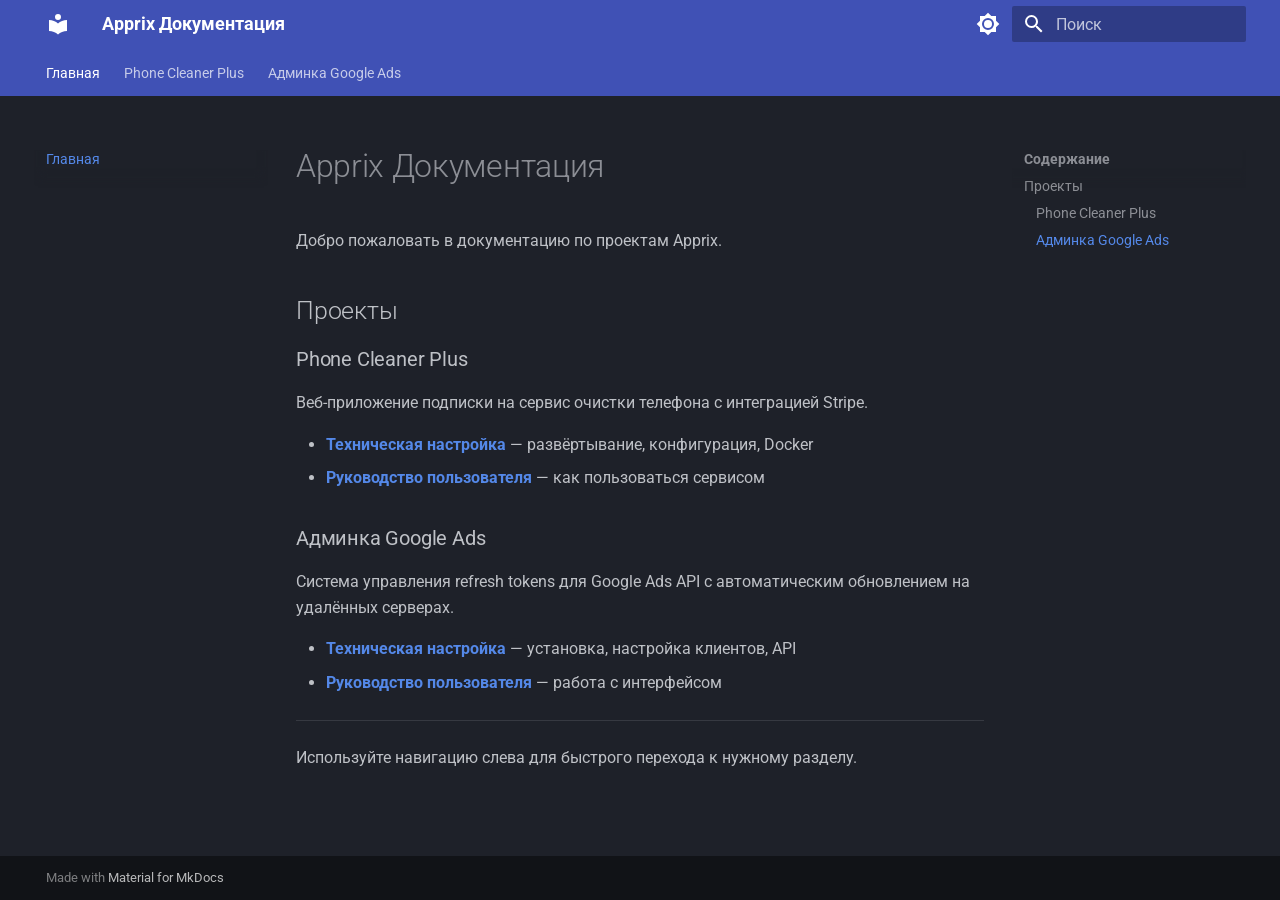
<file: site/index.html>
<!doctype html>
<html lang="ru" class="no-js">
  <head>
    
      <meta charset="utf-8">
      <meta name="viewport" content="width=device-width,initial-scale=1">
      
        <meta name="description" content="Документация по проектам Apprix">
      
      
      
        <link rel="canonical" href="https://mydomain.org/mysite/">
      
      
      
        <link rel="next" href="phone-cleaner-plus/">
      
      
        
      
      
      <link rel="icon" href="assets/images/favicon.png">
      <meta name="generator" content="mkdocs-1.6.1, mkdocs-material-9.7.2">
    
    
      
        <title>Apprix Документация</title>
      
    
    
      <link rel="stylesheet" href="assets/stylesheets/main.484c7ddc.min.css">
      
        
        <link rel="stylesheet" href="assets/stylesheets/palette.ab4e12ef.min.css">
      
      


    
    
      
    
    
      
        
        
        <link rel="preconnect" href="https://fonts.gstatic.com" crossorigin>
        <link rel="stylesheet" href="https://fonts.googleapis.com/css?family=Roboto:300,300i,400,400i,700,700i%7CRoboto+Mono:400,400i,700,700i&display=fallback">
        <style>:root{--md-text-font:"Roboto";--md-code-font:"Roboto Mono"}</style>
      
    
    
    <script>__md_scope=new URL(".",location),__md_hash=e=>[...e].reduce(((e,_)=>(e<<5)-e+_.charCodeAt(0)),0),__md_get=(e,_=localStorage,t=__md_scope)=>JSON.parse(_.getItem(t.pathname+"."+e)),__md_set=(e,_,t=localStorage,a=__md_scope)=>{try{t.setItem(a.pathname+"."+e,JSON.stringify(_))}catch(e){}}</script>
    
      

    
    
  </head>
  
  
    
    
      
    
    
    
    
    <body dir="ltr" data-md-color-scheme="slate" data-md-color-primary="indigo" data-md-color-accent="amber">
  
    
    <input class="md-toggle" data-md-toggle="drawer" type="checkbox" id="__drawer" autocomplete="off">
    <input class="md-toggle" data-md-toggle="search" type="checkbox" id="__search" autocomplete="off">
    <label class="md-overlay" for="__drawer"></label>
    <div data-md-component="skip">
      
        
        <a href="#apprix" class="md-skip">
          Перейти к содержанию
        </a>
      
    </div>
    <div data-md-component="announce">
      
    </div>
    
    
      

<header class="md-header" data-md-component="header">
  <nav class="md-header__inner md-grid" aria-label="Верхний колонтитул">
    <a href="." title="Apprix Документация" class="md-header__button md-logo" aria-label="Apprix Документация" data-md-component="logo">
      
  
  <svg xmlns="http://www.w3.org/2000/svg" viewBox="0 0 24 24"><path d="M12 8a3 3 0 0 0 3-3 3 3 0 0 0-3-3 3 3 0 0 0-3 3 3 3 0 0 0 3 3m0 3.54C9.64 9.35 6.5 8 3 8v11c3.5 0 6.64 1.35 9 3.54 2.36-2.19 5.5-3.54 9-3.54V8c-3.5 0-6.64 1.35-9 3.54"/></svg>

    </a>
    <label class="md-header__button md-icon" for="__drawer">
      
      <svg xmlns="http://www.w3.org/2000/svg" viewBox="0 0 24 24"><path d="M3 6h18v2H3zm0 5h18v2H3zm0 5h18v2H3z"/></svg>
    </label>
    <div class="md-header__title" data-md-component="header-title">
      <div class="md-header__ellipsis">
        <div class="md-header__topic">
          <span class="md-ellipsis">
            Apprix Документация
          </span>
        </div>
        <div class="md-header__topic" data-md-component="header-topic">
          <span class="md-ellipsis">
            
              Главная
            
          </span>
        </div>
      </div>
    </div>
    
      
        <form class="md-header__option" data-md-component="palette">
  
    
    
    
    <input class="md-option" data-md-color-media="" data-md-color-scheme="slate" data-md-color-primary="indigo" data-md-color-accent="amber"  aria-label="Переключить тему"  type="radio" name="__palette" id="__palette_0">
    
      <label class="md-header__button md-icon" title="Переключить тему" for="__palette_1" hidden>
        <svg xmlns="http://www.w3.org/2000/svg" viewBox="0 0 24 24"><path d="M12 8a4 4 0 0 0-4 4 4 4 0 0 0 4 4 4 4 0 0 0 4-4 4 4 0 0 0-4-4m0 10a6 6 0 0 1-6-6 6 6 0 0 1 6-6 6 6 0 0 1 6 6 6 6 0 0 1-6 6m8-9.31V4h-4.69L12 .69 8.69 4H4v4.69L.69 12 4 15.31V20h4.69L12 23.31 15.31 20H20v-4.69L23.31 12z"/></svg>
      </label>
    
  
    
    
    
    <input class="md-option" data-md-color-media="" data-md-color-scheme="default" data-md-color-primary="indigo" data-md-color-accent="amber"  aria-label="Переключить тему"  type="radio" name="__palette" id="__palette_1">
    
      <label class="md-header__button md-icon" title="Переключить тему" for="__palette_0" hidden>
        <svg xmlns="http://www.w3.org/2000/svg" viewBox="0 0 24 24"><path d="M12 18c-.89 0-1.74-.2-2.5-.55C11.56 16.5 13 14.42 13 12s-1.44-4.5-3.5-5.45C10.26 6.2 11.11 6 12 6a6 6 0 0 1 6 6 6 6 0 0 1-6 6m8-9.31V4h-4.69L12 .69 8.69 4H4v4.69L.69 12 4 15.31V20h4.69L12 23.31 15.31 20H20v-4.69L23.31 12z"/></svg>
      </label>
    
  
</form>
      
    
    
      <script>var palette=__md_get("__palette");if(palette&&palette.color){if("(prefers-color-scheme)"===palette.color.media){var media=matchMedia("(prefers-color-scheme: light)"),input=document.querySelector(media.matches?"[data-md-color-media='(prefers-color-scheme: light)']":"[data-md-color-media='(prefers-color-scheme: dark)']");palette.color.media=input.getAttribute("data-md-color-media"),palette.color.scheme=input.getAttribute("data-md-color-scheme"),palette.color.primary=input.getAttribute("data-md-color-primary"),palette.color.accent=input.getAttribute("data-md-color-accent")}for(var[key,value]of Object.entries(palette.color))document.body.setAttribute("data-md-color-"+key,value)}</script>
    
    
    
      
      
        <label class="md-header__button md-icon" for="__search">
          
          <svg xmlns="http://www.w3.org/2000/svg" viewBox="0 0 24 24"><path d="M9.5 3A6.5 6.5 0 0 1 16 9.5c0 1.61-.59 3.09-1.56 4.23l.27.27h.79l5 5-1.5 1.5-5-5v-.79l-.27-.27A6.52 6.52 0 0 1 9.5 16 6.5 6.5 0 0 1 3 9.5 6.5 6.5 0 0 1 9.5 3m0 2C7 5 5 7 5 9.5S7 14 9.5 14 14 12 14 9.5 12 5 9.5 5"/></svg>
        </label>
        <div class="md-search" data-md-component="search" role="dialog">
  <label class="md-search__overlay" for="__search"></label>
  <div class="md-search__inner" role="search">
    <form class="md-search__form" name="search">
      <input type="text" class="md-search__input" name="query" aria-label="Поиск" placeholder="Поиск" autocapitalize="off" autocorrect="off" autocomplete="off" spellcheck="false" data-md-component="search-query" required>
      <label class="md-search__icon md-icon" for="__search">
        
        <svg xmlns="http://www.w3.org/2000/svg" viewBox="0 0 24 24"><path d="M9.5 3A6.5 6.5 0 0 1 16 9.5c0 1.61-.59 3.09-1.56 4.23l.27.27h.79l5 5-1.5 1.5-5-5v-.79l-.27-.27A6.52 6.52 0 0 1 9.5 16 6.5 6.5 0 0 1 3 9.5 6.5 6.5 0 0 1 9.5 3m0 2C7 5 5 7 5 9.5S7 14 9.5 14 14 12 14 9.5 12 5 9.5 5"/></svg>
        
        <svg xmlns="http://www.w3.org/2000/svg" viewBox="0 0 24 24"><path d="M20 11v2H8l5.5 5.5-1.42 1.42L4.16 12l7.92-7.92L13.5 5.5 8 11z"/></svg>
      </label>
      <nav class="md-search__options" aria-label="Поиск">
        
        <button type="reset" class="md-search__icon md-icon" title="Очистить" aria-label="Очистить" tabindex="-1">
          
          <svg xmlns="http://www.w3.org/2000/svg" viewBox="0 0 24 24"><path d="M19 6.41 17.59 5 12 10.59 6.41 5 5 6.41 10.59 12 5 17.59 6.41 19 12 13.41 17.59 19 19 17.59 13.41 12z"/></svg>
        </button>
      </nav>
      
        <div class="md-search__suggest" data-md-component="search-suggest"></div>
      
    </form>
    <div class="md-search__output">
      <div class="md-search__scrollwrap" tabindex="0" data-md-scrollfix>
        <div class="md-search-result" data-md-component="search-result">
          <div class="md-search-result__meta">
            Инициализация поиска
          </div>
          <ol class="md-search-result__list" role="presentation"></ol>
        </div>
      </div>
    </div>
  </div>
</div>
      
    
    
  </nav>
  
</header>
    
    <div class="md-container" data-md-component="container">
      
      
        
          
            
<nav class="md-tabs" aria-label="Вкладки" data-md-component="tabs">
  <div class="md-grid">
    <ul class="md-tabs__list">
      
        
  
  
  
    
  
  
    <li class="md-tabs__item md-tabs__item--active">
      <a href="." class="md-tabs__link">
        
  
  
    
  
  Главная

      </a>
    </li>
  

      
        
  
  
  
  
    
    
      <li class="md-tabs__item">
        <a href="phone-cleaner-plus/" class="md-tabs__link">
          
  
  
  Phone Cleaner Plus

        </a>
      </li>
    
  

      
        
  
  
  
  
    
    
      <li class="md-tabs__item">
        <a href="admin-google-ads/" class="md-tabs__link">
          
  
  
  Админка Google Ads

        </a>
      </li>
    
  

      
    </ul>
  </div>
</nav>
          
        
      
      <main class="md-main" data-md-component="main">
        <div class="md-main__inner md-grid">
          
            
              
              <div class="md-sidebar md-sidebar--primary" data-md-component="sidebar" data-md-type="navigation" >
                <div class="md-sidebar__scrollwrap">
                  <div class="md-sidebar__inner">
                    


  


<nav class="md-nav md-nav--primary md-nav--lifted" aria-label="Навигация" data-md-level="0">
  <label class="md-nav__title" for="__drawer">
    <a href="." title="Apprix Документация" class="md-nav__button md-logo" aria-label="Apprix Документация" data-md-component="logo">
      
  
  <svg xmlns="http://www.w3.org/2000/svg" viewBox="0 0 24 24"><path d="M12 8a3 3 0 0 0 3-3 3 3 0 0 0-3-3 3 3 0 0 0-3 3 3 3 0 0 0 3 3m0 3.54C9.64 9.35 6.5 8 3 8v11c3.5 0 6.64 1.35 9 3.54 2.36-2.19 5.5-3.54 9-3.54V8c-3.5 0-6.64 1.35-9 3.54"/></svg>

    </a>
    Apprix Документация
  </label>
  
  <ul class="md-nav__list" data-md-scrollfix>
    
      
      
  
  
    
  
  
  
    <li class="md-nav__item md-nav__item--active">
      
      <input class="md-nav__toggle md-toggle" type="checkbox" id="__toc">
      
      
        
      
      
        <label class="md-nav__link md-nav__link--active" for="__toc">
          
  
  
  <span class="md-ellipsis">
    
  
    Главная
  

    
  </span>
  
  

          <span class="md-nav__icon md-icon"></span>
        </label>
      
      <a href="." class="md-nav__link md-nav__link--active">
        
  
  
  <span class="md-ellipsis">
    
  
    Главная
  

    
  </span>
  
  

      </a>
      
        

<nav class="md-nav md-nav--secondary" aria-label="Содержание">
  
  
  
    
  
  
    <label class="md-nav__title" for="__toc">
      <span class="md-nav__icon md-icon"></span>
      Содержание
    </label>
    <ul class="md-nav__list" data-md-component="toc" data-md-scrollfix>
      
        <li class="md-nav__item">
  <a href="#_1" class="md-nav__link">
    <span class="md-ellipsis">
      
        Проекты
      
    </span>
  </a>
  
    <nav class="md-nav" aria-label="Проекты">
      <ul class="md-nav__list">
        
          <li class="md-nav__item">
  <a href="#phone-cleaner-plus" class="md-nav__link">
    <span class="md-ellipsis">
      
        Phone Cleaner Plus
      
    </span>
  </a>
  
</li>
        
          <li class="md-nav__item">
  <a href="#google-ads" class="md-nav__link">
    <span class="md-ellipsis">
      
        Админка Google Ads
      
    </span>
  </a>
  
</li>
        
      </ul>
    </nav>
  
</li>
      
    </ul>
  
</nav>
      
    </li>
  

    
      
      
  
  
  
  
    
    
    
    
      
      
        
      
    
    
    <li class="md-nav__item md-nav__item--nested">
      
        
        
          
        
        <input class="md-nav__toggle md-toggle md-toggle--indeterminate" type="checkbox" id="__nav_2" >
        
          
          <label class="md-nav__link" for="__nav_2" id="__nav_2_label" tabindex="0">
            
  
  
  <span class="md-ellipsis">
    
  
    Phone Cleaner Plus
  

    
  </span>
  
  

            <span class="md-nav__icon md-icon"></span>
          </label>
        
        <nav class="md-nav" data-md-level="1" aria-labelledby="__nav_2_label" aria-expanded="false">
          <label class="md-nav__title" for="__nav_2">
            <span class="md-nav__icon md-icon"></span>
            
  
    Phone Cleaner Plus
  

          </label>
          <ul class="md-nav__list" data-md-scrollfix>
            
              
                
  
  
  
  
    <li class="md-nav__item">
      <a href="phone-cleaner-plus/" class="md-nav__link">
        
  
  
  <span class="md-ellipsis">
    
  
    Обзор
  

    
  </span>
  
  

      </a>
    </li>
  

              
            
              
                
  
  
  
  
    <li class="md-nav__item">
      <a href="phone-cleaner-plus/setup/" class="md-nav__link">
        
  
  
  <span class="md-ellipsis">
    
  
    Техническая настройка
  

    
  </span>
  
  

      </a>
    </li>
  

              
            
              
                
  
  
  
  
    <li class="md-nav__item">
      <a href="phone-cleaner-plus/user-guide/" class="md-nav__link">
        
  
  
  <span class="md-ellipsis">
    
  
    Руководство пользователя
  

    
  </span>
  
  

      </a>
    </li>
  

              
            
          </ul>
        </nav>
      
    </li>
  

    
      
      
  
  
  
  
    
    
    
    
      
      
        
      
    
    
    <li class="md-nav__item md-nav__item--nested">
      
        
        
          
        
        <input class="md-nav__toggle md-toggle md-toggle--indeterminate" type="checkbox" id="__nav_3" >
        
          
          <label class="md-nav__link" for="__nav_3" id="__nav_3_label" tabindex="0">
            
  
  
  <span class="md-ellipsis">
    
  
    Админка Google Ads
  

    
  </span>
  
  

            <span class="md-nav__icon md-icon"></span>
          </label>
        
        <nav class="md-nav" data-md-level="1" aria-labelledby="__nav_3_label" aria-expanded="false">
          <label class="md-nav__title" for="__nav_3">
            <span class="md-nav__icon md-icon"></span>
            
  
    Админка Google Ads
  

          </label>
          <ul class="md-nav__list" data-md-scrollfix>
            
              
                
  
  
  
  
    <li class="md-nav__item">
      <a href="admin-google-ads/" class="md-nav__link">
        
  
  
  <span class="md-ellipsis">
    
  
    Обзор
  

    
  </span>
  
  

      </a>
    </li>
  

              
            
              
                
  
  
  
  
    <li class="md-nav__item">
      <a href="admin-google-ads/setup/" class="md-nav__link">
        
  
  
  <span class="md-ellipsis">
    
  
    Техническая настройка
  

    
  </span>
  
  

      </a>
    </li>
  

              
            
              
                
  
  
  
  
    <li class="md-nav__item">
      <a href="admin-google-ads/user-guide/" class="md-nav__link">
        
  
  
  <span class="md-ellipsis">
    
  
    Руководство пользователя
  

    
  </span>
  
  

      </a>
    </li>
  

              
            
          </ul>
        </nav>
      
    </li>
  

    
  </ul>
</nav>
                  </div>
                </div>
              </div>
            
            
              
              <div class="md-sidebar md-sidebar--secondary" data-md-component="sidebar" data-md-type="toc" >
                <div class="md-sidebar__scrollwrap">
                  <div class="md-sidebar__inner">
                    

<nav class="md-nav md-nav--secondary" aria-label="Содержание">
  
  
  
    
  
  
    <label class="md-nav__title" for="__toc">
      <span class="md-nav__icon md-icon"></span>
      Содержание
    </label>
    <ul class="md-nav__list" data-md-component="toc" data-md-scrollfix>
      
        <li class="md-nav__item">
  <a href="#_1" class="md-nav__link">
    <span class="md-ellipsis">
      
        Проекты
      
    </span>
  </a>
  
    <nav class="md-nav" aria-label="Проекты">
      <ul class="md-nav__list">
        
          <li class="md-nav__item">
  <a href="#phone-cleaner-plus" class="md-nav__link">
    <span class="md-ellipsis">
      
        Phone Cleaner Plus
      
    </span>
  </a>
  
</li>
        
          <li class="md-nav__item">
  <a href="#google-ads" class="md-nav__link">
    <span class="md-ellipsis">
      
        Админка Google Ads
      
    </span>
  </a>
  
</li>
        
      </ul>
    </nav>
  
</li>
      
    </ul>
  
</nav>
                  </div>
                </div>
              </div>
            
          
          
            <div class="md-content" data-md-component="content">
              
              <article class="md-content__inner md-typeset">
                
                  



<h1 id="apprix">Apprix Документация</h1>
<p>Добро пожаловать в документацию по проектам Apprix.</p>
<h2 id="_1">Проекты</h2>
<h3 id="phone-cleaner-plus">Phone Cleaner Plus</h3>
<p>Веб-приложение подписки на сервис очистки телефона с интеграцией Stripe.</p>
<ul>
<li><a href="phone-cleaner-plus/setup/"><strong>Техническая настройка</strong></a> — развёртывание, конфигурация, Docker</li>
<li><a href="phone-cleaner-plus/user-guide/"><strong>Руководство пользователя</strong></a> — как пользоваться сервисом</li>
</ul>
<h3 id="google-ads">Админка Google Ads</h3>
<p>Система управления refresh tokens для Google Ads API с автоматическим обновлением на удалённых серверах.</p>
<ul>
<li><a href="admin-google-ads/setup/"><strong>Техническая настройка</strong></a> — установка, настройка клиентов, API</li>
<li><a href="admin-google-ads/user-guide/"><strong>Руководство пользователя</strong></a> — работа с интерфейсом</li>
</ul>
<hr />
<p>Используйте навигацию слева для быстрого перехода к нужному разделу.</p>












                
              </article>
            </div>
          
          
<script>var target=document.getElementById(location.hash.slice(1));target&&target.name&&(target.checked=target.name.startsWith("__tabbed_"))</script>
        </div>
        
          <button type="button" class="md-top md-icon" data-md-component="top" hidden>
  
  <svg xmlns="http://www.w3.org/2000/svg" viewBox="0 0 24 24"><path d="M13 20h-2V8l-5.5 5.5-1.42-1.42L12 4.16l7.92 7.92-1.42 1.42L13 8z"/></svg>
  К началу
</button>
        
      </main>
      
        <footer class="md-footer">
  
  <div class="md-footer-meta md-typeset">
    <div class="md-footer-meta__inner md-grid">
      <div class="md-copyright">
  
  
    Made with
    <a href="https://squidfunk.github.io/mkdocs-material/" target="_blank" rel="noopener">
      Material for MkDocs
    </a>
  
</div>
      
    </div>
  </div>
</footer>
      
    </div>
    <div class="md-dialog" data-md-component="dialog">
      <div class="md-dialog__inner md-typeset"></div>
    </div>
    
    
    
      
      
      <script id="__config" type="application/json">{"annotate": null, "base": ".", "features": ["navigation.tabs", "navigation.sections", "navigation.expand", "navigation.top", "search.suggest", "search.highlight"], "search": "assets/javascripts/workers/search.2c215733.min.js", "tags": null, "translations": {"clipboard.copied": "\u0421\u043a\u043e\u043f\u0438\u0440\u043e\u0432\u0430\u043d\u043e \u0432 \u0431\u0443\u0444\u0435\u0440", "clipboard.copy": "\u041a\u043e\u043f\u0438\u0440\u043e\u0432\u0430\u0442\u044c \u0432 \u0431\u0443\u0444\u0435\u0440", "search.result.more.one": "\u0415\u0449\u0451 1 \u043d\u0430 \u044d\u0442\u043e\u0439 \u0441\u0442\u0440\u0430\u043d\u0438\u0446\u0435", "search.result.more.other": "\u0415\u0449\u0451 # \u043d\u0430 \u044d\u0442\u043e\u0439 \u0441\u0442\u0440\u0430\u043d\u0438\u0446\u0435", "search.result.none": "\u0421\u043e\u0432\u043f\u0430\u0434\u0435\u043d\u0438\u0439 \u043d\u0435 \u043d\u0430\u0439\u0434\u0435\u043d\u043e", "search.result.one": "\u041d\u0430\u0439\u0434\u0435\u043d\u043e 1 \u0441\u043e\u0432\u043f\u0430\u0434\u0435\u043d\u0438\u0435", "search.result.other": "\u041d\u0430\u0439\u0434\u0435\u043d\u043e \u0441\u043e\u0432\u043f\u0430\u0434\u0435\u043d\u0438\u0439: #", "search.result.placeholder": "\u041d\u0430\u0447\u043d\u0438\u0442\u0435 \u043f\u0435\u0447\u0430\u0442\u0430\u0442\u044c \u0434\u043b\u044f \u043f\u043e\u0438\u0441\u043a\u0430", "search.result.term.missing": "\u041e\u0442\u0441\u0443\u0442\u0441\u0442\u0432\u0443\u0435\u0442", "select.version": "\u0412\u044b\u0431\u0435\u0440\u0438\u0442\u0435 \u0432\u0435\u0440\u0441\u0438\u044e"}, "version": null}</script>
    
    
      <script src="assets/javascripts/bundle.79ae519e.min.js"></script>
      
    
  </body>
</html>
</file>
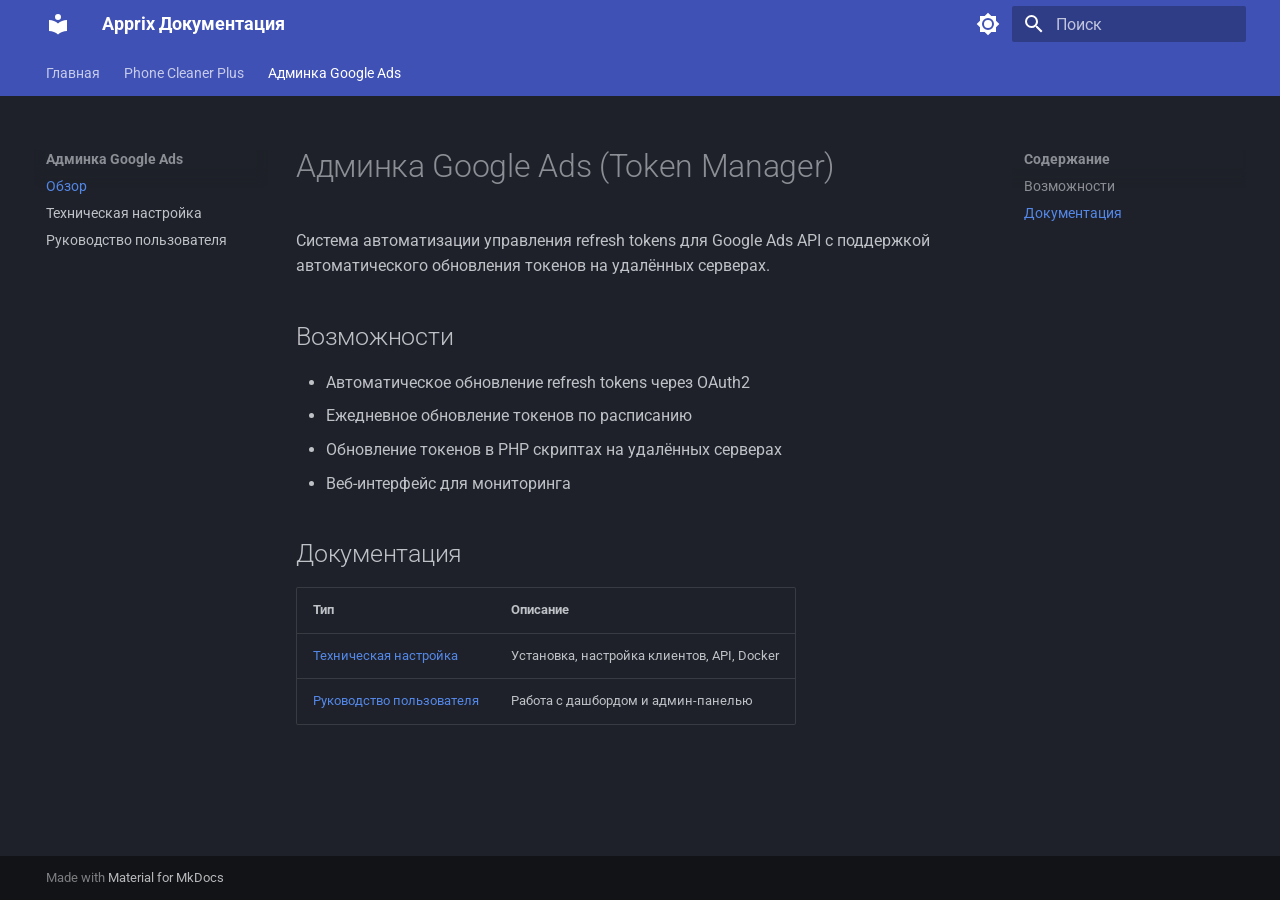
<file: site/admin-google-ads/index.html>
<!doctype html>
<html lang="ru" class="no-js">
  <head>
    
      <meta charset="utf-8">
      <meta name="viewport" content="width=device-width,initial-scale=1">
      
        <meta name="description" content="Документация по проектам Apprix">
      
      
      
        <link rel="canonical" href="https://mydomain.org/mysite/admin-google-ads/">
      
      
        <link rel="prev" href="../phone-cleaner-plus/user-guide/">
      
      
        <link rel="next" href="setup/">
      
      
        
      
      
      <link rel="icon" href="../assets/images/favicon.png">
      <meta name="generator" content="mkdocs-1.6.1, mkdocs-material-9.7.2">
    
    
      
        <title>Обзор - Apprix Документация</title>
      
    
    
      <link rel="stylesheet" href="../assets/stylesheets/main.484c7ddc.min.css">
      
        
        <link rel="stylesheet" href="../assets/stylesheets/palette.ab4e12ef.min.css">
      
      


    
    
      
    
    
      
        
        
        <link rel="preconnect" href="https://fonts.gstatic.com" crossorigin>
        <link rel="stylesheet" href="https://fonts.googleapis.com/css?family=Roboto:300,300i,400,400i,700,700i%7CRoboto+Mono:400,400i,700,700i&display=fallback">
        <style>:root{--md-text-font:"Roboto";--md-code-font:"Roboto Mono"}</style>
      
    
    
    <script>__md_scope=new URL("..",location),__md_hash=e=>[...e].reduce(((e,_)=>(e<<5)-e+_.charCodeAt(0)),0),__md_get=(e,_=localStorage,t=__md_scope)=>JSON.parse(_.getItem(t.pathname+"."+e)),__md_set=(e,_,t=localStorage,a=__md_scope)=>{try{t.setItem(a.pathname+"."+e,JSON.stringify(_))}catch(e){}}</script>
    
      

    
    
  </head>
  
  
    
    
      
    
    
    
    
    <body dir="ltr" data-md-color-scheme="slate" data-md-color-primary="indigo" data-md-color-accent="amber">
  
    
    <input class="md-toggle" data-md-toggle="drawer" type="checkbox" id="__drawer" autocomplete="off">
    <input class="md-toggle" data-md-toggle="search" type="checkbox" id="__search" autocomplete="off">
    <label class="md-overlay" for="__drawer"></label>
    <div data-md-component="skip">
      
        
        <a href="#google-ads-token-manager" class="md-skip">
          Перейти к содержанию
        </a>
      
    </div>
    <div data-md-component="announce">
      
    </div>
    
    
      

<header class="md-header" data-md-component="header">
  <nav class="md-header__inner md-grid" aria-label="Верхний колонтитул">
    <a href=".." title="Apprix Документация" class="md-header__button md-logo" aria-label="Apprix Документация" data-md-component="logo">
      
  
  <svg xmlns="http://www.w3.org/2000/svg" viewBox="0 0 24 24"><path d="M12 8a3 3 0 0 0 3-3 3 3 0 0 0-3-3 3 3 0 0 0-3 3 3 3 0 0 0 3 3m0 3.54C9.64 9.35 6.5 8 3 8v11c3.5 0 6.64 1.35 9 3.54 2.36-2.19 5.5-3.54 9-3.54V8c-3.5 0-6.64 1.35-9 3.54"/></svg>

    </a>
    <label class="md-header__button md-icon" for="__drawer">
      
      <svg xmlns="http://www.w3.org/2000/svg" viewBox="0 0 24 24"><path d="M3 6h18v2H3zm0 5h18v2H3zm0 5h18v2H3z"/></svg>
    </label>
    <div class="md-header__title" data-md-component="header-title">
      <div class="md-header__ellipsis">
        <div class="md-header__topic">
          <span class="md-ellipsis">
            Apprix Документация
          </span>
        </div>
        <div class="md-header__topic" data-md-component="header-topic">
          <span class="md-ellipsis">
            
              Обзор
            
          </span>
        </div>
      </div>
    </div>
    
      
        <form class="md-header__option" data-md-component="palette">
  
    
    
    
    <input class="md-option" data-md-color-media="" data-md-color-scheme="slate" data-md-color-primary="indigo" data-md-color-accent="amber"  aria-label="Переключить тему"  type="radio" name="__palette" id="__palette_0">
    
      <label class="md-header__button md-icon" title="Переключить тему" for="__palette_1" hidden>
        <svg xmlns="http://www.w3.org/2000/svg" viewBox="0 0 24 24"><path d="M12 8a4 4 0 0 0-4 4 4 4 0 0 0 4 4 4 4 0 0 0 4-4 4 4 0 0 0-4-4m0 10a6 6 0 0 1-6-6 6 6 0 0 1 6-6 6 6 0 0 1 6 6 6 6 0 0 1-6 6m8-9.31V4h-4.69L12 .69 8.69 4H4v4.69L.69 12 4 15.31V20h4.69L12 23.31 15.31 20H20v-4.69L23.31 12z"/></svg>
      </label>
    
  
    
    
    
    <input class="md-option" data-md-color-media="" data-md-color-scheme="default" data-md-color-primary="indigo" data-md-color-accent="amber"  aria-label="Переключить тему"  type="radio" name="__palette" id="__palette_1">
    
      <label class="md-header__button md-icon" title="Переключить тему" for="__palette_0" hidden>
        <svg xmlns="http://www.w3.org/2000/svg" viewBox="0 0 24 24"><path d="M12 18c-.89 0-1.74-.2-2.5-.55C11.56 16.5 13 14.42 13 12s-1.44-4.5-3.5-5.45C10.26 6.2 11.11 6 12 6a6 6 0 0 1 6 6 6 6 0 0 1-6 6m8-9.31V4h-4.69L12 .69 8.69 4H4v4.69L.69 12 4 15.31V20h4.69L12 23.31 15.31 20H20v-4.69L23.31 12z"/></svg>
      </label>
    
  
</form>
      
    
    
      <script>var palette=__md_get("__palette");if(palette&&palette.color){if("(prefers-color-scheme)"===palette.color.media){var media=matchMedia("(prefers-color-scheme: light)"),input=document.querySelector(media.matches?"[data-md-color-media='(prefers-color-scheme: light)']":"[data-md-color-media='(prefers-color-scheme: dark)']");palette.color.media=input.getAttribute("data-md-color-media"),palette.color.scheme=input.getAttribute("data-md-color-scheme"),palette.color.primary=input.getAttribute("data-md-color-primary"),palette.color.accent=input.getAttribute("data-md-color-accent")}for(var[key,value]of Object.entries(palette.color))document.body.setAttribute("data-md-color-"+key,value)}</script>
    
    
    
      
      
        <label class="md-header__button md-icon" for="__search">
          
          <svg xmlns="http://www.w3.org/2000/svg" viewBox="0 0 24 24"><path d="M9.5 3A6.5 6.5 0 0 1 16 9.5c0 1.61-.59 3.09-1.56 4.23l.27.27h.79l5 5-1.5 1.5-5-5v-.79l-.27-.27A6.52 6.52 0 0 1 9.5 16 6.5 6.5 0 0 1 3 9.5 6.5 6.5 0 0 1 9.5 3m0 2C7 5 5 7 5 9.5S7 14 9.5 14 14 12 14 9.5 12 5 9.5 5"/></svg>
        </label>
        <div class="md-search" data-md-component="search" role="dialog">
  <label class="md-search__overlay" for="__search"></label>
  <div class="md-search__inner" role="search">
    <form class="md-search__form" name="search">
      <input type="text" class="md-search__input" name="query" aria-label="Поиск" placeholder="Поиск" autocapitalize="off" autocorrect="off" autocomplete="off" spellcheck="false" data-md-component="search-query" required>
      <label class="md-search__icon md-icon" for="__search">
        
        <svg xmlns="http://www.w3.org/2000/svg" viewBox="0 0 24 24"><path d="M9.5 3A6.5 6.5 0 0 1 16 9.5c0 1.61-.59 3.09-1.56 4.23l.27.27h.79l5 5-1.5 1.5-5-5v-.79l-.27-.27A6.52 6.52 0 0 1 9.5 16 6.5 6.5 0 0 1 3 9.5 6.5 6.5 0 0 1 9.5 3m0 2C7 5 5 7 5 9.5S7 14 9.5 14 14 12 14 9.5 12 5 9.5 5"/></svg>
        
        <svg xmlns="http://www.w3.org/2000/svg" viewBox="0 0 24 24"><path d="M20 11v2H8l5.5 5.5-1.42 1.42L4.16 12l7.92-7.92L13.5 5.5 8 11z"/></svg>
      </label>
      <nav class="md-search__options" aria-label="Поиск">
        
        <button type="reset" class="md-search__icon md-icon" title="Очистить" aria-label="Очистить" tabindex="-1">
          
          <svg xmlns="http://www.w3.org/2000/svg" viewBox="0 0 24 24"><path d="M19 6.41 17.59 5 12 10.59 6.41 5 5 6.41 10.59 12 5 17.59 6.41 19 12 13.41 17.59 19 19 17.59 13.41 12z"/></svg>
        </button>
      </nav>
      
        <div class="md-search__suggest" data-md-component="search-suggest"></div>
      
    </form>
    <div class="md-search__output">
      <div class="md-search__scrollwrap" tabindex="0" data-md-scrollfix>
        <div class="md-search-result" data-md-component="search-result">
          <div class="md-search-result__meta">
            Инициализация поиска
          </div>
          <ol class="md-search-result__list" role="presentation"></ol>
        </div>
      </div>
    </div>
  </div>
</div>
      
    
    
  </nav>
  
</header>
    
    <div class="md-container" data-md-component="container">
      
      
        
          
            
<nav class="md-tabs" aria-label="Вкладки" data-md-component="tabs">
  <div class="md-grid">
    <ul class="md-tabs__list">
      
        
  
  
  
  
    <li class="md-tabs__item">
      <a href=".." class="md-tabs__link">
        
  
  
    
  
  Главная

      </a>
    </li>
  

      
        
  
  
  
  
    
    
      <li class="md-tabs__item">
        <a href="../phone-cleaner-plus/" class="md-tabs__link">
          
  
  
  Phone Cleaner Plus

        </a>
      </li>
    
  

      
        
  
  
  
    
  
  
    
    
      <li class="md-tabs__item md-tabs__item--active">
        <a href="./" class="md-tabs__link">
          
  
  
  Админка Google Ads

        </a>
      </li>
    
  

      
    </ul>
  </div>
</nav>
          
        
      
      <main class="md-main" data-md-component="main">
        <div class="md-main__inner md-grid">
          
            
              
              <div class="md-sidebar md-sidebar--primary" data-md-component="sidebar" data-md-type="navigation" >
                <div class="md-sidebar__scrollwrap">
                  <div class="md-sidebar__inner">
                    


  


<nav class="md-nav md-nav--primary md-nav--lifted" aria-label="Навигация" data-md-level="0">
  <label class="md-nav__title" for="__drawer">
    <a href=".." title="Apprix Документация" class="md-nav__button md-logo" aria-label="Apprix Документация" data-md-component="logo">
      
  
  <svg xmlns="http://www.w3.org/2000/svg" viewBox="0 0 24 24"><path d="M12 8a3 3 0 0 0 3-3 3 3 0 0 0-3-3 3 3 0 0 0-3 3 3 3 0 0 0 3 3m0 3.54C9.64 9.35 6.5 8 3 8v11c3.5 0 6.64 1.35 9 3.54 2.36-2.19 5.5-3.54 9-3.54V8c-3.5 0-6.64 1.35-9 3.54"/></svg>

    </a>
    Apprix Документация
  </label>
  
  <ul class="md-nav__list" data-md-scrollfix>
    
      
      
  
  
  
  
    <li class="md-nav__item">
      <a href=".." class="md-nav__link">
        
  
  
  <span class="md-ellipsis">
    
  
    Главная
  

    
  </span>
  
  

      </a>
    </li>
  

    
      
      
  
  
  
  
    
    
    
    
      
      
        
      
    
    
    <li class="md-nav__item md-nav__item--nested">
      
        
        
          
        
        <input class="md-nav__toggle md-toggle md-toggle--indeterminate" type="checkbox" id="__nav_2" >
        
          
          <label class="md-nav__link" for="__nav_2" id="__nav_2_label" tabindex="0">
            
  
  
  <span class="md-ellipsis">
    
  
    Phone Cleaner Plus
  

    
  </span>
  
  

            <span class="md-nav__icon md-icon"></span>
          </label>
        
        <nav class="md-nav" data-md-level="1" aria-labelledby="__nav_2_label" aria-expanded="false">
          <label class="md-nav__title" for="__nav_2">
            <span class="md-nav__icon md-icon"></span>
            
  
    Phone Cleaner Plus
  

          </label>
          <ul class="md-nav__list" data-md-scrollfix>
            
              
                
  
  
  
  
    <li class="md-nav__item">
      <a href="../phone-cleaner-plus/" class="md-nav__link">
        
  
  
  <span class="md-ellipsis">
    
  
    Обзор
  

    
  </span>
  
  

      </a>
    </li>
  

              
            
              
                
  
  
  
  
    <li class="md-nav__item">
      <a href="../phone-cleaner-plus/setup/" class="md-nav__link">
        
  
  
  <span class="md-ellipsis">
    
  
    Техническая настройка
  

    
  </span>
  
  

      </a>
    </li>
  

              
            
              
                
  
  
  
  
    <li class="md-nav__item">
      <a href="../phone-cleaner-plus/user-guide/" class="md-nav__link">
        
  
  
  <span class="md-ellipsis">
    
  
    Руководство пользователя
  

    
  </span>
  
  

      </a>
    </li>
  

              
            
          </ul>
        </nav>
      
    </li>
  

    
      
      
  
  
    
  
  
  
    
    
    
    
      
        
        
      
      
        
      
    
    
    <li class="md-nav__item md-nav__item--active md-nav__item--section md-nav__item--nested">
      
        
        
        <input class="md-nav__toggle md-toggle " type="checkbox" id="__nav_3" checked>
        
          
          <label class="md-nav__link" for="__nav_3" id="__nav_3_label" tabindex="">
            
  
  
  <span class="md-ellipsis">
    
  
    Админка Google Ads
  

    
  </span>
  
  

            <span class="md-nav__icon md-icon"></span>
          </label>
        
        <nav class="md-nav" data-md-level="1" aria-labelledby="__nav_3_label" aria-expanded="true">
          <label class="md-nav__title" for="__nav_3">
            <span class="md-nav__icon md-icon"></span>
            
  
    Админка Google Ads
  

          </label>
          <ul class="md-nav__list" data-md-scrollfix>
            
              
                
  
  
    
  
  
  
    <li class="md-nav__item md-nav__item--active">
      
      <input class="md-nav__toggle md-toggle" type="checkbox" id="__toc">
      
      
        
      
      
        <label class="md-nav__link md-nav__link--active" for="__toc">
          
  
  
  <span class="md-ellipsis">
    
  
    Обзор
  

    
  </span>
  
  

          <span class="md-nav__icon md-icon"></span>
        </label>
      
      <a href="./" class="md-nav__link md-nav__link--active">
        
  
  
  <span class="md-ellipsis">
    
  
    Обзор
  

    
  </span>
  
  

      </a>
      
        

<nav class="md-nav md-nav--secondary" aria-label="Содержание">
  
  
  
    
  
  
    <label class="md-nav__title" for="__toc">
      <span class="md-nav__icon md-icon"></span>
      Содержание
    </label>
    <ul class="md-nav__list" data-md-component="toc" data-md-scrollfix>
      
        <li class="md-nav__item">
  <a href="#_1" class="md-nav__link">
    <span class="md-ellipsis">
      
        Возможности
      
    </span>
  </a>
  
</li>
      
        <li class="md-nav__item">
  <a href="#_2" class="md-nav__link">
    <span class="md-ellipsis">
      
        Документация
      
    </span>
  </a>
  
</li>
      
    </ul>
  
</nav>
      
    </li>
  

              
            
              
                
  
  
  
  
    <li class="md-nav__item">
      <a href="setup/" class="md-nav__link">
        
  
  
  <span class="md-ellipsis">
    
  
    Техническая настройка
  

    
  </span>
  
  

      </a>
    </li>
  

              
            
              
                
  
  
  
  
    <li class="md-nav__item">
      <a href="user-guide/" class="md-nav__link">
        
  
  
  <span class="md-ellipsis">
    
  
    Руководство пользователя
  

    
  </span>
  
  

      </a>
    </li>
  

              
            
          </ul>
        </nav>
      
    </li>
  

    
  </ul>
</nav>
                  </div>
                </div>
              </div>
            
            
              
              <div class="md-sidebar md-sidebar--secondary" data-md-component="sidebar" data-md-type="toc" >
                <div class="md-sidebar__scrollwrap">
                  <div class="md-sidebar__inner">
                    

<nav class="md-nav md-nav--secondary" aria-label="Содержание">
  
  
  
    
  
  
    <label class="md-nav__title" for="__toc">
      <span class="md-nav__icon md-icon"></span>
      Содержание
    </label>
    <ul class="md-nav__list" data-md-component="toc" data-md-scrollfix>
      
        <li class="md-nav__item">
  <a href="#_1" class="md-nav__link">
    <span class="md-ellipsis">
      
        Возможности
      
    </span>
  </a>
  
</li>
      
        <li class="md-nav__item">
  <a href="#_2" class="md-nav__link">
    <span class="md-ellipsis">
      
        Документация
      
    </span>
  </a>
  
</li>
      
    </ul>
  
</nav>
                  </div>
                </div>
              </div>
            
          
          
            <div class="md-content" data-md-component="content">
              
              <article class="md-content__inner md-typeset">
                
                  



<h1 id="google-ads-token-manager">Админка Google Ads (Token Manager)</h1>
<p>Система автоматизации управления refresh tokens для Google Ads API с поддержкой автоматического обновления токенов на удалённых серверах.</p>
<h2 id="_1">Возможности</h2>
<ul>
<li>Автоматическое обновление refresh tokens через OAuth2</li>
<li>Ежедневное обновление токенов по расписанию</li>
<li>Обновление токенов в PHP скриптах на удалённых серверах</li>
<li>Веб-интерфейс для мониторинга</li>
</ul>
<h2 id="_2">Документация</h2>
<table>
<thead>
<tr>
<th>Тип</th>
<th>Описание</th>
</tr>
</thead>
<tbody>
<tr>
<td><a href="setup/">Техническая настройка</a></td>
<td>Установка, настройка клиентов, API, Docker</td>
</tr>
<tr>
<td><a href="user-guide/">Руководство пользователя</a></td>
<td>Работа с дашбордом и админ-панелью</td>
</tr>
</tbody>
</table>












                
              </article>
            </div>
          
          
<script>var target=document.getElementById(location.hash.slice(1));target&&target.name&&(target.checked=target.name.startsWith("__tabbed_"))</script>
        </div>
        
          <button type="button" class="md-top md-icon" data-md-component="top" hidden>
  
  <svg xmlns="http://www.w3.org/2000/svg" viewBox="0 0 24 24"><path d="M13 20h-2V8l-5.5 5.5-1.42-1.42L12 4.16l7.92 7.92-1.42 1.42L13 8z"/></svg>
  К началу
</button>
        
      </main>
      
        <footer class="md-footer">
  
  <div class="md-footer-meta md-typeset">
    <div class="md-footer-meta__inner md-grid">
      <div class="md-copyright">
  
  
    Made with
    <a href="https://squidfunk.github.io/mkdocs-material/" target="_blank" rel="noopener">
      Material for MkDocs
    </a>
  
</div>
      
    </div>
  </div>
</footer>
      
    </div>
    <div class="md-dialog" data-md-component="dialog">
      <div class="md-dialog__inner md-typeset"></div>
    </div>
    
    
    
      
      
      <script id="__config" type="application/json">{"annotate": null, "base": "..", "features": ["navigation.tabs", "navigation.sections", "navigation.expand", "navigation.top", "search.suggest", "search.highlight"], "search": "../assets/javascripts/workers/search.2c215733.min.js", "tags": null, "translations": {"clipboard.copied": "\u0421\u043a\u043e\u043f\u0438\u0440\u043e\u0432\u0430\u043d\u043e \u0432 \u0431\u0443\u0444\u0435\u0440", "clipboard.copy": "\u041a\u043e\u043f\u0438\u0440\u043e\u0432\u0430\u0442\u044c \u0432 \u0431\u0443\u0444\u0435\u0440", "search.result.more.one": "\u0415\u0449\u0451 1 \u043d\u0430 \u044d\u0442\u043e\u0439 \u0441\u0442\u0440\u0430\u043d\u0438\u0446\u0435", "search.result.more.other": "\u0415\u0449\u0451 # \u043d\u0430 \u044d\u0442\u043e\u0439 \u0441\u0442\u0440\u0430\u043d\u0438\u0446\u0435", "search.result.none": "\u0421\u043e\u0432\u043f\u0430\u0434\u0435\u043d\u0438\u0439 \u043d\u0435 \u043d\u0430\u0439\u0434\u0435\u043d\u043e", "search.result.one": "\u041d\u0430\u0439\u0434\u0435\u043d\u043e 1 \u0441\u043e\u0432\u043f\u0430\u0434\u0435\u043d\u0438\u0435", "search.result.other": "\u041d\u0430\u0439\u0434\u0435\u043d\u043e \u0441\u043e\u0432\u043f\u0430\u0434\u0435\u043d\u0438\u0439: #", "search.result.placeholder": "\u041d\u0430\u0447\u043d\u0438\u0442\u0435 \u043f\u0435\u0447\u0430\u0442\u0430\u0442\u044c \u0434\u043b\u044f \u043f\u043e\u0438\u0441\u043a\u0430", "search.result.term.missing": "\u041e\u0442\u0441\u0443\u0442\u0441\u0442\u0432\u0443\u0435\u0442", "select.version": "\u0412\u044b\u0431\u0435\u0440\u0438\u0442\u0435 \u0432\u0435\u0440\u0441\u0438\u044e"}, "version": null}</script>
    
    
      <script src="../assets/javascripts/bundle.79ae519e.min.js"></script>
      
    
  </body>
</html>
</file>
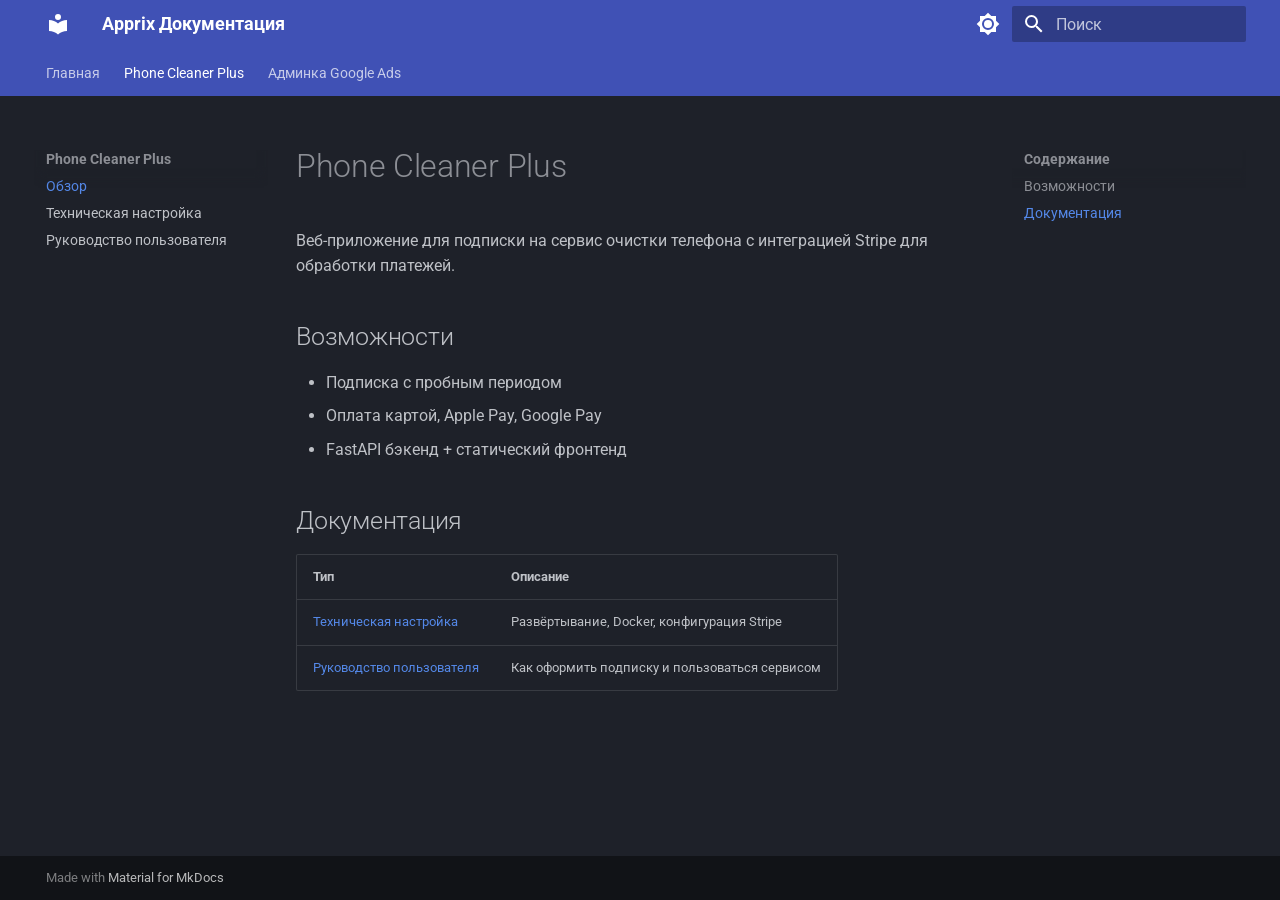
<file: site/phone-cleaner-plus/index.html>
<!doctype html>
<html lang="ru" class="no-js">
  <head>
    
      <meta charset="utf-8">
      <meta name="viewport" content="width=device-width,initial-scale=1">
      
        <meta name="description" content="Документация по проектам Apprix">
      
      
      
        <link rel="canonical" href="https://mydomain.org/mysite/phone-cleaner-plus/">
      
      
        <link rel="prev" href="..">
      
      
        <link rel="next" href="setup/">
      
      
        
      
      
      <link rel="icon" href="../assets/images/favicon.png">
      <meta name="generator" content="mkdocs-1.6.1, mkdocs-material-9.7.2">
    
    
      
        <title>Обзор - Apprix Документация</title>
      
    
    
      <link rel="stylesheet" href="../assets/stylesheets/main.484c7ddc.min.css">
      
        
        <link rel="stylesheet" href="../assets/stylesheets/palette.ab4e12ef.min.css">
      
      


    
    
      
    
    
      
        
        
        <link rel="preconnect" href="https://fonts.gstatic.com" crossorigin>
        <link rel="stylesheet" href="https://fonts.googleapis.com/css?family=Roboto:300,300i,400,400i,700,700i%7CRoboto+Mono:400,400i,700,700i&display=fallback">
        <style>:root{--md-text-font:"Roboto";--md-code-font:"Roboto Mono"}</style>
      
    
    
    <script>__md_scope=new URL("..",location),__md_hash=e=>[...e].reduce(((e,_)=>(e<<5)-e+_.charCodeAt(0)),0),__md_get=(e,_=localStorage,t=__md_scope)=>JSON.parse(_.getItem(t.pathname+"."+e)),__md_set=(e,_,t=localStorage,a=__md_scope)=>{try{t.setItem(a.pathname+"."+e,JSON.stringify(_))}catch(e){}}</script>
    
      

    
    
  </head>
  
  
    
    
      
    
    
    
    
    <body dir="ltr" data-md-color-scheme="slate" data-md-color-primary="indigo" data-md-color-accent="amber">
  
    
    <input class="md-toggle" data-md-toggle="drawer" type="checkbox" id="__drawer" autocomplete="off">
    <input class="md-toggle" data-md-toggle="search" type="checkbox" id="__search" autocomplete="off">
    <label class="md-overlay" for="__drawer"></label>
    <div data-md-component="skip">
      
        
        <a href="#phone-cleaner-plus" class="md-skip">
          Перейти к содержанию
        </a>
      
    </div>
    <div data-md-component="announce">
      
    </div>
    
    
      

<header class="md-header" data-md-component="header">
  <nav class="md-header__inner md-grid" aria-label="Верхний колонтитул">
    <a href=".." title="Apprix Документация" class="md-header__button md-logo" aria-label="Apprix Документация" data-md-component="logo">
      
  
  <svg xmlns="http://www.w3.org/2000/svg" viewBox="0 0 24 24"><path d="M12 8a3 3 0 0 0 3-3 3 3 0 0 0-3-3 3 3 0 0 0-3 3 3 3 0 0 0 3 3m0 3.54C9.64 9.35 6.5 8 3 8v11c3.5 0 6.64 1.35 9 3.54 2.36-2.19 5.5-3.54 9-3.54V8c-3.5 0-6.64 1.35-9 3.54"/></svg>

    </a>
    <label class="md-header__button md-icon" for="__drawer">
      
      <svg xmlns="http://www.w3.org/2000/svg" viewBox="0 0 24 24"><path d="M3 6h18v2H3zm0 5h18v2H3zm0 5h18v2H3z"/></svg>
    </label>
    <div class="md-header__title" data-md-component="header-title">
      <div class="md-header__ellipsis">
        <div class="md-header__topic">
          <span class="md-ellipsis">
            Apprix Документация
          </span>
        </div>
        <div class="md-header__topic" data-md-component="header-topic">
          <span class="md-ellipsis">
            
              Обзор
            
          </span>
        </div>
      </div>
    </div>
    
      
        <form class="md-header__option" data-md-component="palette">
  
    
    
    
    <input class="md-option" data-md-color-media="" data-md-color-scheme="slate" data-md-color-primary="indigo" data-md-color-accent="amber"  aria-label="Переключить тему"  type="radio" name="__palette" id="__palette_0">
    
      <label class="md-header__button md-icon" title="Переключить тему" for="__palette_1" hidden>
        <svg xmlns="http://www.w3.org/2000/svg" viewBox="0 0 24 24"><path d="M12 8a4 4 0 0 0-4 4 4 4 0 0 0 4 4 4 4 0 0 0 4-4 4 4 0 0 0-4-4m0 10a6 6 0 0 1-6-6 6 6 0 0 1 6-6 6 6 0 0 1 6 6 6 6 0 0 1-6 6m8-9.31V4h-4.69L12 .69 8.69 4H4v4.69L.69 12 4 15.31V20h4.69L12 23.31 15.31 20H20v-4.69L23.31 12z"/></svg>
      </label>
    
  
    
    
    
    <input class="md-option" data-md-color-media="" data-md-color-scheme="default" data-md-color-primary="indigo" data-md-color-accent="amber"  aria-label="Переключить тему"  type="radio" name="__palette" id="__palette_1">
    
      <label class="md-header__button md-icon" title="Переключить тему" for="__palette_0" hidden>
        <svg xmlns="http://www.w3.org/2000/svg" viewBox="0 0 24 24"><path d="M12 18c-.89 0-1.74-.2-2.5-.55C11.56 16.5 13 14.42 13 12s-1.44-4.5-3.5-5.45C10.26 6.2 11.11 6 12 6a6 6 0 0 1 6 6 6 6 0 0 1-6 6m8-9.31V4h-4.69L12 .69 8.69 4H4v4.69L.69 12 4 15.31V20h4.69L12 23.31 15.31 20H20v-4.69L23.31 12z"/></svg>
      </label>
    
  
</form>
      
    
    
      <script>var palette=__md_get("__palette");if(palette&&palette.color){if("(prefers-color-scheme)"===palette.color.media){var media=matchMedia("(prefers-color-scheme: light)"),input=document.querySelector(media.matches?"[data-md-color-media='(prefers-color-scheme: light)']":"[data-md-color-media='(prefers-color-scheme: dark)']");palette.color.media=input.getAttribute("data-md-color-media"),palette.color.scheme=input.getAttribute("data-md-color-scheme"),palette.color.primary=input.getAttribute("data-md-color-primary"),palette.color.accent=input.getAttribute("data-md-color-accent")}for(var[key,value]of Object.entries(palette.color))document.body.setAttribute("data-md-color-"+key,value)}</script>
    
    
    
      
      
        <label class="md-header__button md-icon" for="__search">
          
          <svg xmlns="http://www.w3.org/2000/svg" viewBox="0 0 24 24"><path d="M9.5 3A6.5 6.5 0 0 1 16 9.5c0 1.61-.59 3.09-1.56 4.23l.27.27h.79l5 5-1.5 1.5-5-5v-.79l-.27-.27A6.52 6.52 0 0 1 9.5 16 6.5 6.5 0 0 1 3 9.5 6.5 6.5 0 0 1 9.5 3m0 2C7 5 5 7 5 9.5S7 14 9.5 14 14 12 14 9.5 12 5 9.5 5"/></svg>
        </label>
        <div class="md-search" data-md-component="search" role="dialog">
  <label class="md-search__overlay" for="__search"></label>
  <div class="md-search__inner" role="search">
    <form class="md-search__form" name="search">
      <input type="text" class="md-search__input" name="query" aria-label="Поиск" placeholder="Поиск" autocapitalize="off" autocorrect="off" autocomplete="off" spellcheck="false" data-md-component="search-query" required>
      <label class="md-search__icon md-icon" for="__search">
        
        <svg xmlns="http://www.w3.org/2000/svg" viewBox="0 0 24 24"><path d="M9.5 3A6.5 6.5 0 0 1 16 9.5c0 1.61-.59 3.09-1.56 4.23l.27.27h.79l5 5-1.5 1.5-5-5v-.79l-.27-.27A6.52 6.52 0 0 1 9.5 16 6.5 6.5 0 0 1 3 9.5 6.5 6.5 0 0 1 9.5 3m0 2C7 5 5 7 5 9.5S7 14 9.5 14 14 12 14 9.5 12 5 9.5 5"/></svg>
        
        <svg xmlns="http://www.w3.org/2000/svg" viewBox="0 0 24 24"><path d="M20 11v2H8l5.5 5.5-1.42 1.42L4.16 12l7.92-7.92L13.5 5.5 8 11z"/></svg>
      </label>
      <nav class="md-search__options" aria-label="Поиск">
        
        <button type="reset" class="md-search__icon md-icon" title="Очистить" aria-label="Очистить" tabindex="-1">
          
          <svg xmlns="http://www.w3.org/2000/svg" viewBox="0 0 24 24"><path d="M19 6.41 17.59 5 12 10.59 6.41 5 5 6.41 10.59 12 5 17.59 6.41 19 12 13.41 17.59 19 19 17.59 13.41 12z"/></svg>
        </button>
      </nav>
      
        <div class="md-search__suggest" data-md-component="search-suggest"></div>
      
    </form>
    <div class="md-search__output">
      <div class="md-search__scrollwrap" tabindex="0" data-md-scrollfix>
        <div class="md-search-result" data-md-component="search-result">
          <div class="md-search-result__meta">
            Инициализация поиска
          </div>
          <ol class="md-search-result__list" role="presentation"></ol>
        </div>
      </div>
    </div>
  </div>
</div>
      
    
    
  </nav>
  
</header>
    
    <div class="md-container" data-md-component="container">
      
      
        
          
            
<nav class="md-tabs" aria-label="Вкладки" data-md-component="tabs">
  <div class="md-grid">
    <ul class="md-tabs__list">
      
        
  
  
  
  
    <li class="md-tabs__item">
      <a href=".." class="md-tabs__link">
        
  
  
    
  
  Главная

      </a>
    </li>
  

      
        
  
  
  
    
  
  
    
    
      <li class="md-tabs__item md-tabs__item--active">
        <a href="./" class="md-tabs__link">
          
  
  
  Phone Cleaner Plus

        </a>
      </li>
    
  

      
        
  
  
  
  
    
    
      <li class="md-tabs__item">
        <a href="../admin-google-ads/" class="md-tabs__link">
          
  
  
  Админка Google Ads

        </a>
      </li>
    
  

      
    </ul>
  </div>
</nav>
          
        
      
      <main class="md-main" data-md-component="main">
        <div class="md-main__inner md-grid">
          
            
              
              <div class="md-sidebar md-sidebar--primary" data-md-component="sidebar" data-md-type="navigation" >
                <div class="md-sidebar__scrollwrap">
                  <div class="md-sidebar__inner">
                    


  


<nav class="md-nav md-nav--primary md-nav--lifted" aria-label="Навигация" data-md-level="0">
  <label class="md-nav__title" for="__drawer">
    <a href=".." title="Apprix Документация" class="md-nav__button md-logo" aria-label="Apprix Документация" data-md-component="logo">
      
  
  <svg xmlns="http://www.w3.org/2000/svg" viewBox="0 0 24 24"><path d="M12 8a3 3 0 0 0 3-3 3 3 0 0 0-3-3 3 3 0 0 0-3 3 3 3 0 0 0 3 3m0 3.54C9.64 9.35 6.5 8 3 8v11c3.5 0 6.64 1.35 9 3.54 2.36-2.19 5.5-3.54 9-3.54V8c-3.5 0-6.64 1.35-9 3.54"/></svg>

    </a>
    Apprix Документация
  </label>
  
  <ul class="md-nav__list" data-md-scrollfix>
    
      
      
  
  
  
  
    <li class="md-nav__item">
      <a href=".." class="md-nav__link">
        
  
  
  <span class="md-ellipsis">
    
  
    Главная
  

    
  </span>
  
  

      </a>
    </li>
  

    
      
      
  
  
    
  
  
  
    
    
    
    
      
        
        
      
      
        
      
    
    
    <li class="md-nav__item md-nav__item--active md-nav__item--section md-nav__item--nested">
      
        
        
        <input class="md-nav__toggle md-toggle " type="checkbox" id="__nav_2" checked>
        
          
          <label class="md-nav__link" for="__nav_2" id="__nav_2_label" tabindex="">
            
  
  
  <span class="md-ellipsis">
    
  
    Phone Cleaner Plus
  

    
  </span>
  
  

            <span class="md-nav__icon md-icon"></span>
          </label>
        
        <nav class="md-nav" data-md-level="1" aria-labelledby="__nav_2_label" aria-expanded="true">
          <label class="md-nav__title" for="__nav_2">
            <span class="md-nav__icon md-icon"></span>
            
  
    Phone Cleaner Plus
  

          </label>
          <ul class="md-nav__list" data-md-scrollfix>
            
              
                
  
  
    
  
  
  
    <li class="md-nav__item md-nav__item--active">
      
      <input class="md-nav__toggle md-toggle" type="checkbox" id="__toc">
      
      
        
      
      
        <label class="md-nav__link md-nav__link--active" for="__toc">
          
  
  
  <span class="md-ellipsis">
    
  
    Обзор
  

    
  </span>
  
  

          <span class="md-nav__icon md-icon"></span>
        </label>
      
      <a href="./" class="md-nav__link md-nav__link--active">
        
  
  
  <span class="md-ellipsis">
    
  
    Обзор
  

    
  </span>
  
  

      </a>
      
        

<nav class="md-nav md-nav--secondary" aria-label="Содержание">
  
  
  
    
  
  
    <label class="md-nav__title" for="__toc">
      <span class="md-nav__icon md-icon"></span>
      Содержание
    </label>
    <ul class="md-nav__list" data-md-component="toc" data-md-scrollfix>
      
        <li class="md-nav__item">
  <a href="#_1" class="md-nav__link">
    <span class="md-ellipsis">
      
        Возможности
      
    </span>
  </a>
  
</li>
      
        <li class="md-nav__item">
  <a href="#_2" class="md-nav__link">
    <span class="md-ellipsis">
      
        Документация
      
    </span>
  </a>
  
</li>
      
    </ul>
  
</nav>
      
    </li>
  

              
            
              
                
  
  
  
  
    <li class="md-nav__item">
      <a href="setup/" class="md-nav__link">
        
  
  
  <span class="md-ellipsis">
    
  
    Техническая настройка
  

    
  </span>
  
  

      </a>
    </li>
  

              
            
              
                
  
  
  
  
    <li class="md-nav__item">
      <a href="user-guide/" class="md-nav__link">
        
  
  
  <span class="md-ellipsis">
    
  
    Руководство пользователя
  

    
  </span>
  
  

      </a>
    </li>
  

              
            
          </ul>
        </nav>
      
    </li>
  

    
      
      
  
  
  
  
    
    
    
    
      
      
        
      
    
    
    <li class="md-nav__item md-nav__item--nested">
      
        
        
          
        
        <input class="md-nav__toggle md-toggle md-toggle--indeterminate" type="checkbox" id="__nav_3" >
        
          
          <label class="md-nav__link" for="__nav_3" id="__nav_3_label" tabindex="0">
            
  
  
  <span class="md-ellipsis">
    
  
    Админка Google Ads
  

    
  </span>
  
  

            <span class="md-nav__icon md-icon"></span>
          </label>
        
        <nav class="md-nav" data-md-level="1" aria-labelledby="__nav_3_label" aria-expanded="false">
          <label class="md-nav__title" for="__nav_3">
            <span class="md-nav__icon md-icon"></span>
            
  
    Админка Google Ads
  

          </label>
          <ul class="md-nav__list" data-md-scrollfix>
            
              
                
  
  
  
  
    <li class="md-nav__item">
      <a href="../admin-google-ads/" class="md-nav__link">
        
  
  
  <span class="md-ellipsis">
    
  
    Обзор
  

    
  </span>
  
  

      </a>
    </li>
  

              
            
              
                
  
  
  
  
    <li class="md-nav__item">
      <a href="../admin-google-ads/setup/" class="md-nav__link">
        
  
  
  <span class="md-ellipsis">
    
  
    Техническая настройка
  

    
  </span>
  
  

      </a>
    </li>
  

              
            
              
                
  
  
  
  
    <li class="md-nav__item">
      <a href="../admin-google-ads/user-guide/" class="md-nav__link">
        
  
  
  <span class="md-ellipsis">
    
  
    Руководство пользователя
  

    
  </span>
  
  

      </a>
    </li>
  

              
            
          </ul>
        </nav>
      
    </li>
  

    
  </ul>
</nav>
                  </div>
                </div>
              </div>
            
            
              
              <div class="md-sidebar md-sidebar--secondary" data-md-component="sidebar" data-md-type="toc" >
                <div class="md-sidebar__scrollwrap">
                  <div class="md-sidebar__inner">
                    

<nav class="md-nav md-nav--secondary" aria-label="Содержание">
  
  
  
    
  
  
    <label class="md-nav__title" for="__toc">
      <span class="md-nav__icon md-icon"></span>
      Содержание
    </label>
    <ul class="md-nav__list" data-md-component="toc" data-md-scrollfix>
      
        <li class="md-nav__item">
  <a href="#_1" class="md-nav__link">
    <span class="md-ellipsis">
      
        Возможности
      
    </span>
  </a>
  
</li>
      
        <li class="md-nav__item">
  <a href="#_2" class="md-nav__link">
    <span class="md-ellipsis">
      
        Документация
      
    </span>
  </a>
  
</li>
      
    </ul>
  
</nav>
                  </div>
                </div>
              </div>
            
          
          
            <div class="md-content" data-md-component="content">
              
              <article class="md-content__inner md-typeset">
                
                  



<h1 id="phone-cleaner-plus">Phone Cleaner Plus</h1>
<p>Веб-приложение для подписки на сервис очистки телефона с интеграцией Stripe для обработки платежей.</p>
<h2 id="_1">Возможности</h2>
<ul>
<li>Подписка с пробным периодом</li>
<li>Оплата картой, Apple Pay, Google Pay</li>
<li>FastAPI бэкенд + статический фронтенд</li>
</ul>
<h2 id="_2">Документация</h2>
<table>
<thead>
<tr>
<th>Тип</th>
<th>Описание</th>
</tr>
</thead>
<tbody>
<tr>
<td><a href="setup/">Техническая настройка</a></td>
<td>Развёртывание, Docker, конфигурация Stripe</td>
</tr>
<tr>
<td><a href="user-guide/">Руководство пользователя</a></td>
<td>Как оформить подписку и пользоваться сервисом</td>
</tr>
</tbody>
</table>












                
              </article>
            </div>
          
          
<script>var target=document.getElementById(location.hash.slice(1));target&&target.name&&(target.checked=target.name.startsWith("__tabbed_"))</script>
        </div>
        
          <button type="button" class="md-top md-icon" data-md-component="top" hidden>
  
  <svg xmlns="http://www.w3.org/2000/svg" viewBox="0 0 24 24"><path d="M13 20h-2V8l-5.5 5.5-1.42-1.42L12 4.16l7.92 7.92-1.42 1.42L13 8z"/></svg>
  К началу
</button>
        
      </main>
      
        <footer class="md-footer">
  
  <div class="md-footer-meta md-typeset">
    <div class="md-footer-meta__inner md-grid">
      <div class="md-copyright">
  
  
    Made with
    <a href="https://squidfunk.github.io/mkdocs-material/" target="_blank" rel="noopener">
      Material for MkDocs
    </a>
  
</div>
      
    </div>
  </div>
</footer>
      
    </div>
    <div class="md-dialog" data-md-component="dialog">
      <div class="md-dialog__inner md-typeset"></div>
    </div>
    
    
    
      
      
      <script id="__config" type="application/json">{"annotate": null, "base": "..", "features": ["navigation.tabs", "navigation.sections", "navigation.expand", "navigation.top", "search.suggest", "search.highlight"], "search": "../assets/javascripts/workers/search.2c215733.min.js", "tags": null, "translations": {"clipboard.copied": "\u0421\u043a\u043e\u043f\u0438\u0440\u043e\u0432\u0430\u043d\u043e \u0432 \u0431\u0443\u0444\u0435\u0440", "clipboard.copy": "\u041a\u043e\u043f\u0438\u0440\u043e\u0432\u0430\u0442\u044c \u0432 \u0431\u0443\u0444\u0435\u0440", "search.result.more.one": "\u0415\u0449\u0451 1 \u043d\u0430 \u044d\u0442\u043e\u0439 \u0441\u0442\u0440\u0430\u043d\u0438\u0446\u0435", "search.result.more.other": "\u0415\u0449\u0451 # \u043d\u0430 \u044d\u0442\u043e\u0439 \u0441\u0442\u0440\u0430\u043d\u0438\u0446\u0435", "search.result.none": "\u0421\u043e\u0432\u043f\u0430\u0434\u0435\u043d\u0438\u0439 \u043d\u0435 \u043d\u0430\u0439\u0434\u0435\u043d\u043e", "search.result.one": "\u041d\u0430\u0439\u0434\u0435\u043d\u043e 1 \u0441\u043e\u0432\u043f\u0430\u0434\u0435\u043d\u0438\u0435", "search.result.other": "\u041d\u0430\u0439\u0434\u0435\u043d\u043e \u0441\u043e\u0432\u043f\u0430\u0434\u0435\u043d\u0438\u0439: #", "search.result.placeholder": "\u041d\u0430\u0447\u043d\u0438\u0442\u0435 \u043f\u0435\u0447\u0430\u0442\u0430\u0442\u044c \u0434\u043b\u044f \u043f\u043e\u0438\u0441\u043a\u0430", "search.result.term.missing": "\u041e\u0442\u0441\u0443\u0442\u0441\u0442\u0432\u0443\u0435\u0442", "select.version": "\u0412\u044b\u0431\u0435\u0440\u0438\u0442\u0435 \u0432\u0435\u0440\u0441\u0438\u044e"}, "version": null}</script>
    
    
      <script src="../assets/javascripts/bundle.79ae519e.min.js"></script>
      
    
  </body>
</html>
</file>
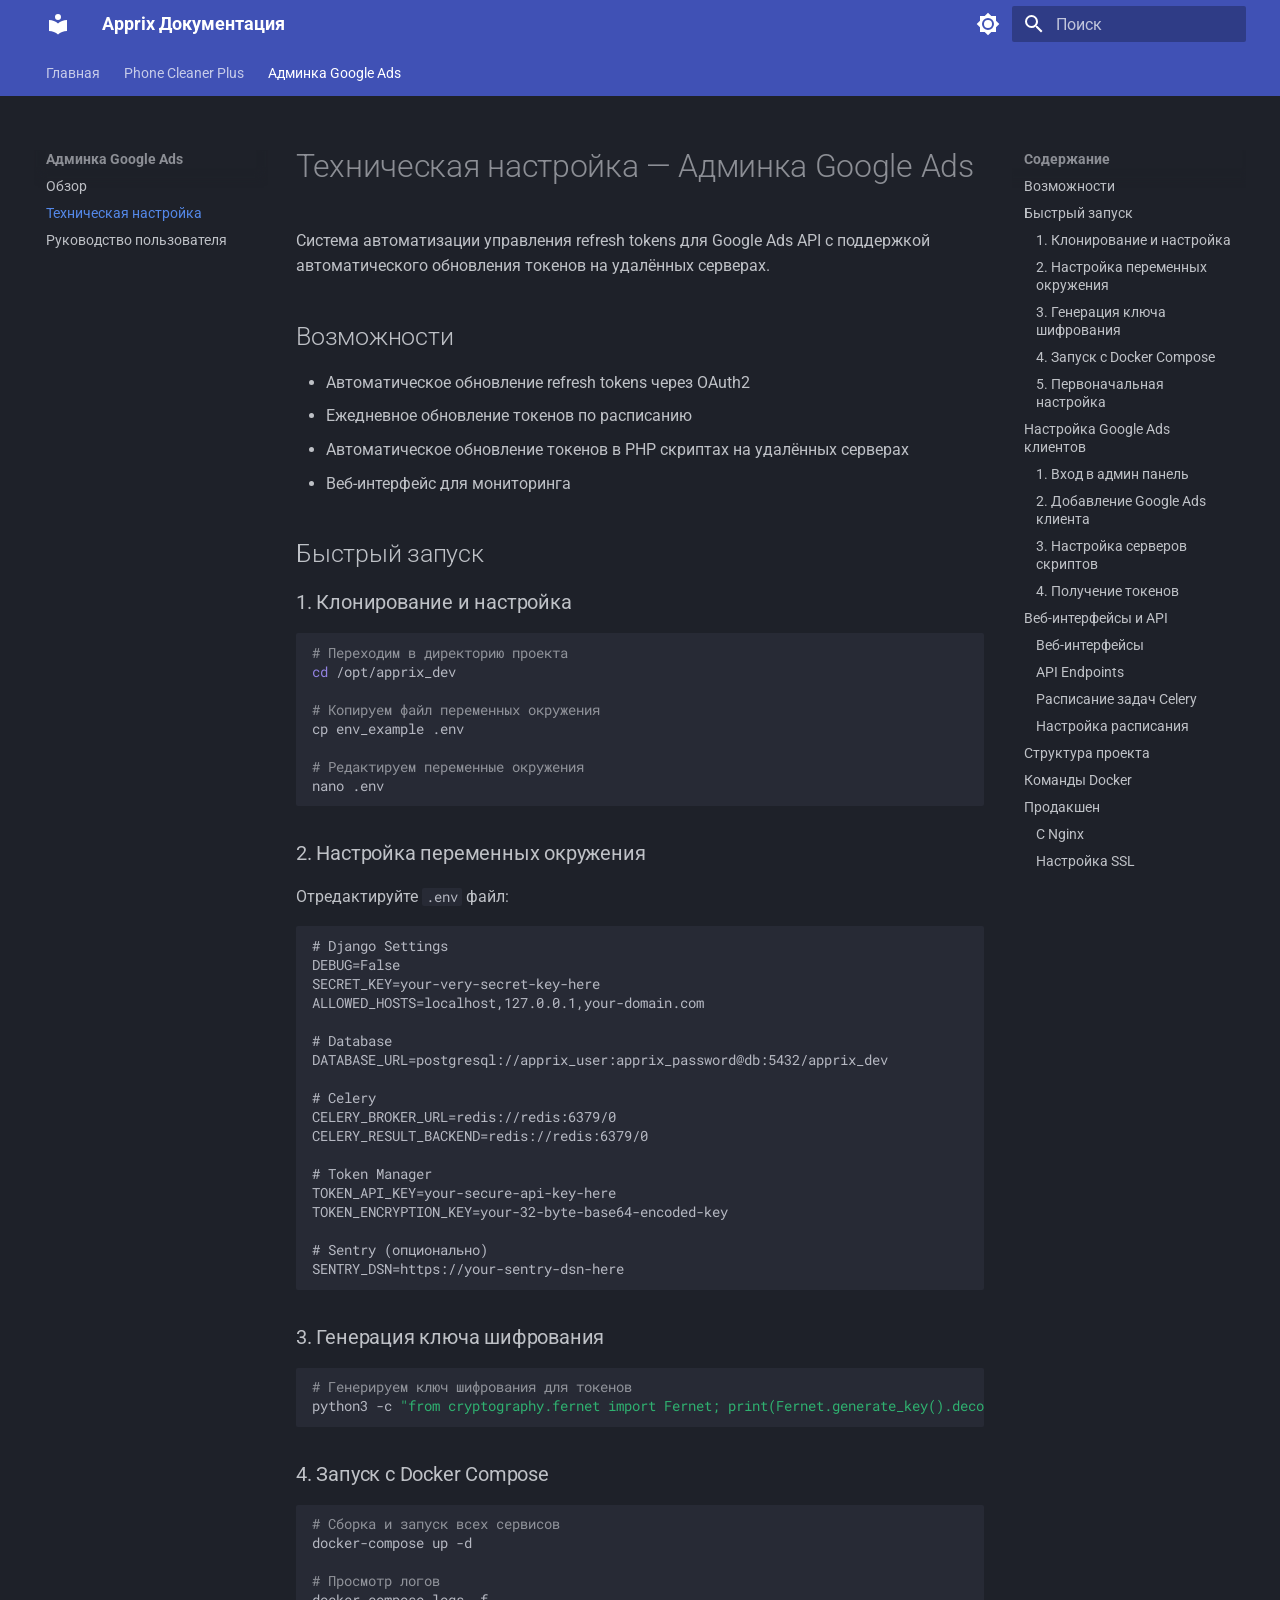
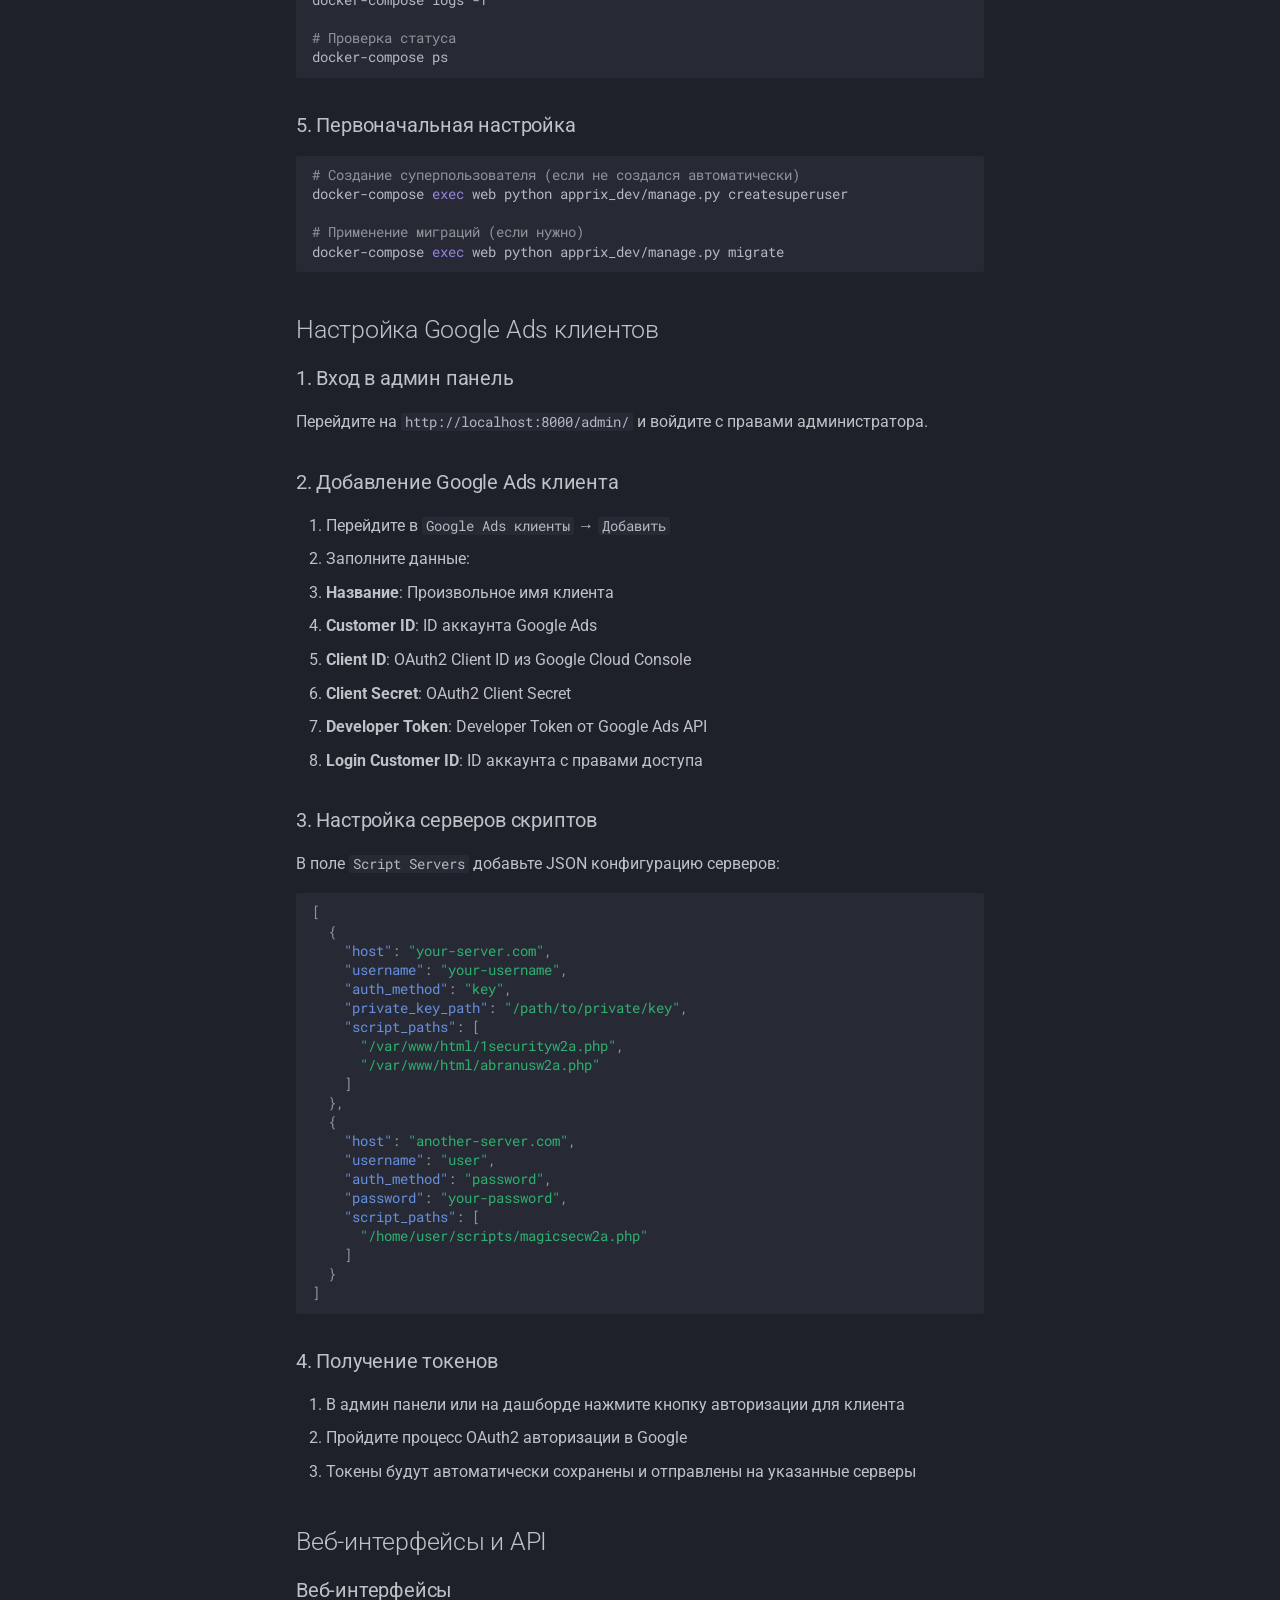
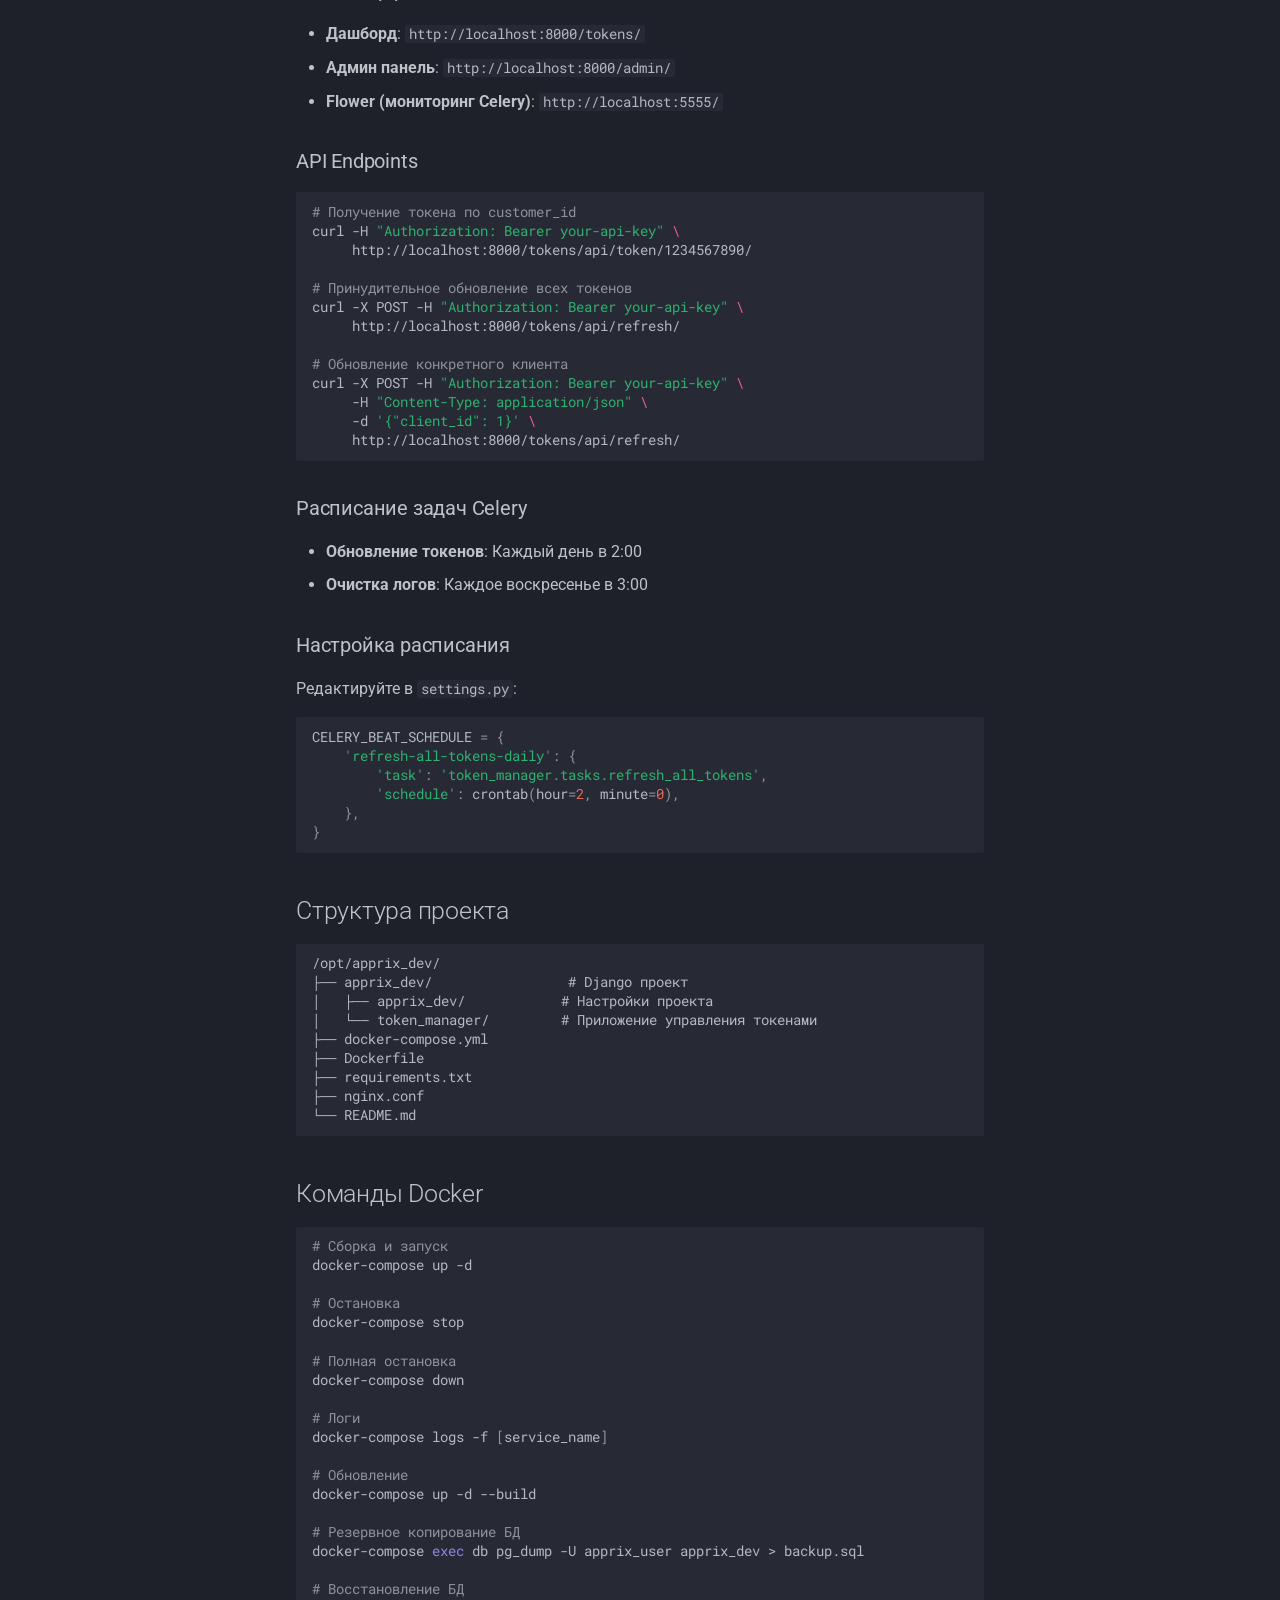
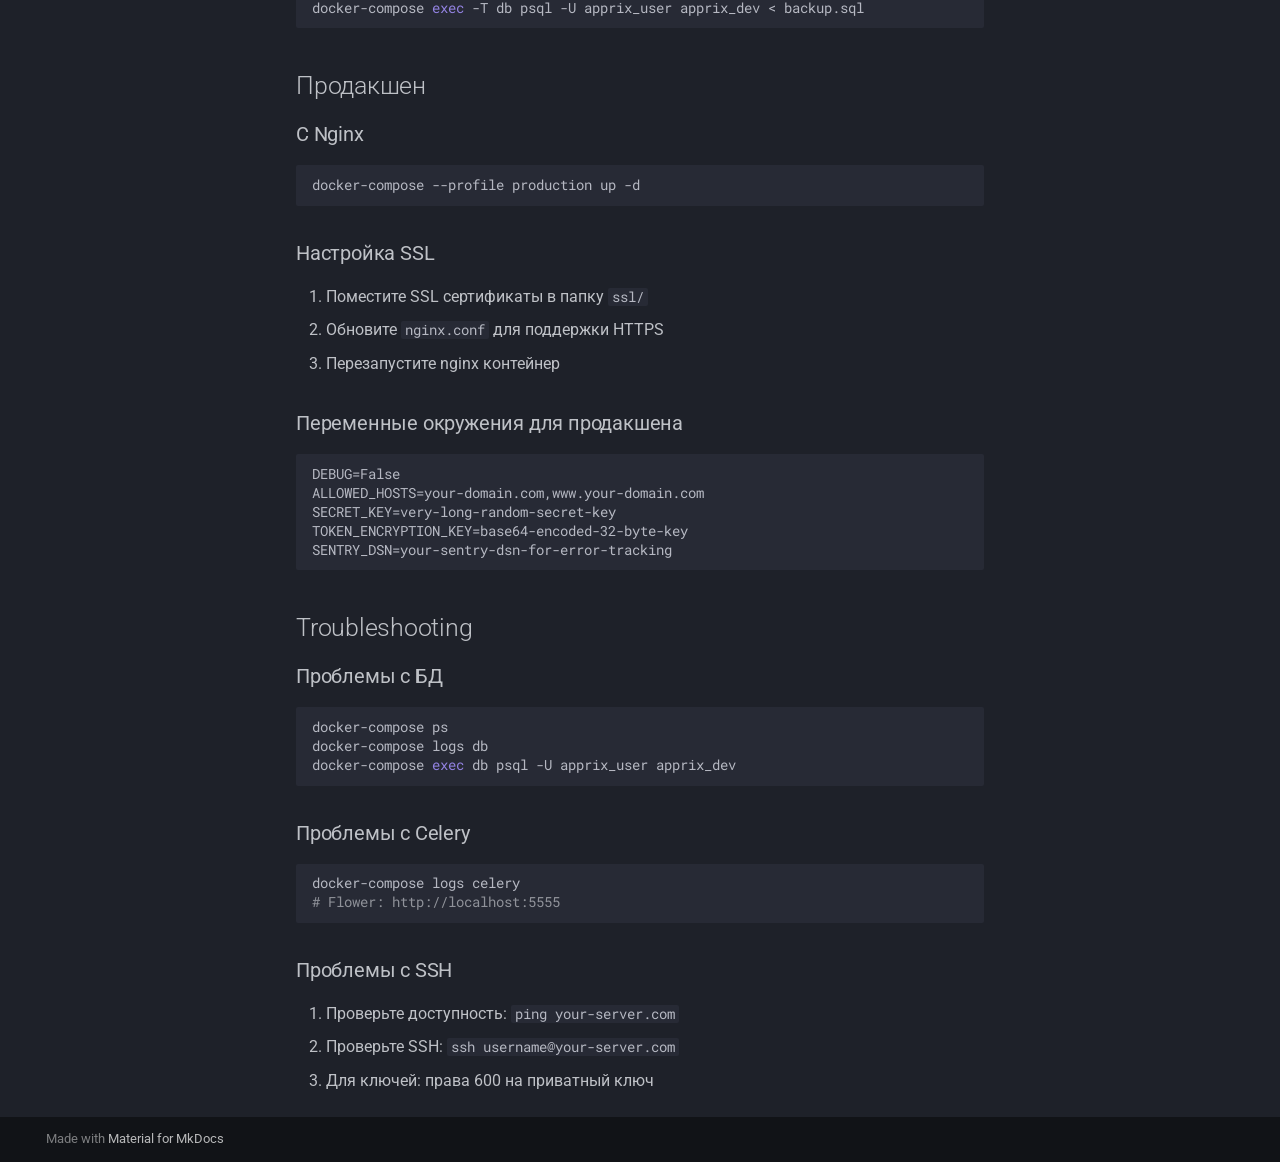
<file: site/admin-google-ads/setup/index.html>
<!doctype html>
<html lang="ru" class="no-js">
  <head>
    
      <meta charset="utf-8">
      <meta name="viewport" content="width=device-width,initial-scale=1">
      
        <meta name="description" content="Документация по проектам Apprix">
      
      
      
        <link rel="canonical" href="https://mydomain.org/mysite/admin-google-ads/setup/">
      
      
        <link rel="prev" href="../">
      
      
        <link rel="next" href="../user-guide/">
      
      
        
      
      
      <link rel="icon" href="../../assets/images/favicon.png">
      <meta name="generator" content="mkdocs-1.6.1, mkdocs-material-9.7.2">
    
    
      
        <title>Техническая настройка - Apprix Документация</title>
      
    
    
      <link rel="stylesheet" href="../../assets/stylesheets/main.484c7ddc.min.css">
      
        
        <link rel="stylesheet" href="../../assets/stylesheets/palette.ab4e12ef.min.css">
      
      


    
    
      
    
    
      
        
        
        <link rel="preconnect" href="https://fonts.gstatic.com" crossorigin>
        <link rel="stylesheet" href="https://fonts.googleapis.com/css?family=Roboto:300,300i,400,400i,700,700i%7CRoboto+Mono:400,400i,700,700i&display=fallback">
        <style>:root{--md-text-font:"Roboto";--md-code-font:"Roboto Mono"}</style>
      
    
    
    <script>__md_scope=new URL("../..",location),__md_hash=e=>[...e].reduce(((e,_)=>(e<<5)-e+_.charCodeAt(0)),0),__md_get=(e,_=localStorage,t=__md_scope)=>JSON.parse(_.getItem(t.pathname+"."+e)),__md_set=(e,_,t=localStorage,a=__md_scope)=>{try{t.setItem(a.pathname+"."+e,JSON.stringify(_))}catch(e){}}</script>
    
      

    
    
  </head>
  
  
    
    
      
    
    
    
    
    <body dir="ltr" data-md-color-scheme="slate" data-md-color-primary="indigo" data-md-color-accent="amber">
  
    
    <input class="md-toggle" data-md-toggle="drawer" type="checkbox" id="__drawer" autocomplete="off">
    <input class="md-toggle" data-md-toggle="search" type="checkbox" id="__search" autocomplete="off">
    <label class="md-overlay" for="__drawer"></label>
    <div data-md-component="skip">
      
        
        <a href="#google-ads" class="md-skip">
          Перейти к содержанию
        </a>
      
    </div>
    <div data-md-component="announce">
      
    </div>
    
    
      

<header class="md-header" data-md-component="header">
  <nav class="md-header__inner md-grid" aria-label="Верхний колонтитул">
    <a href="../.." title="Apprix Документация" class="md-header__button md-logo" aria-label="Apprix Документация" data-md-component="logo">
      
  
  <svg xmlns="http://www.w3.org/2000/svg" viewBox="0 0 24 24"><path d="M12 8a3 3 0 0 0 3-3 3 3 0 0 0-3-3 3 3 0 0 0-3 3 3 3 0 0 0 3 3m0 3.54C9.64 9.35 6.5 8 3 8v11c3.5 0 6.64 1.35 9 3.54 2.36-2.19 5.5-3.54 9-3.54V8c-3.5 0-6.64 1.35-9 3.54"/></svg>

    </a>
    <label class="md-header__button md-icon" for="__drawer">
      
      <svg xmlns="http://www.w3.org/2000/svg" viewBox="0 0 24 24"><path d="M3 6h18v2H3zm0 5h18v2H3zm0 5h18v2H3z"/></svg>
    </label>
    <div class="md-header__title" data-md-component="header-title">
      <div class="md-header__ellipsis">
        <div class="md-header__topic">
          <span class="md-ellipsis">
            Apprix Документация
          </span>
        </div>
        <div class="md-header__topic" data-md-component="header-topic">
          <span class="md-ellipsis">
            
              Техническая настройка
            
          </span>
        </div>
      </div>
    </div>
    
      
        <form class="md-header__option" data-md-component="palette">
  
    
    
    
    <input class="md-option" data-md-color-media="" data-md-color-scheme="slate" data-md-color-primary="indigo" data-md-color-accent="amber"  aria-label="Переключить тему"  type="radio" name="__palette" id="__palette_0">
    
      <label class="md-header__button md-icon" title="Переключить тему" for="__palette_1" hidden>
        <svg xmlns="http://www.w3.org/2000/svg" viewBox="0 0 24 24"><path d="M12 8a4 4 0 0 0-4 4 4 4 0 0 0 4 4 4 4 0 0 0 4-4 4 4 0 0 0-4-4m0 10a6 6 0 0 1-6-6 6 6 0 0 1 6-6 6 6 0 0 1 6 6 6 6 0 0 1-6 6m8-9.31V4h-4.69L12 .69 8.69 4H4v4.69L.69 12 4 15.31V20h4.69L12 23.31 15.31 20H20v-4.69L23.31 12z"/></svg>
      </label>
    
  
    
    
    
    <input class="md-option" data-md-color-media="" data-md-color-scheme="default" data-md-color-primary="indigo" data-md-color-accent="amber"  aria-label="Переключить тему"  type="radio" name="__palette" id="__palette_1">
    
      <label class="md-header__button md-icon" title="Переключить тему" for="__palette_0" hidden>
        <svg xmlns="http://www.w3.org/2000/svg" viewBox="0 0 24 24"><path d="M12 18c-.89 0-1.74-.2-2.5-.55C11.56 16.5 13 14.42 13 12s-1.44-4.5-3.5-5.45C10.26 6.2 11.11 6 12 6a6 6 0 0 1 6 6 6 6 0 0 1-6 6m8-9.31V4h-4.69L12 .69 8.69 4H4v4.69L.69 12 4 15.31V20h4.69L12 23.31 15.31 20H20v-4.69L23.31 12z"/></svg>
      </label>
    
  
</form>
      
    
    
      <script>var palette=__md_get("__palette");if(palette&&palette.color){if("(prefers-color-scheme)"===palette.color.media){var media=matchMedia("(prefers-color-scheme: light)"),input=document.querySelector(media.matches?"[data-md-color-media='(prefers-color-scheme: light)']":"[data-md-color-media='(prefers-color-scheme: dark)']");palette.color.media=input.getAttribute("data-md-color-media"),palette.color.scheme=input.getAttribute("data-md-color-scheme"),palette.color.primary=input.getAttribute("data-md-color-primary"),palette.color.accent=input.getAttribute("data-md-color-accent")}for(var[key,value]of Object.entries(palette.color))document.body.setAttribute("data-md-color-"+key,value)}</script>
    
    
    
      
      
        <label class="md-header__button md-icon" for="__search">
          
          <svg xmlns="http://www.w3.org/2000/svg" viewBox="0 0 24 24"><path d="M9.5 3A6.5 6.5 0 0 1 16 9.5c0 1.61-.59 3.09-1.56 4.23l.27.27h.79l5 5-1.5 1.5-5-5v-.79l-.27-.27A6.52 6.52 0 0 1 9.5 16 6.5 6.5 0 0 1 3 9.5 6.5 6.5 0 0 1 9.5 3m0 2C7 5 5 7 5 9.5S7 14 9.5 14 14 12 14 9.5 12 5 9.5 5"/></svg>
        </label>
        <div class="md-search" data-md-component="search" role="dialog">
  <label class="md-search__overlay" for="__search"></label>
  <div class="md-search__inner" role="search">
    <form class="md-search__form" name="search">
      <input type="text" class="md-search__input" name="query" aria-label="Поиск" placeholder="Поиск" autocapitalize="off" autocorrect="off" autocomplete="off" spellcheck="false" data-md-component="search-query" required>
      <label class="md-search__icon md-icon" for="__search">
        
        <svg xmlns="http://www.w3.org/2000/svg" viewBox="0 0 24 24"><path d="M9.5 3A6.5 6.5 0 0 1 16 9.5c0 1.61-.59 3.09-1.56 4.23l.27.27h.79l5 5-1.5 1.5-5-5v-.79l-.27-.27A6.52 6.52 0 0 1 9.5 16 6.5 6.5 0 0 1 3 9.5 6.5 6.5 0 0 1 9.5 3m0 2C7 5 5 7 5 9.5S7 14 9.5 14 14 12 14 9.5 12 5 9.5 5"/></svg>
        
        <svg xmlns="http://www.w3.org/2000/svg" viewBox="0 0 24 24"><path d="M20 11v2H8l5.5 5.5-1.42 1.42L4.16 12l7.92-7.92L13.5 5.5 8 11z"/></svg>
      </label>
      <nav class="md-search__options" aria-label="Поиск">
        
        <button type="reset" class="md-search__icon md-icon" title="Очистить" aria-label="Очистить" tabindex="-1">
          
          <svg xmlns="http://www.w3.org/2000/svg" viewBox="0 0 24 24"><path d="M19 6.41 17.59 5 12 10.59 6.41 5 5 6.41 10.59 12 5 17.59 6.41 19 12 13.41 17.59 19 19 17.59 13.41 12z"/></svg>
        </button>
      </nav>
      
        <div class="md-search__suggest" data-md-component="search-suggest"></div>
      
    </form>
    <div class="md-search__output">
      <div class="md-search__scrollwrap" tabindex="0" data-md-scrollfix>
        <div class="md-search-result" data-md-component="search-result">
          <div class="md-search-result__meta">
            Инициализация поиска
          </div>
          <ol class="md-search-result__list" role="presentation"></ol>
        </div>
      </div>
    </div>
  </div>
</div>
      
    
    
  </nav>
  
</header>
    
    <div class="md-container" data-md-component="container">
      
      
        
          
            
<nav class="md-tabs" aria-label="Вкладки" data-md-component="tabs">
  <div class="md-grid">
    <ul class="md-tabs__list">
      
        
  
  
  
  
    <li class="md-tabs__item">
      <a href="../.." class="md-tabs__link">
        
  
  
    
  
  Главная

      </a>
    </li>
  

      
        
  
  
  
  
    
    
      <li class="md-tabs__item">
        <a href="../../phone-cleaner-plus/" class="md-tabs__link">
          
  
  
  Phone Cleaner Plus

        </a>
      </li>
    
  

      
        
  
  
  
    
  
  
    
    
      <li class="md-tabs__item md-tabs__item--active">
        <a href="../" class="md-tabs__link">
          
  
  
  Админка Google Ads

        </a>
      </li>
    
  

      
    </ul>
  </div>
</nav>
          
        
      
      <main class="md-main" data-md-component="main">
        <div class="md-main__inner md-grid">
          
            
              
              <div class="md-sidebar md-sidebar--primary" data-md-component="sidebar" data-md-type="navigation" >
                <div class="md-sidebar__scrollwrap">
                  <div class="md-sidebar__inner">
                    


  


<nav class="md-nav md-nav--primary md-nav--lifted" aria-label="Навигация" data-md-level="0">
  <label class="md-nav__title" for="__drawer">
    <a href="../.." title="Apprix Документация" class="md-nav__button md-logo" aria-label="Apprix Документация" data-md-component="logo">
      
  
  <svg xmlns="http://www.w3.org/2000/svg" viewBox="0 0 24 24"><path d="M12 8a3 3 0 0 0 3-3 3 3 0 0 0-3-3 3 3 0 0 0-3 3 3 3 0 0 0 3 3m0 3.54C9.64 9.35 6.5 8 3 8v11c3.5 0 6.64 1.35 9 3.54 2.36-2.19 5.5-3.54 9-3.54V8c-3.5 0-6.64 1.35-9 3.54"/></svg>

    </a>
    Apprix Документация
  </label>
  
  <ul class="md-nav__list" data-md-scrollfix>
    
      
      
  
  
  
  
    <li class="md-nav__item">
      <a href="../.." class="md-nav__link">
        
  
  
  <span class="md-ellipsis">
    
  
    Главная
  

    
  </span>
  
  

      </a>
    </li>
  

    
      
      
  
  
  
  
    
    
    
    
      
      
        
      
    
    
    <li class="md-nav__item md-nav__item--nested">
      
        
        
          
        
        <input class="md-nav__toggle md-toggle md-toggle--indeterminate" type="checkbox" id="__nav_2" >
        
          
          <label class="md-nav__link" for="__nav_2" id="__nav_2_label" tabindex="0">
            
  
  
  <span class="md-ellipsis">
    
  
    Phone Cleaner Plus
  

    
  </span>
  
  

            <span class="md-nav__icon md-icon"></span>
          </label>
        
        <nav class="md-nav" data-md-level="1" aria-labelledby="__nav_2_label" aria-expanded="false">
          <label class="md-nav__title" for="__nav_2">
            <span class="md-nav__icon md-icon"></span>
            
  
    Phone Cleaner Plus
  

          </label>
          <ul class="md-nav__list" data-md-scrollfix>
            
              
                
  
  
  
  
    <li class="md-nav__item">
      <a href="../../phone-cleaner-plus/" class="md-nav__link">
        
  
  
  <span class="md-ellipsis">
    
  
    Обзор
  

    
  </span>
  
  

      </a>
    </li>
  

              
            
              
                
  
  
  
  
    <li class="md-nav__item">
      <a href="../../phone-cleaner-plus/setup/" class="md-nav__link">
        
  
  
  <span class="md-ellipsis">
    
  
    Техническая настройка
  

    
  </span>
  
  

      </a>
    </li>
  

              
            
              
                
  
  
  
  
    <li class="md-nav__item">
      <a href="../../phone-cleaner-plus/user-guide/" class="md-nav__link">
        
  
  
  <span class="md-ellipsis">
    
  
    Руководство пользователя
  

    
  </span>
  
  

      </a>
    </li>
  

              
            
          </ul>
        </nav>
      
    </li>
  

    
      
      
  
  
    
  
  
  
    
    
    
    
      
        
        
      
      
        
      
    
    
    <li class="md-nav__item md-nav__item--active md-nav__item--section md-nav__item--nested">
      
        
        
        <input class="md-nav__toggle md-toggle " type="checkbox" id="__nav_3" checked>
        
          
          <label class="md-nav__link" for="__nav_3" id="__nav_3_label" tabindex="">
            
  
  
  <span class="md-ellipsis">
    
  
    Админка Google Ads
  

    
  </span>
  
  

            <span class="md-nav__icon md-icon"></span>
          </label>
        
        <nav class="md-nav" data-md-level="1" aria-labelledby="__nav_3_label" aria-expanded="true">
          <label class="md-nav__title" for="__nav_3">
            <span class="md-nav__icon md-icon"></span>
            
  
    Админка Google Ads
  

          </label>
          <ul class="md-nav__list" data-md-scrollfix>
            
              
                
  
  
  
  
    <li class="md-nav__item">
      <a href="../" class="md-nav__link">
        
  
  
  <span class="md-ellipsis">
    
  
    Обзор
  

    
  </span>
  
  

      </a>
    </li>
  

              
            
              
                
  
  
    
  
  
  
    <li class="md-nav__item md-nav__item--active">
      
      <input class="md-nav__toggle md-toggle" type="checkbox" id="__toc">
      
      
        
      
      
        <label class="md-nav__link md-nav__link--active" for="__toc">
          
  
  
  <span class="md-ellipsis">
    
  
    Техническая настройка
  

    
  </span>
  
  

          <span class="md-nav__icon md-icon"></span>
        </label>
      
      <a href="./" class="md-nav__link md-nav__link--active">
        
  
  
  <span class="md-ellipsis">
    
  
    Техническая настройка
  

    
  </span>
  
  

      </a>
      
        

<nav class="md-nav md-nav--secondary" aria-label="Содержание">
  
  
  
    
  
  
    <label class="md-nav__title" for="__toc">
      <span class="md-nav__icon md-icon"></span>
      Содержание
    </label>
    <ul class="md-nav__list" data-md-component="toc" data-md-scrollfix>
      
        <li class="md-nav__item">
  <a href="#_1" class="md-nav__link">
    <span class="md-ellipsis">
      
        Возможности
      
    </span>
  </a>
  
</li>
      
        <li class="md-nav__item">
  <a href="#_2" class="md-nav__link">
    <span class="md-ellipsis">
      
        Быстрый запуск
      
    </span>
  </a>
  
    <nav class="md-nav" aria-label="Быстрый запуск">
      <ul class="md-nav__list">
        
          <li class="md-nav__item">
  <a href="#1" class="md-nav__link">
    <span class="md-ellipsis">
      
        1. Клонирование и настройка
      
    </span>
  </a>
  
</li>
        
          <li class="md-nav__item">
  <a href="#2" class="md-nav__link">
    <span class="md-ellipsis">
      
        2. Настройка переменных окружения
      
    </span>
  </a>
  
</li>
        
          <li class="md-nav__item">
  <a href="#3" class="md-nav__link">
    <span class="md-ellipsis">
      
        3. Генерация ключа шифрования
      
    </span>
  </a>
  
</li>
        
          <li class="md-nav__item">
  <a href="#4-docker-compose" class="md-nav__link">
    <span class="md-ellipsis">
      
        4. Запуск с Docker Compose
      
    </span>
  </a>
  
</li>
        
          <li class="md-nav__item">
  <a href="#5" class="md-nav__link">
    <span class="md-ellipsis">
      
        5. Первоначальная настройка
      
    </span>
  </a>
  
</li>
        
      </ul>
    </nav>
  
</li>
      
        <li class="md-nav__item">
  <a href="#google-ads_1" class="md-nav__link">
    <span class="md-ellipsis">
      
        Настройка Google Ads клиентов
      
    </span>
  </a>
  
    <nav class="md-nav" aria-label="Настройка Google Ads клиентов">
      <ul class="md-nav__list">
        
          <li class="md-nav__item">
  <a href="#1_1" class="md-nav__link">
    <span class="md-ellipsis">
      
        1. Вход в админ панель
      
    </span>
  </a>
  
</li>
        
          <li class="md-nav__item">
  <a href="#2-google-ads" class="md-nav__link">
    <span class="md-ellipsis">
      
        2. Добавление Google Ads клиента
      
    </span>
  </a>
  
</li>
        
          <li class="md-nav__item">
  <a href="#3_1" class="md-nav__link">
    <span class="md-ellipsis">
      
        3. Настройка серверов скриптов
      
    </span>
  </a>
  
</li>
        
          <li class="md-nav__item">
  <a href="#4" class="md-nav__link">
    <span class="md-ellipsis">
      
        4. Получение токенов
      
    </span>
  </a>
  
</li>
        
      </ul>
    </nav>
  
</li>
      
        <li class="md-nav__item">
  <a href="#-api" class="md-nav__link">
    <span class="md-ellipsis">
      
        Веб-интерфейсы и API
      
    </span>
  </a>
  
    <nav class="md-nav" aria-label="Веб-интерфейсы и API">
      <ul class="md-nav__list">
        
          <li class="md-nav__item">
  <a href="#-" class="md-nav__link">
    <span class="md-ellipsis">
      
        Веб-интерфейсы
      
    </span>
  </a>
  
</li>
        
          <li class="md-nav__item">
  <a href="#api-endpoints" class="md-nav__link">
    <span class="md-ellipsis">
      
        API Endpoints
      
    </span>
  </a>
  
</li>
        
          <li class="md-nav__item">
  <a href="#celery" class="md-nav__link">
    <span class="md-ellipsis">
      
        Расписание задач Celery
      
    </span>
  </a>
  
</li>
        
          <li class="md-nav__item">
  <a href="#_3" class="md-nav__link">
    <span class="md-ellipsis">
      
        Настройка расписания
      
    </span>
  </a>
  
</li>
        
      </ul>
    </nav>
  
</li>
      
        <li class="md-nav__item">
  <a href="#_4" class="md-nav__link">
    <span class="md-ellipsis">
      
        Структура проекта
      
    </span>
  </a>
  
</li>
      
        <li class="md-nav__item">
  <a href="#docker" class="md-nav__link">
    <span class="md-ellipsis">
      
        Команды Docker
      
    </span>
  </a>
  
</li>
      
        <li class="md-nav__item">
  <a href="#_5" class="md-nav__link">
    <span class="md-ellipsis">
      
        Продакшен
      
    </span>
  </a>
  
    <nav class="md-nav" aria-label="Продакшен">
      <ul class="md-nav__list">
        
          <li class="md-nav__item">
  <a href="#nginx" class="md-nav__link">
    <span class="md-ellipsis">
      
        С Nginx
      
    </span>
  </a>
  
</li>
        
          <li class="md-nav__item">
  <a href="#ssl" class="md-nav__link">
    <span class="md-ellipsis">
      
        Настройка SSL
      
    </span>
  </a>
  
</li>
        
          <li class="md-nav__item">
  <a href="#_6" class="md-nav__link">
    <span class="md-ellipsis">
      
        Переменные окружения для продакшена
      
    </span>
  </a>
  
</li>
        
      </ul>
    </nav>
  
</li>
      
        <li class="md-nav__item">
  <a href="#troubleshooting" class="md-nav__link">
    <span class="md-ellipsis">
      
        Troubleshooting
      
    </span>
  </a>
  
    <nav class="md-nav" aria-label="Troubleshooting">
      <ul class="md-nav__list">
        
          <li class="md-nav__item">
  <a href="#_7" class="md-nav__link">
    <span class="md-ellipsis">
      
        Проблемы с БД
      
    </span>
  </a>
  
</li>
        
          <li class="md-nav__item">
  <a href="#celery_1" class="md-nav__link">
    <span class="md-ellipsis">
      
        Проблемы с Celery
      
    </span>
  </a>
  
</li>
        
          <li class="md-nav__item">
  <a href="#ssh" class="md-nav__link">
    <span class="md-ellipsis">
      
        Проблемы с SSH
      
    </span>
  </a>
  
</li>
        
      </ul>
    </nav>
  
</li>
      
    </ul>
  
</nav>
      
    </li>
  

              
            
              
                
  
  
  
  
    <li class="md-nav__item">
      <a href="../user-guide/" class="md-nav__link">
        
  
  
  <span class="md-ellipsis">
    
  
    Руководство пользователя
  

    
  </span>
  
  

      </a>
    </li>
  

              
            
          </ul>
        </nav>
      
    </li>
  

    
  </ul>
</nav>
                  </div>
                </div>
              </div>
            
            
              
              <div class="md-sidebar md-sidebar--secondary" data-md-component="sidebar" data-md-type="toc" >
                <div class="md-sidebar__scrollwrap">
                  <div class="md-sidebar__inner">
                    

<nav class="md-nav md-nav--secondary" aria-label="Содержание">
  
  
  
    
  
  
    <label class="md-nav__title" for="__toc">
      <span class="md-nav__icon md-icon"></span>
      Содержание
    </label>
    <ul class="md-nav__list" data-md-component="toc" data-md-scrollfix>
      
        <li class="md-nav__item">
  <a href="#_1" class="md-nav__link">
    <span class="md-ellipsis">
      
        Возможности
      
    </span>
  </a>
  
</li>
      
        <li class="md-nav__item">
  <a href="#_2" class="md-nav__link">
    <span class="md-ellipsis">
      
        Быстрый запуск
      
    </span>
  </a>
  
    <nav class="md-nav" aria-label="Быстрый запуск">
      <ul class="md-nav__list">
        
          <li class="md-nav__item">
  <a href="#1" class="md-nav__link">
    <span class="md-ellipsis">
      
        1. Клонирование и настройка
      
    </span>
  </a>
  
</li>
        
          <li class="md-nav__item">
  <a href="#2" class="md-nav__link">
    <span class="md-ellipsis">
      
        2. Настройка переменных окружения
      
    </span>
  </a>
  
</li>
        
          <li class="md-nav__item">
  <a href="#3" class="md-nav__link">
    <span class="md-ellipsis">
      
        3. Генерация ключа шифрования
      
    </span>
  </a>
  
</li>
        
          <li class="md-nav__item">
  <a href="#4-docker-compose" class="md-nav__link">
    <span class="md-ellipsis">
      
        4. Запуск с Docker Compose
      
    </span>
  </a>
  
</li>
        
          <li class="md-nav__item">
  <a href="#5" class="md-nav__link">
    <span class="md-ellipsis">
      
        5. Первоначальная настройка
      
    </span>
  </a>
  
</li>
        
      </ul>
    </nav>
  
</li>
      
        <li class="md-nav__item">
  <a href="#google-ads_1" class="md-nav__link">
    <span class="md-ellipsis">
      
        Настройка Google Ads клиентов
      
    </span>
  </a>
  
    <nav class="md-nav" aria-label="Настройка Google Ads клиентов">
      <ul class="md-nav__list">
        
          <li class="md-nav__item">
  <a href="#1_1" class="md-nav__link">
    <span class="md-ellipsis">
      
        1. Вход в админ панель
      
    </span>
  </a>
  
</li>
        
          <li class="md-nav__item">
  <a href="#2-google-ads" class="md-nav__link">
    <span class="md-ellipsis">
      
        2. Добавление Google Ads клиента
      
    </span>
  </a>
  
</li>
        
          <li class="md-nav__item">
  <a href="#3_1" class="md-nav__link">
    <span class="md-ellipsis">
      
        3. Настройка серверов скриптов
      
    </span>
  </a>
  
</li>
        
          <li class="md-nav__item">
  <a href="#4" class="md-nav__link">
    <span class="md-ellipsis">
      
        4. Получение токенов
      
    </span>
  </a>
  
</li>
        
      </ul>
    </nav>
  
</li>
      
        <li class="md-nav__item">
  <a href="#-api" class="md-nav__link">
    <span class="md-ellipsis">
      
        Веб-интерфейсы и API
      
    </span>
  </a>
  
    <nav class="md-nav" aria-label="Веб-интерфейсы и API">
      <ul class="md-nav__list">
        
          <li class="md-nav__item">
  <a href="#-" class="md-nav__link">
    <span class="md-ellipsis">
      
        Веб-интерфейсы
      
    </span>
  </a>
  
</li>
        
          <li class="md-nav__item">
  <a href="#api-endpoints" class="md-nav__link">
    <span class="md-ellipsis">
      
        API Endpoints
      
    </span>
  </a>
  
</li>
        
          <li class="md-nav__item">
  <a href="#celery" class="md-nav__link">
    <span class="md-ellipsis">
      
        Расписание задач Celery
      
    </span>
  </a>
  
</li>
        
          <li class="md-nav__item">
  <a href="#_3" class="md-nav__link">
    <span class="md-ellipsis">
      
        Настройка расписания
      
    </span>
  </a>
  
</li>
        
      </ul>
    </nav>
  
</li>
      
        <li class="md-nav__item">
  <a href="#_4" class="md-nav__link">
    <span class="md-ellipsis">
      
        Структура проекта
      
    </span>
  </a>
  
</li>
      
        <li class="md-nav__item">
  <a href="#docker" class="md-nav__link">
    <span class="md-ellipsis">
      
        Команды Docker
      
    </span>
  </a>
  
</li>
      
        <li class="md-nav__item">
  <a href="#_5" class="md-nav__link">
    <span class="md-ellipsis">
      
        Продакшен
      
    </span>
  </a>
  
    <nav class="md-nav" aria-label="Продакшен">
      <ul class="md-nav__list">
        
          <li class="md-nav__item">
  <a href="#nginx" class="md-nav__link">
    <span class="md-ellipsis">
      
        С Nginx
      
    </span>
  </a>
  
</li>
        
          <li class="md-nav__item">
  <a href="#ssl" class="md-nav__link">
    <span class="md-ellipsis">
      
        Настройка SSL
      
    </span>
  </a>
  
</li>
        
          <li class="md-nav__item">
  <a href="#_6" class="md-nav__link">
    <span class="md-ellipsis">
      
        Переменные окружения для продакшена
      
    </span>
  </a>
  
</li>
        
      </ul>
    </nav>
  
</li>
      
        <li class="md-nav__item">
  <a href="#troubleshooting" class="md-nav__link">
    <span class="md-ellipsis">
      
        Troubleshooting
      
    </span>
  </a>
  
    <nav class="md-nav" aria-label="Troubleshooting">
      <ul class="md-nav__list">
        
          <li class="md-nav__item">
  <a href="#_7" class="md-nav__link">
    <span class="md-ellipsis">
      
        Проблемы с БД
      
    </span>
  </a>
  
</li>
        
          <li class="md-nav__item">
  <a href="#celery_1" class="md-nav__link">
    <span class="md-ellipsis">
      
        Проблемы с Celery
      
    </span>
  </a>
  
</li>
        
          <li class="md-nav__item">
  <a href="#ssh" class="md-nav__link">
    <span class="md-ellipsis">
      
        Проблемы с SSH
      
    </span>
  </a>
  
</li>
        
      </ul>
    </nav>
  
</li>
      
    </ul>
  
</nav>
                  </div>
                </div>
              </div>
            
          
          
            <div class="md-content" data-md-component="content">
              
              <article class="md-content__inner md-typeset">
                
                  



<h1 id="google-ads">Техническая настройка — Админка Google Ads</h1>
<p>Система автоматизации управления refresh tokens для Google Ads API с поддержкой автоматического обновления токенов на удалённых серверах.</p>
<h2 id="_1">Возможности</h2>
<ul>
<li>Автоматическое обновление refresh tokens через OAuth2</li>
<li>Ежедневное обновление токенов по расписанию  </li>
<li>Автоматическое обновление токенов в PHP скриптах на удалённых серверах</li>
<li>Веб-интерфейс для мониторинга</li>
</ul>
<h2 id="_2">Быстрый запуск</h2>
<h3 id="1">1. Клонирование и настройка</h3>
<div class="language-bash highlight"><pre><span></span><code><a id="__codelineno-0-1" name="__codelineno-0-1" href="#__codelineno-0-1"></a><span class="c1"># Переходим в директорию проекта</span>
<a id="__codelineno-0-2" name="__codelineno-0-2" href="#__codelineno-0-2"></a><span class="nb">cd</span><span class="w"> </span>/opt/apprix_dev
<a id="__codelineno-0-3" name="__codelineno-0-3" href="#__codelineno-0-3"></a>
<a id="__codelineno-0-4" name="__codelineno-0-4" href="#__codelineno-0-4"></a><span class="c1"># Копируем файл переменных окружения</span>
<a id="__codelineno-0-5" name="__codelineno-0-5" href="#__codelineno-0-5"></a>cp<span class="w"> </span>env_example<span class="w"> </span>.env
<a id="__codelineno-0-6" name="__codelineno-0-6" href="#__codelineno-0-6"></a>
<a id="__codelineno-0-7" name="__codelineno-0-7" href="#__codelineno-0-7"></a><span class="c1"># Редактируем переменные окружения</span>
<a id="__codelineno-0-8" name="__codelineno-0-8" href="#__codelineno-0-8"></a>nano<span class="w"> </span>.env
</code></pre></div>
<h3 id="2">2. Настройка переменных окружения</h3>
<p>Отредактируйте <code>.env</code> файл:</p>
<div class="language-text highlight"><pre><span></span><code><a id="__codelineno-1-1" name="__codelineno-1-1" href="#__codelineno-1-1"></a># Django Settings
<a id="__codelineno-1-2" name="__codelineno-1-2" href="#__codelineno-1-2"></a>DEBUG=False
<a id="__codelineno-1-3" name="__codelineno-1-3" href="#__codelineno-1-3"></a>SECRET_KEY=your-very-secret-key-here
<a id="__codelineno-1-4" name="__codelineno-1-4" href="#__codelineno-1-4"></a>ALLOWED_HOSTS=localhost,127.0.0.1,your-domain.com
<a id="__codelineno-1-5" name="__codelineno-1-5" href="#__codelineno-1-5"></a>
<a id="__codelineno-1-6" name="__codelineno-1-6" href="#__codelineno-1-6"></a># Database
<a id="__codelineno-1-7" name="__codelineno-1-7" href="#__codelineno-1-7"></a>DATABASE_URL=postgresql://apprix_user:apprix_password@db:5432/apprix_dev
<a id="__codelineno-1-8" name="__codelineno-1-8" href="#__codelineno-1-8"></a>
<a id="__codelineno-1-9" name="__codelineno-1-9" href="#__codelineno-1-9"></a># Celery
<a id="__codelineno-1-10" name="__codelineno-1-10" href="#__codelineno-1-10"></a>CELERY_BROKER_URL=redis://redis:6379/0
<a id="__codelineno-1-11" name="__codelineno-1-11" href="#__codelineno-1-11"></a>CELERY_RESULT_BACKEND=redis://redis:6379/0
<a id="__codelineno-1-12" name="__codelineno-1-12" href="#__codelineno-1-12"></a>
<a id="__codelineno-1-13" name="__codelineno-1-13" href="#__codelineno-1-13"></a># Token Manager
<a id="__codelineno-1-14" name="__codelineno-1-14" href="#__codelineno-1-14"></a>TOKEN_API_KEY=your-secure-api-key-here
<a id="__codelineno-1-15" name="__codelineno-1-15" href="#__codelineno-1-15"></a>TOKEN_ENCRYPTION_KEY=your-32-byte-base64-encoded-key
<a id="__codelineno-1-16" name="__codelineno-1-16" href="#__codelineno-1-16"></a>
<a id="__codelineno-1-17" name="__codelineno-1-17" href="#__codelineno-1-17"></a># Sentry (опционально)
<a id="__codelineno-1-18" name="__codelineno-1-18" href="#__codelineno-1-18"></a>SENTRY_DSN=https://your-sentry-dsn-here
</code></pre></div>
<h3 id="3">3. Генерация ключа шифрования</h3>
<div class="language-bash highlight"><pre><span></span><code><a id="__codelineno-2-1" name="__codelineno-2-1" href="#__codelineno-2-1"></a><span class="c1"># Генерируем ключ шифрования для токенов</span>
<a id="__codelineno-2-2" name="__codelineno-2-2" href="#__codelineno-2-2"></a>python3<span class="w"> </span>-c<span class="w"> </span><span class="s2">&quot;from cryptography.fernet import Fernet; print(Fernet.generate_key().decode())&quot;</span>
</code></pre></div>
<h3 id="4-docker-compose">4. Запуск с Docker Compose</h3>
<div class="language-bash highlight"><pre><span></span><code><a id="__codelineno-3-1" name="__codelineno-3-1" href="#__codelineno-3-1"></a><span class="c1"># Сборка и запуск всех сервисов</span>
<a id="__codelineno-3-2" name="__codelineno-3-2" href="#__codelineno-3-2"></a>docker-compose<span class="w"> </span>up<span class="w"> </span>-d
<a id="__codelineno-3-3" name="__codelineno-3-3" href="#__codelineno-3-3"></a>
<a id="__codelineno-3-4" name="__codelineno-3-4" href="#__codelineno-3-4"></a><span class="c1"># Просмотр логов</span>
<a id="__codelineno-3-5" name="__codelineno-3-5" href="#__codelineno-3-5"></a>docker-compose<span class="w"> </span>logs<span class="w"> </span>-f
<a id="__codelineno-3-6" name="__codelineno-3-6" href="#__codelineno-3-6"></a>
<a id="__codelineno-3-7" name="__codelineno-3-7" href="#__codelineno-3-7"></a><span class="c1"># Проверка статуса</span>
<a id="__codelineno-3-8" name="__codelineno-3-8" href="#__codelineno-3-8"></a>docker-compose<span class="w"> </span>ps
</code></pre></div>
<h3 id="5">5. Первоначальная настройка</h3>
<div class="language-bash highlight"><pre><span></span><code><a id="__codelineno-4-1" name="__codelineno-4-1" href="#__codelineno-4-1"></a><span class="c1"># Создание суперпользователя (если не создался автоматически)</span>
<a id="__codelineno-4-2" name="__codelineno-4-2" href="#__codelineno-4-2"></a>docker-compose<span class="w"> </span><span class="nb">exec</span><span class="w"> </span>web<span class="w"> </span>python<span class="w"> </span>apprix_dev/manage.py<span class="w"> </span>createsuperuser
<a id="__codelineno-4-3" name="__codelineno-4-3" href="#__codelineno-4-3"></a>
<a id="__codelineno-4-4" name="__codelineno-4-4" href="#__codelineno-4-4"></a><span class="c1"># Применение миграций (если нужно)</span>
<a id="__codelineno-4-5" name="__codelineno-4-5" href="#__codelineno-4-5"></a>docker-compose<span class="w"> </span><span class="nb">exec</span><span class="w"> </span>web<span class="w"> </span>python<span class="w"> </span>apprix_dev/manage.py<span class="w"> </span>migrate
</code></pre></div>
<h2 id="google-ads_1">Настройка Google Ads клиентов</h2>
<h3 id="1_1">1. Вход в админ панель</h3>
<p>Перейдите на <code>http://localhost:8000/admin/</code> и войдите с правами администратора.</p>
<h3 id="2-google-ads">2. Добавление Google Ads клиента</h3>
<ol>
<li>Перейдите в <code>Google Ads клиенты</code> → <code>Добавить</code></li>
<li>Заполните данные:</li>
<li><strong>Название</strong>: Произвольное имя клиента</li>
<li><strong>Customer ID</strong>: ID аккаунта Google Ads</li>
<li><strong>Client ID</strong>: OAuth2 Client ID из Google Cloud Console</li>
<li><strong>Client Secret</strong>: OAuth2 Client Secret</li>
<li><strong>Developer Token</strong>: Developer Token от Google Ads API</li>
<li><strong>Login Customer ID</strong>: ID аккаунта с правами доступа</li>
</ol>
<h3 id="3_1">3. Настройка серверов скриптов</h3>
<p>В поле <code>Script Servers</code> добавьте JSON конфигурацию серверов:</p>
<div class="language-json highlight"><pre><span></span><code><a id="__codelineno-5-1" name="__codelineno-5-1" href="#__codelineno-5-1"></a><span class="p">[</span>
<a id="__codelineno-5-2" name="__codelineno-5-2" href="#__codelineno-5-2"></a><span class="w">  </span><span class="p">{</span>
<a id="__codelineno-5-3" name="__codelineno-5-3" href="#__codelineno-5-3"></a><span class="w">    </span><span class="nt">&quot;host&quot;</span><span class="p">:</span><span class="w"> </span><span class="s2">&quot;your-server.com&quot;</span><span class="p">,</span>
<a id="__codelineno-5-4" name="__codelineno-5-4" href="#__codelineno-5-4"></a><span class="w">    </span><span class="nt">&quot;username&quot;</span><span class="p">:</span><span class="w"> </span><span class="s2">&quot;your-username&quot;</span><span class="p">,</span>
<a id="__codelineno-5-5" name="__codelineno-5-5" href="#__codelineno-5-5"></a><span class="w">    </span><span class="nt">&quot;auth_method&quot;</span><span class="p">:</span><span class="w"> </span><span class="s2">&quot;key&quot;</span><span class="p">,</span>
<a id="__codelineno-5-6" name="__codelineno-5-6" href="#__codelineno-5-6"></a><span class="w">    </span><span class="nt">&quot;private_key_path&quot;</span><span class="p">:</span><span class="w"> </span><span class="s2">&quot;/path/to/private/key&quot;</span><span class="p">,</span>
<a id="__codelineno-5-7" name="__codelineno-5-7" href="#__codelineno-5-7"></a><span class="w">    </span><span class="nt">&quot;script_paths&quot;</span><span class="p">:</span><span class="w"> </span><span class="p">[</span>
<a id="__codelineno-5-8" name="__codelineno-5-8" href="#__codelineno-5-8"></a><span class="w">      </span><span class="s2">&quot;/var/www/html/1securityw2a.php&quot;</span><span class="p">,</span>
<a id="__codelineno-5-9" name="__codelineno-5-9" href="#__codelineno-5-9"></a><span class="w">      </span><span class="s2">&quot;/var/www/html/abranusw2a.php&quot;</span>
<a id="__codelineno-5-10" name="__codelineno-5-10" href="#__codelineno-5-10"></a><span class="w">    </span><span class="p">]</span>
<a id="__codelineno-5-11" name="__codelineno-5-11" href="#__codelineno-5-11"></a><span class="w">  </span><span class="p">},</span>
<a id="__codelineno-5-12" name="__codelineno-5-12" href="#__codelineno-5-12"></a><span class="w">  </span><span class="p">{</span>
<a id="__codelineno-5-13" name="__codelineno-5-13" href="#__codelineno-5-13"></a><span class="w">    </span><span class="nt">&quot;host&quot;</span><span class="p">:</span><span class="w"> </span><span class="s2">&quot;another-server.com&quot;</span><span class="p">,</span>
<a id="__codelineno-5-14" name="__codelineno-5-14" href="#__codelineno-5-14"></a><span class="w">    </span><span class="nt">&quot;username&quot;</span><span class="p">:</span><span class="w"> </span><span class="s2">&quot;user&quot;</span><span class="p">,</span>
<a id="__codelineno-5-15" name="__codelineno-5-15" href="#__codelineno-5-15"></a><span class="w">    </span><span class="nt">&quot;auth_method&quot;</span><span class="p">:</span><span class="w"> </span><span class="s2">&quot;password&quot;</span><span class="p">,</span>
<a id="__codelineno-5-16" name="__codelineno-5-16" href="#__codelineno-5-16"></a><span class="w">    </span><span class="nt">&quot;password&quot;</span><span class="p">:</span><span class="w"> </span><span class="s2">&quot;your-password&quot;</span><span class="p">,</span>
<a id="__codelineno-5-17" name="__codelineno-5-17" href="#__codelineno-5-17"></a><span class="w">    </span><span class="nt">&quot;script_paths&quot;</span><span class="p">:</span><span class="w"> </span><span class="p">[</span>
<a id="__codelineno-5-18" name="__codelineno-5-18" href="#__codelineno-5-18"></a><span class="w">      </span><span class="s2">&quot;/home/user/scripts/magicsecw2a.php&quot;</span>
<a id="__codelineno-5-19" name="__codelineno-5-19" href="#__codelineno-5-19"></a><span class="w">    </span><span class="p">]</span>
<a id="__codelineno-5-20" name="__codelineno-5-20" href="#__codelineno-5-20"></a><span class="w">  </span><span class="p">}</span>
<a id="__codelineno-5-21" name="__codelineno-5-21" href="#__codelineno-5-21"></a><span class="p">]</span>
</code></pre></div>
<h3 id="4">4. Получение токенов</h3>
<ol>
<li>В админ панели или на дашборде нажмите кнопку авторизации для клиента</li>
<li>Пройдите процесс OAuth2 авторизации в Google</li>
<li>Токены будут автоматически сохранены и отправлены на указанные серверы</li>
</ol>
<h2 id="-api">Веб-интерфейсы и API</h2>
<h3 id="-">Веб-интерфейсы</h3>
<ul>
<li><strong>Дашборд</strong>: <code>http://localhost:8000/tokens/</code></li>
<li><strong>Админ панель</strong>: <code>http://localhost:8000/admin/</code></li>
<li><strong>Flower (мониторинг Celery)</strong>: <code>http://localhost:5555/</code></li>
</ul>
<h3 id="api-endpoints">API Endpoints</h3>
<div class="language-bash highlight"><pre><span></span><code><a id="__codelineno-6-1" name="__codelineno-6-1" href="#__codelineno-6-1"></a><span class="c1"># Получение токена по customer_id</span>
<a id="__codelineno-6-2" name="__codelineno-6-2" href="#__codelineno-6-2"></a>curl<span class="w"> </span>-H<span class="w"> </span><span class="s2">&quot;Authorization: Bearer your-api-key&quot;</span><span class="w"> </span><span class="se">\</span>
<a id="__codelineno-6-3" name="__codelineno-6-3" href="#__codelineno-6-3"></a><span class="w">     </span>http://localhost:8000/tokens/api/token/1234567890/
<a id="__codelineno-6-4" name="__codelineno-6-4" href="#__codelineno-6-4"></a>
<a id="__codelineno-6-5" name="__codelineno-6-5" href="#__codelineno-6-5"></a><span class="c1"># Принудительное обновление всех токенов</span>
<a id="__codelineno-6-6" name="__codelineno-6-6" href="#__codelineno-6-6"></a>curl<span class="w"> </span>-X<span class="w"> </span>POST<span class="w"> </span>-H<span class="w"> </span><span class="s2">&quot;Authorization: Bearer your-api-key&quot;</span><span class="w"> </span><span class="se">\</span>
<a id="__codelineno-6-7" name="__codelineno-6-7" href="#__codelineno-6-7"></a><span class="w">     </span>http://localhost:8000/tokens/api/refresh/
<a id="__codelineno-6-8" name="__codelineno-6-8" href="#__codelineno-6-8"></a>
<a id="__codelineno-6-9" name="__codelineno-6-9" href="#__codelineno-6-9"></a><span class="c1"># Обновление конкретного клиента</span>
<a id="__codelineno-6-10" name="__codelineno-6-10" href="#__codelineno-6-10"></a>curl<span class="w"> </span>-X<span class="w"> </span>POST<span class="w"> </span>-H<span class="w"> </span><span class="s2">&quot;Authorization: Bearer your-api-key&quot;</span><span class="w"> </span><span class="se">\</span>
<a id="__codelineno-6-11" name="__codelineno-6-11" href="#__codelineno-6-11"></a><span class="w">     </span>-H<span class="w"> </span><span class="s2">&quot;Content-Type: application/json&quot;</span><span class="w"> </span><span class="se">\</span>
<a id="__codelineno-6-12" name="__codelineno-6-12" href="#__codelineno-6-12"></a><span class="w">     </span>-d<span class="w"> </span><span class="s1">&#39;{&quot;client_id&quot;: 1}&#39;</span><span class="w"> </span><span class="se">\</span>
<a id="__codelineno-6-13" name="__codelineno-6-13" href="#__codelineno-6-13"></a><span class="w">     </span>http://localhost:8000/tokens/api/refresh/
</code></pre></div>
<h3 id="celery">Расписание задач Celery</h3>
<ul>
<li><strong>Обновление токенов</strong>: Каждый день в 2:00</li>
<li><strong>Очистка логов</strong>: Каждое воскресенье в 3:00</li>
</ul>
<h3 id="_3">Настройка расписания</h3>
<p>Редактируйте в <code>settings.py</code>:</p>
<div class="language-python highlight"><pre><span></span><code><a id="__codelineno-7-1" name="__codelineno-7-1" href="#__codelineno-7-1"></a><span class="n">CELERY_BEAT_SCHEDULE</span> <span class="o">=</span> <span class="p">{</span>
<a id="__codelineno-7-2" name="__codelineno-7-2" href="#__codelineno-7-2"></a>    <span class="s1">&#39;refresh-all-tokens-daily&#39;</span><span class="p">:</span> <span class="p">{</span>
<a id="__codelineno-7-3" name="__codelineno-7-3" href="#__codelineno-7-3"></a>        <span class="s1">&#39;task&#39;</span><span class="p">:</span> <span class="s1">&#39;token_manager.tasks.refresh_all_tokens&#39;</span><span class="p">,</span>
<a id="__codelineno-7-4" name="__codelineno-7-4" href="#__codelineno-7-4"></a>        <span class="s1">&#39;schedule&#39;</span><span class="p">:</span> <span class="n">crontab</span><span class="p">(</span><span class="n">hour</span><span class="o">=</span><span class="mi">2</span><span class="p">,</span> <span class="n">minute</span><span class="o">=</span><span class="mi">0</span><span class="p">),</span>
<a id="__codelineno-7-5" name="__codelineno-7-5" href="#__codelineno-7-5"></a>    <span class="p">},</span>
<a id="__codelineno-7-6" name="__codelineno-7-6" href="#__codelineno-7-6"></a><span class="p">}</span>
</code></pre></div>
<h2 id="_4">Структура проекта</h2>
<div class="language-text highlight"><pre><span></span><code><a id="__codelineno-8-1" name="__codelineno-8-1" href="#__codelineno-8-1"></a>/opt/apprix_dev/
<a id="__codelineno-8-2" name="__codelineno-8-2" href="#__codelineno-8-2"></a>├── apprix_dev/                 # Django проект
<a id="__codelineno-8-3" name="__codelineno-8-3" href="#__codelineno-8-3"></a>│   ├── apprix_dev/            # Настройки проекта
<a id="__codelineno-8-4" name="__codelineno-8-4" href="#__codelineno-8-4"></a>│   └── token_manager/         # Приложение управления токенами
<a id="__codelineno-8-5" name="__codelineno-8-5" href="#__codelineno-8-5"></a>├── docker-compose.yml
<a id="__codelineno-8-6" name="__codelineno-8-6" href="#__codelineno-8-6"></a>├── Dockerfile
<a id="__codelineno-8-7" name="__codelineno-8-7" href="#__codelineno-8-7"></a>├── requirements.txt
<a id="__codelineno-8-8" name="__codelineno-8-8" href="#__codelineno-8-8"></a>├── nginx.conf
<a id="__codelineno-8-9" name="__codelineno-8-9" href="#__codelineno-8-9"></a>└── README.md
</code></pre></div>
<h2 id="docker">Команды Docker</h2>
<div class="language-bash highlight"><pre><span></span><code><a id="__codelineno-9-1" name="__codelineno-9-1" href="#__codelineno-9-1"></a><span class="c1"># Сборка и запуск</span>
<a id="__codelineno-9-2" name="__codelineno-9-2" href="#__codelineno-9-2"></a>docker-compose<span class="w"> </span>up<span class="w"> </span>-d
<a id="__codelineno-9-3" name="__codelineno-9-3" href="#__codelineno-9-3"></a>
<a id="__codelineno-9-4" name="__codelineno-9-4" href="#__codelineno-9-4"></a><span class="c1"># Остановка</span>
<a id="__codelineno-9-5" name="__codelineno-9-5" href="#__codelineno-9-5"></a>docker-compose<span class="w"> </span>stop
<a id="__codelineno-9-6" name="__codelineno-9-6" href="#__codelineno-9-6"></a>
<a id="__codelineno-9-7" name="__codelineno-9-7" href="#__codelineno-9-7"></a><span class="c1"># Полная остановка</span>
<a id="__codelineno-9-8" name="__codelineno-9-8" href="#__codelineno-9-8"></a>docker-compose<span class="w"> </span>down
<a id="__codelineno-9-9" name="__codelineno-9-9" href="#__codelineno-9-9"></a>
<a id="__codelineno-9-10" name="__codelineno-9-10" href="#__codelineno-9-10"></a><span class="c1"># Логи</span>
<a id="__codelineno-9-11" name="__codelineno-9-11" href="#__codelineno-9-11"></a>docker-compose<span class="w"> </span>logs<span class="w"> </span>-f<span class="w"> </span><span class="o">[</span>service_name<span class="o">]</span>
<a id="__codelineno-9-12" name="__codelineno-9-12" href="#__codelineno-9-12"></a>
<a id="__codelineno-9-13" name="__codelineno-9-13" href="#__codelineno-9-13"></a><span class="c1"># Обновление</span>
<a id="__codelineno-9-14" name="__codelineno-9-14" href="#__codelineno-9-14"></a>docker-compose<span class="w"> </span>up<span class="w"> </span>-d<span class="w"> </span>--build
<a id="__codelineno-9-15" name="__codelineno-9-15" href="#__codelineno-9-15"></a>
<a id="__codelineno-9-16" name="__codelineno-9-16" href="#__codelineno-9-16"></a><span class="c1"># Резервное копирование БД</span>
<a id="__codelineno-9-17" name="__codelineno-9-17" href="#__codelineno-9-17"></a>docker-compose<span class="w"> </span><span class="nb">exec</span><span class="w"> </span>db<span class="w"> </span>pg_dump<span class="w"> </span>-U<span class="w"> </span>apprix_user<span class="w"> </span>apprix_dev<span class="w"> </span>&gt;<span class="w"> </span>backup.sql
<a id="__codelineno-9-18" name="__codelineno-9-18" href="#__codelineno-9-18"></a>
<a id="__codelineno-9-19" name="__codelineno-9-19" href="#__codelineno-9-19"></a><span class="c1"># Восстановление БД</span>
<a id="__codelineno-9-20" name="__codelineno-9-20" href="#__codelineno-9-20"></a>docker-compose<span class="w"> </span><span class="nb">exec</span><span class="w"> </span>-T<span class="w"> </span>db<span class="w"> </span>psql<span class="w"> </span>-U<span class="w"> </span>apprix_user<span class="w"> </span>apprix_dev<span class="w"> </span>&lt;<span class="w"> </span>backup.sql
</code></pre></div>
<h2 id="_5">Продакшен</h2>
<h3 id="nginx">С Nginx</h3>
<div class="language-bash highlight"><pre><span></span><code><a id="__codelineno-10-1" name="__codelineno-10-1" href="#__codelineno-10-1"></a>docker-compose<span class="w"> </span>--profile<span class="w"> </span>production<span class="w"> </span>up<span class="w"> </span>-d
</code></pre></div>
<h3 id="ssl">Настройка SSL</h3>
<ol>
<li>Поместите SSL сертификаты в папку <code>ssl/</code></li>
<li>Обновите <code>nginx.conf</code> для поддержки HTTPS</li>
<li>Перезапустите nginx контейнер</li>
</ol>
<h3 id="_6">Переменные окружения для продакшена</h3>
<div class="language-text highlight"><pre><span></span><code><a id="__codelineno-11-1" name="__codelineno-11-1" href="#__codelineno-11-1"></a>DEBUG=False
<a id="__codelineno-11-2" name="__codelineno-11-2" href="#__codelineno-11-2"></a>ALLOWED_HOSTS=your-domain.com,www.your-domain.com
<a id="__codelineno-11-3" name="__codelineno-11-3" href="#__codelineno-11-3"></a>SECRET_KEY=very-long-random-secret-key
<a id="__codelineno-11-4" name="__codelineno-11-4" href="#__codelineno-11-4"></a>TOKEN_ENCRYPTION_KEY=base64-encoded-32-byte-key
<a id="__codelineno-11-5" name="__codelineno-11-5" href="#__codelineno-11-5"></a>SENTRY_DSN=your-sentry-dsn-for-error-tracking
</code></pre></div>
<h2 id="troubleshooting">Troubleshooting</h2>
<h3 id="_7">Проблемы с БД</h3>
<div class="language-bash highlight"><pre><span></span><code><a id="__codelineno-12-1" name="__codelineno-12-1" href="#__codelineno-12-1"></a>docker-compose<span class="w"> </span>ps
<a id="__codelineno-12-2" name="__codelineno-12-2" href="#__codelineno-12-2"></a>docker-compose<span class="w"> </span>logs<span class="w"> </span>db
<a id="__codelineno-12-3" name="__codelineno-12-3" href="#__codelineno-12-3"></a>docker-compose<span class="w"> </span><span class="nb">exec</span><span class="w"> </span>db<span class="w"> </span>psql<span class="w"> </span>-U<span class="w"> </span>apprix_user<span class="w"> </span>apprix_dev
</code></pre></div>
<h3 id="celery_1">Проблемы с Celery</h3>
<div class="language-bash highlight"><pre><span></span><code><a id="__codelineno-13-1" name="__codelineno-13-1" href="#__codelineno-13-1"></a>docker-compose<span class="w"> </span>logs<span class="w"> </span>celery
<a id="__codelineno-13-2" name="__codelineno-13-2" href="#__codelineno-13-2"></a><span class="c1"># Flower: http://localhost:5555</span>
</code></pre></div>
<h3 id="ssh">Проблемы с SSH</h3>
<ol>
<li>Проверьте доступность: <code>ping your-server.com</code></li>
<li>Проверьте SSH: <code>ssh username@your-server.com</code></li>
<li>Для ключей: права 600 на приватный ключ</li>
</ol>












                
              </article>
            </div>
          
          
<script>var target=document.getElementById(location.hash.slice(1));target&&target.name&&(target.checked=target.name.startsWith("__tabbed_"))</script>
        </div>
        
          <button type="button" class="md-top md-icon" data-md-component="top" hidden>
  
  <svg xmlns="http://www.w3.org/2000/svg" viewBox="0 0 24 24"><path d="M13 20h-2V8l-5.5 5.5-1.42-1.42L12 4.16l7.92 7.92-1.42 1.42L13 8z"/></svg>
  К началу
</button>
        
      </main>
      
        <footer class="md-footer">
  
  <div class="md-footer-meta md-typeset">
    <div class="md-footer-meta__inner md-grid">
      <div class="md-copyright">
  
  
    Made with
    <a href="https://squidfunk.github.io/mkdocs-material/" target="_blank" rel="noopener">
      Material for MkDocs
    </a>
  
</div>
      
    </div>
  </div>
</footer>
      
    </div>
    <div class="md-dialog" data-md-component="dialog">
      <div class="md-dialog__inner md-typeset"></div>
    </div>
    
    
    
      
      
      <script id="__config" type="application/json">{"annotate": null, "base": "../..", "features": ["navigation.tabs", "navigation.sections", "navigation.expand", "navigation.top", "search.suggest", "search.highlight"], "search": "../../assets/javascripts/workers/search.2c215733.min.js", "tags": null, "translations": {"clipboard.copied": "\u0421\u043a\u043e\u043f\u0438\u0440\u043e\u0432\u0430\u043d\u043e \u0432 \u0431\u0443\u0444\u0435\u0440", "clipboard.copy": "\u041a\u043e\u043f\u0438\u0440\u043e\u0432\u0430\u0442\u044c \u0432 \u0431\u0443\u0444\u0435\u0440", "search.result.more.one": "\u0415\u0449\u0451 1 \u043d\u0430 \u044d\u0442\u043e\u0439 \u0441\u0442\u0440\u0430\u043d\u0438\u0446\u0435", "search.result.more.other": "\u0415\u0449\u0451 # \u043d\u0430 \u044d\u0442\u043e\u0439 \u0441\u0442\u0440\u0430\u043d\u0438\u0446\u0435", "search.result.none": "\u0421\u043e\u0432\u043f\u0430\u0434\u0435\u043d\u0438\u0439 \u043d\u0435 \u043d\u0430\u0439\u0434\u0435\u043d\u043e", "search.result.one": "\u041d\u0430\u0439\u0434\u0435\u043d\u043e 1 \u0441\u043e\u0432\u043f\u0430\u0434\u0435\u043d\u0438\u0435", "search.result.other": "\u041d\u0430\u0439\u0434\u0435\u043d\u043e \u0441\u043e\u0432\u043f\u0430\u0434\u0435\u043d\u0438\u0439: #", "search.result.placeholder": "\u041d\u0430\u0447\u043d\u0438\u0442\u0435 \u043f\u0435\u0447\u0430\u0442\u0430\u0442\u044c \u0434\u043b\u044f \u043f\u043e\u0438\u0441\u043a\u0430", "search.result.term.missing": "\u041e\u0442\u0441\u0443\u0442\u0441\u0442\u0432\u0443\u0435\u0442", "select.version": "\u0412\u044b\u0431\u0435\u0440\u0438\u0442\u0435 \u0432\u0435\u0440\u0441\u0438\u044e"}, "version": null}</script>
    
    
      <script src="../../assets/javascripts/bundle.79ae519e.min.js"></script>
      
    
  </body>
</html>
</file>
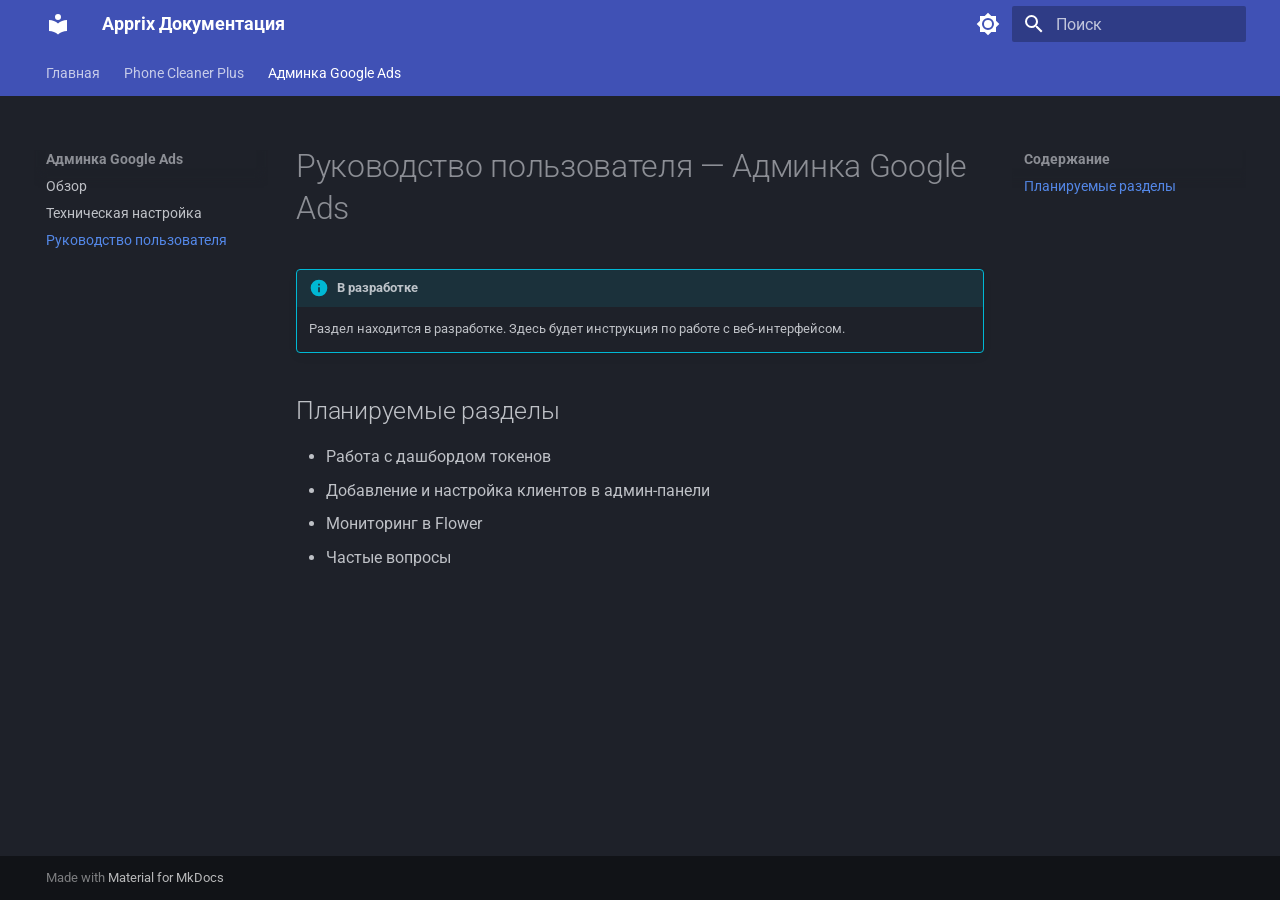
<file: site/admin-google-ads/user-guide/index.html>
<!doctype html>
<html lang="ru" class="no-js">
  <head>
    
      <meta charset="utf-8">
      <meta name="viewport" content="width=device-width,initial-scale=1">
      
        <meta name="description" content="Документация по проектам Apprix">
      
      
      
        <link rel="canonical" href="https://mydomain.org/mysite/admin-google-ads/user-guide/">
      
      
        <link rel="prev" href="../setup/">
      
      
      
        
      
      
      <link rel="icon" href="../../assets/images/favicon.png">
      <meta name="generator" content="mkdocs-1.6.1, mkdocs-material-9.7.2">
    
    
      
        <title>Руководство пользователя - Apprix Документация</title>
      
    
    
      <link rel="stylesheet" href="../../assets/stylesheets/main.484c7ddc.min.css">
      
        
        <link rel="stylesheet" href="../../assets/stylesheets/palette.ab4e12ef.min.css">
      
      


    
    
      
    
    
      
        
        
        <link rel="preconnect" href="https://fonts.gstatic.com" crossorigin>
        <link rel="stylesheet" href="https://fonts.googleapis.com/css?family=Roboto:300,300i,400,400i,700,700i%7CRoboto+Mono:400,400i,700,700i&display=fallback">
        <style>:root{--md-text-font:"Roboto";--md-code-font:"Roboto Mono"}</style>
      
    
    
    <script>__md_scope=new URL("../..",location),__md_hash=e=>[...e].reduce(((e,_)=>(e<<5)-e+_.charCodeAt(0)),0),__md_get=(e,_=localStorage,t=__md_scope)=>JSON.parse(_.getItem(t.pathname+"."+e)),__md_set=(e,_,t=localStorage,a=__md_scope)=>{try{t.setItem(a.pathname+"."+e,JSON.stringify(_))}catch(e){}}</script>
    
      

    
    
  </head>
  
  
    
    
      
    
    
    
    
    <body dir="ltr" data-md-color-scheme="slate" data-md-color-primary="indigo" data-md-color-accent="amber">
  
    
    <input class="md-toggle" data-md-toggle="drawer" type="checkbox" id="__drawer" autocomplete="off">
    <input class="md-toggle" data-md-toggle="search" type="checkbox" id="__search" autocomplete="off">
    <label class="md-overlay" for="__drawer"></label>
    <div data-md-component="skip">
      
        
        <a href="#google-ads" class="md-skip">
          Перейти к содержанию
        </a>
      
    </div>
    <div data-md-component="announce">
      
    </div>
    
    
      

<header class="md-header" data-md-component="header">
  <nav class="md-header__inner md-grid" aria-label="Верхний колонтитул">
    <a href="../.." title="Apprix Документация" class="md-header__button md-logo" aria-label="Apprix Документация" data-md-component="logo">
      
  
  <svg xmlns="http://www.w3.org/2000/svg" viewBox="0 0 24 24"><path d="M12 8a3 3 0 0 0 3-3 3 3 0 0 0-3-3 3 3 0 0 0-3 3 3 3 0 0 0 3 3m0 3.54C9.64 9.35 6.5 8 3 8v11c3.5 0 6.64 1.35 9 3.54 2.36-2.19 5.5-3.54 9-3.54V8c-3.5 0-6.64 1.35-9 3.54"/></svg>

    </a>
    <label class="md-header__button md-icon" for="__drawer">
      
      <svg xmlns="http://www.w3.org/2000/svg" viewBox="0 0 24 24"><path d="M3 6h18v2H3zm0 5h18v2H3zm0 5h18v2H3z"/></svg>
    </label>
    <div class="md-header__title" data-md-component="header-title">
      <div class="md-header__ellipsis">
        <div class="md-header__topic">
          <span class="md-ellipsis">
            Apprix Документация
          </span>
        </div>
        <div class="md-header__topic" data-md-component="header-topic">
          <span class="md-ellipsis">
            
              Руководство пользователя
            
          </span>
        </div>
      </div>
    </div>
    
      
        <form class="md-header__option" data-md-component="palette">
  
    
    
    
    <input class="md-option" data-md-color-media="" data-md-color-scheme="slate" data-md-color-primary="indigo" data-md-color-accent="amber"  aria-label="Переключить тему"  type="radio" name="__palette" id="__palette_0">
    
      <label class="md-header__button md-icon" title="Переключить тему" for="__palette_1" hidden>
        <svg xmlns="http://www.w3.org/2000/svg" viewBox="0 0 24 24"><path d="M12 8a4 4 0 0 0-4 4 4 4 0 0 0 4 4 4 4 0 0 0 4-4 4 4 0 0 0-4-4m0 10a6 6 0 0 1-6-6 6 6 0 0 1 6-6 6 6 0 0 1 6 6 6 6 0 0 1-6 6m8-9.31V4h-4.69L12 .69 8.69 4H4v4.69L.69 12 4 15.31V20h4.69L12 23.31 15.31 20H20v-4.69L23.31 12z"/></svg>
      </label>
    
  
    
    
    
    <input class="md-option" data-md-color-media="" data-md-color-scheme="default" data-md-color-primary="indigo" data-md-color-accent="amber"  aria-label="Переключить тему"  type="radio" name="__palette" id="__palette_1">
    
      <label class="md-header__button md-icon" title="Переключить тему" for="__palette_0" hidden>
        <svg xmlns="http://www.w3.org/2000/svg" viewBox="0 0 24 24"><path d="M12 18c-.89 0-1.74-.2-2.5-.55C11.56 16.5 13 14.42 13 12s-1.44-4.5-3.5-5.45C10.26 6.2 11.11 6 12 6a6 6 0 0 1 6 6 6 6 0 0 1-6 6m8-9.31V4h-4.69L12 .69 8.69 4H4v4.69L.69 12 4 15.31V20h4.69L12 23.31 15.31 20H20v-4.69L23.31 12z"/></svg>
      </label>
    
  
</form>
      
    
    
      <script>var palette=__md_get("__palette");if(palette&&palette.color){if("(prefers-color-scheme)"===palette.color.media){var media=matchMedia("(prefers-color-scheme: light)"),input=document.querySelector(media.matches?"[data-md-color-media='(prefers-color-scheme: light)']":"[data-md-color-media='(prefers-color-scheme: dark)']");palette.color.media=input.getAttribute("data-md-color-media"),palette.color.scheme=input.getAttribute("data-md-color-scheme"),palette.color.primary=input.getAttribute("data-md-color-primary"),palette.color.accent=input.getAttribute("data-md-color-accent")}for(var[key,value]of Object.entries(palette.color))document.body.setAttribute("data-md-color-"+key,value)}</script>
    
    
    
      
      
        <label class="md-header__button md-icon" for="__search">
          
          <svg xmlns="http://www.w3.org/2000/svg" viewBox="0 0 24 24"><path d="M9.5 3A6.5 6.5 0 0 1 16 9.5c0 1.61-.59 3.09-1.56 4.23l.27.27h.79l5 5-1.5 1.5-5-5v-.79l-.27-.27A6.52 6.52 0 0 1 9.5 16 6.5 6.5 0 0 1 3 9.5 6.5 6.5 0 0 1 9.5 3m0 2C7 5 5 7 5 9.5S7 14 9.5 14 14 12 14 9.5 12 5 9.5 5"/></svg>
        </label>
        <div class="md-search" data-md-component="search" role="dialog">
  <label class="md-search__overlay" for="__search"></label>
  <div class="md-search__inner" role="search">
    <form class="md-search__form" name="search">
      <input type="text" class="md-search__input" name="query" aria-label="Поиск" placeholder="Поиск" autocapitalize="off" autocorrect="off" autocomplete="off" spellcheck="false" data-md-component="search-query" required>
      <label class="md-search__icon md-icon" for="__search">
        
        <svg xmlns="http://www.w3.org/2000/svg" viewBox="0 0 24 24"><path d="M9.5 3A6.5 6.5 0 0 1 16 9.5c0 1.61-.59 3.09-1.56 4.23l.27.27h.79l5 5-1.5 1.5-5-5v-.79l-.27-.27A6.52 6.52 0 0 1 9.5 16 6.5 6.5 0 0 1 3 9.5 6.5 6.5 0 0 1 9.5 3m0 2C7 5 5 7 5 9.5S7 14 9.5 14 14 12 14 9.5 12 5 9.5 5"/></svg>
        
        <svg xmlns="http://www.w3.org/2000/svg" viewBox="0 0 24 24"><path d="M20 11v2H8l5.5 5.5-1.42 1.42L4.16 12l7.92-7.92L13.5 5.5 8 11z"/></svg>
      </label>
      <nav class="md-search__options" aria-label="Поиск">
        
        <button type="reset" class="md-search__icon md-icon" title="Очистить" aria-label="Очистить" tabindex="-1">
          
          <svg xmlns="http://www.w3.org/2000/svg" viewBox="0 0 24 24"><path d="M19 6.41 17.59 5 12 10.59 6.41 5 5 6.41 10.59 12 5 17.59 6.41 19 12 13.41 17.59 19 19 17.59 13.41 12z"/></svg>
        </button>
      </nav>
      
        <div class="md-search__suggest" data-md-component="search-suggest"></div>
      
    </form>
    <div class="md-search__output">
      <div class="md-search__scrollwrap" tabindex="0" data-md-scrollfix>
        <div class="md-search-result" data-md-component="search-result">
          <div class="md-search-result__meta">
            Инициализация поиска
          </div>
          <ol class="md-search-result__list" role="presentation"></ol>
        </div>
      </div>
    </div>
  </div>
</div>
      
    
    
  </nav>
  
</header>
    
    <div class="md-container" data-md-component="container">
      
      
        
          
            
<nav class="md-tabs" aria-label="Вкладки" data-md-component="tabs">
  <div class="md-grid">
    <ul class="md-tabs__list">
      
        
  
  
  
  
    <li class="md-tabs__item">
      <a href="../.." class="md-tabs__link">
        
  
  
    
  
  Главная

      </a>
    </li>
  

      
        
  
  
  
  
    
    
      <li class="md-tabs__item">
        <a href="../../phone-cleaner-plus/" class="md-tabs__link">
          
  
  
  Phone Cleaner Plus

        </a>
      </li>
    
  

      
        
  
  
  
    
  
  
    
    
      <li class="md-tabs__item md-tabs__item--active">
        <a href="../" class="md-tabs__link">
          
  
  
  Админка Google Ads

        </a>
      </li>
    
  

      
    </ul>
  </div>
</nav>
          
        
      
      <main class="md-main" data-md-component="main">
        <div class="md-main__inner md-grid">
          
            
              
              <div class="md-sidebar md-sidebar--primary" data-md-component="sidebar" data-md-type="navigation" >
                <div class="md-sidebar__scrollwrap">
                  <div class="md-sidebar__inner">
                    


  


<nav class="md-nav md-nav--primary md-nav--lifted" aria-label="Навигация" data-md-level="0">
  <label class="md-nav__title" for="__drawer">
    <a href="../.." title="Apprix Документация" class="md-nav__button md-logo" aria-label="Apprix Документация" data-md-component="logo">
      
  
  <svg xmlns="http://www.w3.org/2000/svg" viewBox="0 0 24 24"><path d="M12 8a3 3 0 0 0 3-3 3 3 0 0 0-3-3 3 3 0 0 0-3 3 3 3 0 0 0 3 3m0 3.54C9.64 9.35 6.5 8 3 8v11c3.5 0 6.64 1.35 9 3.54 2.36-2.19 5.5-3.54 9-3.54V8c-3.5 0-6.64 1.35-9 3.54"/></svg>

    </a>
    Apprix Документация
  </label>
  
  <ul class="md-nav__list" data-md-scrollfix>
    
      
      
  
  
  
  
    <li class="md-nav__item">
      <a href="../.." class="md-nav__link">
        
  
  
  <span class="md-ellipsis">
    
  
    Главная
  

    
  </span>
  
  

      </a>
    </li>
  

    
      
      
  
  
  
  
    
    
    
    
      
      
        
      
    
    
    <li class="md-nav__item md-nav__item--nested">
      
        
        
          
        
        <input class="md-nav__toggle md-toggle md-toggle--indeterminate" type="checkbox" id="__nav_2" >
        
          
          <label class="md-nav__link" for="__nav_2" id="__nav_2_label" tabindex="0">
            
  
  
  <span class="md-ellipsis">
    
  
    Phone Cleaner Plus
  

    
  </span>
  
  

            <span class="md-nav__icon md-icon"></span>
          </label>
        
        <nav class="md-nav" data-md-level="1" aria-labelledby="__nav_2_label" aria-expanded="false">
          <label class="md-nav__title" for="__nav_2">
            <span class="md-nav__icon md-icon"></span>
            
  
    Phone Cleaner Plus
  

          </label>
          <ul class="md-nav__list" data-md-scrollfix>
            
              
                
  
  
  
  
    <li class="md-nav__item">
      <a href="../../phone-cleaner-plus/" class="md-nav__link">
        
  
  
  <span class="md-ellipsis">
    
  
    Обзор
  

    
  </span>
  
  

      </a>
    </li>
  

              
            
              
                
  
  
  
  
    <li class="md-nav__item">
      <a href="../../phone-cleaner-plus/setup/" class="md-nav__link">
        
  
  
  <span class="md-ellipsis">
    
  
    Техническая настройка
  

    
  </span>
  
  

      </a>
    </li>
  

              
            
              
                
  
  
  
  
    <li class="md-nav__item">
      <a href="../../phone-cleaner-plus/user-guide/" class="md-nav__link">
        
  
  
  <span class="md-ellipsis">
    
  
    Руководство пользователя
  

    
  </span>
  
  

      </a>
    </li>
  

              
            
          </ul>
        </nav>
      
    </li>
  

    
      
      
  
  
    
  
  
  
    
    
    
    
      
        
        
      
      
        
      
    
    
    <li class="md-nav__item md-nav__item--active md-nav__item--section md-nav__item--nested">
      
        
        
        <input class="md-nav__toggle md-toggle " type="checkbox" id="__nav_3" checked>
        
          
          <label class="md-nav__link" for="__nav_3" id="__nav_3_label" tabindex="">
            
  
  
  <span class="md-ellipsis">
    
  
    Админка Google Ads
  

    
  </span>
  
  

            <span class="md-nav__icon md-icon"></span>
          </label>
        
        <nav class="md-nav" data-md-level="1" aria-labelledby="__nav_3_label" aria-expanded="true">
          <label class="md-nav__title" for="__nav_3">
            <span class="md-nav__icon md-icon"></span>
            
  
    Админка Google Ads
  

          </label>
          <ul class="md-nav__list" data-md-scrollfix>
            
              
                
  
  
  
  
    <li class="md-nav__item">
      <a href="../" class="md-nav__link">
        
  
  
  <span class="md-ellipsis">
    
  
    Обзор
  

    
  </span>
  
  

      </a>
    </li>
  

              
            
              
                
  
  
  
  
    <li class="md-nav__item">
      <a href="../setup/" class="md-nav__link">
        
  
  
  <span class="md-ellipsis">
    
  
    Техническая настройка
  

    
  </span>
  
  

      </a>
    </li>
  

              
            
              
                
  
  
    
  
  
  
    <li class="md-nav__item md-nav__item--active">
      
      <input class="md-nav__toggle md-toggle" type="checkbox" id="__toc">
      
      
        
      
      
        <label class="md-nav__link md-nav__link--active" for="__toc">
          
  
  
  <span class="md-ellipsis">
    
  
    Руководство пользователя
  

    
  </span>
  
  

          <span class="md-nav__icon md-icon"></span>
        </label>
      
      <a href="./" class="md-nav__link md-nav__link--active">
        
  
  
  <span class="md-ellipsis">
    
  
    Руководство пользователя
  

    
  </span>
  
  

      </a>
      
        

<nav class="md-nav md-nav--secondary" aria-label="Содержание">
  
  
  
    
  
  
    <label class="md-nav__title" for="__toc">
      <span class="md-nav__icon md-icon"></span>
      Содержание
    </label>
    <ul class="md-nav__list" data-md-component="toc" data-md-scrollfix>
      
        <li class="md-nav__item">
  <a href="#_1" class="md-nav__link">
    <span class="md-ellipsis">
      
        Планируемые разделы
      
    </span>
  </a>
  
</li>
      
    </ul>
  
</nav>
      
    </li>
  

              
            
          </ul>
        </nav>
      
    </li>
  

    
  </ul>
</nav>
                  </div>
                </div>
              </div>
            
            
              
              <div class="md-sidebar md-sidebar--secondary" data-md-component="sidebar" data-md-type="toc" >
                <div class="md-sidebar__scrollwrap">
                  <div class="md-sidebar__inner">
                    

<nav class="md-nav md-nav--secondary" aria-label="Содержание">
  
  
  
    
  
  
    <label class="md-nav__title" for="__toc">
      <span class="md-nav__icon md-icon"></span>
      Содержание
    </label>
    <ul class="md-nav__list" data-md-component="toc" data-md-scrollfix>
      
        <li class="md-nav__item">
  <a href="#_1" class="md-nav__link">
    <span class="md-ellipsis">
      
        Планируемые разделы
      
    </span>
  </a>
  
</li>
      
    </ul>
  
</nav>
                  </div>
                </div>
              </div>
            
          
          
            <div class="md-content" data-md-component="content">
              
              <article class="md-content__inner md-typeset">
                
                  



<h1 id="google-ads">Руководство пользователя — Админка Google Ads</h1>
<div class="admonition info">
<p class="admonition-title">В разработке</p>
<p>Раздел находится в разработке. Здесь будет инструкция по работе с веб-интерфейсом.</p>
</div>
<h2 id="_1">Планируемые разделы</h2>
<ul>
<li>Работа с дашбордом токенов</li>
<li>Добавление и настройка клиентов в админ-панели</li>
<li>Мониторинг в Flower</li>
<li>Частые вопросы</li>
</ul>












                
              </article>
            </div>
          
          
<script>var target=document.getElementById(location.hash.slice(1));target&&target.name&&(target.checked=target.name.startsWith("__tabbed_"))</script>
        </div>
        
          <button type="button" class="md-top md-icon" data-md-component="top" hidden>
  
  <svg xmlns="http://www.w3.org/2000/svg" viewBox="0 0 24 24"><path d="M13 20h-2V8l-5.5 5.5-1.42-1.42L12 4.16l7.92 7.92-1.42 1.42L13 8z"/></svg>
  К началу
</button>
        
      </main>
      
        <footer class="md-footer">
  
  <div class="md-footer-meta md-typeset">
    <div class="md-footer-meta__inner md-grid">
      <div class="md-copyright">
  
  
    Made with
    <a href="https://squidfunk.github.io/mkdocs-material/" target="_blank" rel="noopener">
      Material for MkDocs
    </a>
  
</div>
      
    </div>
  </div>
</footer>
      
    </div>
    <div class="md-dialog" data-md-component="dialog">
      <div class="md-dialog__inner md-typeset"></div>
    </div>
    
    
    
      
      
      <script id="__config" type="application/json">{"annotate": null, "base": "../..", "features": ["navigation.tabs", "navigation.sections", "navigation.expand", "navigation.top", "search.suggest", "search.highlight"], "search": "../../assets/javascripts/workers/search.2c215733.min.js", "tags": null, "translations": {"clipboard.copied": "\u0421\u043a\u043e\u043f\u0438\u0440\u043e\u0432\u0430\u043d\u043e \u0432 \u0431\u0443\u0444\u0435\u0440", "clipboard.copy": "\u041a\u043e\u043f\u0438\u0440\u043e\u0432\u0430\u0442\u044c \u0432 \u0431\u0443\u0444\u0435\u0440", "search.result.more.one": "\u0415\u0449\u0451 1 \u043d\u0430 \u044d\u0442\u043e\u0439 \u0441\u0442\u0440\u0430\u043d\u0438\u0446\u0435", "search.result.more.other": "\u0415\u0449\u0451 # \u043d\u0430 \u044d\u0442\u043e\u0439 \u0441\u0442\u0440\u0430\u043d\u0438\u0446\u0435", "search.result.none": "\u0421\u043e\u0432\u043f\u0430\u0434\u0435\u043d\u0438\u0439 \u043d\u0435 \u043d\u0430\u0439\u0434\u0435\u043d\u043e", "search.result.one": "\u041d\u0430\u0439\u0434\u0435\u043d\u043e 1 \u0441\u043e\u0432\u043f\u0430\u0434\u0435\u043d\u0438\u0435", "search.result.other": "\u041d\u0430\u0439\u0434\u0435\u043d\u043e \u0441\u043e\u0432\u043f\u0430\u0434\u0435\u043d\u0438\u0439: #", "search.result.placeholder": "\u041d\u0430\u0447\u043d\u0438\u0442\u0435 \u043f\u0435\u0447\u0430\u0442\u0430\u0442\u044c \u0434\u043b\u044f \u043f\u043e\u0438\u0441\u043a\u0430", "search.result.term.missing": "\u041e\u0442\u0441\u0443\u0442\u0441\u0442\u0432\u0443\u0435\u0442", "select.version": "\u0412\u044b\u0431\u0435\u0440\u0438\u0442\u0435 \u0432\u0435\u0440\u0441\u0438\u044e"}, "version": null}</script>
    
    
      <script src="../../assets/javascripts/bundle.79ae519e.min.js"></script>
      
    
  </body>
</html>
</file>
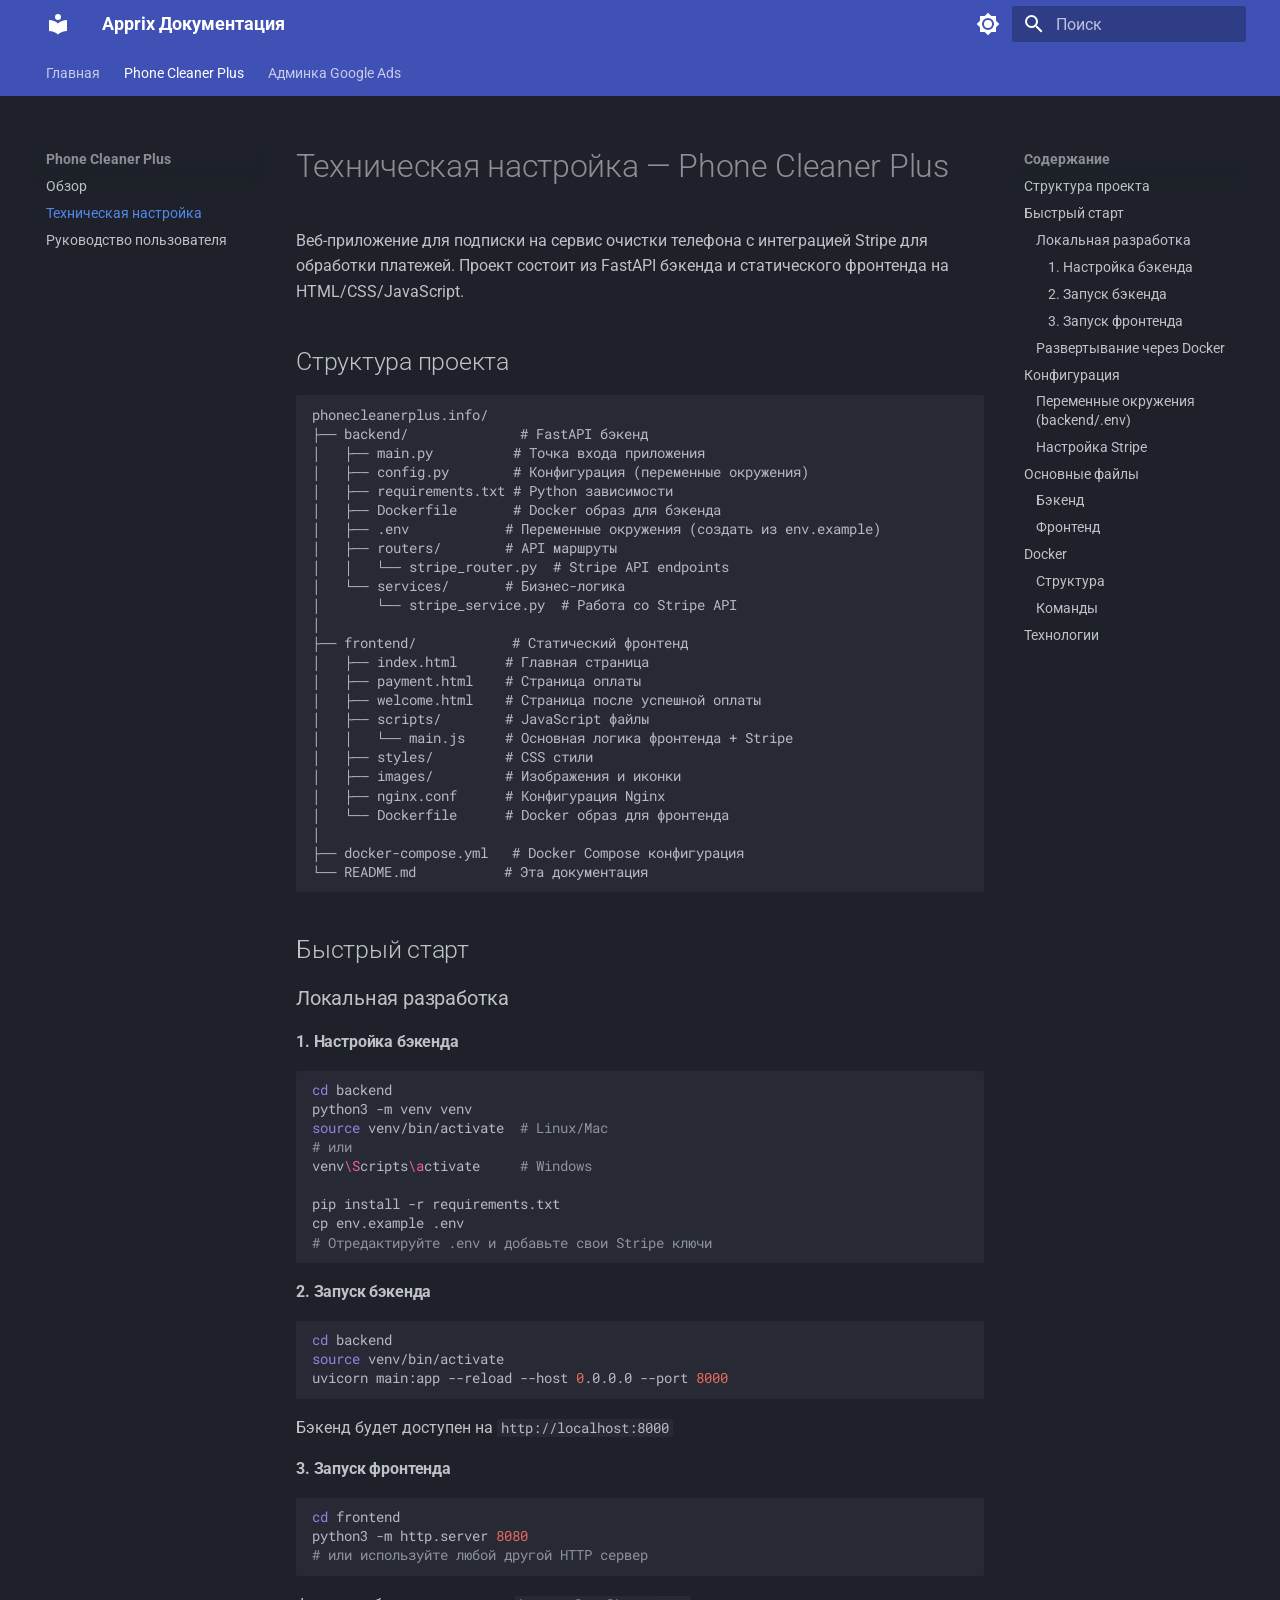
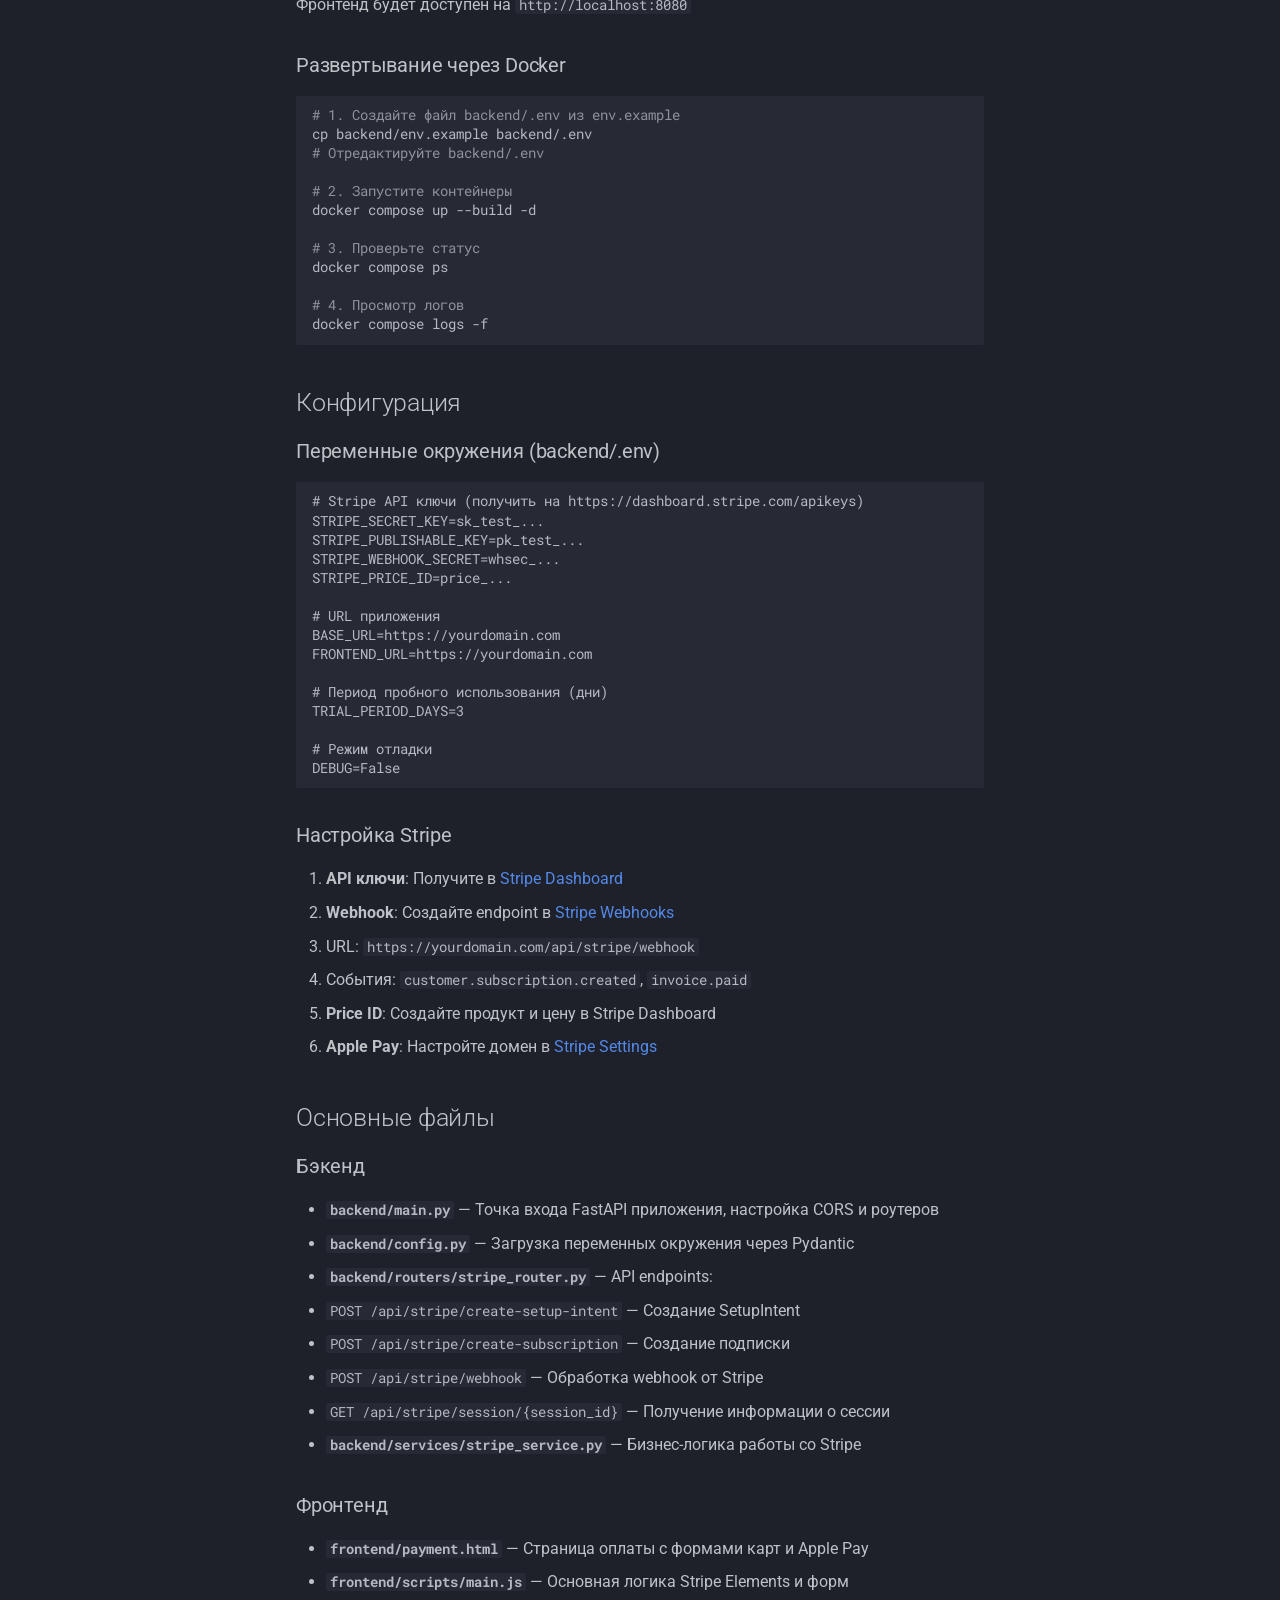
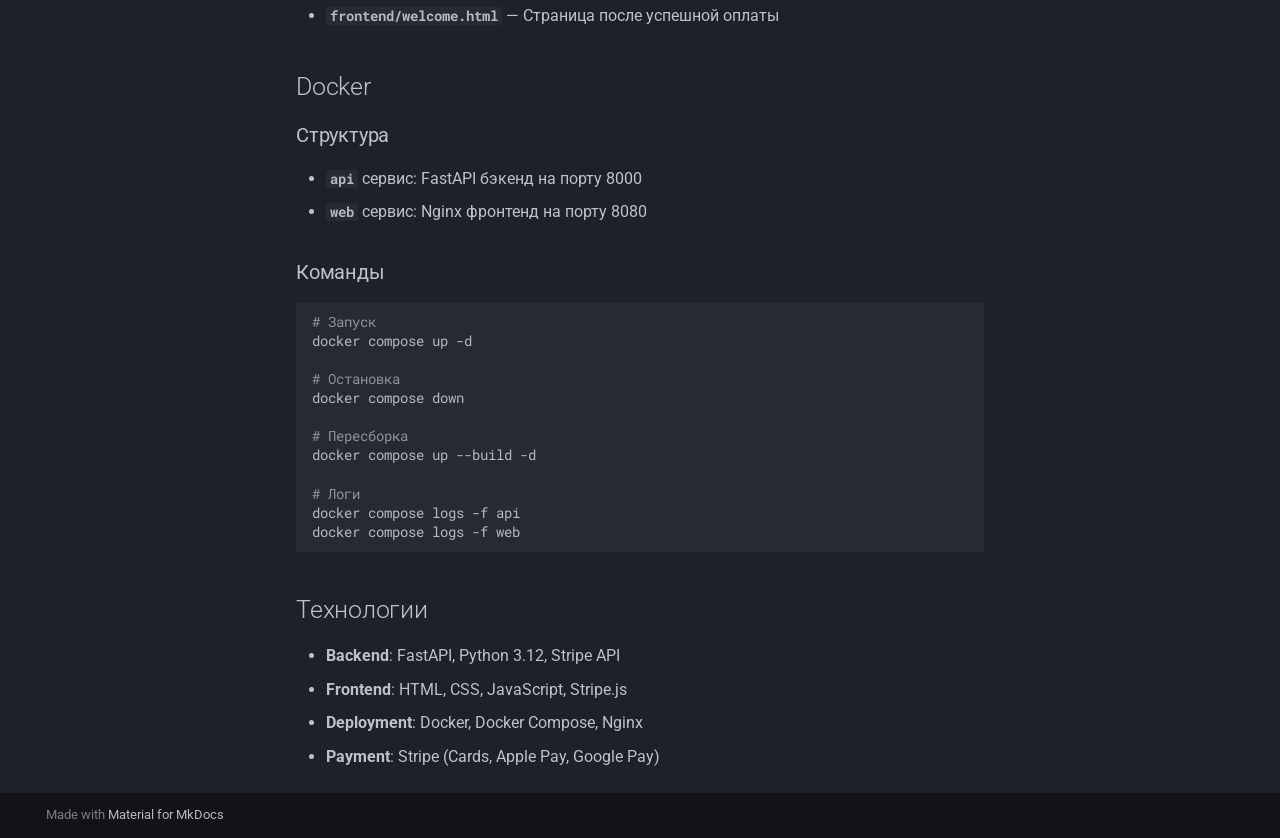
<file: site/phone-cleaner-plus/setup/index.html>
<!doctype html>
<html lang="ru" class="no-js">
  <head>
    
      <meta charset="utf-8">
      <meta name="viewport" content="width=device-width,initial-scale=1">
      
        <meta name="description" content="Документация по проектам Apprix">
      
      
      
        <link rel="canonical" href="https://mydomain.org/mysite/phone-cleaner-plus/setup/">
      
      
        <link rel="prev" href="../">
      
      
        <link rel="next" href="../user-guide/">
      
      
        
      
      
      <link rel="icon" href="../../assets/images/favicon.png">
      <meta name="generator" content="mkdocs-1.6.1, mkdocs-material-9.7.2">
    
    
      
        <title>Техническая настройка - Apprix Документация</title>
      
    
    
      <link rel="stylesheet" href="../../assets/stylesheets/main.484c7ddc.min.css">
      
        
        <link rel="stylesheet" href="../../assets/stylesheets/palette.ab4e12ef.min.css">
      
      


    
    
      
    
    
      
        
        
        <link rel="preconnect" href="https://fonts.gstatic.com" crossorigin>
        <link rel="stylesheet" href="https://fonts.googleapis.com/css?family=Roboto:300,300i,400,400i,700,700i%7CRoboto+Mono:400,400i,700,700i&display=fallback">
        <style>:root{--md-text-font:"Roboto";--md-code-font:"Roboto Mono"}</style>
      
    
    
    <script>__md_scope=new URL("../..",location),__md_hash=e=>[...e].reduce(((e,_)=>(e<<5)-e+_.charCodeAt(0)),0),__md_get=(e,_=localStorage,t=__md_scope)=>JSON.parse(_.getItem(t.pathname+"."+e)),__md_set=(e,_,t=localStorage,a=__md_scope)=>{try{t.setItem(a.pathname+"."+e,JSON.stringify(_))}catch(e){}}</script>
    
      

    
    
  </head>
  
  
    
    
      
    
    
    
    
    <body dir="ltr" data-md-color-scheme="slate" data-md-color-primary="indigo" data-md-color-accent="amber">
  
    
    <input class="md-toggle" data-md-toggle="drawer" type="checkbox" id="__drawer" autocomplete="off">
    <input class="md-toggle" data-md-toggle="search" type="checkbox" id="__search" autocomplete="off">
    <label class="md-overlay" for="__drawer"></label>
    <div data-md-component="skip">
      
        
        <a href="#phone-cleaner-plus" class="md-skip">
          Перейти к содержанию
        </a>
      
    </div>
    <div data-md-component="announce">
      
    </div>
    
    
      

<header class="md-header" data-md-component="header">
  <nav class="md-header__inner md-grid" aria-label="Верхний колонтитул">
    <a href="../.." title="Apprix Документация" class="md-header__button md-logo" aria-label="Apprix Документация" data-md-component="logo">
      
  
  <svg xmlns="http://www.w3.org/2000/svg" viewBox="0 0 24 24"><path d="M12 8a3 3 0 0 0 3-3 3 3 0 0 0-3-3 3 3 0 0 0-3 3 3 3 0 0 0 3 3m0 3.54C9.64 9.35 6.5 8 3 8v11c3.5 0 6.64 1.35 9 3.54 2.36-2.19 5.5-3.54 9-3.54V8c-3.5 0-6.64 1.35-9 3.54"/></svg>

    </a>
    <label class="md-header__button md-icon" for="__drawer">
      
      <svg xmlns="http://www.w3.org/2000/svg" viewBox="0 0 24 24"><path d="M3 6h18v2H3zm0 5h18v2H3zm0 5h18v2H3z"/></svg>
    </label>
    <div class="md-header__title" data-md-component="header-title">
      <div class="md-header__ellipsis">
        <div class="md-header__topic">
          <span class="md-ellipsis">
            Apprix Документация
          </span>
        </div>
        <div class="md-header__topic" data-md-component="header-topic">
          <span class="md-ellipsis">
            
              Техническая настройка
            
          </span>
        </div>
      </div>
    </div>
    
      
        <form class="md-header__option" data-md-component="palette">
  
    
    
    
    <input class="md-option" data-md-color-media="" data-md-color-scheme="slate" data-md-color-primary="indigo" data-md-color-accent="amber"  aria-label="Переключить тему"  type="radio" name="__palette" id="__palette_0">
    
      <label class="md-header__button md-icon" title="Переключить тему" for="__palette_1" hidden>
        <svg xmlns="http://www.w3.org/2000/svg" viewBox="0 0 24 24"><path d="M12 8a4 4 0 0 0-4 4 4 4 0 0 0 4 4 4 4 0 0 0 4-4 4 4 0 0 0-4-4m0 10a6 6 0 0 1-6-6 6 6 0 0 1 6-6 6 6 0 0 1 6 6 6 6 0 0 1-6 6m8-9.31V4h-4.69L12 .69 8.69 4H4v4.69L.69 12 4 15.31V20h4.69L12 23.31 15.31 20H20v-4.69L23.31 12z"/></svg>
      </label>
    
  
    
    
    
    <input class="md-option" data-md-color-media="" data-md-color-scheme="default" data-md-color-primary="indigo" data-md-color-accent="amber"  aria-label="Переключить тему"  type="radio" name="__palette" id="__palette_1">
    
      <label class="md-header__button md-icon" title="Переключить тему" for="__palette_0" hidden>
        <svg xmlns="http://www.w3.org/2000/svg" viewBox="0 0 24 24"><path d="M12 18c-.89 0-1.74-.2-2.5-.55C11.56 16.5 13 14.42 13 12s-1.44-4.5-3.5-5.45C10.26 6.2 11.11 6 12 6a6 6 0 0 1 6 6 6 6 0 0 1-6 6m8-9.31V4h-4.69L12 .69 8.69 4H4v4.69L.69 12 4 15.31V20h4.69L12 23.31 15.31 20H20v-4.69L23.31 12z"/></svg>
      </label>
    
  
</form>
      
    
    
      <script>var palette=__md_get("__palette");if(palette&&palette.color){if("(prefers-color-scheme)"===palette.color.media){var media=matchMedia("(prefers-color-scheme: light)"),input=document.querySelector(media.matches?"[data-md-color-media='(prefers-color-scheme: light)']":"[data-md-color-media='(prefers-color-scheme: dark)']");palette.color.media=input.getAttribute("data-md-color-media"),palette.color.scheme=input.getAttribute("data-md-color-scheme"),palette.color.primary=input.getAttribute("data-md-color-primary"),palette.color.accent=input.getAttribute("data-md-color-accent")}for(var[key,value]of Object.entries(palette.color))document.body.setAttribute("data-md-color-"+key,value)}</script>
    
    
    
      
      
        <label class="md-header__button md-icon" for="__search">
          
          <svg xmlns="http://www.w3.org/2000/svg" viewBox="0 0 24 24"><path d="M9.5 3A6.5 6.5 0 0 1 16 9.5c0 1.61-.59 3.09-1.56 4.23l.27.27h.79l5 5-1.5 1.5-5-5v-.79l-.27-.27A6.52 6.52 0 0 1 9.5 16 6.5 6.5 0 0 1 3 9.5 6.5 6.5 0 0 1 9.5 3m0 2C7 5 5 7 5 9.5S7 14 9.5 14 14 12 14 9.5 12 5 9.5 5"/></svg>
        </label>
        <div class="md-search" data-md-component="search" role="dialog">
  <label class="md-search__overlay" for="__search"></label>
  <div class="md-search__inner" role="search">
    <form class="md-search__form" name="search">
      <input type="text" class="md-search__input" name="query" aria-label="Поиск" placeholder="Поиск" autocapitalize="off" autocorrect="off" autocomplete="off" spellcheck="false" data-md-component="search-query" required>
      <label class="md-search__icon md-icon" for="__search">
        
        <svg xmlns="http://www.w3.org/2000/svg" viewBox="0 0 24 24"><path d="M9.5 3A6.5 6.5 0 0 1 16 9.5c0 1.61-.59 3.09-1.56 4.23l.27.27h.79l5 5-1.5 1.5-5-5v-.79l-.27-.27A6.52 6.52 0 0 1 9.5 16 6.5 6.5 0 0 1 3 9.5 6.5 6.5 0 0 1 9.5 3m0 2C7 5 5 7 5 9.5S7 14 9.5 14 14 12 14 9.5 12 5 9.5 5"/></svg>
        
        <svg xmlns="http://www.w3.org/2000/svg" viewBox="0 0 24 24"><path d="M20 11v2H8l5.5 5.5-1.42 1.42L4.16 12l7.92-7.92L13.5 5.5 8 11z"/></svg>
      </label>
      <nav class="md-search__options" aria-label="Поиск">
        
        <button type="reset" class="md-search__icon md-icon" title="Очистить" aria-label="Очистить" tabindex="-1">
          
          <svg xmlns="http://www.w3.org/2000/svg" viewBox="0 0 24 24"><path d="M19 6.41 17.59 5 12 10.59 6.41 5 5 6.41 10.59 12 5 17.59 6.41 19 12 13.41 17.59 19 19 17.59 13.41 12z"/></svg>
        </button>
      </nav>
      
        <div class="md-search__suggest" data-md-component="search-suggest"></div>
      
    </form>
    <div class="md-search__output">
      <div class="md-search__scrollwrap" tabindex="0" data-md-scrollfix>
        <div class="md-search-result" data-md-component="search-result">
          <div class="md-search-result__meta">
            Инициализация поиска
          </div>
          <ol class="md-search-result__list" role="presentation"></ol>
        </div>
      </div>
    </div>
  </div>
</div>
      
    
    
  </nav>
  
</header>
    
    <div class="md-container" data-md-component="container">
      
      
        
          
            
<nav class="md-tabs" aria-label="Вкладки" data-md-component="tabs">
  <div class="md-grid">
    <ul class="md-tabs__list">
      
        
  
  
  
  
    <li class="md-tabs__item">
      <a href="../.." class="md-tabs__link">
        
  
  
    
  
  Главная

      </a>
    </li>
  

      
        
  
  
  
    
  
  
    
    
      <li class="md-tabs__item md-tabs__item--active">
        <a href="../" class="md-tabs__link">
          
  
  
  Phone Cleaner Plus

        </a>
      </li>
    
  

      
        
  
  
  
  
    
    
      <li class="md-tabs__item">
        <a href="../../admin-google-ads/" class="md-tabs__link">
          
  
  
  Админка Google Ads

        </a>
      </li>
    
  

      
    </ul>
  </div>
</nav>
          
        
      
      <main class="md-main" data-md-component="main">
        <div class="md-main__inner md-grid">
          
            
              
              <div class="md-sidebar md-sidebar--primary" data-md-component="sidebar" data-md-type="navigation" >
                <div class="md-sidebar__scrollwrap">
                  <div class="md-sidebar__inner">
                    


  


<nav class="md-nav md-nav--primary md-nav--lifted" aria-label="Навигация" data-md-level="0">
  <label class="md-nav__title" for="__drawer">
    <a href="../.." title="Apprix Документация" class="md-nav__button md-logo" aria-label="Apprix Документация" data-md-component="logo">
      
  
  <svg xmlns="http://www.w3.org/2000/svg" viewBox="0 0 24 24"><path d="M12 8a3 3 0 0 0 3-3 3 3 0 0 0-3-3 3 3 0 0 0-3 3 3 3 0 0 0 3 3m0 3.54C9.64 9.35 6.5 8 3 8v11c3.5 0 6.64 1.35 9 3.54 2.36-2.19 5.5-3.54 9-3.54V8c-3.5 0-6.64 1.35-9 3.54"/></svg>

    </a>
    Apprix Документация
  </label>
  
  <ul class="md-nav__list" data-md-scrollfix>
    
      
      
  
  
  
  
    <li class="md-nav__item">
      <a href="../.." class="md-nav__link">
        
  
  
  <span class="md-ellipsis">
    
  
    Главная
  

    
  </span>
  
  

      </a>
    </li>
  

    
      
      
  
  
    
  
  
  
    
    
    
    
      
        
        
      
      
        
      
    
    
    <li class="md-nav__item md-nav__item--active md-nav__item--section md-nav__item--nested">
      
        
        
        <input class="md-nav__toggle md-toggle " type="checkbox" id="__nav_2" checked>
        
          
          <label class="md-nav__link" for="__nav_2" id="__nav_2_label" tabindex="">
            
  
  
  <span class="md-ellipsis">
    
  
    Phone Cleaner Plus
  

    
  </span>
  
  

            <span class="md-nav__icon md-icon"></span>
          </label>
        
        <nav class="md-nav" data-md-level="1" aria-labelledby="__nav_2_label" aria-expanded="true">
          <label class="md-nav__title" for="__nav_2">
            <span class="md-nav__icon md-icon"></span>
            
  
    Phone Cleaner Plus
  

          </label>
          <ul class="md-nav__list" data-md-scrollfix>
            
              
                
  
  
  
  
    <li class="md-nav__item">
      <a href="../" class="md-nav__link">
        
  
  
  <span class="md-ellipsis">
    
  
    Обзор
  

    
  </span>
  
  

      </a>
    </li>
  

              
            
              
                
  
  
    
  
  
  
    <li class="md-nav__item md-nav__item--active">
      
      <input class="md-nav__toggle md-toggle" type="checkbox" id="__toc">
      
      
        
      
      
        <label class="md-nav__link md-nav__link--active" for="__toc">
          
  
  
  <span class="md-ellipsis">
    
  
    Техническая настройка
  

    
  </span>
  
  

          <span class="md-nav__icon md-icon"></span>
        </label>
      
      <a href="./" class="md-nav__link md-nav__link--active">
        
  
  
  <span class="md-ellipsis">
    
  
    Техническая настройка
  

    
  </span>
  
  

      </a>
      
        

<nav class="md-nav md-nav--secondary" aria-label="Содержание">
  
  
  
    
  
  
    <label class="md-nav__title" for="__toc">
      <span class="md-nav__icon md-icon"></span>
      Содержание
    </label>
    <ul class="md-nav__list" data-md-component="toc" data-md-scrollfix>
      
        <li class="md-nav__item">
  <a href="#_1" class="md-nav__link">
    <span class="md-ellipsis">
      
        Структура проекта
      
    </span>
  </a>
  
</li>
      
        <li class="md-nav__item">
  <a href="#_2" class="md-nav__link">
    <span class="md-ellipsis">
      
        Быстрый старт
      
    </span>
  </a>
  
    <nav class="md-nav" aria-label="Быстрый старт">
      <ul class="md-nav__list">
        
          <li class="md-nav__item">
  <a href="#_3" class="md-nav__link">
    <span class="md-ellipsis">
      
        Локальная разработка
      
    </span>
  </a>
  
    <nav class="md-nav" aria-label="Локальная разработка">
      <ul class="md-nav__list">
        
          <li class="md-nav__item">
  <a href="#1" class="md-nav__link">
    <span class="md-ellipsis">
      
        1. Настройка бэкенда
      
    </span>
  </a>
  
</li>
        
          <li class="md-nav__item">
  <a href="#2" class="md-nav__link">
    <span class="md-ellipsis">
      
        2. Запуск бэкенда
      
    </span>
  </a>
  
</li>
        
          <li class="md-nav__item">
  <a href="#3" class="md-nav__link">
    <span class="md-ellipsis">
      
        3. Запуск фронтенда
      
    </span>
  </a>
  
</li>
        
      </ul>
    </nav>
  
</li>
        
          <li class="md-nav__item">
  <a href="#docker" class="md-nav__link">
    <span class="md-ellipsis">
      
        Развертывание через Docker
      
    </span>
  </a>
  
</li>
        
      </ul>
    </nav>
  
</li>
      
        <li class="md-nav__item">
  <a href="#_4" class="md-nav__link">
    <span class="md-ellipsis">
      
        Конфигурация
      
    </span>
  </a>
  
    <nav class="md-nav" aria-label="Конфигурация">
      <ul class="md-nav__list">
        
          <li class="md-nav__item">
  <a href="#backendenv" class="md-nav__link">
    <span class="md-ellipsis">
      
        Переменные окружения (backend/.env)
      
    </span>
  </a>
  
</li>
        
          <li class="md-nav__item">
  <a href="#stripe" class="md-nav__link">
    <span class="md-ellipsis">
      
        Настройка Stripe
      
    </span>
  </a>
  
</li>
        
      </ul>
    </nav>
  
</li>
      
        <li class="md-nav__item">
  <a href="#_5" class="md-nav__link">
    <span class="md-ellipsis">
      
        Основные файлы
      
    </span>
  </a>
  
    <nav class="md-nav" aria-label="Основные файлы">
      <ul class="md-nav__list">
        
          <li class="md-nav__item">
  <a href="#_6" class="md-nav__link">
    <span class="md-ellipsis">
      
        Бэкенд
      
    </span>
  </a>
  
</li>
        
          <li class="md-nav__item">
  <a href="#_7" class="md-nav__link">
    <span class="md-ellipsis">
      
        Фронтенд
      
    </span>
  </a>
  
</li>
        
      </ul>
    </nav>
  
</li>
      
        <li class="md-nav__item">
  <a href="#docker_1" class="md-nav__link">
    <span class="md-ellipsis">
      
        Docker
      
    </span>
  </a>
  
    <nav class="md-nav" aria-label="Docker">
      <ul class="md-nav__list">
        
          <li class="md-nav__item">
  <a href="#_8" class="md-nav__link">
    <span class="md-ellipsis">
      
        Структура
      
    </span>
  </a>
  
</li>
        
          <li class="md-nav__item">
  <a href="#_9" class="md-nav__link">
    <span class="md-ellipsis">
      
        Команды
      
    </span>
  </a>
  
</li>
        
      </ul>
    </nav>
  
</li>
      
        <li class="md-nav__item">
  <a href="#_10" class="md-nav__link">
    <span class="md-ellipsis">
      
        Технологии
      
    </span>
  </a>
  
</li>
      
    </ul>
  
</nav>
      
    </li>
  

              
            
              
                
  
  
  
  
    <li class="md-nav__item">
      <a href="../user-guide/" class="md-nav__link">
        
  
  
  <span class="md-ellipsis">
    
  
    Руководство пользователя
  

    
  </span>
  
  

      </a>
    </li>
  

              
            
          </ul>
        </nav>
      
    </li>
  

    
      
      
  
  
  
  
    
    
    
    
      
      
        
      
    
    
    <li class="md-nav__item md-nav__item--nested">
      
        
        
          
        
        <input class="md-nav__toggle md-toggle md-toggle--indeterminate" type="checkbox" id="__nav_3" >
        
          
          <label class="md-nav__link" for="__nav_3" id="__nav_3_label" tabindex="0">
            
  
  
  <span class="md-ellipsis">
    
  
    Админка Google Ads
  

    
  </span>
  
  

            <span class="md-nav__icon md-icon"></span>
          </label>
        
        <nav class="md-nav" data-md-level="1" aria-labelledby="__nav_3_label" aria-expanded="false">
          <label class="md-nav__title" for="__nav_3">
            <span class="md-nav__icon md-icon"></span>
            
  
    Админка Google Ads
  

          </label>
          <ul class="md-nav__list" data-md-scrollfix>
            
              
                
  
  
  
  
    <li class="md-nav__item">
      <a href="../../admin-google-ads/" class="md-nav__link">
        
  
  
  <span class="md-ellipsis">
    
  
    Обзор
  

    
  </span>
  
  

      </a>
    </li>
  

              
            
              
                
  
  
  
  
    <li class="md-nav__item">
      <a href="../../admin-google-ads/setup/" class="md-nav__link">
        
  
  
  <span class="md-ellipsis">
    
  
    Техническая настройка
  

    
  </span>
  
  

      </a>
    </li>
  

              
            
              
                
  
  
  
  
    <li class="md-nav__item">
      <a href="../../admin-google-ads/user-guide/" class="md-nav__link">
        
  
  
  <span class="md-ellipsis">
    
  
    Руководство пользователя
  

    
  </span>
  
  

      </a>
    </li>
  

              
            
          </ul>
        </nav>
      
    </li>
  

    
  </ul>
</nav>
                  </div>
                </div>
              </div>
            
            
              
              <div class="md-sidebar md-sidebar--secondary" data-md-component="sidebar" data-md-type="toc" >
                <div class="md-sidebar__scrollwrap">
                  <div class="md-sidebar__inner">
                    

<nav class="md-nav md-nav--secondary" aria-label="Содержание">
  
  
  
    
  
  
    <label class="md-nav__title" for="__toc">
      <span class="md-nav__icon md-icon"></span>
      Содержание
    </label>
    <ul class="md-nav__list" data-md-component="toc" data-md-scrollfix>
      
        <li class="md-nav__item">
  <a href="#_1" class="md-nav__link">
    <span class="md-ellipsis">
      
        Структура проекта
      
    </span>
  </a>
  
</li>
      
        <li class="md-nav__item">
  <a href="#_2" class="md-nav__link">
    <span class="md-ellipsis">
      
        Быстрый старт
      
    </span>
  </a>
  
    <nav class="md-nav" aria-label="Быстрый старт">
      <ul class="md-nav__list">
        
          <li class="md-nav__item">
  <a href="#_3" class="md-nav__link">
    <span class="md-ellipsis">
      
        Локальная разработка
      
    </span>
  </a>
  
    <nav class="md-nav" aria-label="Локальная разработка">
      <ul class="md-nav__list">
        
          <li class="md-nav__item">
  <a href="#1" class="md-nav__link">
    <span class="md-ellipsis">
      
        1. Настройка бэкенда
      
    </span>
  </a>
  
</li>
        
          <li class="md-nav__item">
  <a href="#2" class="md-nav__link">
    <span class="md-ellipsis">
      
        2. Запуск бэкенда
      
    </span>
  </a>
  
</li>
        
          <li class="md-nav__item">
  <a href="#3" class="md-nav__link">
    <span class="md-ellipsis">
      
        3. Запуск фронтенда
      
    </span>
  </a>
  
</li>
        
      </ul>
    </nav>
  
</li>
        
          <li class="md-nav__item">
  <a href="#docker" class="md-nav__link">
    <span class="md-ellipsis">
      
        Развертывание через Docker
      
    </span>
  </a>
  
</li>
        
      </ul>
    </nav>
  
</li>
      
        <li class="md-nav__item">
  <a href="#_4" class="md-nav__link">
    <span class="md-ellipsis">
      
        Конфигурация
      
    </span>
  </a>
  
    <nav class="md-nav" aria-label="Конфигурация">
      <ul class="md-nav__list">
        
          <li class="md-nav__item">
  <a href="#backendenv" class="md-nav__link">
    <span class="md-ellipsis">
      
        Переменные окружения (backend/.env)
      
    </span>
  </a>
  
</li>
        
          <li class="md-nav__item">
  <a href="#stripe" class="md-nav__link">
    <span class="md-ellipsis">
      
        Настройка Stripe
      
    </span>
  </a>
  
</li>
        
      </ul>
    </nav>
  
</li>
      
        <li class="md-nav__item">
  <a href="#_5" class="md-nav__link">
    <span class="md-ellipsis">
      
        Основные файлы
      
    </span>
  </a>
  
    <nav class="md-nav" aria-label="Основные файлы">
      <ul class="md-nav__list">
        
          <li class="md-nav__item">
  <a href="#_6" class="md-nav__link">
    <span class="md-ellipsis">
      
        Бэкенд
      
    </span>
  </a>
  
</li>
        
          <li class="md-nav__item">
  <a href="#_7" class="md-nav__link">
    <span class="md-ellipsis">
      
        Фронтенд
      
    </span>
  </a>
  
</li>
        
      </ul>
    </nav>
  
</li>
      
        <li class="md-nav__item">
  <a href="#docker_1" class="md-nav__link">
    <span class="md-ellipsis">
      
        Docker
      
    </span>
  </a>
  
    <nav class="md-nav" aria-label="Docker">
      <ul class="md-nav__list">
        
          <li class="md-nav__item">
  <a href="#_8" class="md-nav__link">
    <span class="md-ellipsis">
      
        Структура
      
    </span>
  </a>
  
</li>
        
          <li class="md-nav__item">
  <a href="#_9" class="md-nav__link">
    <span class="md-ellipsis">
      
        Команды
      
    </span>
  </a>
  
</li>
        
      </ul>
    </nav>
  
</li>
      
        <li class="md-nav__item">
  <a href="#_10" class="md-nav__link">
    <span class="md-ellipsis">
      
        Технологии
      
    </span>
  </a>
  
</li>
      
    </ul>
  
</nav>
                  </div>
                </div>
              </div>
            
          
          
            <div class="md-content" data-md-component="content">
              
              <article class="md-content__inner md-typeset">
                
                  



<h1 id="phone-cleaner-plus">Техническая настройка — Phone Cleaner Plus</h1>
<p>Веб-приложение для подписки на сервис очистки телефона с интеграцией Stripe для обработки платежей. Проект состоит из FastAPI бэкенда и статического фронтенда на HTML/CSS/JavaScript.</p>
<h2 id="_1">Структура проекта</h2>
<div class="language-text highlight"><pre><span></span><code><a id="__codelineno-0-1" name="__codelineno-0-1" href="#__codelineno-0-1"></a>phonecleanerplus.info/
<a id="__codelineno-0-2" name="__codelineno-0-2" href="#__codelineno-0-2"></a>├── backend/              # FastAPI бэкенд
<a id="__codelineno-0-3" name="__codelineno-0-3" href="#__codelineno-0-3"></a>│   ├── main.py          # Точка входа приложения
<a id="__codelineno-0-4" name="__codelineno-0-4" href="#__codelineno-0-4"></a>│   ├── config.py        # Конфигурация (переменные окружения)
<a id="__codelineno-0-5" name="__codelineno-0-5" href="#__codelineno-0-5"></a>│   ├── requirements.txt # Python зависимости
<a id="__codelineno-0-6" name="__codelineno-0-6" href="#__codelineno-0-6"></a>│   ├── Dockerfile       # Docker образ для бэкенда
<a id="__codelineno-0-7" name="__codelineno-0-7" href="#__codelineno-0-7"></a>│   ├── .env            # Переменные окружения (создать из env.example)
<a id="__codelineno-0-8" name="__codelineno-0-8" href="#__codelineno-0-8"></a>│   ├── routers/        # API маршруты
<a id="__codelineno-0-9" name="__codelineno-0-9" href="#__codelineno-0-9"></a>│   │   └── stripe_router.py  # Stripe API endpoints
<a id="__codelineno-0-10" name="__codelineno-0-10" href="#__codelineno-0-10"></a>│   └── services/       # Бизнес-логика
<a id="__codelineno-0-11" name="__codelineno-0-11" href="#__codelineno-0-11"></a>│       └── stripe_service.py  # Работа со Stripe API
<a id="__codelineno-0-12" name="__codelineno-0-12" href="#__codelineno-0-12"></a>│
<a id="__codelineno-0-13" name="__codelineno-0-13" href="#__codelineno-0-13"></a>├── frontend/            # Статический фронтенд
<a id="__codelineno-0-14" name="__codelineno-0-14" href="#__codelineno-0-14"></a>│   ├── index.html      # Главная страница
<a id="__codelineno-0-15" name="__codelineno-0-15" href="#__codelineno-0-15"></a>│   ├── payment.html    # Страница оплаты
<a id="__codelineno-0-16" name="__codelineno-0-16" href="#__codelineno-0-16"></a>│   ├── welcome.html    # Страница после успешной оплаты
<a id="__codelineno-0-17" name="__codelineno-0-17" href="#__codelineno-0-17"></a>│   ├── scripts/        # JavaScript файлы
<a id="__codelineno-0-18" name="__codelineno-0-18" href="#__codelineno-0-18"></a>│   │   └── main.js     # Основная логика фронтенда + Stripe
<a id="__codelineno-0-19" name="__codelineno-0-19" href="#__codelineno-0-19"></a>│   ├── styles/         # CSS стили
<a id="__codelineno-0-20" name="__codelineno-0-20" href="#__codelineno-0-20"></a>│   ├── images/         # Изображения и иконки
<a id="__codelineno-0-21" name="__codelineno-0-21" href="#__codelineno-0-21"></a>│   ├── nginx.conf      # Конфигурация Nginx
<a id="__codelineno-0-22" name="__codelineno-0-22" href="#__codelineno-0-22"></a>│   └── Dockerfile      # Docker образ для фронтенда
<a id="__codelineno-0-23" name="__codelineno-0-23" href="#__codelineno-0-23"></a>│
<a id="__codelineno-0-24" name="__codelineno-0-24" href="#__codelineno-0-24"></a>├── docker-compose.yml   # Docker Compose конфигурация
<a id="__codelineno-0-25" name="__codelineno-0-25" href="#__codelineno-0-25"></a>└── README.md           # Эта документация
</code></pre></div>
<h2 id="_2">Быстрый старт</h2>
<h3 id="_3">Локальная разработка</h3>
<h4 id="1">1. Настройка бэкенда</h4>
<div class="language-bash highlight"><pre><span></span><code><a id="__codelineno-1-1" name="__codelineno-1-1" href="#__codelineno-1-1"></a><span class="nb">cd</span><span class="w"> </span>backend
<a id="__codelineno-1-2" name="__codelineno-1-2" href="#__codelineno-1-2"></a>python3<span class="w"> </span>-m<span class="w"> </span>venv<span class="w"> </span>venv
<a id="__codelineno-1-3" name="__codelineno-1-3" href="#__codelineno-1-3"></a><span class="nb">source</span><span class="w"> </span>venv/bin/activate<span class="w">  </span><span class="c1"># Linux/Mac</span>
<a id="__codelineno-1-4" name="__codelineno-1-4" href="#__codelineno-1-4"></a><span class="c1"># или</span>
<a id="__codelineno-1-5" name="__codelineno-1-5" href="#__codelineno-1-5"></a>venv<span class="se">\S</span>cripts<span class="se">\a</span>ctivate<span class="w">     </span><span class="c1"># Windows</span>
<a id="__codelineno-1-6" name="__codelineno-1-6" href="#__codelineno-1-6"></a>
<a id="__codelineno-1-7" name="__codelineno-1-7" href="#__codelineno-1-7"></a>pip<span class="w"> </span>install<span class="w"> </span>-r<span class="w"> </span>requirements.txt
<a id="__codelineno-1-8" name="__codelineno-1-8" href="#__codelineno-1-8"></a>cp<span class="w"> </span>env.example<span class="w"> </span>.env
<a id="__codelineno-1-9" name="__codelineno-1-9" href="#__codelineno-1-9"></a><span class="c1"># Отредактируйте .env и добавьте свои Stripe ключи</span>
</code></pre></div>
<h4 id="2">2. Запуск бэкенда</h4>
<div class="language-bash highlight"><pre><span></span><code><a id="__codelineno-2-1" name="__codelineno-2-1" href="#__codelineno-2-1"></a><span class="nb">cd</span><span class="w"> </span>backend
<a id="__codelineno-2-2" name="__codelineno-2-2" href="#__codelineno-2-2"></a><span class="nb">source</span><span class="w"> </span>venv/bin/activate
<a id="__codelineno-2-3" name="__codelineno-2-3" href="#__codelineno-2-3"></a>uvicorn<span class="w"> </span>main:app<span class="w"> </span>--reload<span class="w"> </span>--host<span class="w"> </span><span class="m">0</span>.0.0.0<span class="w"> </span>--port<span class="w"> </span><span class="m">8000</span>
</code></pre></div>
<p>Бэкенд будет доступен на <code>http://localhost:8000</code></p>
<h4 id="3">3. Запуск фронтенда</h4>
<div class="language-bash highlight"><pre><span></span><code><a id="__codelineno-3-1" name="__codelineno-3-1" href="#__codelineno-3-1"></a><span class="nb">cd</span><span class="w"> </span>frontend
<a id="__codelineno-3-2" name="__codelineno-3-2" href="#__codelineno-3-2"></a>python3<span class="w"> </span>-m<span class="w"> </span>http.server<span class="w"> </span><span class="m">8080</span>
<a id="__codelineno-3-3" name="__codelineno-3-3" href="#__codelineno-3-3"></a><span class="c1"># или используйте любой другой HTTP сервер</span>
</code></pre></div>
<p>Фронтенд будет доступен на <code>http://localhost:8080</code></p>
<h3 id="docker">Развертывание через Docker</h3>
<div class="language-bash highlight"><pre><span></span><code><a id="__codelineno-4-1" name="__codelineno-4-1" href="#__codelineno-4-1"></a><span class="c1"># 1. Создайте файл backend/.env из env.example</span>
<a id="__codelineno-4-2" name="__codelineno-4-2" href="#__codelineno-4-2"></a>cp<span class="w"> </span>backend/env.example<span class="w"> </span>backend/.env
<a id="__codelineno-4-3" name="__codelineno-4-3" href="#__codelineno-4-3"></a><span class="c1"># Отредактируйте backend/.env</span>
<a id="__codelineno-4-4" name="__codelineno-4-4" href="#__codelineno-4-4"></a>
<a id="__codelineno-4-5" name="__codelineno-4-5" href="#__codelineno-4-5"></a><span class="c1"># 2. Запустите контейнеры</span>
<a id="__codelineno-4-6" name="__codelineno-4-6" href="#__codelineno-4-6"></a>docker<span class="w"> </span>compose<span class="w"> </span>up<span class="w"> </span>--build<span class="w"> </span>-d
<a id="__codelineno-4-7" name="__codelineno-4-7" href="#__codelineno-4-7"></a>
<a id="__codelineno-4-8" name="__codelineno-4-8" href="#__codelineno-4-8"></a><span class="c1"># 3. Проверьте статус</span>
<a id="__codelineno-4-9" name="__codelineno-4-9" href="#__codelineno-4-9"></a>docker<span class="w"> </span>compose<span class="w"> </span>ps
<a id="__codelineno-4-10" name="__codelineno-4-10" href="#__codelineno-4-10"></a>
<a id="__codelineno-4-11" name="__codelineno-4-11" href="#__codelineno-4-11"></a><span class="c1"># 4. Просмотр логов</span>
<a id="__codelineno-4-12" name="__codelineno-4-12" href="#__codelineno-4-12"></a>docker<span class="w"> </span>compose<span class="w"> </span>logs<span class="w"> </span>-f
</code></pre></div>
<h2 id="_4">Конфигурация</h2>
<h3 id="backendenv">Переменные окружения (backend/.env)</h3>
<div class="language-text highlight"><pre><span></span><code><a id="__codelineno-5-1" name="__codelineno-5-1" href="#__codelineno-5-1"></a># Stripe API ключи (получить на https://dashboard.stripe.com/apikeys)
<a id="__codelineno-5-2" name="__codelineno-5-2" href="#__codelineno-5-2"></a>STRIPE_SECRET_KEY=sk_test_...
<a id="__codelineno-5-3" name="__codelineno-5-3" href="#__codelineno-5-3"></a>STRIPE_PUBLISHABLE_KEY=pk_test_...
<a id="__codelineno-5-4" name="__codelineno-5-4" href="#__codelineno-5-4"></a>STRIPE_WEBHOOK_SECRET=whsec_...
<a id="__codelineno-5-5" name="__codelineno-5-5" href="#__codelineno-5-5"></a>STRIPE_PRICE_ID=price_...
<a id="__codelineno-5-6" name="__codelineno-5-6" href="#__codelineno-5-6"></a>
<a id="__codelineno-5-7" name="__codelineno-5-7" href="#__codelineno-5-7"></a># URL приложения
<a id="__codelineno-5-8" name="__codelineno-5-8" href="#__codelineno-5-8"></a>BASE_URL=https://yourdomain.com
<a id="__codelineno-5-9" name="__codelineno-5-9" href="#__codelineno-5-9"></a>FRONTEND_URL=https://yourdomain.com
<a id="__codelineno-5-10" name="__codelineno-5-10" href="#__codelineno-5-10"></a>
<a id="__codelineno-5-11" name="__codelineno-5-11" href="#__codelineno-5-11"></a># Период пробного использования (дни)
<a id="__codelineno-5-12" name="__codelineno-5-12" href="#__codelineno-5-12"></a>TRIAL_PERIOD_DAYS=3
<a id="__codelineno-5-13" name="__codelineno-5-13" href="#__codelineno-5-13"></a>
<a id="__codelineno-5-14" name="__codelineno-5-14" href="#__codelineno-5-14"></a># Режим отладки
<a id="__codelineno-5-15" name="__codelineno-5-15" href="#__codelineno-5-15"></a>DEBUG=False
</code></pre></div>
<h3 id="stripe">Настройка Stripe</h3>
<ol>
<li><strong>API ключи</strong>: Получите в <a href="https://dashboard.stripe.com/apikeys">Stripe Dashboard</a></li>
<li><strong>Webhook</strong>: Создайте endpoint в <a href="https://dashboard.stripe.com/webhooks">Stripe Webhooks</a></li>
<li>URL: <code>https://yourdomain.com/api/stripe/webhook</code></li>
<li>События: <code>customer.subscription.created</code>, <code>invoice.paid</code></li>
<li><strong>Price ID</strong>: Создайте продукт и цену в Stripe Dashboard</li>
<li><strong>Apple Pay</strong>: Настройте домен в <a href="https://dashboard.stripe.com/settings/payment_methods">Stripe Settings</a></li>
</ol>
<h2 id="_5">Основные файлы</h2>
<h3 id="_6">Бэкенд</h3>
<ul>
<li><strong><code>backend/main.py</code></strong> — Точка входа FastAPI приложения, настройка CORS и роутеров</li>
<li><strong><code>backend/config.py</code></strong> — Загрузка переменных окружения через Pydantic</li>
<li><strong><code>backend/routers/stripe_router.py</code></strong> — API endpoints:</li>
<li><code>POST /api/stripe/create-setup-intent</code> — Создание SetupIntent</li>
<li><code>POST /api/stripe/create-subscription</code> — Создание подписки</li>
<li><code>POST /api/stripe/webhook</code> — Обработка webhook от Stripe</li>
<li><code>GET /api/stripe/session/{session_id}</code> — Получение информации о сессии</li>
<li><strong><code>backend/services/stripe_service.py</code></strong> — Бизнес-логика работы со Stripe</li>
</ul>
<h3 id="_7">Фронтенд</h3>
<ul>
<li><strong><code>frontend/payment.html</code></strong> — Страница оплаты с формами карт и Apple Pay</li>
<li><strong><code>frontend/scripts/main.js</code></strong> — Основная логика Stripe Elements и форм</li>
<li><strong><code>frontend/welcome.html</code></strong> — Страница после успешной оплаты</li>
</ul>
<h2 id="docker_1">Docker</h2>
<h3 id="_8">Структура</h3>
<ul>
<li><strong><code>api</code></strong> сервис: FastAPI бэкенд на порту 8000</li>
<li><strong><code>web</code></strong> сервис: Nginx фронтенд на порту 8080</li>
</ul>
<h3 id="_9">Команды</h3>
<div class="language-bash highlight"><pre><span></span><code><a id="__codelineno-6-1" name="__codelineno-6-1" href="#__codelineno-6-1"></a><span class="c1"># Запуск</span>
<a id="__codelineno-6-2" name="__codelineno-6-2" href="#__codelineno-6-2"></a>docker<span class="w"> </span>compose<span class="w"> </span>up<span class="w"> </span>-d
<a id="__codelineno-6-3" name="__codelineno-6-3" href="#__codelineno-6-3"></a>
<a id="__codelineno-6-4" name="__codelineno-6-4" href="#__codelineno-6-4"></a><span class="c1"># Остановка</span>
<a id="__codelineno-6-5" name="__codelineno-6-5" href="#__codelineno-6-5"></a>docker<span class="w"> </span>compose<span class="w"> </span>down
<a id="__codelineno-6-6" name="__codelineno-6-6" href="#__codelineno-6-6"></a>
<a id="__codelineno-6-7" name="__codelineno-6-7" href="#__codelineno-6-7"></a><span class="c1"># Пересборка</span>
<a id="__codelineno-6-8" name="__codelineno-6-8" href="#__codelineno-6-8"></a>docker<span class="w"> </span>compose<span class="w"> </span>up<span class="w"> </span>--build<span class="w"> </span>-d
<a id="__codelineno-6-9" name="__codelineno-6-9" href="#__codelineno-6-9"></a>
<a id="__codelineno-6-10" name="__codelineno-6-10" href="#__codelineno-6-10"></a><span class="c1"># Логи</span>
<a id="__codelineno-6-11" name="__codelineno-6-11" href="#__codelineno-6-11"></a>docker<span class="w"> </span>compose<span class="w"> </span>logs<span class="w"> </span>-f<span class="w"> </span>api
<a id="__codelineno-6-12" name="__codelineno-6-12" href="#__codelineno-6-12"></a>docker<span class="w"> </span>compose<span class="w"> </span>logs<span class="w"> </span>-f<span class="w"> </span>web
</code></pre></div>
<h2 id="_10">Технологии</h2>
<ul>
<li><strong>Backend</strong>: FastAPI, Python 3.12, Stripe API</li>
<li><strong>Frontend</strong>: HTML, CSS, JavaScript, Stripe.js</li>
<li><strong>Deployment</strong>: Docker, Docker Compose, Nginx</li>
<li><strong>Payment</strong>: Stripe (Cards, Apple Pay, Google Pay)</li>
</ul>












                
              </article>
            </div>
          
          
<script>var target=document.getElementById(location.hash.slice(1));target&&target.name&&(target.checked=target.name.startsWith("__tabbed_"))</script>
        </div>
        
          <button type="button" class="md-top md-icon" data-md-component="top" hidden>
  
  <svg xmlns="http://www.w3.org/2000/svg" viewBox="0 0 24 24"><path d="M13 20h-2V8l-5.5 5.5-1.42-1.42L12 4.16l7.92 7.92-1.42 1.42L13 8z"/></svg>
  К началу
</button>
        
      </main>
      
        <footer class="md-footer">
  
  <div class="md-footer-meta md-typeset">
    <div class="md-footer-meta__inner md-grid">
      <div class="md-copyright">
  
  
    Made with
    <a href="https://squidfunk.github.io/mkdocs-material/" target="_blank" rel="noopener">
      Material for MkDocs
    </a>
  
</div>
      
    </div>
  </div>
</footer>
      
    </div>
    <div class="md-dialog" data-md-component="dialog">
      <div class="md-dialog__inner md-typeset"></div>
    </div>
    
    
    
      
      
      <script id="__config" type="application/json">{"annotate": null, "base": "../..", "features": ["navigation.tabs", "navigation.sections", "navigation.expand", "navigation.top", "search.suggest", "search.highlight"], "search": "../../assets/javascripts/workers/search.2c215733.min.js", "tags": null, "translations": {"clipboard.copied": "\u0421\u043a\u043e\u043f\u0438\u0440\u043e\u0432\u0430\u043d\u043e \u0432 \u0431\u0443\u0444\u0435\u0440", "clipboard.copy": "\u041a\u043e\u043f\u0438\u0440\u043e\u0432\u0430\u0442\u044c \u0432 \u0431\u0443\u0444\u0435\u0440", "search.result.more.one": "\u0415\u0449\u0451 1 \u043d\u0430 \u044d\u0442\u043e\u0439 \u0441\u0442\u0440\u0430\u043d\u0438\u0446\u0435", "search.result.more.other": "\u0415\u0449\u0451 # \u043d\u0430 \u044d\u0442\u043e\u0439 \u0441\u0442\u0440\u0430\u043d\u0438\u0446\u0435", "search.result.none": "\u0421\u043e\u0432\u043f\u0430\u0434\u0435\u043d\u0438\u0439 \u043d\u0435 \u043d\u0430\u0439\u0434\u0435\u043d\u043e", "search.result.one": "\u041d\u0430\u0439\u0434\u0435\u043d\u043e 1 \u0441\u043e\u0432\u043f\u0430\u0434\u0435\u043d\u0438\u0435", "search.result.other": "\u041d\u0430\u0439\u0434\u0435\u043d\u043e \u0441\u043e\u0432\u043f\u0430\u0434\u0435\u043d\u0438\u0439: #", "search.result.placeholder": "\u041d\u0430\u0447\u043d\u0438\u0442\u0435 \u043f\u0435\u0447\u0430\u0442\u0430\u0442\u044c \u0434\u043b\u044f \u043f\u043e\u0438\u0441\u043a\u0430", "search.result.term.missing": "\u041e\u0442\u0441\u0443\u0442\u0441\u0442\u0432\u0443\u0435\u0442", "select.version": "\u0412\u044b\u0431\u0435\u0440\u0438\u0442\u0435 \u0432\u0435\u0440\u0441\u0438\u044e"}, "version": null}</script>
    
    
      <script src="../../assets/javascripts/bundle.79ae519e.min.js"></script>
      
    
  </body>
</html>
</file>
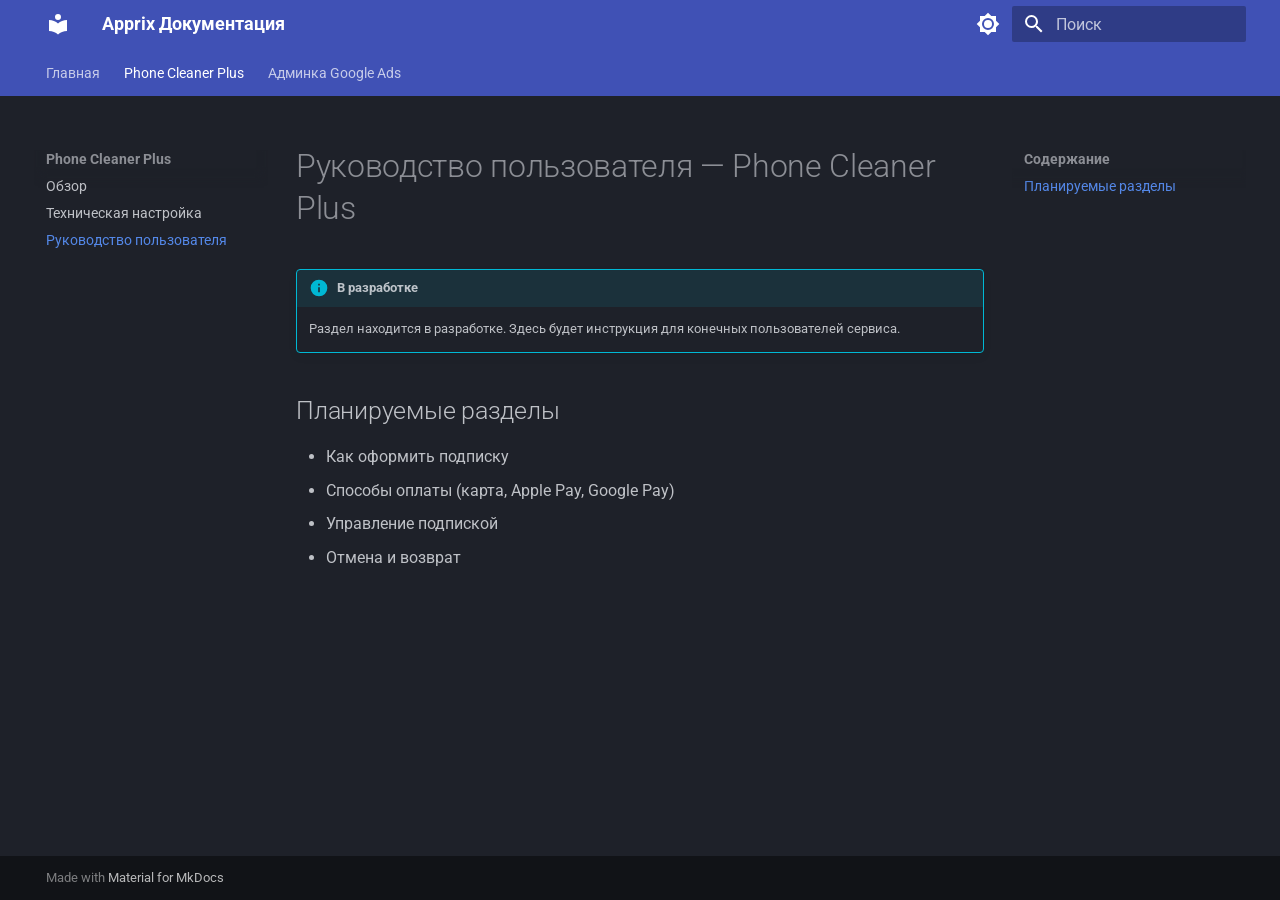
<file: site/phone-cleaner-plus/user-guide/index.html>
<!doctype html>
<html lang="ru" class="no-js">
  <head>
    
      <meta charset="utf-8">
      <meta name="viewport" content="width=device-width,initial-scale=1">
      
        <meta name="description" content="Документация по проектам Apprix">
      
      
      
        <link rel="canonical" href="https://mydomain.org/mysite/phone-cleaner-plus/user-guide/">
      
      
        <link rel="prev" href="../setup/">
      
      
        <link rel="next" href="../../admin-google-ads/">
      
      
        
      
      
      <link rel="icon" href="../../assets/images/favicon.png">
      <meta name="generator" content="mkdocs-1.6.1, mkdocs-material-9.7.2">
    
    
      
        <title>Руководство пользователя - Apprix Документация</title>
      
    
    
      <link rel="stylesheet" href="../../assets/stylesheets/main.484c7ddc.min.css">
      
        
        <link rel="stylesheet" href="../../assets/stylesheets/palette.ab4e12ef.min.css">
      
      


    
    
      
    
    
      
        
        
        <link rel="preconnect" href="https://fonts.gstatic.com" crossorigin>
        <link rel="stylesheet" href="https://fonts.googleapis.com/css?family=Roboto:300,300i,400,400i,700,700i%7CRoboto+Mono:400,400i,700,700i&display=fallback">
        <style>:root{--md-text-font:"Roboto";--md-code-font:"Roboto Mono"}</style>
      
    
    
    <script>__md_scope=new URL("../..",location),__md_hash=e=>[...e].reduce(((e,_)=>(e<<5)-e+_.charCodeAt(0)),0),__md_get=(e,_=localStorage,t=__md_scope)=>JSON.parse(_.getItem(t.pathname+"."+e)),__md_set=(e,_,t=localStorage,a=__md_scope)=>{try{t.setItem(a.pathname+"."+e,JSON.stringify(_))}catch(e){}}</script>
    
      

    
    
  </head>
  
  
    
    
      
    
    
    
    
    <body dir="ltr" data-md-color-scheme="slate" data-md-color-primary="indigo" data-md-color-accent="amber">
  
    
    <input class="md-toggle" data-md-toggle="drawer" type="checkbox" id="__drawer" autocomplete="off">
    <input class="md-toggle" data-md-toggle="search" type="checkbox" id="__search" autocomplete="off">
    <label class="md-overlay" for="__drawer"></label>
    <div data-md-component="skip">
      
        
        <a href="#phone-cleaner-plus" class="md-skip">
          Перейти к содержанию
        </a>
      
    </div>
    <div data-md-component="announce">
      
    </div>
    
    
      

<header class="md-header" data-md-component="header">
  <nav class="md-header__inner md-grid" aria-label="Верхний колонтитул">
    <a href="../.." title="Apprix Документация" class="md-header__button md-logo" aria-label="Apprix Документация" data-md-component="logo">
      
  
  <svg xmlns="http://www.w3.org/2000/svg" viewBox="0 0 24 24"><path d="M12 8a3 3 0 0 0 3-3 3 3 0 0 0-3-3 3 3 0 0 0-3 3 3 3 0 0 0 3 3m0 3.54C9.64 9.35 6.5 8 3 8v11c3.5 0 6.64 1.35 9 3.54 2.36-2.19 5.5-3.54 9-3.54V8c-3.5 0-6.64 1.35-9 3.54"/></svg>

    </a>
    <label class="md-header__button md-icon" for="__drawer">
      
      <svg xmlns="http://www.w3.org/2000/svg" viewBox="0 0 24 24"><path d="M3 6h18v2H3zm0 5h18v2H3zm0 5h18v2H3z"/></svg>
    </label>
    <div class="md-header__title" data-md-component="header-title">
      <div class="md-header__ellipsis">
        <div class="md-header__topic">
          <span class="md-ellipsis">
            Apprix Документация
          </span>
        </div>
        <div class="md-header__topic" data-md-component="header-topic">
          <span class="md-ellipsis">
            
              Руководство пользователя
            
          </span>
        </div>
      </div>
    </div>
    
      
        <form class="md-header__option" data-md-component="palette">
  
    
    
    
    <input class="md-option" data-md-color-media="" data-md-color-scheme="slate" data-md-color-primary="indigo" data-md-color-accent="amber"  aria-label="Переключить тему"  type="radio" name="__palette" id="__palette_0">
    
      <label class="md-header__button md-icon" title="Переключить тему" for="__palette_1" hidden>
        <svg xmlns="http://www.w3.org/2000/svg" viewBox="0 0 24 24"><path d="M12 8a4 4 0 0 0-4 4 4 4 0 0 0 4 4 4 4 0 0 0 4-4 4 4 0 0 0-4-4m0 10a6 6 0 0 1-6-6 6 6 0 0 1 6-6 6 6 0 0 1 6 6 6 6 0 0 1-6 6m8-9.31V4h-4.69L12 .69 8.69 4H4v4.69L.69 12 4 15.31V20h4.69L12 23.31 15.31 20H20v-4.69L23.31 12z"/></svg>
      </label>
    
  
    
    
    
    <input class="md-option" data-md-color-media="" data-md-color-scheme="default" data-md-color-primary="indigo" data-md-color-accent="amber"  aria-label="Переключить тему"  type="radio" name="__palette" id="__palette_1">
    
      <label class="md-header__button md-icon" title="Переключить тему" for="__palette_0" hidden>
        <svg xmlns="http://www.w3.org/2000/svg" viewBox="0 0 24 24"><path d="M12 18c-.89 0-1.74-.2-2.5-.55C11.56 16.5 13 14.42 13 12s-1.44-4.5-3.5-5.45C10.26 6.2 11.11 6 12 6a6 6 0 0 1 6 6 6 6 0 0 1-6 6m8-9.31V4h-4.69L12 .69 8.69 4H4v4.69L.69 12 4 15.31V20h4.69L12 23.31 15.31 20H20v-4.69L23.31 12z"/></svg>
      </label>
    
  
</form>
      
    
    
      <script>var palette=__md_get("__palette");if(palette&&palette.color){if("(prefers-color-scheme)"===palette.color.media){var media=matchMedia("(prefers-color-scheme: light)"),input=document.querySelector(media.matches?"[data-md-color-media='(prefers-color-scheme: light)']":"[data-md-color-media='(prefers-color-scheme: dark)']");palette.color.media=input.getAttribute("data-md-color-media"),palette.color.scheme=input.getAttribute("data-md-color-scheme"),palette.color.primary=input.getAttribute("data-md-color-primary"),palette.color.accent=input.getAttribute("data-md-color-accent")}for(var[key,value]of Object.entries(palette.color))document.body.setAttribute("data-md-color-"+key,value)}</script>
    
    
    
      
      
        <label class="md-header__button md-icon" for="__search">
          
          <svg xmlns="http://www.w3.org/2000/svg" viewBox="0 0 24 24"><path d="M9.5 3A6.5 6.5 0 0 1 16 9.5c0 1.61-.59 3.09-1.56 4.23l.27.27h.79l5 5-1.5 1.5-5-5v-.79l-.27-.27A6.52 6.52 0 0 1 9.5 16 6.5 6.5 0 0 1 3 9.5 6.5 6.5 0 0 1 9.5 3m0 2C7 5 5 7 5 9.5S7 14 9.5 14 14 12 14 9.5 12 5 9.5 5"/></svg>
        </label>
        <div class="md-search" data-md-component="search" role="dialog">
  <label class="md-search__overlay" for="__search"></label>
  <div class="md-search__inner" role="search">
    <form class="md-search__form" name="search">
      <input type="text" class="md-search__input" name="query" aria-label="Поиск" placeholder="Поиск" autocapitalize="off" autocorrect="off" autocomplete="off" spellcheck="false" data-md-component="search-query" required>
      <label class="md-search__icon md-icon" for="__search">
        
        <svg xmlns="http://www.w3.org/2000/svg" viewBox="0 0 24 24"><path d="M9.5 3A6.5 6.5 0 0 1 16 9.5c0 1.61-.59 3.09-1.56 4.23l.27.27h.79l5 5-1.5 1.5-5-5v-.79l-.27-.27A6.52 6.52 0 0 1 9.5 16 6.5 6.5 0 0 1 3 9.5 6.5 6.5 0 0 1 9.5 3m0 2C7 5 5 7 5 9.5S7 14 9.5 14 14 12 14 9.5 12 5 9.5 5"/></svg>
        
        <svg xmlns="http://www.w3.org/2000/svg" viewBox="0 0 24 24"><path d="M20 11v2H8l5.5 5.5-1.42 1.42L4.16 12l7.92-7.92L13.5 5.5 8 11z"/></svg>
      </label>
      <nav class="md-search__options" aria-label="Поиск">
        
        <button type="reset" class="md-search__icon md-icon" title="Очистить" aria-label="Очистить" tabindex="-1">
          
          <svg xmlns="http://www.w3.org/2000/svg" viewBox="0 0 24 24"><path d="M19 6.41 17.59 5 12 10.59 6.41 5 5 6.41 10.59 12 5 17.59 6.41 19 12 13.41 17.59 19 19 17.59 13.41 12z"/></svg>
        </button>
      </nav>
      
        <div class="md-search__suggest" data-md-component="search-suggest"></div>
      
    </form>
    <div class="md-search__output">
      <div class="md-search__scrollwrap" tabindex="0" data-md-scrollfix>
        <div class="md-search-result" data-md-component="search-result">
          <div class="md-search-result__meta">
            Инициализация поиска
          </div>
          <ol class="md-search-result__list" role="presentation"></ol>
        </div>
      </div>
    </div>
  </div>
</div>
      
    
    
  </nav>
  
</header>
    
    <div class="md-container" data-md-component="container">
      
      
        
          
            
<nav class="md-tabs" aria-label="Вкладки" data-md-component="tabs">
  <div class="md-grid">
    <ul class="md-tabs__list">
      
        
  
  
  
  
    <li class="md-tabs__item">
      <a href="../.." class="md-tabs__link">
        
  
  
    
  
  Главная

      </a>
    </li>
  

      
        
  
  
  
    
  
  
    
    
      <li class="md-tabs__item md-tabs__item--active">
        <a href="../" class="md-tabs__link">
          
  
  
  Phone Cleaner Plus

        </a>
      </li>
    
  

      
        
  
  
  
  
    
    
      <li class="md-tabs__item">
        <a href="../../admin-google-ads/" class="md-tabs__link">
          
  
  
  Админка Google Ads

        </a>
      </li>
    
  

      
    </ul>
  </div>
</nav>
          
        
      
      <main class="md-main" data-md-component="main">
        <div class="md-main__inner md-grid">
          
            
              
              <div class="md-sidebar md-sidebar--primary" data-md-component="sidebar" data-md-type="navigation" >
                <div class="md-sidebar__scrollwrap">
                  <div class="md-sidebar__inner">
                    


  


<nav class="md-nav md-nav--primary md-nav--lifted" aria-label="Навигация" data-md-level="0">
  <label class="md-nav__title" for="__drawer">
    <a href="../.." title="Apprix Документация" class="md-nav__button md-logo" aria-label="Apprix Документация" data-md-component="logo">
      
  
  <svg xmlns="http://www.w3.org/2000/svg" viewBox="0 0 24 24"><path d="M12 8a3 3 0 0 0 3-3 3 3 0 0 0-3-3 3 3 0 0 0-3 3 3 3 0 0 0 3 3m0 3.54C9.64 9.35 6.5 8 3 8v11c3.5 0 6.64 1.35 9 3.54 2.36-2.19 5.5-3.54 9-3.54V8c-3.5 0-6.64 1.35-9 3.54"/></svg>

    </a>
    Apprix Документация
  </label>
  
  <ul class="md-nav__list" data-md-scrollfix>
    
      
      
  
  
  
  
    <li class="md-nav__item">
      <a href="../.." class="md-nav__link">
        
  
  
  <span class="md-ellipsis">
    
  
    Главная
  

    
  </span>
  
  

      </a>
    </li>
  

    
      
      
  
  
    
  
  
  
    
    
    
    
      
        
        
      
      
        
      
    
    
    <li class="md-nav__item md-nav__item--active md-nav__item--section md-nav__item--nested">
      
        
        
        <input class="md-nav__toggle md-toggle " type="checkbox" id="__nav_2" checked>
        
          
          <label class="md-nav__link" for="__nav_2" id="__nav_2_label" tabindex="">
            
  
  
  <span class="md-ellipsis">
    
  
    Phone Cleaner Plus
  

    
  </span>
  
  

            <span class="md-nav__icon md-icon"></span>
          </label>
        
        <nav class="md-nav" data-md-level="1" aria-labelledby="__nav_2_label" aria-expanded="true">
          <label class="md-nav__title" for="__nav_2">
            <span class="md-nav__icon md-icon"></span>
            
  
    Phone Cleaner Plus
  

          </label>
          <ul class="md-nav__list" data-md-scrollfix>
            
              
                
  
  
  
  
    <li class="md-nav__item">
      <a href="../" class="md-nav__link">
        
  
  
  <span class="md-ellipsis">
    
  
    Обзор
  

    
  </span>
  
  

      </a>
    </li>
  

              
            
              
                
  
  
  
  
    <li class="md-nav__item">
      <a href="../setup/" class="md-nav__link">
        
  
  
  <span class="md-ellipsis">
    
  
    Техническая настройка
  

    
  </span>
  
  

      </a>
    </li>
  

              
            
              
                
  
  
    
  
  
  
    <li class="md-nav__item md-nav__item--active">
      
      <input class="md-nav__toggle md-toggle" type="checkbox" id="__toc">
      
      
        
      
      
        <label class="md-nav__link md-nav__link--active" for="__toc">
          
  
  
  <span class="md-ellipsis">
    
  
    Руководство пользователя
  

    
  </span>
  
  

          <span class="md-nav__icon md-icon"></span>
        </label>
      
      <a href="./" class="md-nav__link md-nav__link--active">
        
  
  
  <span class="md-ellipsis">
    
  
    Руководство пользователя
  

    
  </span>
  
  

      </a>
      
        

<nav class="md-nav md-nav--secondary" aria-label="Содержание">
  
  
  
    
  
  
    <label class="md-nav__title" for="__toc">
      <span class="md-nav__icon md-icon"></span>
      Содержание
    </label>
    <ul class="md-nav__list" data-md-component="toc" data-md-scrollfix>
      
        <li class="md-nav__item">
  <a href="#_1" class="md-nav__link">
    <span class="md-ellipsis">
      
        Планируемые разделы
      
    </span>
  </a>
  
</li>
      
    </ul>
  
</nav>
      
    </li>
  

              
            
          </ul>
        </nav>
      
    </li>
  

    
      
      
  
  
  
  
    
    
    
    
      
      
        
      
    
    
    <li class="md-nav__item md-nav__item--nested">
      
        
        
          
        
        <input class="md-nav__toggle md-toggle md-toggle--indeterminate" type="checkbox" id="__nav_3" >
        
          
          <label class="md-nav__link" for="__nav_3" id="__nav_3_label" tabindex="0">
            
  
  
  <span class="md-ellipsis">
    
  
    Админка Google Ads
  

    
  </span>
  
  

            <span class="md-nav__icon md-icon"></span>
          </label>
        
        <nav class="md-nav" data-md-level="1" aria-labelledby="__nav_3_label" aria-expanded="false">
          <label class="md-nav__title" for="__nav_3">
            <span class="md-nav__icon md-icon"></span>
            
  
    Админка Google Ads
  

          </label>
          <ul class="md-nav__list" data-md-scrollfix>
            
              
                
  
  
  
  
    <li class="md-nav__item">
      <a href="../../admin-google-ads/" class="md-nav__link">
        
  
  
  <span class="md-ellipsis">
    
  
    Обзор
  

    
  </span>
  
  

      </a>
    </li>
  

              
            
              
                
  
  
  
  
    <li class="md-nav__item">
      <a href="../../admin-google-ads/setup/" class="md-nav__link">
        
  
  
  <span class="md-ellipsis">
    
  
    Техническая настройка
  

    
  </span>
  
  

      </a>
    </li>
  

              
            
              
                
  
  
  
  
    <li class="md-nav__item">
      <a href="../../admin-google-ads/user-guide/" class="md-nav__link">
        
  
  
  <span class="md-ellipsis">
    
  
    Руководство пользователя
  

    
  </span>
  
  

      </a>
    </li>
  

              
            
          </ul>
        </nav>
      
    </li>
  

    
  </ul>
</nav>
                  </div>
                </div>
              </div>
            
            
              
              <div class="md-sidebar md-sidebar--secondary" data-md-component="sidebar" data-md-type="toc" >
                <div class="md-sidebar__scrollwrap">
                  <div class="md-sidebar__inner">
                    

<nav class="md-nav md-nav--secondary" aria-label="Содержание">
  
  
  
    
  
  
    <label class="md-nav__title" for="__toc">
      <span class="md-nav__icon md-icon"></span>
      Содержание
    </label>
    <ul class="md-nav__list" data-md-component="toc" data-md-scrollfix>
      
        <li class="md-nav__item">
  <a href="#_1" class="md-nav__link">
    <span class="md-ellipsis">
      
        Планируемые разделы
      
    </span>
  </a>
  
</li>
      
    </ul>
  
</nav>
                  </div>
                </div>
              </div>
            
          
          
            <div class="md-content" data-md-component="content">
              
              <article class="md-content__inner md-typeset">
                
                  



<h1 id="phone-cleaner-plus">Руководство пользователя — Phone Cleaner Plus</h1>
<div class="admonition info">
<p class="admonition-title">В разработке</p>
<p>Раздел находится в разработке. Здесь будет инструкция для конечных пользователей сервиса.</p>
</div>
<h2 id="_1">Планируемые разделы</h2>
<ul>
<li>Как оформить подписку</li>
<li>Способы оплаты (карта, Apple Pay, Google Pay)</li>
<li>Управление подпиской</li>
<li>Отмена и возврат</li>
</ul>












                
              </article>
            </div>
          
          
<script>var target=document.getElementById(location.hash.slice(1));target&&target.name&&(target.checked=target.name.startsWith("__tabbed_"))</script>
        </div>
        
          <button type="button" class="md-top md-icon" data-md-component="top" hidden>
  
  <svg xmlns="http://www.w3.org/2000/svg" viewBox="0 0 24 24"><path d="M13 20h-2V8l-5.5 5.5-1.42-1.42L12 4.16l7.92 7.92-1.42 1.42L13 8z"/></svg>
  К началу
</button>
        
      </main>
      
        <footer class="md-footer">
  
  <div class="md-footer-meta md-typeset">
    <div class="md-footer-meta__inner md-grid">
      <div class="md-copyright">
  
  
    Made with
    <a href="https://squidfunk.github.io/mkdocs-material/" target="_blank" rel="noopener">
      Material for MkDocs
    </a>
  
</div>
      
    </div>
  </div>
</footer>
      
    </div>
    <div class="md-dialog" data-md-component="dialog">
      <div class="md-dialog__inner md-typeset"></div>
    </div>
    
    
    
      
      
      <script id="__config" type="application/json">{"annotate": null, "base": "../..", "features": ["navigation.tabs", "navigation.sections", "navigation.expand", "navigation.top", "search.suggest", "search.highlight"], "search": "../../assets/javascripts/workers/search.2c215733.min.js", "tags": null, "translations": {"clipboard.copied": "\u0421\u043a\u043e\u043f\u0438\u0440\u043e\u0432\u0430\u043d\u043e \u0432 \u0431\u0443\u0444\u0435\u0440", "clipboard.copy": "\u041a\u043e\u043f\u0438\u0440\u043e\u0432\u0430\u0442\u044c \u0432 \u0431\u0443\u0444\u0435\u0440", "search.result.more.one": "\u0415\u0449\u0451 1 \u043d\u0430 \u044d\u0442\u043e\u0439 \u0441\u0442\u0440\u0430\u043d\u0438\u0446\u0435", "search.result.more.other": "\u0415\u0449\u0451 # \u043d\u0430 \u044d\u0442\u043e\u0439 \u0441\u0442\u0440\u0430\u043d\u0438\u0446\u0435", "search.result.none": "\u0421\u043e\u0432\u043f\u0430\u0434\u0435\u043d\u0438\u0439 \u043d\u0435 \u043d\u0430\u0439\u0434\u0435\u043d\u043e", "search.result.one": "\u041d\u0430\u0439\u0434\u0435\u043d\u043e 1 \u0441\u043e\u0432\u043f\u0430\u0434\u0435\u043d\u0438\u0435", "search.result.other": "\u041d\u0430\u0439\u0434\u0435\u043d\u043e \u0441\u043e\u0432\u043f\u0430\u0434\u0435\u043d\u0438\u0439: #", "search.result.placeholder": "\u041d\u0430\u0447\u043d\u0438\u0442\u0435 \u043f\u0435\u0447\u0430\u0442\u0430\u0442\u044c \u0434\u043b\u044f \u043f\u043e\u0438\u0441\u043a\u0430", "search.result.term.missing": "\u041e\u0442\u0441\u0443\u0442\u0441\u0442\u0432\u0443\u0435\u0442", "select.version": "\u0412\u044b\u0431\u0435\u0440\u0438\u0442\u0435 \u0432\u0435\u0440\u0441\u0438\u044e"}, "version": null}</script>
    
    
      <script src="../../assets/javascripts/bundle.79ae519e.min.js"></script>
      
    
  </body>
</html>
</file>
<file: site/assets/stylesheets/main.484c7ddc.min.css>
@charset "UTF-8";html{-webkit-text-size-adjust:none;-moz-text-size-adjust:none;text-size-adjust:none;box-sizing:border-box}*,:after,:before{box-sizing:inherit}@media (prefers-reduced-motion){*,:after,:before{transition:none!important}}body{margin:0}a,button,input,label{-webkit-tap-highlight-color:transparent}a{color:inherit;text-decoration:none}hr{border:0;box-sizing:initial;display:block;height:.05rem;overflow:visible;padding:0}small{font-size:80%}sub,sup{line-height:1em}img{border-style:none}table{border-collapse:initial;border-spacing:0}td,th{font-weight:400;vertical-align:top}button{background:#0000;border:0;font-family:inherit;font-size:inherit;margin:0;padding:0}input{border:0;outline:none}:root{--md-primary-fg-color:#4051b5;--md-primary-fg-color--light:#5d6cc0;--md-primary-fg-color--dark:#303fa1;--md-primary-bg-color:#fff;--md-primary-bg-color--light:#ffffffb3;--md-accent-fg-color:#526cfe;--md-accent-fg-color--transparent:#526cfe1a;--md-accent-bg-color:#fff;--md-accent-bg-color--light:#ffffffb3}[data-md-color-scheme=default]{color-scheme:light}[data-md-color-scheme=default] img[src$="#gh-dark-mode-only"],[data-md-color-scheme=default] img[src$="#only-dark"]{display:none}:root,[data-md-color-scheme=default]{--md-hue:225deg;--md-default-fg-color:#000000de;--md-default-fg-color--light:#0000008a;--md-default-fg-color--lighter:#00000052;--md-default-fg-color--lightest:#00000012;--md-default-bg-color:#fff;--md-default-bg-color--light:#ffffffb3;--md-default-bg-color--lighter:#ffffff4d;--md-default-bg-color--lightest:#ffffff1f;--md-code-fg-color:#36464e;--md-code-bg-color:#f5f5f5;--md-code-bg-color--light:#f5f5f5b3;--md-code-bg-color--lighter:#f5f5f54d;--md-code-hl-color:#4287ff;--md-code-hl-color--light:#4287ff1a;--md-code-hl-number-color:#d52a2a;--md-code-hl-special-color:#db1457;--md-code-hl-function-color:#a846b9;--md-code-hl-constant-color:#6e59d9;--md-code-hl-keyword-color:#3f6ec6;--md-code-hl-string-color:#1c7d4d;--md-code-hl-name-color:var(--md-code-fg-color);--md-code-hl-operator-color:var(--md-default-fg-color--light);--md-code-hl-punctuation-color:var(--md-default-fg-color--light);--md-code-hl-comment-color:var(--md-default-fg-color--light);--md-code-hl-generic-color:var(--md-default-fg-color--light);--md-code-hl-variable-color:var(--md-default-fg-color--light);--md-typeset-color:var(--md-default-fg-color);--md-typeset-a-color:var(--md-primary-fg-color);--md-typeset-del-color:#f5503d26;--md-typeset-ins-color:#0bd57026;--md-typeset-kbd-color:#fafafa;--md-typeset-kbd-accent-color:#fff;--md-typeset-kbd-border-color:#b8b8b8;--md-typeset-mark-color:#ffff0080;--md-typeset-table-color:#0000001f;--md-typeset-table-color--light:rgba(0,0,0,.035);--md-admonition-fg-color:var(--md-default-fg-color);--md-admonition-bg-color:var(--md-default-bg-color);--md-warning-fg-color:#000000de;--md-warning-bg-color:#ff9;--md-footer-fg-color:#fff;--md-footer-fg-color--light:#ffffffb3;--md-footer-fg-color--lighter:#ffffff73;--md-footer-bg-color:#000000de;--md-footer-bg-color--dark:#00000052;--md-shadow-z1:0 0.2rem 0.5rem #0000000d,0 0 0.05rem #0000001a;--md-shadow-z2:0 0.2rem 0.5rem #0000001a,0 0 0.05rem #00000040;--md-shadow-z3:0 0.2rem 0.5rem #0003,0 0 0.05rem #00000059}.md-icon svg{fill:currentcolor;display:block;height:1.2rem;width:1.2rem}body{-webkit-font-smoothing:antialiased;-moz-osx-font-smoothing:grayscale;--md-text-font-family:var(--md-text-font,_),-apple-system,BlinkMacSystemFont,Helvetica,Arial,sans-serif;--md-code-font-family:var(--md-code-font,_),SFMono-Regular,Consolas,Menlo,monospace}aside,body,input{font-feature-settings:"kern","liga";color:var(--md-typeset-color);font-family:var(--md-text-font-family)}code,kbd,pre{font-feature-settings:"kern";font-family:var(--md-code-font-family)}:root{--md-typeset-table-sort-icon:url('data:image/svg+xml;charset=utf-8,<svg xmlns="http://www.w3.org/2000/svg" viewBox="0 0 24 24"><path d="m18 21-4-4h3V7h-3l4-4 4 4h-3v10h3M2 19v-2h10v2M2 13v-2h7v2M2 7V5h4v2z"/></svg>');--md-typeset-table-sort-icon--asc:url('data:image/svg+xml;charset=utf-8,<svg xmlns="http://www.w3.org/2000/svg" viewBox="0 0 24 24"><path d="M19 17h3l-4 4-4-4h3V3h2M2 17h10v2H2M6 5v2H2V5m0 6h7v2H2z"/></svg>');--md-typeset-table-sort-icon--desc:url('data:image/svg+xml;charset=utf-8,<svg xmlns="http://www.w3.org/2000/svg" viewBox="0 0 24 24"><path d="M19 7h3l-4-4-4 4h3v14h2M2 17h10v2H2M6 5v2H2V5m0 6h7v2H2z"/></svg>')}.md-typeset{-webkit-print-color-adjust:exact;color-adjust:exact;font-size:.8rem;line-height:1.6;overflow-wrap:break-word}@media print{.md-typeset{font-size:.68rem}}.md-typeset blockquote,.md-typeset dl,.md-typeset figure,.md-typeset ol,.md-typeset pre,.md-typeset ul{margin-bottom:1em;margin-top:1em}.md-typeset h1{color:var(--md-default-fg-color--light);font-size:2em;line-height:1.3;margin:0 0 1.25em}.md-typeset h1,.md-typeset h2{font-weight:300;letter-spacing:-.01em}.md-typeset h2{font-size:1.5625em;line-height:1.4;margin:1.6em 0 .64em}.md-typeset h3{font-size:1.25em;font-weight:400;letter-spacing:-.01em;line-height:1.5;margin:1.6em 0 .8em}.md-typeset h2+h3{margin-top:.8em}.md-typeset h4{font-weight:700;letter-spacing:-.01em;margin:1em 0}.md-typeset h5,.md-typeset h6{color:var(--md-default-fg-color--light);font-size:.8em;font-weight:700;letter-spacing:-.01em;margin:1.25em 0}.md-typeset h5{text-transform:uppercase}.md-typeset h5 code{text-transform:none}.md-typeset hr{border-bottom:.05rem solid var(--md-default-fg-color--lightest);display:flow-root;margin:1.5em 0}.md-typeset a{color:var(--md-typeset-a-color);word-break:break-word}.md-typeset a,.md-typeset a:before{transition:color 125ms}.md-typeset a:focus,.md-typeset a:hover{color:var(--md-accent-fg-color)}.md-typeset a:focus code,.md-typeset a:hover code{background-color:var(--md-accent-fg-color--transparent);color:var(--md-accent-fg-color)}.md-typeset a code{color:var(--md-typeset-a-color)}.md-typeset a.focus-visible{outline-color:var(--md-accent-fg-color);outline-offset:.2rem}.md-typeset code,.md-typeset kbd,.md-typeset pre{color:var(--md-code-fg-color);direction:ltr;font-variant-ligatures:none;transition:background-color 125ms}@media print{.md-typeset code,.md-typeset kbd,.md-typeset pre{white-space:pre-wrap}}.md-typeset code{background-color:var(--md-code-bg-color);border-radius:.1rem;-webkit-box-decoration-break:clone;box-decoration-break:clone;font-size:.85em;padding:0 .2941176471em;transition:color 125ms,background-color 125ms;word-break:break-word}.md-typeset code:not(.focus-visible){-webkit-tap-highlight-color:transparent;outline:none}.md-typeset pre{display:flow-root;line-height:1.4;position:relative}.md-typeset pre>code{-webkit-box-decoration-break:slice;box-decoration-break:slice;box-shadow:none;display:block;margin:0;outline-color:var(--md-accent-fg-color);overflow:auto;padding:.7720588235em 1.1764705882em;scrollbar-color:var(--md-default-fg-color--lighter) #0000;scrollbar-width:thin;touch-action:auto;word-break:normal}.md-typeset pre>code:hover{scrollbar-color:var(--md-accent-fg-color) #0000}.md-typeset pre>code::-webkit-scrollbar{height:.2rem;width:.2rem}.md-typeset pre>code::-webkit-scrollbar-thumb{background-color:var(--md-default-fg-color--lighter)}.md-typeset pre>code::-webkit-scrollbar-thumb:hover{background-color:var(--md-accent-fg-color)}.md-typeset kbd{background-color:var(--md-typeset-kbd-color);border-radius:.1rem;box-shadow:0 .1rem 0 .05rem var(--md-typeset-kbd-border-color),0 .1rem 0 var(--md-typeset-kbd-border-color),0 -.1rem .2rem var(--md-typeset-kbd-accent-color) inset;color:var(--md-default-fg-color);display:inline-block;font-size:.75em;padding:0 .6666666667em;vertical-align:text-top;word-break:break-word}.md-typeset mark{background-color:var(--md-typeset-mark-color);-webkit-box-decoration-break:clone;box-decoration-break:clone;color:inherit;word-break:break-word}.md-typeset abbr{cursor:help;text-decoration:none}.md-typeset [data-preview],.md-typeset abbr{border-bottom:.05rem dotted var(--md-default-fg-color--light)}.md-typeset small{opacity:.75}[dir=ltr] .md-typeset sub,[dir=ltr] .md-typeset sup{margin-left:.078125em}[dir=rtl] .md-typeset sub,[dir=rtl] .md-typeset sup{margin-right:.078125em}[dir=ltr] .md-typeset blockquote{padding-left:.6rem}[dir=rtl] .md-typeset blockquote{padding-right:.6rem}[dir=ltr] .md-typeset blockquote{border-left:.2rem solid var(--md-default-fg-color--lighter)}[dir=rtl] .md-typeset blockquote{border-right:.2rem solid var(--md-default-fg-color--lighter)}.md-typeset blockquote{color:var(--md-default-fg-color--light);margin-left:0;margin-right:0}.md-typeset ul{list-style-type:disc}.md-typeset ul[type]{list-style-type:revert-layer}[dir=ltr] .md-typeset ol,[dir=ltr] .md-typeset ul{margin-left:.625em}[dir=rtl] .md-typeset ol,[dir=rtl] .md-typeset ul{margin-right:.625em}.md-typeset ol,.md-typeset ul{padding:0}.md-typeset ol:not([hidden]),.md-typeset ul:not([hidden]){display:flow-root}.md-typeset ol ol,.md-typeset ul ol{list-style-type:lower-alpha}.md-typeset ol ol ol,.md-typeset ul ol ol{list-style-type:lower-roman}.md-typeset ol ol ol ol,.md-typeset ul ol ol ol{list-style-type:upper-alpha}.md-typeset ol ol ol ol ol,.md-typeset ul ol ol ol ol{list-style-type:upper-roman}.md-typeset ol[type],.md-typeset ul[type]{list-style-type:revert-layer}[dir=ltr] .md-typeset ol li,[dir=ltr] .md-typeset ul li{margin-left:1.25em}[dir=rtl] .md-typeset ol li,[dir=rtl] .md-typeset ul li{margin-right:1.25em}.md-typeset ol li,.md-typeset ul li{margin-bottom:.5em}.md-typeset ol li blockquote,.md-typeset ol li p,.md-typeset ul li blockquote,.md-typeset ul li p{margin:.5em 0}.md-typeset ol li:last-child,.md-typeset ul li:last-child{margin-bottom:0}[dir=ltr] .md-typeset ol li ol,[dir=ltr] .md-typeset ol li ul,[dir=ltr] .md-typeset ul li ol,[dir=ltr] .md-typeset ul li ul{margin-left:.625em}[dir=rtl] .md-typeset ol li ol,[dir=rtl] .md-typeset ol li ul,[dir=rtl] .md-typeset ul li ol,[dir=rtl] .md-typeset ul li ul{margin-right:.625em}.md-typeset ol li ol,.md-typeset ol li ul,.md-typeset ul li ol,.md-typeset ul li ul{margin-bottom:.5em;margin-top:.5em}[dir=ltr] .md-typeset dd{margin-left:1.875em}[dir=rtl] .md-typeset dd{margin-right:1.875em}.md-typeset dd{margin-bottom:1.5em;margin-top:1em}.md-typeset img,.md-typeset svg,.md-typeset video{height:auto;max-width:100%}.md-typeset img[align=left]{margin:1em 1em 1em 0}.md-typeset img[align=right]{margin:1em 0 1em 1em}.md-typeset img[align]:only-child{margin-top:0}.md-typeset figure{display:flow-root;margin:1em auto;max-width:100%;text-align:center;width:fit-content}.md-typeset figure img{display:block;margin:0 auto}.md-typeset figcaption{font-style:italic;margin:1em auto;max-width:24rem}.md-typeset iframe{max-width:100%}.md-typeset table:not([class]){background-color:var(--md-default-bg-color);border:.05rem solid var(--md-typeset-table-color);border-radius:.1rem;display:inline-block;font-size:.64rem;max-width:100%;overflow:auto;touch-action:auto}@media print{.md-typeset table:not([class]){display:table}}.md-typeset table:not([class])+*{margin-top:1.5em}.md-typeset table:not([class]) td>:first-child,.md-typeset table:not([class]) th>:first-child{margin-top:0}.md-typeset table:not([class]) td>:last-child,.md-typeset table:not([class]) th>:last-child{margin-bottom:0}.md-typeset table:not([class]) td:not([align]),.md-typeset table:not([class]) th:not([align]){text-align:left}[dir=rtl] .md-typeset table:not([class]) td:not([align]),[dir=rtl] .md-typeset table:not([class]) th:not([align]){text-align:right}.md-typeset table:not([class]) th{font-weight:700;min-width:5rem;padding:.9375em 1.25em;vertical-align:top}.md-typeset table:not([class]) td{border-top:.05rem solid var(--md-typeset-table-color);padding:.9375em 1.25em;vertical-align:top}.md-typeset table:not([class]) tbody tr{transition:background-color 125ms}.md-typeset table:not([class]) tbody tr:hover{background-color:var(--md-typeset-table-color--light);box-shadow:0 .05rem 0 var(--md-default-bg-color) inset}.md-typeset table:not([class]) a{word-break:normal}.md-typeset table th[role=columnheader]{cursor:pointer}[dir=ltr] .md-typeset table th[role=columnheader]:after{margin-left:.5em}[dir=rtl] .md-typeset table th[role=columnheader]:after{margin-right:.5em}.md-typeset table th[role=columnheader]:after{content:"";display:inline-block;height:1.2em;-webkit-mask-image:var(--md-typeset-table-sort-icon);mask-image:var(--md-typeset-table-sort-icon);-webkit-mask-repeat:no-repeat;mask-repeat:no-repeat;-webkit-mask-size:contain;mask-size:contain;transition:background-color 125ms;vertical-align:text-bottom;width:1.2em}.md-typeset table th[role=columnheader]:hover:after{background-color:var(--md-default-fg-color--lighter)}.md-typeset table th[role=columnheader][aria-sort=ascending]:after{background-color:var(--md-default-fg-color--light);-webkit-mask-image:var(--md-typeset-table-sort-icon--asc);mask-image:var(--md-typeset-table-sort-icon--asc)}.md-typeset table th[role=columnheader][aria-sort=descending]:after{background-color:var(--md-default-fg-color--light);-webkit-mask-image:var(--md-typeset-table-sort-icon--desc);mask-image:var(--md-typeset-table-sort-icon--desc)}.md-typeset__scrollwrap{margin:1em -.8rem;overflow-x:auto;touch-action:auto}.md-typeset__table{display:inline-block;margin-bottom:.5em;padding:0 .8rem}@media print{.md-typeset__table{display:block}}html .md-typeset__table table{display:table;margin:0;overflow:hidden;width:100%}@media screen and (max-width:44.984375em){.md-content__inner>pre{margin:1em -.8rem}.md-content__inner>pre code{border-radius:0}}.md-typeset .md-author{border-radius:100%;display:block;flex-shrink:0;height:1.6rem;overflow:hidden;position:relative;transition:color 125ms,transform 125ms;width:1.6rem}.md-typeset .md-author img{display:block}.md-typeset .md-author--more{background:var(--md-default-fg-color--lightest);color:var(--md-default-fg-color--lighter);font-size:.6rem;font-weight:700;line-height:1.6rem;text-align:center}.md-typeset .md-author--long{height:2.4rem;width:2.4rem}.md-typeset a.md-author{transform:scale(1)}.md-typeset a.md-author img{border-radius:100%;filter:grayscale(100%) opacity(75%);transition:filter 125ms}.md-typeset a.md-author:focus,.md-typeset a.md-author:hover{transform:scale(1.1);z-index:1}.md-typeset a.md-author:focus img,.md-typeset a.md-author:hover img{filter:grayscale(0)}.md-banner{background-color:var(--md-footer-bg-color);color:var(--md-footer-fg-color);overflow:auto}@media print{.md-banner{display:none}}.md-banner--warning{background-color:var(--md-warning-bg-color);color:var(--md-warning-fg-color)}.md-banner__inner{font-size:.7rem;margin:.6rem auto;padding:0 .8rem}[dir=ltr] .md-banner__button{float:right}[dir=rtl] .md-banner__button{float:left}.md-banner__button{color:inherit;cursor:pointer;transition:opacity .25s}.no-js .md-banner__button{display:none}.md-banner__button:hover{opacity:.7}html{font-size:125%;height:100%;overflow-x:hidden}@media screen and (min-width:100em){html{font-size:137.5%}}@media screen and (min-width:125em){html{font-size:150%}}body{background-color:var(--md-default-bg-color);display:flex;flex-direction:column;font-size:.5rem;min-height:100%;position:relative;width:100%}@media print{body{display:block}}@media screen and (max-width:59.984375em){body[data-md-scrolllock]{position:fixed}}.md-grid{margin-left:auto;margin-right:auto;max-width:61rem}.md-container{display:flex;flex-direction:column;flex-grow:1}@media print{.md-container{display:block}}.md-main{flex-grow:1}.md-main__inner{display:flex;height:100%;margin-top:1.5rem}.md-ellipsis{overflow:hidden;text-overflow:ellipsis}.md-toggle{display:none}.md-option{height:0;opacity:0;position:absolute;width:0}.md-option:checked+label:not([hidden]){display:block}.md-option.focus-visible+label{outline-color:var(--md-accent-fg-color);outline-style:auto}.md-skip{background-color:var(--md-default-fg-color);border-radius:.1rem;color:var(--md-default-bg-color);font-size:.64rem;margin:.5rem;opacity:0;outline-color:var(--md-accent-fg-color);padding:.3rem .5rem;position:fixed;transform:translateY(.4rem);z-index:-1}.md-skip:focus{opacity:1;transform:translateY(0);transition:transform .25s cubic-bezier(.4,0,.2,1),opacity 175ms 75ms;z-index:10}@page{margin:25mm}:root{--md-clipboard-icon:url('data:image/svg+xml;charset=utf-8,<svg xmlns="http://www.w3.org/2000/svg" viewBox="0 0 24 24"><path d="M19 21H8V7h11m0-2H8a2 2 0 0 0-2 2v14a2 2 0 0 0 2 2h11a2 2 0 0 0 2-2V7a2 2 0 0 0-2-2m-3-4H4a2 2 0 0 0-2 2v14h2V3h12z"/></svg>')}.md-clipboard{border-radius:.1rem;color:var(--md-default-fg-color--lightest);cursor:pointer;height:1.5em;outline-color:var(--md-accent-fg-color);outline-offset:.1rem;transition:color .25s;width:1.5em;z-index:1}@media print{.md-clipboard{display:none}}.md-clipboard:not(.focus-visible){-webkit-tap-highlight-color:transparent;outline:none}:hover>.md-clipboard{color:var(--md-default-fg-color--light)}.md-clipboard:focus,.md-clipboard:hover{color:var(--md-accent-fg-color)}.md-clipboard:after{background-color:currentcolor;content:"";display:block;height:1.125em;margin:0 auto;-webkit-mask-image:var(--md-clipboard-icon);mask-image:var(--md-clipboard-icon);-webkit-mask-position:center;mask-position:center;-webkit-mask-repeat:no-repeat;mask-repeat:no-repeat;-webkit-mask-size:contain;mask-size:contain;width:1.125em}.md-clipboard--inline{cursor:pointer}.md-clipboard--inline code{transition:color .25s,background-color .25s}.md-clipboard--inline:focus code,.md-clipboard--inline:hover code{background-color:var(--md-accent-fg-color--transparent);color:var(--md-accent-fg-color)}:root{--md-code-select-icon:url('data:image/svg+xml;charset=utf-8,<svg xmlns="http://www.w3.org/2000/svg" viewBox="0 0 24 24"><path d="M19 19h-4v2h4c1.1 0 2-.9 2-2v-4h-2m0-12h-4v2h4v4h2V5c0-1.1-.9-2-2-2M5 5h4V3H5c-1.1 0-2 .9-2 2v4h2m0 6H3v4c0 1.1.9 2 2 2h4v-2H5zm2-4h2v2H7zm4 0h2v2h-2zm4 0h2v2h-2zM7 7h2v2H7zm4 0h2v2h-2zm4 0h2v2h-2zm-8 8h2v2H7zm4 0h2v2h-2zm4 0h2v2h-2z"/></svg>');--md-code-copy-icon:url('data:image/svg+xml;charset=utf-8,<svg xmlns="http://www.w3.org/2000/svg" viewBox="0 0 24 24"><path d="M19 21H8V7h11m0-2H8a2 2 0 0 0-2 2v14a2 2 0 0 0 2 2h11a2 2 0 0 0 2-2V7a2 2 0 0 0-2-2m-3-4H4a2 2 0 0 0-2 2v14h2V3h12z"/></svg>')}.md-typeset .md-code__content{display:grid}.md-code__nav{background-color:var(--md-code-bg-color--lighter);border-radius:.1rem;display:flex;gap:.2rem;padding:.2rem;position:absolute;right:.25em;top:.25em;transition:background-color .25s;z-index:1}:hover>.md-code__nav{background-color:var(--md-code-bg-color--light)}.md-code__button{color:var(--md-default-fg-color--lightest);cursor:pointer;display:block;height:1.5em;outline-color:var(--md-accent-fg-color);outline-offset:.1rem;transition:color .25s;width:1.5em}:hover>*>.md-code__button{color:var(--md-default-fg-color--light)}.md-code__button.focus-visible,.md-code__button:hover{color:var(--md-accent-fg-color)}.md-code__button--active{color:var(--md-default-fg-color)!important}.md-code__button:after{background-color:currentcolor;content:"";display:block;height:1.125em;margin:0 auto;-webkit-mask-position:center;mask-position:center;-webkit-mask-repeat:no-repeat;mask-repeat:no-repeat;-webkit-mask-size:contain;mask-size:contain;width:1.125em}.md-code__button[data-md-type=select]:after{-webkit-mask-image:var(--md-code-select-icon);mask-image:var(--md-code-select-icon)}.md-code__button[data-md-type=copy]:after{-webkit-mask-image:var(--md-code-copy-icon);mask-image:var(--md-code-copy-icon)}@keyframes consent{0%{opacity:0;transform:translateY(100%)}to{opacity:1;transform:translateY(0)}}@keyframes overlay{0%{opacity:0}to{opacity:1}}.md-consent__overlay{animation:overlay .25s both;-webkit-backdrop-filter:blur(.1rem);backdrop-filter:blur(.1rem);background-color:#0000008a;height:100%;opacity:1;position:fixed;top:0;width:100%;z-index:5}.md-consent__inner{animation:consent .5s cubic-bezier(.1,.7,.1,1) both;background-color:var(--md-default-bg-color);border:0;border-radius:.1rem;bottom:0;box-shadow:0 0 .2rem #0000001a,0 .2rem .4rem #0003;max-height:100%;overflow:auto;padding:0;position:fixed;width:100%;z-index:5}.md-consent__form{padding:.8rem}.md-consent__settings{display:none;margin:1em 0}input:checked+.md-consent__settings{display:block}.md-consent__controls{margin-bottom:.8rem}.md-typeset .md-consent__controls .md-button{display:inline}@media screen and (max-width:44.984375em){.md-typeset .md-consent__controls .md-button{display:block;margin-top:.4rem;text-align:center;width:100%}}.md-consent label{cursor:pointer}.md-content{flex-grow:1;min-width:0}.md-content__inner{margin:0 .8rem 1.2rem;padding-top:.6rem}@media screen and (min-width:76.25em){[dir=ltr] .md-sidebar--primary:not([hidden])~.md-content>.md-content__inner{margin-left:1.2rem}[dir=ltr] .md-sidebar--secondary:not([hidden])~.md-content>.md-content__inner,[dir=rtl] .md-sidebar--primary:not([hidden])~.md-content>.md-content__inner{margin-right:1.2rem}[dir=rtl] .md-sidebar--secondary:not([hidden])~.md-content>.md-content__inner{margin-left:1.2rem}}.md-content__inner:before{content:"";display:block;height:.4rem}.md-content__inner>:last-child{margin-bottom:0}[dir=ltr] .md-content__button{float:right}[dir=rtl] .md-content__button{float:left}[dir=ltr] .md-content__button{margin-left:.4rem}[dir=rtl] .md-content__button{margin-right:.4rem}.md-content__button{margin:.4rem 0;padding:0}@media print{.md-content__button{display:none}}.md-typeset .md-content__button{color:var(--md-default-fg-color--lighter)}.md-content__button svg{display:inline;vertical-align:top}[dir=rtl] .md-content__button svg{transform:scaleX(-1)}[dir=ltr] .md-dialog{right:.8rem}[dir=rtl] .md-dialog{left:.8rem}.md-dialog{background-color:var(--md-default-fg-color);border-radius:.1rem;bottom:.8rem;box-shadow:var(--md-shadow-z3);min-width:11.1rem;opacity:0;padding:.4rem .6rem;pointer-events:none;position:fixed;transform:translateY(100%);transition:transform 0ms .4s,opacity .4s;z-index:4}@media print{.md-dialog{display:none}}.md-dialog--active{opacity:1;pointer-events:auto;transform:translateY(0);transition:transform .4s cubic-bezier(.075,.85,.175,1),opacity .4s}.md-dialog__inner{color:var(--md-default-bg-color);font-size:.7rem}.md-feedback{margin:2em 0 1em;text-align:center}.md-feedback fieldset{border:none;margin:0;padding:0}.md-feedback__title{font-weight:700;margin:1em auto}.md-feedback__inner{position:relative}.md-feedback__list{display:flex;flex-wrap:wrap;place-content:baseline center;position:relative}.md-feedback__list:hover .md-icon:not(:disabled){color:var(--md-default-fg-color--lighter)}:disabled .md-feedback__list{min-height:1.8rem}.md-feedback__icon{color:var(--md-default-fg-color--light);cursor:pointer;flex-shrink:0;margin:0 .1rem;transition:color 125ms}.md-feedback__icon:not(:disabled).md-icon:hover{color:var(--md-accent-fg-color)}.md-feedback__icon:disabled{color:var(--md-default-fg-color--lightest);pointer-events:none}.md-feedback__note{opacity:0;position:relative;transform:translateY(.4rem);transition:transform .4s cubic-bezier(.1,.7,.1,1),opacity .15s}.md-feedback__note>*{margin:0 auto;max-width:16rem}:disabled .md-feedback__note{opacity:1;transform:translateY(0)}@media print{.md-feedback{display:none}}.md-footer{background-color:var(--md-footer-bg-color);color:var(--md-footer-fg-color)}@media print{.md-footer{display:none}}.md-footer__inner{justify-content:space-between;overflow:auto;padding:.2rem}.md-footer__inner:not([hidden]){display:flex}.md-footer__link{align-items:end;display:flex;flex-grow:0.01;margin-bottom:.4rem;margin-top:1rem;max-width:100%;outline-color:var(--md-accent-fg-color);overflow:hidden;transition:opacity .25s}.md-footer__link:focus,.md-footer__link:hover{opacity:.7}[dir=rtl] .md-footer__link svg{transform:scaleX(-1)}@media screen and (max-width:44.984375em){.md-footer__link--prev{flex-shrink:0}.md-footer__link--prev .md-footer__title{display:none}}[dir=ltr] .md-footer__link--next{margin-left:auto}[dir=rtl] .md-footer__link--next{margin-right:auto}.md-footer__link--next{text-align:right}[dir=rtl] .md-footer__link--next{text-align:left}.md-footer__title{flex-grow:1;font-size:.9rem;margin-bottom:.7rem;max-width:calc(100% - 2.4rem);padding:0 1rem;white-space:nowrap}.md-footer__button{margin:.2rem;padding:.4rem}.md-footer__direction{font-size:.64rem;opacity:.7}.md-footer-meta{background-color:var(--md-footer-bg-color--dark)}.md-footer-meta__inner{display:flex;flex-wrap:wrap;justify-content:space-between;padding:.2rem}html .md-footer-meta.md-typeset a{color:var(--md-footer-fg-color--light)}html .md-footer-meta.md-typeset a:focus,html .md-footer-meta.md-typeset a:hover{color:var(--md-footer-fg-color)}.md-copyright{color:var(--md-footer-fg-color--lighter);font-size:.64rem;margin:auto .6rem;padding:.4rem 0;width:100%}@media screen and (min-width:45em){.md-copyright{width:auto}}.md-copyright__highlight{color:var(--md-footer-fg-color--light)}.md-social{display:inline-flex;gap:.2rem;margin:0 .4rem;padding:.2rem 0 .6rem}@media screen and (min-width:45em){.md-social{padding:.6rem 0}}.md-social__link{display:inline-block;height:1.6rem;text-align:center;width:1.6rem}.md-social__link:before{line-height:1.9}.md-social__link svg{fill:currentcolor;max-height:.8rem;vertical-align:-25%}.md-typeset .md-button{border:.1rem solid;border-radius:.1rem;color:var(--md-primary-fg-color);cursor:pointer;display:inline-block;font-weight:700;padding:.625em 2em;transition:color 125ms,background-color 125ms,border-color 125ms}.md-typeset .md-button--primary{background-color:var(--md-primary-fg-color);border-color:var(--md-primary-fg-color);color:var(--md-primary-bg-color)}.md-typeset .md-button:focus,.md-typeset .md-button:hover{background-color:var(--md-accent-fg-color);border-color:var(--md-accent-fg-color);color:var(--md-accent-bg-color)}[dir=ltr] .md-typeset .md-input{border-top-left-radius:.1rem}[dir=ltr] .md-typeset .md-input,[dir=rtl] .md-typeset .md-input{border-top-right-radius:.1rem}[dir=rtl] .md-typeset .md-input{border-top-left-radius:.1rem}.md-typeset .md-input{border-bottom:.1rem solid var(--md-default-fg-color--lighter);box-shadow:var(--md-shadow-z1);font-size:.8rem;height:1.8rem;padding:0 .6rem;transition:border .25s,box-shadow .25s}.md-typeset .md-input:focus,.md-typeset .md-input:hover{border-bottom-color:var(--md-accent-fg-color);box-shadow:var(--md-shadow-z2)}.md-typeset .md-input--stretch{width:100%}.md-header{background-color:var(--md-primary-fg-color);box-shadow:0 0 .2rem #0000,0 .2rem .4rem #0000;color:var(--md-primary-bg-color);display:block;left:0;position:sticky;right:0;top:0;z-index:4}@media print{.md-header{display:none}}.md-header[hidden]{transform:translateY(-100%);transition:transform .25s cubic-bezier(.8,0,.6,1),box-shadow .25s}.md-header--shadow{box-shadow:0 0 .2rem #0000001a,0 .2rem .4rem #0003;transition:transform .25s cubic-bezier(.1,.7,.1,1),box-shadow .25s}.md-header__inner{align-items:center;display:flex;padding:0 .2rem}.md-header__button{color:currentcolor;cursor:pointer;margin:.2rem;outline-color:var(--md-accent-fg-color);padding:.4rem;position:relative;transition:opacity .25s;vertical-align:middle;z-index:1}.md-header__button:hover{opacity:.7}.md-header__button:not([hidden]){display:inline-block}.md-header__button:not(.focus-visible){-webkit-tap-highlight-color:transparent;outline:none}.md-header__button.md-logo{margin:.2rem;padding:.4rem}@media screen and (max-width:76.234375em){.md-header__button.md-logo{display:none}}.md-header__button.md-logo img,.md-header__button.md-logo svg{fill:currentcolor;display:block;height:1.2rem;width:auto}@media screen and (min-width:60em){.md-header__button[for=__search]{display:none}}.no-js .md-header__button[for=__search]{display:none}[dir=rtl] .md-header__button[for=__search] svg{transform:scaleX(-1)}@media screen and (min-width:76.25em){.md-header__button[for=__drawer]{display:none}}.md-header__topic{display:flex;max-width:100%;position:absolute;transition:transform .4s cubic-bezier(.1,.7,.1,1),opacity .15s;white-space:nowrap}.md-header__topic+.md-header__topic{opacity:0;pointer-events:none;transform:translateX(1.25rem);transition:transform .4s cubic-bezier(1,.7,.1,.1),opacity .15s;z-index:-1}[dir=rtl] .md-header__topic+.md-header__topic{transform:translateX(-1.25rem)}.md-header__topic:first-child{font-weight:700}[dir=ltr] .md-header__title{margin-left:1rem;margin-right:.4rem}[dir=rtl] .md-header__title{margin-left:.4rem;margin-right:1rem}.md-header__title{flex-grow:1;font-size:.9rem;height:2.4rem;line-height:2.4rem}.md-header__title--active .md-header__topic{opacity:0;pointer-events:none;transform:translateX(-1.25rem);transition:transform .4s cubic-bezier(1,.7,.1,.1),opacity .15s;z-index:-1}[dir=rtl] .md-header__title--active .md-header__topic{transform:translateX(1.25rem)}.md-header__title--active .md-header__topic+.md-header__topic{opacity:1;pointer-events:auto;transform:translateX(0);transition:transform .4s cubic-bezier(.1,.7,.1,1),opacity .15s;z-index:0}.md-header__title>.md-header__ellipsis{height:100%;position:relative;width:100%}.md-header__option{display:flex;flex-shrink:0;max-width:100%;transition:max-width 0ms .25s,opacity .25s .25s;white-space:nowrap}[data-md-toggle=search]:checked~.md-header .md-header__option{max-width:0;opacity:0;transition:max-width 0ms,opacity 0ms}.md-header__option>input{bottom:0}.md-header__source{display:none}@media screen and (min-width:60em){[dir=ltr] .md-header__source{margin-left:1rem}[dir=rtl] .md-header__source{margin-right:1rem}.md-header__source{display:block;max-width:11.7rem;width:11.7rem}}@media screen and (min-width:76.25em){[dir=ltr] .md-header__source{margin-left:1.4rem}[dir=rtl] .md-header__source{margin-right:1.4rem}}.md-meta{color:var(--md-default-fg-color--light);font-size:.7rem;line-height:1.3}.md-meta__list{display:inline-flex;flex-wrap:wrap;list-style:none;margin:0;padding:0}.md-meta__item:not(:last-child):after{content:"·";margin-left:.2rem;margin-right:.2rem}.md-meta__link{color:var(--md-typeset-a-color)}.md-meta__link:focus,.md-meta__link:hover{color:var(--md-accent-fg-color)}.md-draft{background-color:#ff1744;border-radius:.125em;color:#fff;display:inline-block;font-weight:700;padding-left:.5714285714em;padding-right:.5714285714em}:root{--md-nav-icon--prev:url('data:image/svg+xml;charset=utf-8,<svg xmlns="http://www.w3.org/2000/svg" viewBox="0 0 24 24"><path d="M20 11v2H8l5.5 5.5-1.42 1.42L4.16 12l7.92-7.92L13.5 5.5 8 11z"/></svg>');--md-nav-icon--next:url('data:image/svg+xml;charset=utf-8,<svg xmlns="http://www.w3.org/2000/svg" viewBox="0 0 24 24"><path d="M8.59 16.58 13.17 12 8.59 7.41 10 6l6 6-6 6z"/></svg>');--md-toc-icon:url('data:image/svg+xml;charset=utf-8,<svg xmlns="http://www.w3.org/2000/svg" viewBox="0 0 24 24"><path d="M3 9h14V7H3zm0 4h14v-2H3zm0 4h14v-2H3zm16 0h2v-2h-2zm0-10v2h2V7zm0 6h2v-2h-2z"/></svg>')}.md-nav{font-size:.7rem;line-height:1.3}.md-nav__title{color:var(--md-default-fg-color--light);display:block;font-weight:700;overflow:hidden;padding:0 .6rem;text-overflow:ellipsis}.md-nav__title .md-nav__button{display:none}.md-nav__title .md-nav__button img{height:100%;width:auto}.md-nav__title .md-nav__button.md-logo img,.md-nav__title .md-nav__button.md-logo svg{fill:currentcolor;display:block;height:2.4rem;max-width:100%;object-fit:contain;width:auto}.md-nav__list{list-style:none;margin:0;padding:0}.md-nav__link{align-items:flex-start;display:flex;gap:.4rem;margin-top:.625em;scroll-snap-align:start;transition:color 125ms}.md-nav__link--passed,.md-nav__link--passed code{color:var(--md-default-fg-color--light)}.md-nav__item .md-nav__link--active,.md-nav__item .md-nav__link--active code{color:var(--md-typeset-a-color)}.md-nav__link .md-ellipsis{position:relative}.md-nav__link .md-ellipsis code{word-break:normal}[dir=ltr] .md-nav__link .md-icon:last-child{margin-left:auto}[dir=rtl] .md-nav__link .md-icon:last-child{margin-right:auto}.md-nav__link .md-typeset{font-size:.7rem;line-height:1.3}.md-nav__link svg{fill:currentcolor;flex-shrink:0;height:1.3em;position:relative}.md-nav__link[for]:focus,.md-nav__link[for]:hover,.md-nav__link[href]:focus,.md-nav__link[href]:hover{color:var(--md-accent-fg-color);cursor:pointer}.md-nav__link[for]:focus code,.md-nav__link[for]:hover code,.md-nav__link[href]:focus code,.md-nav__link[href]:hover code{background-color:var(--md-accent-fg-color--transparent);color:var(--md-accent-fg-color)}.md-nav__link.focus-visible{outline-color:var(--md-accent-fg-color);outline-offset:.2rem}.md-nav--primary .md-nav__link[for=__toc]{display:none}.md-nav--primary .md-nav__link[for=__toc] .md-icon:after{background-color:currentcolor;display:block;height:100%;-webkit-mask-image:var(--md-toc-icon);mask-image:var(--md-toc-icon);width:100%}.md-nav--primary .md-nav__link[for=__toc]~.md-nav{display:none}.md-nav__container>.md-nav__link{margin-top:0}.md-nav__container>.md-nav__link:first-child{flex-grow:1;min-width:0}.md-nav__icon{flex-shrink:0}.md-nav__source{display:none}@media screen and (max-width:76.234375em){.md-nav--primary,.md-nav--primary .md-nav{background-color:var(--md-default-bg-color);display:flex;flex-direction:column;height:100%;left:0;position:absolute;right:0;top:0;z-index:1}.md-nav--primary .md-nav__item,.md-nav--primary .md-nav__title{font-size:.8rem;line-height:1.5}.md-nav--primary .md-nav__title{background-color:var(--md-default-fg-color--lightest);color:var(--md-default-fg-color--light);cursor:pointer;height:5.6rem;line-height:2.4rem;padding:3rem .8rem .2rem;position:relative;white-space:nowrap}[dir=ltr] .md-nav--primary .md-nav__title .md-nav__icon{left:.4rem}[dir=rtl] .md-nav--primary .md-nav__title .md-nav__icon{right:.4rem}.md-nav--primary .md-nav__title .md-nav__icon{display:block;height:1.2rem;margin:.2rem;position:absolute;top:.4rem;width:1.2rem}.md-nav--primary .md-nav__title .md-nav__icon:after{background-color:currentcolor;content:"";display:block;height:100%;-webkit-mask-image:var(--md-nav-icon--prev);mask-image:var(--md-nav-icon--prev);-webkit-mask-position:center;mask-position:center;-webkit-mask-repeat:no-repeat;mask-repeat:no-repeat;-webkit-mask-size:contain;mask-size:contain;width:100%}.md-nav--primary .md-nav__title~.md-nav__list{background-color:var(--md-default-bg-color);box-shadow:0 .05rem 0 var(--md-default-fg-color--lightest) inset;overflow-y:auto;scroll-snap-type:y mandatory;touch-action:pan-y}.md-nav--primary .md-nav__title~.md-nav__list>:first-child{border-top:0}.md-nav--primary .md-nav__title[for=__drawer]{background-color:var(--md-primary-fg-color);color:var(--md-primary-bg-color);font-weight:700}.md-nav--primary .md-nav__title .md-logo{display:block;left:.2rem;margin:.2rem;padding:.4rem;position:absolute;right:.2rem;top:.2rem}.md-nav--primary .md-nav__list{flex:1}.md-nav--primary .md-nav__item{border-top:.05rem solid var(--md-default-fg-color--lightest)}.md-nav--primary .md-nav__item--active>.md-nav__link{color:var(--md-typeset-a-color)}.md-nav--primary .md-nav__item--active>.md-nav__link:focus,.md-nav--primary .md-nav__item--active>.md-nav__link:hover{color:var(--md-accent-fg-color)}.md-nav--primary .md-nav__link{margin-top:0;padding:.6rem .8rem}.md-nav--primary .md-nav__link svg{margin-top:.1em}.md-nav--primary .md-nav__link>.md-nav__link{padding:0}[dir=ltr] .md-nav--primary .md-nav__link .md-nav__icon{margin-right:-.2rem}[dir=rtl] .md-nav--primary .md-nav__link .md-nav__icon{margin-left:-.2rem}.md-nav--primary .md-nav__link .md-nav__icon{font-size:1.2rem;height:1.2rem;width:1.2rem}.md-nav--primary .md-nav__link .md-nav__icon:after{background-color:currentcolor;content:"";display:block;height:100%;-webkit-mask-image:var(--md-nav-icon--next);mask-image:var(--md-nav-icon--next);-webkit-mask-position:center;mask-position:center;-webkit-mask-repeat:no-repeat;mask-repeat:no-repeat;-webkit-mask-size:contain;mask-size:contain;width:100%}[dir=rtl] .md-nav--primary .md-nav__icon:after{transform:scale(-1)}.md-nav--primary .md-nav--secondary .md-nav{background-color:initial;position:static}[dir=ltr] .md-nav--primary .md-nav--secondary .md-nav .md-nav__link{padding-left:1.4rem}[dir=rtl] .md-nav--primary .md-nav--secondary .md-nav .md-nav__link{padding-right:1.4rem}[dir=ltr] .md-nav--primary .md-nav--secondary .md-nav .md-nav .md-nav__link{padding-left:2rem}[dir=rtl] .md-nav--primary .md-nav--secondary .md-nav .md-nav .md-nav__link{padding-right:2rem}[dir=ltr] .md-nav--primary .md-nav--secondary .md-nav .md-nav .md-nav .md-nav__link{padding-left:2.6rem}[dir=rtl] .md-nav--primary .md-nav--secondary .md-nav .md-nav .md-nav .md-nav__link{padding-right:2.6rem}[dir=ltr] .md-nav--primary .md-nav--secondary .md-nav .md-nav .md-nav .md-nav .md-nav__link{padding-left:3.2rem}[dir=rtl] .md-nav--primary .md-nav--secondary .md-nav .md-nav .md-nav .md-nav .md-nav__link{padding-right:3.2rem}.md-nav--secondary{background-color:initial}.md-nav__toggle~.md-nav{display:flex;opacity:0;transform:translateX(100%);transition:transform .25s cubic-bezier(.8,0,.6,1),opacity 125ms 50ms}[dir=rtl] .md-nav__toggle~.md-nav{transform:translateX(-100%)}.md-nav__toggle:checked~.md-nav{opacity:1;transform:translateX(0);transition:transform .25s cubic-bezier(.4,0,.2,1),opacity 125ms 125ms}.md-nav__toggle:checked~.md-nav>.md-nav__list{backface-visibility:hidden}}@media screen and (max-width:59.984375em){.md-nav--primary .md-nav__link[for=__toc]{display:flex}.md-nav--primary .md-nav__link[for=__toc] .md-icon:after{content:""}.md-nav--primary .md-nav__link[for=__toc]+.md-nav__link{display:none}.md-nav--primary .md-nav__link[for=__toc]~.md-nav{display:flex}.md-nav__source{background-color:var(--md-primary-fg-color--dark);color:var(--md-primary-bg-color);display:block;padding:0 .2rem}}@media screen and (min-width:60em) and (max-width:76.234375em){.md-nav--integrated .md-nav__link[for=__toc]{display:flex}.md-nav--integrated .md-nav__link[for=__toc] .md-icon:after{content:""}.md-nav--integrated .md-nav__link[for=__toc]+.md-nav__link{display:none}.md-nav--integrated .md-nav__link[for=__toc]~.md-nav{display:flex}}@media screen and (min-width:60em){.md-nav{margin-bottom:-.4rem}.md-nav--secondary .md-nav__title{background:var(--md-default-bg-color);box-shadow:0 0 .4rem .4rem var(--md-default-bg-color);position:sticky;top:0;z-index:1}.md-nav--secondary .md-nav__title[for=__toc]{scroll-snap-align:start}.md-nav--secondary .md-nav__title .md-nav__icon{display:none}[dir=ltr] .md-nav--secondary .md-nav__list{padding-left:.6rem}[dir=rtl] .md-nav--secondary .md-nav__list{padding-right:.6rem}.md-nav--secondary .md-nav__list{padding-bottom:.4rem}[dir=ltr] .md-nav--secondary .md-nav__item>.md-nav__link{margin-right:.4rem}[dir=rtl] .md-nav--secondary .md-nav__item>.md-nav__link{margin-left:.4rem}}@media screen and (min-width:76.25em){.md-nav{margin-bottom:-.4rem;transition:max-height .25s cubic-bezier(.86,0,.07,1)}.md-nav--primary .md-nav__title{background:var(--md-default-bg-color);box-shadow:0 0 .4rem .4rem var(--md-default-bg-color);position:sticky;top:0;z-index:1}.md-nav--primary .md-nav__title[for=__drawer]{scroll-snap-align:start}.md-nav--primary .md-nav__title .md-nav__icon{display:none}[dir=ltr] .md-nav--primary .md-nav__list{padding-left:.6rem}[dir=rtl] .md-nav--primary .md-nav__list{padding-right:.6rem}.md-nav--primary .md-nav__list{padding-bottom:.4rem}[dir=ltr] .md-nav--primary .md-nav__item>.md-nav__link{margin-right:.4rem}[dir=rtl] .md-nav--primary .md-nav__item>.md-nav__link{margin-left:.4rem}.md-nav__toggle~.md-nav{display:grid;grid-template-rows:minmax(.4rem,0fr);opacity:0;transition:grid-template-rows .25s cubic-bezier(.86,0,.07,1),opacity .25s,visibility 0ms .25s;visibility:collapse}.md-nav__toggle~.md-nav>.md-nav__list{overflow:hidden}.md-nav__toggle.md-toggle--indeterminate~.md-nav,.md-nav__toggle:checked~.md-nav{grid-template-rows:minmax(.4rem,1fr);opacity:1;transition:grid-template-rows .25s cubic-bezier(.86,0,.07,1),opacity .15s .1s,visibility 0ms;visibility:visible}.md-nav__toggle.md-toggle--indeterminate~.md-nav{transition:none}.md-nav__item--nested>.md-nav>.md-nav__title{display:none}.md-nav__item--section{display:block;margin:1.25em 0}.md-nav__item--section:last-child{margin-bottom:0}.md-nav__item--section>.md-nav__link{font-weight:700}.md-nav__item--section>.md-nav__link[for]{color:var(--md-default-fg-color--light)}.md-nav__item--section>.md-nav__link:not(.md-nav__container){pointer-events:none}.md-nav__item--section>.md-nav__link .md-icon,.md-nav__item--section>.md-nav__link>[for]{display:none}[dir=ltr] .md-nav__item--section>.md-nav{margin-left:-.6rem}[dir=rtl] .md-nav__item--section>.md-nav{margin-right:-.6rem}.md-nav__item--section>.md-nav{display:block;opacity:1;visibility:visible}.md-nav__item--section>.md-nav>.md-nav__list>.md-nav__item{padding:0}.md-nav__icon{border-radius:100%;height:.9rem;transition:background-color .25s;width:.9rem}.md-nav__icon:hover{background-color:var(--md-accent-fg-color--transparent)}.md-nav__icon:after{background-color:currentcolor;border-radius:100%;content:"";display:inline-block;height:100%;-webkit-mask-image:var(--md-nav-icon--next);mask-image:var(--md-nav-icon--next);-webkit-mask-position:center;mask-position:center;-webkit-mask-repeat:no-repeat;mask-repeat:no-repeat;-webkit-mask-size:contain;mask-size:contain;transition:transform .25s;vertical-align:-.1rem;width:100%}[dir=rtl] .md-nav__icon:after{transform:rotate(180deg)}.md-nav__item--nested .md-nav__toggle:checked~.md-nav__link .md-nav__icon:after,.md-nav__item--nested .md-toggle--indeterminate~.md-nav__link .md-nav__icon:after{transform:rotate(90deg)}.md-nav--lifted>.md-nav__list>.md-nav__item,.md-nav--lifted>.md-nav__title{display:none}.md-nav--lifted>.md-nav__list>.md-nav__item--active{display:block}.md-nav--lifted>.md-nav__list>.md-nav__item--active>.md-nav__link{background:var(--md-default-bg-color);box-shadow:0 0 .4rem .4rem var(--md-default-bg-color);margin-top:0;position:sticky;top:0;z-index:1}.md-nav--lifted>.md-nav__list>.md-nav__item--active>.md-nav__link:not(.md-nav__container){pointer-events:none}.md-nav--lifted>.md-nav__list>.md-nav__item--active.md-nav__item--section{margin:0}[dir=ltr] .md-nav--lifted>.md-nav__list>.md-nav__item>.md-nav:not(.md-nav--secondary){margin-left:-.6rem}[dir=rtl] .md-nav--lifted>.md-nav__list>.md-nav__item>.md-nav:not(.md-nav--secondary){margin-right:-.6rem}.md-nav--lifted>.md-nav__list>.md-nav__item>[for]{color:var(--md-default-fg-color--light)}.md-nav--lifted .md-nav[data-md-level="1"]{grid-template-rows:minmax(.4rem,1fr);opacity:1;visibility:visible}[dir=ltr] .md-nav--integrated>.md-nav__list>.md-nav__item--active .md-nav--secondary{border-left:.05rem solid var(--md-primary-fg-color)}[dir=rtl] .md-nav--integrated>.md-nav__list>.md-nav__item--active .md-nav--secondary{border-right:.05rem solid var(--md-primary-fg-color)}.md-nav--integrated>.md-nav__list>.md-nav__item--active .md-nav--secondary{display:block;margin-bottom:1.25em;opacity:1;visibility:visible}.md-nav--integrated>.md-nav__list>.md-nav__item--active .md-nav--secondary>.md-nav__list{overflow:visible;padding-bottom:0}.md-nav--integrated>.md-nav__list>.md-nav__item--active .md-nav--secondary>.md-nav__title{display:none}}.md-pagination{font-size:.8rem;font-weight:700;gap:.4rem}.md-pagination,.md-pagination>*{align-items:center;display:flex;justify-content:center}.md-pagination>*{border-radius:.2rem;height:1.8rem;min-width:1.8rem;text-align:center}.md-pagination__current{background-color:var(--md-default-fg-color--lightest);color:var(--md-default-fg-color--light)}.md-pagination__link{transition:color 125ms,background-color 125ms}.md-pagination__link:focus,.md-pagination__link:hover{background-color:var(--md-accent-fg-color--transparent);color:var(--md-accent-fg-color)}.md-pagination__link:focus svg,.md-pagination__link:hover svg{color:var(--md-accent-fg-color)}.md-pagination__link.focus-visible{outline-color:var(--md-accent-fg-color);outline-offset:.2rem}.md-pagination__link svg{fill:currentcolor;color:var(--md-default-fg-color--lighter);display:block;max-height:100%;width:1.2rem}:root{--md-path-icon:url('data:image/svg+xml;charset=utf-8,<svg xmlns="http://www.w3.org/2000/svg" viewBox="0 0 24 24"><path d="M8.59 16.58 13.17 12 8.59 7.41 10 6l6 6-6 6z"/></svg>')}.md-path{font-size:.7rem;margin:0 .8rem;overflow:auto;padding-top:1.2rem}.md-path:not([hidden]){display:block}@media screen and (min-width:76.25em){.md-path{margin:0 1.2rem}}.md-path__list{align-items:center;display:flex;gap:.2rem;list-style:none;margin:0;padding:0}.md-path__item:not(:first-child){display:inline-flex;gap:.2rem;white-space:nowrap}.md-path__item:not(:first-child):before{background-color:var(--md-default-fg-color--lighter);content:"";display:inline;height:.8rem;-webkit-mask-image:var(--md-path-icon);mask-image:var(--md-path-icon);width:.8rem}.md-path__link{align-items:center;color:var(--md-default-fg-color--light);display:flex}.md-path__link:focus,.md-path__link:hover{color:var(--md-accent-fg-color)}:root{--md-post-pin-icon:url('data:image/svg+xml;charset=utf-8,<svg xmlns="http://www.w3.org/2000/svg" viewBox="0 0 24 24"><path d="M16 12V4h1V2H7v2h1v8l-2 2v2h5.2v6h1.6v-6H18v-2z"/></svg>')}.md-post__back{border-bottom:.05rem solid var(--md-default-fg-color--lightest);margin-bottom:1.2rem;padding-bottom:1.2rem}@media screen and (max-width:76.234375em){.md-post__back{display:none}}[dir=rtl] .md-post__back svg{transform:scaleX(-1)}.md-post__authors{display:flex;flex-direction:column;gap:.6rem;margin:0 .6rem 1.2rem}.md-post .md-post__meta a{transition:color 125ms}.md-post .md-post__meta a:focus,.md-post .md-post__meta a:hover{color:var(--md-accent-fg-color)}.md-post__title{color:var(--md-default-fg-color--light);font-weight:700}.md-post--excerpt{margin-bottom:3.2rem}.md-post--excerpt .md-post__header{align-items:center;display:flex;gap:.6rem;min-height:1.6rem}.md-post--excerpt .md-post__authors{align-items:center;display:inline-flex;flex-direction:row;gap:.2rem;margin:0;min-height:2.4rem}[dir=ltr] .md-post--excerpt .md-post__meta .md-meta__list{margin-right:.4rem}[dir=rtl] .md-post--excerpt .md-post__meta .md-meta__list{margin-left:.4rem}.md-post--excerpt .md-post__content>:first-child{--md-scroll-margin:6rem;margin-top:0}.md-post>.md-nav--secondary{margin:1em 0}.md-pin{background:var(--md-default-fg-color--lightest);border-radius:1rem;margin-top:-.05rem;padding:.2rem}.md-pin:after{background-color:currentcolor;content:"";display:block;height:.6rem;margin:0 auto;-webkit-mask-image:var(--md-post-pin-icon);mask-image:var(--md-post-pin-icon);-webkit-mask-position:center;mask-position:center;-webkit-mask-repeat:no-repeat;mask-repeat:no-repeat;-webkit-mask-size:contain;mask-size:contain;width:.6rem}.md-profile{align-items:center;display:flex;font-size:.7rem;gap:.6rem;line-height:1.4;width:100%}.md-profile__description{flex-grow:1}.md-content--post{display:flex}@media screen and (max-width:76.234375em){.md-content--post{flex-flow:column-reverse}}.md-content--post>.md-content__inner{flex-grow:1;min-width:0}@media screen and (min-width:76.25em){[dir=ltr] .md-content--post>.md-content__inner{margin-left:1.2rem}[dir=rtl] .md-content--post>.md-content__inner{margin-right:1.2rem}}@media screen and (max-width:76.234375em){.md-sidebar.md-sidebar--post{padding:0;position:static;width:100%}.md-sidebar.md-sidebar--post .md-sidebar__scrollwrap{overflow:visible}.md-sidebar.md-sidebar--post .md-sidebar__inner{padding:0}.md-sidebar.md-sidebar--post .md-post__meta{margin-left:.6rem;margin-right:.6rem}.md-sidebar.md-sidebar--post .md-nav__item{border:none;display:inline}.md-sidebar.md-sidebar--post .md-nav__list{display:inline-flex;flex-wrap:wrap;gap:.6rem;padding-bottom:.6rem;padding-top:.6rem}.md-sidebar.md-sidebar--post .md-nav__link{padding:0}.md-sidebar.md-sidebar--post .md-nav{height:auto;margin-bottom:0;position:static}}:root{--md-progress-value:0;--md-progress-delay:400ms}.md-progress{background:var(--md-primary-bg-color);height:.075rem;opacity:min(clamp(0,var(--md-progress-value),1),clamp(0,100 - var(--md-progress-value),1));position:fixed;top:0;transform:scaleX(calc(var(--md-progress-value)*1%));transform-origin:left;transition:transform .5s cubic-bezier(.19,1,.22,1),opacity .25s var(--md-progress-delay);width:100%;z-index:4}:root{--md-search-result-icon:url('data:image/svg+xml;charset=utf-8,<svg xmlns="http://www.w3.org/2000/svg" viewBox="0 0 24 24"><path d="M14 2H6a2 2 0 0 0-2 2v16a2 2 0 0 0 2 2h7c-.41-.25-.8-.56-1.14-.9-.33-.33-.61-.7-.86-1.1H6V4h7v5h5v1.18c.71.16 1.39.43 2 .82V8zm6.31 16.9c1.33-2.11.69-4.9-1.4-6.22-2.11-1.33-4.91-.68-6.22 1.4-1.34 2.11-.69 4.89 1.4 6.22 1.46.93 3.32.93 4.79.02L22 23.39 23.39 22zm-3.81.1a2.5 2.5 0 0 1-2.5-2.5 2.5 2.5 0 0 1 2.5-2.5 2.5 2.5 0 0 1 2.5 2.5 2.5 2.5 0 0 1-2.5 2.5"/></svg>')}.md-search{position:relative}@media screen and (min-width:60em){.md-search{padding:.2rem 0}}.no-js .md-search{display:none}.md-search__overlay{opacity:0;z-index:1}@media screen and (max-width:59.984375em){[dir=ltr] .md-search__overlay{left:-2.2rem}[dir=rtl] .md-search__overlay{right:-2.2rem}.md-search__overlay{background-color:var(--md-default-bg-color);border-radius:1rem;height:2rem;overflow:hidden;pointer-events:none;position:absolute;top:-1rem;transform-origin:center;transition:transform .3s .1s,opacity .2s .2s;width:2rem}[data-md-toggle=search]:checked~.md-header .md-search__overlay{opacity:1;transition:transform .4s,opacity .1s}}@media screen and (min-width:60em){[dir=ltr] .md-search__overlay{left:0}[dir=rtl] .md-search__overlay{right:0}.md-search__overlay{background-color:#0000008a;cursor:pointer;height:0;position:fixed;top:0;transition:width 0ms .25s,height 0ms .25s,opacity .25s;width:0}[data-md-toggle=search]:checked~.md-header .md-search__overlay{height:200vh;opacity:1;transition:width 0ms,height 0ms,opacity .25s;width:100%}}@media screen and (max-width:29.984375em){[data-md-toggle=search]:checked~.md-header .md-search__overlay{transform:scale(45)}}@media screen and (min-width:30em) and (max-width:44.984375em){[data-md-toggle=search]:checked~.md-header .md-search__overlay{transform:scale(60)}}@media screen and (min-width:45em) and (max-width:59.984375em){[data-md-toggle=search]:checked~.md-header .md-search__overlay{transform:scale(75)}}.md-search__inner{backface-visibility:hidden}@media screen and (max-width:59.984375em){[dir=ltr] .md-search__inner{left:0}[dir=rtl] .md-search__inner{right:0}.md-search__inner{height:0;opacity:0;overflow:hidden;position:fixed;top:0;transform:translateX(5%);transition:width 0ms .3s,height 0ms .3s,transform .15s cubic-bezier(.4,0,.2,1) .15s,opacity .15s .15s;width:0;z-index:2}[dir=rtl] .md-search__inner{transform:translateX(-5%)}[data-md-toggle=search]:checked~.md-header .md-search__inner{height:100%;opacity:1;transform:translateX(0);transition:width 0ms 0ms,height 0ms 0ms,transform .15s cubic-bezier(.1,.7,.1,1) .15s,opacity .15s .15s;width:100%}}@media screen and (min-width:60em){[dir=ltr] .md-search__inner{float:right}[dir=rtl] .md-search__inner{float:left}.md-search__inner{padding:.1rem 0;position:relative;transition:width .25s cubic-bezier(.1,.7,.1,1);width:11.7rem}}@media screen and (min-width:60em) and (max-width:76.234375em){[data-md-toggle=search]:checked~.md-header .md-search__inner{width:23.4rem}}@media screen and (min-width:76.25em){[data-md-toggle=search]:checked~.md-header .md-search__inner{width:34.4rem}}.md-search__form{background-color:var(--md-default-bg-color);box-shadow:0 0 .6rem #0000;height:2.4rem;position:relative;transition:color .25s,background-color .25s;z-index:2}@media screen and (min-width:60em){.md-search__form{background-color:#00000042;border-radius:.1rem;height:1.8rem}.md-search__form:hover{background-color:#ffffff1f}}[data-md-toggle=search]:checked~.md-header .md-search__form{background-color:var(--md-default-bg-color);border-radius:.1rem .1rem 0 0;box-shadow:0 0 .6rem #00000012;color:var(--md-default-fg-color)}[dir=ltr] .md-search__input{padding-left:3.6rem;padding-right:2.2rem}[dir=rtl] .md-search__input{padding-left:2.2rem;padding-right:3.6rem}.md-search__input{background:#0000;font-size:.9rem;height:100%;position:relative;text-overflow:ellipsis;width:100%;z-index:2}.md-search__input::placeholder{transition:color .25s}.md-search__input::placeholder,.md-search__input~.md-search__icon{color:var(--md-default-fg-color--light)}.md-search__input::-ms-clear{display:none}@media screen and (max-width:59.984375em){.md-search__input{font-size:.9rem;height:2.4rem;width:100%}}@media screen and (min-width:60em){[dir=ltr] .md-search__input{padding-left:2.2rem}[dir=rtl] .md-search__input{padding-right:2.2rem}.md-search__input{color:inherit;font-size:.8rem}.md-search__input::placeholder{color:var(--md-primary-bg-color--light)}.md-search__input+.md-search__icon{color:var(--md-primary-bg-color)}[data-md-toggle=search]:checked~.md-header .md-search__input{text-overflow:clip}[data-md-toggle=search]:checked~.md-header .md-search__input+.md-search__icon{color:var(--md-default-fg-color--light)}[data-md-toggle=search]:checked~.md-header .md-search__input::placeholder{color:#0000}}.md-search__icon{cursor:pointer;display:inline-block;height:1.2rem;transition:color .25s,opacity .25s;width:1.2rem}.md-search__icon:hover{opacity:.7}[dir=ltr] .md-search__icon[for=__search]{left:.5rem}[dir=rtl] .md-search__icon[for=__search]{right:.5rem}.md-search__icon[for=__search]{position:absolute;top:.3rem;z-index:2}[dir=rtl] .md-search__icon[for=__search] svg{transform:scaleX(-1)}@media screen and (max-width:59.984375em){[dir=ltr] .md-search__icon[for=__search]{left:.8rem}[dir=rtl] .md-search__icon[for=__search]{right:.8rem}.md-search__icon[for=__search]{top:.6rem}.md-search__icon[for=__search] svg:first-child{display:none}}@media screen and (min-width:60em){.md-search__icon[for=__search]{pointer-events:none}.md-search__icon[for=__search] svg:last-child{display:none}}[dir=ltr] .md-search__options{right:.5rem}[dir=rtl] .md-search__options{left:.5rem}.md-search__options{pointer-events:none;position:absolute;top:.3rem;z-index:2}@media screen and (max-width:59.984375em){[dir=ltr] .md-search__options{right:.8rem}[dir=rtl] .md-search__options{left:.8rem}.md-search__options{top:.6rem}}[dir=ltr] .md-search__options>.md-icon{margin-left:.2rem}[dir=rtl] .md-search__options>.md-icon{margin-right:.2rem}.md-search__options>.md-icon{color:var(--md-default-fg-color--light);opacity:0;transform:scale(.75);transition:transform .15s cubic-bezier(.1,.7,.1,1),opacity .15s}.md-search__options>.md-icon:not(.focus-visible){-webkit-tap-highlight-color:transparent;outline:none}[data-md-toggle=search]:checked~.md-header .md-search__input:valid~.md-search__options>.md-icon{opacity:1;pointer-events:auto;transform:scale(1)}[data-md-toggle=search]:checked~.md-header .md-search__input:valid~.md-search__options>.md-icon:hover{opacity:.7}[dir=ltr] .md-search__suggest{padding-left:3.6rem;padding-right:2.2rem}[dir=rtl] .md-search__suggest{padding-left:2.2rem;padding-right:3.6rem}.md-search__suggest{align-items:center;color:var(--md-default-fg-color--lighter);display:flex;font-size:.9rem;height:100%;opacity:0;position:absolute;top:0;transition:opacity 50ms;white-space:nowrap;width:100%}@media screen and (min-width:60em){[dir=ltr] .md-search__suggest{padding-left:2.2rem}[dir=rtl] .md-search__suggest{padding-right:2.2rem}.md-search__suggest{font-size:.8rem}}[data-md-toggle=search]:checked~.md-header .md-search__suggest{opacity:1;transition:opacity .3s .1s}[dir=ltr] .md-search__output{border-bottom-left-radius:.1rem}[dir=ltr] .md-search__output,[dir=rtl] .md-search__output{border-bottom-right-radius:.1rem}[dir=rtl] .md-search__output{border-bottom-left-radius:.1rem}.md-search__output{overflow:hidden;position:absolute;width:100%;z-index:1}@media screen and (max-width:59.984375em){.md-search__output{bottom:0;top:2.4rem}}@media screen and (min-width:60em){.md-search__output{opacity:0;top:1.9rem;transition:opacity .4s}[data-md-toggle=search]:checked~.md-header .md-search__output{box-shadow:var(--md-shadow-z3);opacity:1}}.md-search__scrollwrap{backface-visibility:hidden;background-color:var(--md-default-bg-color);height:100%;overflow-y:auto;touch-action:pan-y}@media (-webkit-max-device-pixel-ratio:1),(max-resolution:1dppx){.md-search__scrollwrap{transform:translateZ(0)}}@media screen and (min-width:60em) and (max-width:76.234375em){.md-search__scrollwrap{width:23.4rem}}@media screen and (min-width:76.25em){.md-search__scrollwrap{width:34.4rem}}@media screen and (min-width:60em){.md-search__scrollwrap{max-height:0;scrollbar-color:var(--md-default-fg-color--lighter) #0000;scrollbar-width:thin}[data-md-toggle=search]:checked~.md-header .md-search__scrollwrap{max-height:75vh}.md-search__scrollwrap:hover{scrollbar-color:var(--md-accent-fg-color) #0000}.md-search__scrollwrap::-webkit-scrollbar{height:.2rem;width:.2rem}.md-search__scrollwrap::-webkit-scrollbar-thumb{background-color:var(--md-default-fg-color--lighter)}.md-search__scrollwrap::-webkit-scrollbar-thumb:hover{background-color:var(--md-accent-fg-color)}}.md-search-result{color:var(--md-default-fg-color);word-break:break-word}.md-search-result__meta{background-color:var(--md-default-fg-color--lightest);color:var(--md-default-fg-color--light);font-size:.64rem;line-height:1.8rem;padding:0 .8rem;scroll-snap-align:start}@media screen and (min-width:60em){[dir=ltr] .md-search-result__meta{padding-left:2.2rem}[dir=rtl] .md-search-result__meta{padding-right:2.2rem}}.md-search-result__list{list-style:none;margin:0;padding:0;-webkit-user-select:none;user-select:none}.md-search-result__item{box-shadow:0 -.05rem var(--md-default-fg-color--lightest)}.md-search-result__item:first-child{box-shadow:none}.md-search-result__link{display:block;outline:none;scroll-snap-align:start;transition:background-color .25s}.md-search-result__link:focus,.md-search-result__link:hover{background-color:var(--md-accent-fg-color--transparent)}.md-search-result__link:last-child p:last-child{margin-bottom:.6rem}.md-search-result__more>summary{cursor:pointer;display:block;outline:none;position:sticky;scroll-snap-align:start;top:0;z-index:1}.md-search-result__more>summary::marker{display:none}.md-search-result__more>summary::-webkit-details-marker{display:none}.md-search-result__more>summary>div{color:var(--md-typeset-a-color);font-size:.64rem;padding:.75em .8rem;transition:color .25s,background-color .25s}@media screen and (min-width:60em){[dir=ltr] .md-search-result__more>summary>div{padding-left:2.2rem}[dir=rtl] .md-search-result__more>summary>div{padding-right:2.2rem}}.md-search-result__more>summary:focus>div,.md-search-result__more>summary:hover>div{background-color:var(--md-accent-fg-color--transparent);color:var(--md-accent-fg-color)}.md-search-result__more[open]>summary{background-color:var(--md-default-bg-color)}.md-search-result__article{overflow:hidden;padding:0 .8rem;position:relative}@media screen and (min-width:60em){[dir=ltr] .md-search-result__article{padding-left:2.2rem}[dir=rtl] .md-search-result__article{padding-right:2.2rem}}[dir=ltr] .md-search-result__icon{left:0}[dir=rtl] .md-search-result__icon{right:0}.md-search-result__icon{color:var(--md-default-fg-color--light);height:1.2rem;margin:.5rem;position:absolute;width:1.2rem}@media screen and (max-width:59.984375em){.md-search-result__icon{display:none}}.md-search-result__icon:after{background-color:currentcolor;content:"";display:inline-block;height:100%;-webkit-mask-image:var(--md-search-result-icon);mask-image:var(--md-search-result-icon);-webkit-mask-position:center;mask-position:center;-webkit-mask-repeat:no-repeat;mask-repeat:no-repeat;-webkit-mask-size:contain;mask-size:contain;width:100%}[dir=rtl] .md-search-result__icon:after{transform:scaleX(-1)}.md-search-result .md-typeset{color:var(--md-default-fg-color--light);font-size:.64rem;line-height:1.6}.md-search-result .md-typeset h1{color:var(--md-default-fg-color);font-size:.8rem;font-weight:400;line-height:1.4;margin:.55rem 0}.md-search-result .md-typeset h1 mark{text-decoration:none}.md-search-result .md-typeset h2{color:var(--md-default-fg-color);font-size:.64rem;font-weight:700;line-height:1.6;margin:.5em 0}.md-search-result .md-typeset h2 mark{text-decoration:none}.md-search-result__terms{color:var(--md-default-fg-color);display:block;font-size:.64rem;font-style:italic;margin:.5em 0}.md-search-result mark{background-color:initial;color:var(--md-accent-fg-color);text-decoration:underline}.md-select{position:relative;z-index:1}.md-select__inner{background-color:var(--md-default-bg-color);border-radius:.1rem;box-shadow:var(--md-shadow-z2);color:var(--md-default-fg-color);left:50%;margin-top:.2rem;max-height:0;opacity:0;position:absolute;top:calc(100% - .2rem);transform:translate3d(-50%,.3rem,0);transition:transform .25s 375ms,opacity .25s .25s,max-height 0ms .5s}.md-select:focus-within .md-select__inner,.md-select:hover .md-select__inner{max-height:10rem;opacity:1;transform:translate3d(-50%,0,0);transition:transform .25s cubic-bezier(.1,.7,.1,1),opacity .25s,max-height 0ms}.md-select__inner:after{border-bottom:.2rem solid #0000;border-bottom-color:var(--md-default-bg-color);border-left:.2rem solid #0000;border-right:.2rem solid #0000;border-top:0;content:"";height:0;left:50%;margin-left:-.2rem;margin-top:-.2rem;position:absolute;top:0;width:0}.md-select__list{border-radius:.1rem;font-size:.8rem;list-style-type:none;margin:0;max-height:inherit;overflow:auto;padding:0}.md-select__item{line-height:1.8rem}[dir=ltr] .md-select__link{padding-left:.6rem;padding-right:1.2rem}[dir=rtl] .md-select__link{padding-left:1.2rem;padding-right:.6rem}.md-select__link{cursor:pointer;display:block;outline:none;scroll-snap-align:start;transition:background-color .25s,color .25s;width:100%}.md-select__link:focus,.md-select__link:hover{color:var(--md-accent-fg-color)}.md-select__link:focus{background-color:var(--md-default-fg-color--lightest)}.md-sidebar{align-self:flex-start;flex-shrink:0;padding:1.2rem 0;position:sticky;top:2.4rem;width:12.1rem}@media print{.md-sidebar{display:none}}@media screen and (max-width:76.234375em){[dir=ltr] .md-sidebar--primary{left:-12.1rem}[dir=rtl] .md-sidebar--primary{right:-12.1rem}.md-sidebar--primary{background-color:var(--md-default-bg-color);display:block;height:100%;position:fixed;top:0;transform:translateX(0);transition:transform .25s cubic-bezier(.4,0,.2,1),box-shadow .25s;width:12.1rem;z-index:5}[data-md-toggle=drawer]:checked~.md-container .md-sidebar--primary{box-shadow:var(--md-shadow-z3);transform:translateX(12.1rem)}[dir=rtl] [data-md-toggle=drawer]:checked~.md-container .md-sidebar--primary{transform:translateX(-12.1rem)}.md-sidebar--primary .md-sidebar__scrollwrap{bottom:0;left:0;margin:0;overflow:hidden;position:absolute;right:0;scroll-snap-type:none;top:0}}@media screen and (min-width:76.25em){.md-sidebar{height:0}.no-js .md-sidebar{height:auto}.md-header--lifted~.md-container .md-sidebar{top:4.8rem}}.md-sidebar--secondary{display:none;order:2}@media screen and (min-width:60em){.md-sidebar--secondary{height:0}.no-js .md-sidebar--secondary{height:auto}.md-sidebar--secondary:not([hidden]){display:block}.md-sidebar--secondary .md-sidebar__scrollwrap{touch-action:pan-y}}.md-sidebar__scrollwrap{backface-visibility:hidden;margin:0 .2rem;overflow-y:auto;scrollbar-color:var(--md-default-fg-color--lighter) #0000}@media screen and (min-width:60em){.md-sidebar__scrollwrap{scrollbar-gutter:stable;scrollbar-width:thin}}.md-sidebar__scrollwrap::-webkit-scrollbar{height:.2rem;width:.2rem}.md-sidebar__scrollwrap:focus-within,.md-sidebar__scrollwrap:hover{scrollbar-color:var(--md-accent-fg-color) #0000}.md-sidebar__scrollwrap:focus-within::-webkit-scrollbar-thumb,.md-sidebar__scrollwrap:hover::-webkit-scrollbar-thumb{background-color:var(--md-default-fg-color--lighter)}.md-sidebar__scrollwrap:focus-within::-webkit-scrollbar-thumb:hover,.md-sidebar__scrollwrap:hover::-webkit-scrollbar-thumb:hover{background-color:var(--md-accent-fg-color)}@supports selector(::-webkit-scrollbar){.md-sidebar__scrollwrap{scrollbar-gutter:auto}[dir=ltr] .md-sidebar__inner{padding-right:calc(100% - 11.5rem)}[dir=rtl] .md-sidebar__inner{padding-left:calc(100% - 11.5rem)}}@media screen and (max-width:76.234375em){.md-overlay{background-color:#0000008a;height:0;opacity:0;position:fixed;top:0;transition:width 0ms .25s,height 0ms .25s,opacity .25s;width:0;z-index:5}[data-md-toggle=drawer]:checked~.md-overlay{height:100%;opacity:1;transition:width 0ms,height 0ms,opacity .25s;width:100%}}@keyframes facts{0%{height:0}to{height:.65rem}}@keyframes fact{0%{opacity:0;transform:translateY(100%)}50%{opacity:0}to{opacity:1;transform:translateY(0)}}:root{--md-source-forks-icon:url('data:image/svg+xml;charset=utf-8,<svg xmlns="http://www.w3.org/2000/svg" viewBox="0 0 16 16"><path d="M5 5.372v.878c0 .414.336.75.75.75h4.5a.75.75 0 0 0 .75-.75v-.878a2.25 2.25 0 1 1 1.5 0v.878a2.25 2.25 0 0 1-2.25 2.25h-1.5v2.128a2.251 2.251 0 1 1-1.5 0V8.5h-1.5A2.25 2.25 0 0 1 3.5 6.25v-.878a2.25 2.25 0 1 1 1.5 0M5 3.25a.75.75 0 1 0-1.5 0 .75.75 0 0 0 1.5 0m6.75.75a.75.75 0 1 0 0-1.5.75.75 0 0 0 0 1.5m-3 8.75a.75.75 0 1 0-1.5 0 .75.75 0 0 0 1.5 0"/></svg>');--md-source-repositories-icon:url('data:image/svg+xml;charset=utf-8,<svg xmlns="http://www.w3.org/2000/svg" viewBox="0 0 16 16"><path d="M2 2.5A2.5 2.5 0 0 1 4.5 0h8.75a.75.75 0 0 1 .75.75v12.5a.75.75 0 0 1-.75.75h-2.5a.75.75 0 0 1 0-1.5h1.75v-2h-8a1 1 0 0 0-.714 1.7.75.75 0 1 1-1.072 1.05A2.5 2.5 0 0 1 2 11.5Zm10.5-1h-8a1 1 0 0 0-1 1v6.708A2.5 2.5 0 0 1 4.5 9h8ZM5 12.25a.25.25 0 0 1 .25-.25h3.5a.25.25 0 0 1 .25.25v3.25a.25.25 0 0 1-.4.2l-1.45-1.087a.25.25 0 0 0-.3 0L5.4 15.7a.25.25 0 0 1-.4-.2Z"/></svg>');--md-source-stars-icon:url('data:image/svg+xml;charset=utf-8,<svg xmlns="http://www.w3.org/2000/svg" viewBox="0 0 16 16"><path d="M8 .25a.75.75 0 0 1 .673.418l1.882 3.815 4.21.612a.75.75 0 0 1 .416 1.279l-3.046 2.97.719 4.192a.751.751 0 0 1-1.088.791L8 12.347l-3.766 1.98a.75.75 0 0 1-1.088-.79l.72-4.194L.818 6.374a.75.75 0 0 1 .416-1.28l4.21-.611L7.327.668A.75.75 0 0 1 8 .25m0 2.445L6.615 5.5a.75.75 0 0 1-.564.41l-3.097.45 2.24 2.184a.75.75 0 0 1 .216.664l-.528 3.084 2.769-1.456a.75.75 0 0 1 .698 0l2.77 1.456-.53-3.084a.75.75 0 0 1 .216-.664l2.24-2.183-3.096-.45a.75.75 0 0 1-.564-.41z"/></svg>');--md-source-version-icon:url('data:image/svg+xml;charset=utf-8,<svg xmlns="http://www.w3.org/2000/svg" viewBox="0 0 16 16"><path d="M1 7.775V2.75C1 1.784 1.784 1 2.75 1h5.025c.464 0 .91.184 1.238.513l6.25 6.25a1.75 1.75 0 0 1 0 2.474l-5.026 5.026a1.75 1.75 0 0 1-2.474 0l-6.25-6.25A1.75 1.75 0 0 1 1 7.775m1.5 0c0 .066.026.13.073.177l6.25 6.25a.25.25 0 0 0 .354 0l5.025-5.025a.25.25 0 0 0 0-.354l-6.25-6.25a.25.25 0 0 0-.177-.073H2.75a.25.25 0 0 0-.25.25ZM6 5a1 1 0 1 1 0 2 1 1 0 0 1 0-2"/></svg>')}.md-source{backface-visibility:hidden;display:block;font-size:.65rem;line-height:1.2;outline-color:var(--md-accent-fg-color);transition:opacity .25s;white-space:nowrap}.md-source:hover{opacity:.7}.md-source__icon{display:inline-block;height:2.4rem;vertical-align:middle;width:2rem}[dir=ltr] .md-source__icon svg{margin-left:.6rem}[dir=rtl] .md-source__icon svg{margin-right:.6rem}.md-source__icon svg{margin-top:.6rem}[dir=ltr] .md-source__icon+.md-source__repository{padding-left:2rem}[dir=rtl] .md-source__icon+.md-source__repository{padding-right:2rem}[dir=ltr] .md-source__icon+.md-source__repository{margin-left:-2rem}[dir=rtl] .md-source__icon+.md-source__repository{margin-right:-2rem}[dir=ltr] .md-source__repository{margin-left:.6rem}[dir=rtl] .md-source__repository{margin-right:.6rem}.md-source__repository{display:inline-block;max-width:calc(100% - 1.2rem);overflow:hidden;text-overflow:ellipsis;vertical-align:middle}.md-source__facts{display:flex;font-size:.55rem;gap:.4rem;list-style-type:none;margin:.1rem 0 0;opacity:.75;overflow:hidden;padding:0;width:100%}.md-source__repository--active .md-source__facts{animation:facts .25s ease-in}.md-source__fact{overflow:hidden;text-overflow:ellipsis}.md-source__repository--active .md-source__fact{animation:fact .4s ease-out}[dir=ltr] .md-source__fact:before{margin-right:.1rem}[dir=rtl] .md-source__fact:before{margin-left:.1rem}.md-source__fact:before{background-color:currentcolor;content:"";display:inline-block;height:.6rem;-webkit-mask-position:center;mask-position:center;-webkit-mask-repeat:no-repeat;mask-repeat:no-repeat;-webkit-mask-size:contain;mask-size:contain;vertical-align:text-top;width:.6rem}.md-source__fact:nth-child(1n+2){flex-shrink:0}.md-source__fact--version:before{-webkit-mask-image:var(--md-source-version-icon);mask-image:var(--md-source-version-icon)}.md-source__fact--stars:before{-webkit-mask-image:var(--md-source-stars-icon);mask-image:var(--md-source-stars-icon)}.md-source__fact--forks:before{-webkit-mask-image:var(--md-source-forks-icon);mask-image:var(--md-source-forks-icon)}.md-source__fact--repositories:before{-webkit-mask-image:var(--md-source-repositories-icon);mask-image:var(--md-source-repositories-icon)}.md-source-file{margin:1em 0}[dir=ltr] .md-source-file__fact{margin-right:.6rem}[dir=rtl] .md-source-file__fact{margin-left:.6rem}.md-source-file__fact{align-items:center;color:var(--md-default-fg-color--light);display:inline-flex;font-size:.68rem;gap:.3rem}.md-source-file__fact .md-icon{flex-shrink:0;margin-bottom:.05rem}[dir=ltr] .md-source-file__fact .md-author{float:left}[dir=rtl] .md-source-file__fact .md-author{float:right}.md-source-file__fact .md-author{margin-right:.2rem}.md-source-file__fact svg{width:.9rem}:root{--md-status:url('data:image/svg+xml;charset=utf-8,<svg xmlns="http://www.w3.org/2000/svg" viewBox="0 0 24 24"><path d="M11 9h2V7h-2m1 13c-4.41 0-8-3.59-8-8s3.59-8 8-8 8 3.59 8 8-3.59 8-8 8m0-18A10 10 0 0 0 2 12a10 10 0 0 0 10 10 10 10 0 0 0 10-10A10 10 0 0 0 12 2m-1 15h2v-6h-2z"/></svg>');--md-status--new:url('data:image/svg+xml;charset=utf-8,<svg xmlns="http://www.w3.org/2000/svg" viewBox="0 0 24 24"><path d="m23 12-2.44-2.78.34-3.68-3.61-.82-1.89-3.18L12 3 8.6 1.54 6.71 4.72l-3.61.81.34 3.68L1 12l2.44 2.78-.34 3.69 3.61.82 1.89 3.18L12 21l3.4 1.46 1.89-3.18 3.61-.82-.34-3.68zm-10 5h-2v-2h2zm0-4h-2V7h2z"/></svg>');--md-status--deprecated:url('data:image/svg+xml;charset=utf-8,<svg xmlns="http://www.w3.org/2000/svg" viewBox="0 0 24 24"><path d="M9 3v1H4v2h1v13a2 2 0 0 0 2 2h10a2 2 0 0 0 2-2V6h1V4h-5V3zm0 5h2v9H9zm4 0h2v9h-2z"/></svg>');--md-status--encrypted:url('data:image/svg+xml;charset=utf-8,<svg xmlns="http://www.w3.org/2000/svg" viewBox="0 0 24 24"><path d="M12 1 3 5v6c0 5.55 3.84 10.74 9 12 5.16-1.26 9-6.45 9-12V5zm0 6c1.4 0 2.8 1.1 2.8 2.5V11c.6 0 1.2.6 1.2 1.3v3.5c0 .6-.6 1.2-1.3 1.2H9.2c-.6 0-1.2-.6-1.2-1.3v-3.5c0-.6.6-1.2 1.2-1.2V9.5C9.2 8.1 10.6 7 12 7m0 1.2c-.8 0-1.5.5-1.5 1.3V11h3V9.5c0-.8-.7-1.3-1.5-1.3"/></svg>')}.md-status:after{background-color:var(--md-default-fg-color--light);content:"";display:inline-block;height:1.125em;-webkit-mask-image:var(--md-status);mask-image:var(--md-status);-webkit-mask-position:center;mask-position:center;-webkit-mask-repeat:no-repeat;mask-repeat:no-repeat;-webkit-mask-size:contain;mask-size:contain;vertical-align:text-bottom;width:1.125em}.md-status:hover:after{background-color:currentcolor}.md-status--new:after{-webkit-mask-image:var(--md-status--new);mask-image:var(--md-status--new)}.md-status--deprecated:after{-webkit-mask-image:var(--md-status--deprecated);mask-image:var(--md-status--deprecated)}.md-status--encrypted:after{-webkit-mask-image:var(--md-status--encrypted);mask-image:var(--md-status--encrypted)}.md-tabs{background-color:var(--md-primary-fg-color);color:var(--md-primary-bg-color);display:block;line-height:1.3;overflow:auto;width:100%;z-index:3}@media print{.md-tabs{display:none}}@media screen and (max-width:76.234375em){.md-tabs{display:none}}.md-tabs[hidden]{pointer-events:none}[dir=ltr] .md-tabs__list{margin-left:.2rem}[dir=rtl] .md-tabs__list{margin-right:.2rem}.md-tabs__list{contain:content;display:flex;list-style:none;margin:0;overflow:auto;padding:0;scrollbar-width:none;white-space:nowrap}.md-tabs__list::-webkit-scrollbar{display:none}.md-tabs__item{height:2.4rem;padding-left:.6rem;padding-right:.6rem}.md-tabs__item--active .md-tabs__link{color:inherit;opacity:1}.md-tabs__link{backface-visibility:hidden;display:flex;font-size:.7rem;margin-top:.8rem;opacity:.7;outline-color:var(--md-accent-fg-color);outline-offset:.2rem;transition:transform .4s cubic-bezier(.1,.7,.1,1),opacity .25s}.md-tabs__link:focus,.md-tabs__link:hover{color:inherit;opacity:1}[dir=ltr] .md-tabs__link svg{margin-right:.4rem}[dir=rtl] .md-tabs__link svg{margin-left:.4rem}.md-tabs__link svg{fill:currentcolor;height:1.3em}.md-tabs__item:nth-child(2) .md-tabs__link{transition-delay:20ms}.md-tabs__item:nth-child(3) .md-tabs__link{transition-delay:40ms}.md-tabs__item:nth-child(4) .md-tabs__link{transition-delay:60ms}.md-tabs__item:nth-child(5) .md-tabs__link{transition-delay:80ms}.md-tabs__item:nth-child(6) .md-tabs__link{transition-delay:.1s}.md-tabs__item:nth-child(7) .md-tabs__link{transition-delay:.12s}.md-tabs__item:nth-child(8) .md-tabs__link{transition-delay:.14s}.md-tabs__item:nth-child(9) .md-tabs__link{transition-delay:.16s}.md-tabs__item:nth-child(10) .md-tabs__link{transition-delay:.18s}.md-tabs__item:nth-child(11) .md-tabs__link{transition-delay:.2s}.md-tabs__item:nth-child(12) .md-tabs__link{transition-delay:.22s}.md-tabs__item:nth-child(13) .md-tabs__link{transition-delay:.24s}.md-tabs__item:nth-child(14) .md-tabs__link{transition-delay:.26s}.md-tabs__item:nth-child(15) .md-tabs__link{transition-delay:.28s}.md-tabs__item:nth-child(16) .md-tabs__link{transition-delay:.3s}.md-tabs[hidden] .md-tabs__link{opacity:0;transform:translateY(50%);transition:transform 0ms .1s,opacity .1s}:root{--md-tag-icon:url('data:image/svg+xml;charset=utf-8,<svg xmlns="http://www.w3.org/2000/svg" viewBox="0 0 24 24"><path d="m5.41 21 .71-4h-4l.35-2h4l1.06-6h-4l.35-2h4l.71-4h2l-.71 4h6l.71-4h2l-.71 4h4l-.35 2h-4l-1.06 6h4l-.35 2h-4l-.71 4h-2l.71-4h-6l-.71 4zM9.53 9l-1.06 6h6l1.06-6z"/></svg>')}.md-typeset .md-tags:not([hidden]){display:inline-flex;flex-wrap:wrap;gap:.5em;margin-bottom:.75em;margin-top:-.125em}.md-typeset .md-tag{align-items:center;background:var(--md-default-fg-color--lightest);border-radius:2.4rem;display:inline-flex;font-size:.64rem;font-size:min(.8em,.64rem);font-weight:700;gap:.5em;letter-spacing:normal;line-height:1.6;padding:.3125em .78125em}.md-typeset .md-tag[href]{-webkit-tap-highlight-color:transparent;color:inherit;outline:none;transition:color 125ms,background-color 125ms}.md-typeset .md-tag[href]:focus,.md-typeset .md-tag[href]:hover{background-color:var(--md-accent-fg-color);color:var(--md-accent-bg-color)}[id]>.md-typeset .md-tag{vertical-align:text-top}.md-typeset .md-tag-shadow{opacity:.5}.md-typeset .md-tag-icon:before{background-color:var(--md-default-fg-color--lighter);content:"";display:inline-block;height:1.2em;-webkit-mask-image:var(--md-tag-icon);mask-image:var(--md-tag-icon);-webkit-mask-position:center;mask-position:center;-webkit-mask-repeat:no-repeat;mask-repeat:no-repeat;-webkit-mask-size:contain;mask-size:contain;transition:background-color 125ms;vertical-align:text-bottom;width:1.2em}.md-typeset .md-tag-icon[href]:focus:before,.md-typeset .md-tag-icon[href]:hover:before{background-color:var(--md-accent-bg-color)}@keyframes pulse{0%{transform:scale(.95)}75%{transform:scale(1)}to{transform:scale(.95)}}:root{--md-annotation-bg-icon:url('data:image/svg+xml;charset=utf-8,<svg xmlns="http://www.w3.org/2000/svg" viewBox="0 0 24 24"><path d="M12 2A10 10 0 0 0 2 12a10 10 0 0 0 10 10 10 10 0 0 0 10-10A10 10 0 0 0 12 2"/></svg>');--md-annotation-icon:url('data:image/svg+xml;charset=utf-8,<svg xmlns="http://www.w3.org/2000/svg" viewBox="0 0 24 24"><path d="M17 13h-4v4h-2v-4H7v-2h4V7h2v4h4m-5-9A10 10 0 0 0 2 12a10 10 0 0 0 10 10 10 10 0 0 0 10-10A10 10 0 0 0 12 2"/></svg>')}.md-tooltip{backface-visibility:hidden;background-color:var(--md-default-bg-color);border-radius:.1rem;box-shadow:var(--md-shadow-z2);color:var(--md-default-fg-color);font-family:var(--md-text-font-family);left:clamp(var(--md-tooltip-0,0rem) + .8rem,var(--md-tooltip-x),100vw + var(--md-tooltip-0,0rem) + .8rem - var(--md-tooltip-width) - 2 * .8rem);max-width:calc(100vw - 1.6rem);opacity:0;position:absolute;top:var(--md-tooltip-y);transform:translateY(-.4rem);transition:transform 0ms .25s,opacity .25s,z-index .25s;width:var(--md-tooltip-width);z-index:0}.md-tooltip--active{opacity:1;transform:translateY(0);transition:transform .25s cubic-bezier(.1,.7,.1,1),opacity .25s,z-index 0ms;z-index:2}.md-tooltip--inline{font-weight:700;-webkit-user-select:none;user-select:none;width:auto}.md-tooltip--inline:not(.md-tooltip--active){transform:translateY(.2rem) scale(.9)}.md-tooltip--inline .md-tooltip__inner{font-size:.5rem;padding:.2rem .4rem}[hidden]+.md-tooltip--inline{display:none}.focus-visible>.md-tooltip,.md-tooltip:target{outline:var(--md-accent-fg-color) auto}.md-tooltip__inner{font-size:.64rem;padding:.8rem}.md-tooltip__inner.md-typeset>:first-child{margin-top:0}.md-tooltip__inner.md-typeset>:last-child{margin-bottom:0}.md-annotation{font-style:normal;font-weight:400;outline:none;text-align:initial;vertical-align:text-bottom;white-space:normal}[dir=rtl] .md-annotation{direction:rtl}code .md-annotation{font-family:var(--md-code-font-family);font-size:inherit}.md-annotation:not([hidden]){display:inline-block;line-height:1.25}.md-annotation__index{border-radius:.01px;cursor:pointer;display:inline-block;margin-left:.4ch;margin-right:.4ch;outline:none;overflow:hidden;position:relative;-webkit-user-select:none;user-select:none;vertical-align:text-top;z-index:0}.md-annotation .md-annotation__index{transition:z-index .25s}@media screen{.md-annotation__index{width:2.2ch}[data-md-visible]>.md-annotation__index{animation:pulse 2s infinite}.md-annotation__index:before{background:var(--md-default-bg-color);-webkit-mask-image:var(--md-annotation-bg-icon);mask-image:var(--md-annotation-bg-icon)}.md-annotation__index:after,.md-annotation__index:before{content:"";height:2.2ch;-webkit-mask-position:center;mask-position:center;-webkit-mask-repeat:no-repeat;mask-repeat:no-repeat;-webkit-mask-size:contain;mask-size:contain;position:absolute;top:-.1ch;width:2.2ch;z-index:-1}.md-annotation__index:after{background-color:var(--md-default-fg-color--lighter);-webkit-mask-image:var(--md-annotation-icon);mask-image:var(--md-annotation-icon);transform:scale(1.0001);transition:background-color .25s,transform .25s}.md-tooltip--active+.md-annotation__index:after{transform:rotate(45deg)}.md-tooltip--active+.md-annotation__index:after,:hover>.md-annotation__index:after{background-color:var(--md-accent-fg-color)}}.md-tooltip--active+.md-annotation__index{animation-play-state:paused;transition-duration:0ms;z-index:2}.md-annotation__index [data-md-annotation-id]{display:inline-block}@media print{.md-annotation__index [data-md-annotation-id]{background:var(--md-default-fg-color--lighter);border-radius:2ch;color:var(--md-default-bg-color);font-weight:700;padding:0 .6ch;white-space:nowrap}.md-annotation__index [data-md-annotation-id]:after{content:attr(data-md-annotation-id)}}.md-typeset .md-annotation-list{counter-reset:annotation;list-style:none!important}.md-typeset .md-annotation-list li{position:relative}[dir=ltr] .md-typeset .md-annotation-list li:before{left:-2.125em}[dir=rtl] .md-typeset .md-annotation-list li:before{right:-2.125em}.md-typeset .md-annotation-list li:before{background:var(--md-default-fg-color--lighter);border-radius:2ch;color:var(--md-default-bg-color);content:counter(annotation);counter-increment:annotation;font-size:.8875em;font-weight:700;height:2ch;line-height:1.25;min-width:2ch;padding:0 .6ch;position:absolute;text-align:center;top:.25em}:root{--md-tooltip-width:20rem;--md-tooltip-tail:0.3rem}.md-tooltip2{backface-visibility:hidden;color:var(--md-default-fg-color);font-family:var(--md-text-font-family);opacity:0;pointer-events:none;position:absolute;top:calc(var(--md-tooltip-host-y) + var(--md-tooltip-y));transform:translateY(-.4rem);transform-origin:calc(var(--md-tooltip-host-x) + var(--md-tooltip-x)) 0;transition:transform 0ms .25s,opacity .25s,z-index .25s;width:100%;z-index:0}.md-tooltip2:before{border-left:var(--md-tooltip-tail) solid #0000;border-right:var(--md-tooltip-tail) solid #0000;content:"";display:block;left:clamp(1.5 * .8rem,var(--md-tooltip-host-x) + var(--md-tooltip-x) - var(--md-tooltip-tail),100vw - 2 * var(--md-tooltip-tail) - 1.5 * .8rem);position:absolute;z-index:1}.md-tooltip2--top:before{border-top:var(--md-tooltip-tail) solid var(--md-default-bg-color);bottom:calc(var(--md-tooltip-tail)*-1 + .025rem);filter:drop-shadow(0 1px 0 hsla(0,0%,0%,.05))}.md-tooltip2--bottom:before{border-bottom:var(--md-tooltip-tail) solid var(--md-default-bg-color);filter:drop-shadow(0 -1px 0 hsla(0,0%,0%,.05));top:calc(var(--md-tooltip-tail)*-1 + .025rem)}.md-tooltip2--active{opacity:1;transform:translateY(0);transition:transform .4s cubic-bezier(0,1,.5,1),opacity .25s,z-index 0ms;z-index:2}.md-tooltip2__inner{scrollbar-gutter:stable;background-color:var(--md-default-bg-color);border-radius:.1rem;box-shadow:var(--md-shadow-z2);left:clamp(.8rem,var(--md-tooltip-host-x) - .8rem,100vw - var(--md-tooltip-width) - .8rem);max-height:40vh;max-width:calc(100vw - 1.6rem);position:relative;scrollbar-width:thin}.md-tooltip2__inner::-webkit-scrollbar{height:.2rem;width:.2rem}.md-tooltip2__inner::-webkit-scrollbar-thumb{background-color:var(--md-default-fg-color--lighter)}.md-tooltip2__inner::-webkit-scrollbar-thumb:hover{background-color:var(--md-accent-fg-color)}[role=dialog]>.md-tooltip2__inner{font-size:.64rem;overflow:auto;padding:0 .8rem;pointer-events:auto;width:var(--md-tooltip-width)}[role=dialog]>.md-tooltip2__inner:after,[role=dialog]>.md-tooltip2__inner:before{content:"";display:block;height:.8rem;position:sticky;width:100%;z-index:10}[role=dialog]>.md-tooltip2__inner:before{background:linear-gradient(var(--md-default-bg-color),#0000 75%);top:0}[role=dialog]>.md-tooltip2__inner:after{background:linear-gradient(#0000,var(--md-default-bg-color) 75%);bottom:0}[role=tooltip]>.md-tooltip2__inner{font-size:.5rem;font-weight:700;left:clamp(.8rem,var(--md-tooltip-host-x) + var(--md-tooltip-x) - var(--md-tooltip-width)/2,100vw - var(--md-tooltip-width) - .8rem);max-width:min(100vw - 2 * .8rem,400px);padding:.2rem .4rem;-webkit-user-select:none;user-select:none;width:fit-content}.md-tooltip2__inner.md-typeset>:first-child{margin-top:0}.md-tooltip2__inner.md-typeset>:last-child{margin-bottom:0}[dir=ltr] .md-top{margin-left:50%}[dir=rtl] .md-top{margin-right:50%}.md-top{background-color:var(--md-default-bg-color);border-radius:1.6rem;box-shadow:var(--md-shadow-z2);color:var(--md-default-fg-color--light);cursor:pointer;display:block;font-size:.7rem;outline:none;padding:.4rem .8rem;position:fixed;top:3.2rem;transform:translate(-50%);transition:color 125ms,background-color 125ms,transform 125ms cubic-bezier(.4,0,.2,1),opacity 125ms;z-index:2}@media print{.md-top{display:none}}[dir=rtl] .md-top{transform:translate(50%)}.md-top[hidden]{opacity:0;pointer-events:none;transform:translate(-50%,.2rem);transition-duration:0ms}[dir=rtl] .md-top[hidden]{transform:translate(50%,.2rem)}.md-top:focus,.md-top:hover{background-color:var(--md-accent-fg-color);color:var(--md-accent-bg-color)}.md-top svg{display:inline-block;vertical-align:-.5em}@keyframes hoverfix{0%{pointer-events:none}}:root{--md-version-icon:url('data:image/svg+xml;charset=utf-8,<svg xmlns="http://www.w3.org/2000/svg" viewBox="0 0 320 512"><!--! Font Awesome Free 7.1.0 by @fontawesome - https://fontawesome.com License - https://fontawesome.com/license/free (Icons: CC BY 4.0, Fonts: SIL OFL 1.1, Code: MIT License) Copyright 2025 Fonticons, Inc.--><path d="M140.3 376.8c12.6 10.2 31.1 9.5 42.8-2.2l128-128c9.2-9.2 11.9-22.9 6.9-34.9S301.4 192 288.5 192h-256c-12.9 0-24.6 7.8-29.6 19.8s-2.2 25.7 7 34.8l128 128z"/></svg>')}.md-version{flex-shrink:0;font-size:.8rem;height:2.4rem}[dir=ltr] .md-version__current{margin-left:1.4rem;margin-right:.4rem}[dir=rtl] .md-version__current{margin-left:.4rem;margin-right:1.4rem}.md-version__current{color:inherit;cursor:pointer;outline:none;position:relative;top:.05rem}[dir=ltr] .md-version__current:after{margin-left:.4rem}[dir=rtl] .md-version__current:after{margin-right:.4rem}.md-version__current:after{background-color:currentcolor;content:"";display:inline-block;height:.6rem;-webkit-mask-image:var(--md-version-icon);mask-image:var(--md-version-icon);-webkit-mask-position:center;mask-position:center;-webkit-mask-repeat:no-repeat;mask-repeat:no-repeat;-webkit-mask-size:contain;mask-size:contain;width:.4rem}.md-version__alias{margin-left:.3rem;opacity:.7}.md-version__list{background-color:var(--md-default-bg-color);border-radius:.1rem;box-shadow:var(--md-shadow-z2);color:var(--md-default-fg-color);list-style-type:none;margin:.2rem .8rem;max-height:0;opacity:0;overflow:auto;padding:0;position:absolute;scroll-snap-type:y mandatory;top:.15rem;transition:max-height 0ms .5s,opacity .25s .25s;z-index:3}.md-version:focus-within .md-version__list,.md-version:hover .md-version__list{max-height:10rem;opacity:1;transition:max-height 0ms,opacity .25s}@media (hover:none),(pointer:coarse){.md-version:hover .md-version__list{animation:hoverfix .25s forwards}.md-version:focus-within .md-version__list{animation:none}}.md-version__item{line-height:1.8rem}[dir=ltr] .md-version__link{padding-left:.6rem;padding-right:1.2rem}[dir=rtl] .md-version__link{padding-left:1.2rem;padding-right:.6rem}.md-version__link{cursor:pointer;display:block;outline:none;scroll-snap-align:start;transition:color .25s,background-color .25s;white-space:nowrap;width:100%}.md-version__link:focus,.md-version__link:hover{color:var(--md-accent-fg-color)}.md-version__link:focus{background-color:var(--md-default-fg-color--lightest)}:root{--md-admonition-icon--note:url('data:image/svg+xml;charset=utf-8,<svg xmlns="http://www.w3.org/2000/svg" viewBox="0 0 24 24"><path d="M12 2C6.47 2 2 6.47 2 12s4.47 10 10 10 10-4.47 10-10S17.53 2 12 2m3.1 5.07c.14 0 .28.05.4.16l1.27 1.27c.23.22.23.57 0 .78l-1 1-2.05-2.05 1-1c.1-.11.24-.16.38-.16m-1.97 1.74 2.06 2.06-6.06 6.06H7.07v-2.06z"/></svg>');--md-admonition-icon--abstract:url('data:image/svg+xml;charset=utf-8,<svg xmlns="http://www.w3.org/2000/svg" viewBox="0 0 24 24"><path d="M17 9H7V7h10m0 6H7v-2h10m-3 6H7v-2h7M12 3a1 1 0 0 1 1 1 1 1 0 0 1-1 1 1 1 0 0 1-1-1 1 1 0 0 1 1-1m7 0h-4.18C14.4 1.84 13.3 1 12 1s-2.4.84-2.82 2H5a2 2 0 0 0-2 2v14a2 2 0 0 0 2 2h14a2 2 0 0 0 2-2V5a2 2 0 0 0-2-2"/></svg>');--md-admonition-icon--info:url('data:image/svg+xml;charset=utf-8,<svg xmlns="http://www.w3.org/2000/svg" viewBox="0 0 24 24"><path d="M13 9h-2V7h2m0 10h-2v-6h2m-1-9A10 10 0 0 0 2 12a10 10 0 0 0 10 10 10 10 0 0 0 10-10A10 10 0 0 0 12 2"/></svg>');--md-admonition-icon--tip:url('data:image/svg+xml;charset=utf-8,<svg xmlns="http://www.w3.org/2000/svg" viewBox="0 0 24 24"><path d="M17.66 11.2c-.23-.3-.51-.56-.77-.82-.67-.6-1.43-1.03-2.07-1.66C13.33 7.26 13 4.85 13.95 3c-.95.23-1.78.75-2.49 1.32-2.59 2.08-3.61 5.75-2.39 8.9.04.1.08.2.08.33 0 .22-.15.42-.35.5-.23.1-.47.04-.66-.12a.6.6 0 0 1-.14-.17c-1.13-1.43-1.31-3.48-.55-5.12C5.78 10 4.87 12.3 5 14.47c.06.5.12 1 .29 1.5.14.6.41 1.2.71 1.73 1.08 1.73 2.95 2.97 4.96 3.22 2.14.27 4.43-.12 6.07-1.6 1.83-1.66 2.47-4.32 1.53-6.6l-.13-.26c-.21-.46-.77-1.26-.77-1.26m-3.16 6.3c-.28.24-.74.5-1.1.6-1.12.4-2.24-.16-2.9-.82 1.19-.28 1.9-1.16 2.11-2.05.17-.8-.15-1.46-.28-2.23-.12-.74-.1-1.37.17-2.06.19.38.39.76.63 1.06.77 1 1.98 1.44 2.24 2.8.04.14.06.28.06.43.03.82-.33 1.72-.93 2.27"/></svg>');--md-admonition-icon--success:url('data:image/svg+xml;charset=utf-8,<svg xmlns="http://www.w3.org/2000/svg" viewBox="0 0 24 24"><path d="M21 7 9 19l-5.5-5.5 1.41-1.41L9 16.17 19.59 5.59z"/></svg>');--md-admonition-icon--question:url('data:image/svg+xml;charset=utf-8,<svg xmlns="http://www.w3.org/2000/svg" viewBox="0 0 24 24"><path d="m15.07 11.25-.9.92C13.45 12.89 13 13.5 13 15h-2v-.5c0-1.11.45-2.11 1.17-2.83l1.24-1.26c.37-.36.59-.86.59-1.41a2 2 0 0 0-2-2 2 2 0 0 0-2 2H8a4 4 0 0 1 4-4 4 4 0 0 1 4 4 3.2 3.2 0 0 1-.93 2.25M13 19h-2v-2h2M12 2A10 10 0 0 0 2 12a10 10 0 0 0 10 10 10 10 0 0 0 10-10c0-5.53-4.5-10-10-10"/></svg>');--md-admonition-icon--warning:url('data:image/svg+xml;charset=utf-8,<svg xmlns="http://www.w3.org/2000/svg" viewBox="0 0 24 24"><path d="M13 14h-2V9h2m0 9h-2v-2h2M1 21h22L12 2z"/></svg>');--md-admonition-icon--failure:url('data:image/svg+xml;charset=utf-8,<svg xmlns="http://www.w3.org/2000/svg" viewBox="0 0 24 24"><path d="M19 6.41 17.59 5 12 10.59 6.41 5 5 6.41 10.59 12 5 17.59 6.41 19 12 13.41 17.59 19 19 17.59 13.41 12z"/></svg>');--md-admonition-icon--danger:url('data:image/svg+xml;charset=utf-8,<svg xmlns="http://www.w3.org/2000/svg" viewBox="0 0 24 24"><path d="m11.5 20 4.86-9.73H13V4l-5 9.73h3.5zM12 2c2.75 0 5.1 1 7.05 2.95S22 9.25 22 12s-1 5.1-2.95 7.05S14.75 22 12 22s-5.1-1-7.05-2.95S2 14.75 2 12s1-5.1 2.95-7.05S9.25 2 12 2"/></svg>');--md-admonition-icon--bug:url('data:image/svg+xml;charset=utf-8,<svg xmlns="http://www.w3.org/2000/svg" viewBox="0 0 24 24"><path d="M11 13h2v1h-2zm10-8v6c0 5.5-3.8 10.7-9 12-5.2-1.3-9-6.5-9-12V5l9-4zm-4 5h-2.2c-.2-.6-.6-1.1-1.1-1.5l1.2-1.2-.7-.7L12.8 8H12c-.2 0-.5 0-.7.1L9.9 6.6l-.8.8 1.2 1.2c-.5.3-.9.8-1.1 1.4H7v1h2v1H7v1h2v1H7v1h2.2c.4 1.2 1.5 2 2.8 2s2.4-.8 2.8-2H17v-1h-2v-1h2v-1h-2v-1h2zm-6 2h2v-1h-2z"/></svg>');--md-admonition-icon--example:url('data:image/svg+xml;charset=utf-8,<svg xmlns="http://www.w3.org/2000/svg" viewBox="0 0 24 24"><path d="M7 2v2h1v14a4 4 0 0 0 4 4 4 4 0 0 0 4-4V4h1V2zm4 14c-.6 0-1-.4-1-1s.4-1 1-1 1 .4 1 1-.4 1-1 1m2-4c-.6 0-1-.4-1-1s.4-1 1-1 1 .4 1 1-.4 1-1 1m1-5h-4V4h4z"/></svg>');--md-admonition-icon--quote:url('data:image/svg+xml;charset=utf-8,<svg xmlns="http://www.w3.org/2000/svg" viewBox="0 0 24 24"><path d="M14 17h3l2-4V7h-6v6h3M6 17h3l2-4V7H5v6h3z"/></svg>')}.md-typeset .admonition,.md-typeset details{background-color:var(--md-admonition-bg-color);border:.075rem solid #448aff;border-radius:.2rem;box-shadow:var(--md-shadow-z1);color:var(--md-admonition-fg-color);display:flow-root;font-size:.64rem;margin:1.5625em 0;padding:0 .6rem;page-break-inside:avoid;transition:box-shadow 125ms}@media print{.md-typeset .admonition,.md-typeset details{box-shadow:none}}.md-typeset .admonition:focus-within,.md-typeset details:focus-within{box-shadow:0 0 0 .2rem #448aff1a}.md-typeset .admonition>*,.md-typeset details>*{box-sizing:border-box}.md-typeset .admonition .admonition,.md-typeset .admonition details,.md-typeset details .admonition,.md-typeset details details{margin-bottom:1em;margin-top:1em}.md-typeset .admonition .md-typeset__scrollwrap,.md-typeset details .md-typeset__scrollwrap{margin:1em -.6rem}.md-typeset .admonition .md-typeset__table,.md-typeset details .md-typeset__table{padding:0 .6rem}.md-typeset .admonition>.tabbed-set:only-child,.md-typeset details>.tabbed-set:only-child{margin-top:0}html .md-typeset .admonition>:last-child,html .md-typeset details>:last-child{margin-bottom:.6rem}[dir=ltr] .md-typeset .admonition-title,[dir=ltr] .md-typeset summary{padding-left:2rem;padding-right:.6rem}[dir=rtl] .md-typeset .admonition-title,[dir=rtl] .md-typeset summary{padding-left:.6rem;padding-right:2rem}[dir=ltr] .md-typeset .admonition-title,[dir=ltr] .md-typeset summary{border-left-width:.2rem}[dir=rtl] .md-typeset .admonition-title,[dir=rtl] .md-typeset summary{border-right-width:.2rem}[dir=ltr] .md-typeset .admonition-title,[dir=ltr] .md-typeset summary{border-top-left-radius:.1rem}[dir=ltr] .md-typeset .admonition-title,[dir=ltr] .md-typeset summary,[dir=rtl] .md-typeset .admonition-title,[dir=rtl] .md-typeset summary{border-top-right-radius:.1rem}[dir=rtl] .md-typeset .admonition-title,[dir=rtl] .md-typeset summary{border-top-left-radius:.1rem}.md-typeset .admonition-title,.md-typeset summary{background-color:#448aff1a;border:none;font-weight:700;margin:0 -.6rem;padding-bottom:.4rem;padding-top:.4rem;position:relative}html .md-typeset .admonition-title:last-child,html .md-typeset summary:last-child{margin-bottom:0}[dir=ltr] .md-typeset .admonition-title:before,[dir=ltr] .md-typeset summary:before{left:.6rem}[dir=rtl] .md-typeset .admonition-title:before,[dir=rtl] .md-typeset summary:before{right:.6rem}.md-typeset .admonition-title:before,.md-typeset summary:before{background-color:#448aff;content:"";height:1rem;-webkit-mask-image:var(--md-admonition-icon--note);mask-image:var(--md-admonition-icon--note);-webkit-mask-position:center;mask-position:center;-webkit-mask-repeat:no-repeat;mask-repeat:no-repeat;-webkit-mask-size:contain;mask-size:contain;position:absolute;top:.625em;width:1rem}.md-typeset .admonition-title code,.md-typeset summary code{box-shadow:0 0 0 .05rem var(--md-default-fg-color--lightest)}.md-typeset .admonition.note,.md-typeset details.note{border-color:#448aff}.md-typeset .admonition.note:focus-within,.md-typeset details.note:focus-within{box-shadow:0 0 0 .2rem #448aff1a}.md-typeset .note>.admonition-title,.md-typeset .note>summary{background-color:#448aff1a}.md-typeset .note>.admonition-title:before,.md-typeset .note>summary:before{background-color:#448aff;-webkit-mask-image:var(--md-admonition-icon--note);mask-image:var(--md-admonition-icon--note)}.md-typeset .note>.admonition-title:after,.md-typeset .note>summary:after{color:#448aff}.md-typeset .admonition.abstract,.md-typeset details.abstract{border-color:#00b0ff}.md-typeset .admonition.abstract:focus-within,.md-typeset details.abstract:focus-within{box-shadow:0 0 0 .2rem #00b0ff1a}.md-typeset .abstract>.admonition-title,.md-typeset .abstract>summary{background-color:#00b0ff1a}.md-typeset .abstract>.admonition-title:before,.md-typeset .abstract>summary:before{background-color:#00b0ff;-webkit-mask-image:var(--md-admonition-icon--abstract);mask-image:var(--md-admonition-icon--abstract)}.md-typeset .abstract>.admonition-title:after,.md-typeset .abstract>summary:after{color:#00b0ff}.md-typeset .admonition.info,.md-typeset details.info{border-color:#00b8d4}.md-typeset .admonition.info:focus-within,.md-typeset details.info:focus-within{box-shadow:0 0 0 .2rem #00b8d41a}.md-typeset .info>.admonition-title,.md-typeset .info>summary{background-color:#00b8d41a}.md-typeset .info>.admonition-title:before,.md-typeset .info>summary:before{background-color:#00b8d4;-webkit-mask-image:var(--md-admonition-icon--info);mask-image:var(--md-admonition-icon--info)}.md-typeset .info>.admonition-title:after,.md-typeset .info>summary:after{color:#00b8d4}.md-typeset .admonition.tip,.md-typeset details.tip{border-color:#00bfa5}.md-typeset .admonition.tip:focus-within,.md-typeset details.tip:focus-within{box-shadow:0 0 0 .2rem #00bfa51a}.md-typeset .tip>.admonition-title,.md-typeset .tip>summary{background-color:#00bfa51a}.md-typeset .tip>.admonition-title:before,.md-typeset .tip>summary:before{background-color:#00bfa5;-webkit-mask-image:var(--md-admonition-icon--tip);mask-image:var(--md-admonition-icon--tip)}.md-typeset .tip>.admonition-title:after,.md-typeset .tip>summary:after{color:#00bfa5}.md-typeset .admonition.success,.md-typeset details.success{border-color:#00c853}.md-typeset .admonition.success:focus-within,.md-typeset details.success:focus-within{box-shadow:0 0 0 .2rem #00c8531a}.md-typeset .success>.admonition-title,.md-typeset .success>summary{background-color:#00c8531a}.md-typeset .success>.admonition-title:before,.md-typeset .success>summary:before{background-color:#00c853;-webkit-mask-image:var(--md-admonition-icon--success);mask-image:var(--md-admonition-icon--success)}.md-typeset .success>.admonition-title:after,.md-typeset .success>summary:after{color:#00c853}.md-typeset .admonition.question,.md-typeset details.question{border-color:#64dd17}.md-typeset .admonition.question:focus-within,.md-typeset details.question:focus-within{box-shadow:0 0 0 .2rem #64dd171a}.md-typeset .question>.admonition-title,.md-typeset .question>summary{background-color:#64dd171a}.md-typeset .question>.admonition-title:before,.md-typeset .question>summary:before{background-color:#64dd17;-webkit-mask-image:var(--md-admonition-icon--question);mask-image:var(--md-admonition-icon--question)}.md-typeset .question>.admonition-title:after,.md-typeset .question>summary:after{color:#64dd17}.md-typeset .admonition.warning,.md-typeset details.warning{border-color:#ff9100}.md-typeset .admonition.warning:focus-within,.md-typeset details.warning:focus-within{box-shadow:0 0 0 .2rem #ff91001a}.md-typeset .warning>.admonition-title,.md-typeset .warning>summary{background-color:#ff91001a}.md-typeset .warning>.admonition-title:before,.md-typeset .warning>summary:before{background-color:#ff9100;-webkit-mask-image:var(--md-admonition-icon--warning);mask-image:var(--md-admonition-icon--warning)}.md-typeset .warning>.admonition-title:after,.md-typeset .warning>summary:after{color:#ff9100}.md-typeset .admonition.failure,.md-typeset details.failure{border-color:#ff5252}.md-typeset .admonition.failure:focus-within,.md-typeset details.failure:focus-within{box-shadow:0 0 0 .2rem #ff52521a}.md-typeset .failure>.admonition-title,.md-typeset .failure>summary{background-color:#ff52521a}.md-typeset .failure>.admonition-title:before,.md-typeset .failure>summary:before{background-color:#ff5252;-webkit-mask-image:var(--md-admonition-icon--failure);mask-image:var(--md-admonition-icon--failure)}.md-typeset .failure>.admonition-title:after,.md-typeset .failure>summary:after{color:#ff5252}.md-typeset .admonition.danger,.md-typeset details.danger{border-color:#ff1744}.md-typeset .admonition.danger:focus-within,.md-typeset details.danger:focus-within{box-shadow:0 0 0 .2rem #ff17441a}.md-typeset .danger>.admonition-title,.md-typeset .danger>summary{background-color:#ff17441a}.md-typeset .danger>.admonition-title:before,.md-typeset .danger>summary:before{background-color:#ff1744;-webkit-mask-image:var(--md-admonition-icon--danger);mask-image:var(--md-admonition-icon--danger)}.md-typeset .danger>.admonition-title:after,.md-typeset .danger>summary:after{color:#ff1744}.md-typeset .admonition.bug,.md-typeset details.bug{border-color:#f50057}.md-typeset .admonition.bug:focus-within,.md-typeset details.bug:focus-within{box-shadow:0 0 0 .2rem #f500571a}.md-typeset .bug>.admonition-title,.md-typeset .bug>summary{background-color:#f500571a}.md-typeset .bug>.admonition-title:before,.md-typeset .bug>summary:before{background-color:#f50057;-webkit-mask-image:var(--md-admonition-icon--bug);mask-image:var(--md-admonition-icon--bug)}.md-typeset .bug>.admonition-title:after,.md-typeset .bug>summary:after{color:#f50057}.md-typeset .admonition.example,.md-typeset details.example{border-color:#7c4dff}.md-typeset .admonition.example:focus-within,.md-typeset details.example:focus-within{box-shadow:0 0 0 .2rem #7c4dff1a}.md-typeset .example>.admonition-title,.md-typeset .example>summary{background-color:#7c4dff1a}.md-typeset .example>.admonition-title:before,.md-typeset .example>summary:before{background-color:#7c4dff;-webkit-mask-image:var(--md-admonition-icon--example);mask-image:var(--md-admonition-icon--example)}.md-typeset .example>.admonition-title:after,.md-typeset .example>summary:after{color:#7c4dff}.md-typeset .admonition.quote,.md-typeset details.quote{border-color:#9e9e9e}.md-typeset .admonition.quote:focus-within,.md-typeset details.quote:focus-within{box-shadow:0 0 0 .2rem #9e9e9e1a}.md-typeset .quote>.admonition-title,.md-typeset .quote>summary{background-color:#9e9e9e1a}.md-typeset .quote>.admonition-title:before,.md-typeset .quote>summary:before{background-color:#9e9e9e;-webkit-mask-image:var(--md-admonition-icon--quote);mask-image:var(--md-admonition-icon--quote)}.md-typeset .quote>.admonition-title:after,.md-typeset .quote>summary:after{color:#9e9e9e}:root{--md-footnotes-icon:url('data:image/svg+xml;charset=utf-8,<svg xmlns="http://www.w3.org/2000/svg" viewBox="0 0 24 24"><path d="M19 7v4H5.83l3.58-3.59L8 6l-6 6 6 6 1.41-1.42L5.83 13H21V7z"/></svg>')}.md-typeset .footnote{color:var(--md-default-fg-color--light);font-size:.64rem}[dir=ltr] .md-typeset .footnote>ol{margin-left:0}[dir=rtl] .md-typeset .footnote>ol{margin-right:0}.md-typeset .footnote>ol>li{transition:color 125ms}.md-typeset .footnote>ol>li:target{color:var(--md-default-fg-color)}.md-typeset .footnote>ol>li:focus-within .footnote-backref{opacity:1;transform:translateX(0);transition:none}.md-typeset .footnote>ol>li:hover .footnote-backref,.md-typeset .footnote>ol>li:target .footnote-backref{opacity:1;transform:translateX(0)}.md-typeset .footnote>ol>li>:first-child{margin-top:0}.md-typeset .footnote-ref{font-size:.75em;font-weight:700}html .md-typeset .footnote-ref{outline-offset:.1rem}.md-typeset [id^="fnref:"]:target>.footnote-ref{outline:auto}.md-typeset .footnote-backref{color:var(--md-typeset-a-color);display:inline-block;font-size:0;opacity:0;transform:translateX(.25rem);transition:color .25s,transform .25s .25s,opacity 125ms .25s;vertical-align:text-bottom}@media print{.md-typeset .footnote-backref{color:var(--md-typeset-a-color);opacity:1;transform:translateX(0)}}[dir=rtl] .md-typeset .footnote-backref{transform:translateX(-.25rem)}.md-typeset .footnote-backref:hover{color:var(--md-accent-fg-color)}.md-typeset .footnote-backref:before{background-color:currentcolor;content:"";display:inline-block;height:.8rem;-webkit-mask-image:var(--md-footnotes-icon);mask-image:var(--md-footnotes-icon);-webkit-mask-position:center;mask-position:center;-webkit-mask-repeat:no-repeat;mask-repeat:no-repeat;-webkit-mask-size:contain;mask-size:contain;width:.8rem}[dir=rtl] .md-typeset .footnote-backref:before{transform:scaleX(-1)}[dir=ltr] .md-typeset .headerlink{margin-left:.5rem}[dir=rtl] .md-typeset .headerlink{margin-right:.5rem}.md-typeset .headerlink{color:var(--md-default-fg-color--lighter);display:inline-block;opacity:0;transition:color .25s,opacity 125ms}@media print{.md-typeset .headerlink{display:none}}.md-typeset .headerlink:focus,.md-typeset :hover>.headerlink,.md-typeset :target>.headerlink{opacity:1;transition:color .25s,opacity 125ms}.md-typeset .headerlink:focus,.md-typeset .headerlink:hover,.md-typeset :target>.headerlink{color:var(--md-accent-fg-color)}.md-typeset :target{--md-scroll-margin:3.6rem;--md-scroll-offset:0rem;scroll-margin-top:calc(var(--md-scroll-margin) - var(--md-scroll-offset))}@media screen and (min-width:76.25em){.md-header--lifted~.md-container .md-typeset :target{--md-scroll-margin:6rem}}.md-typeset h1:target,.md-typeset h2:target,.md-typeset h3:target{--md-scroll-offset:0.2rem}.md-typeset h4:target{--md-scroll-offset:0.15rem}.md-typeset div.arithmatex{overflow:auto}@media screen and (max-width:44.984375em){.md-typeset div.arithmatex{margin:0 -.8rem}.md-typeset div.arithmatex>*{width:min-content}}.md-typeset div.arithmatex>*{margin-left:auto!important;margin-right:auto!important;padding:0 .8rem;touch-action:auto}.md-typeset div.arithmatex>* mjx-container{margin:0!important}.md-typeset div.arithmatex mjx-assistive-mml{height:0}.md-typeset .katex-html svg{max-width:revert}.md-typeset del.critic{background-color:var(--md-typeset-del-color)}.md-typeset del.critic,.md-typeset ins.critic{-webkit-box-decoration-break:clone;box-decoration-break:clone}.md-typeset ins.critic{background-color:var(--md-typeset-ins-color)}.md-typeset .critic.comment{-webkit-box-decoration-break:clone;box-decoration-break:clone;color:var(--md-code-hl-comment-color)}.md-typeset .critic.comment:before{content:"/* "}.md-typeset .critic.comment:after{content:" */"}.md-typeset .critic.block{box-shadow:none;display:block;margin:1em 0;overflow:auto;padding-left:.8rem;padding-right:.8rem}.md-typeset .critic.block>:first-child{margin-top:.5em}.md-typeset .critic.block>:last-child{margin-bottom:.5em}:root{--md-details-icon:url('data:image/svg+xml;charset=utf-8,<svg xmlns="http://www.w3.org/2000/svg" viewBox="0 0 24 24"><path d="M8.59 16.58 13.17 12 8.59 7.41 10 6l6 6-6 6z"/></svg>')}.md-typeset details{display:flow-root;overflow:visible;padding-top:0}.md-typeset details[open]>summary:after{transform:rotate(90deg)}.md-typeset details:not([open]){box-shadow:none;padding-bottom:0}.md-typeset details:not([open])>summary{border-radius:.1rem}[dir=ltr] .md-typeset summary{padding-right:1.8rem}[dir=rtl] .md-typeset summary{padding-left:1.8rem}[dir=ltr] .md-typeset summary{border-top-left-radius:.1rem}[dir=ltr] .md-typeset summary,[dir=rtl] .md-typeset summary{border-top-right-radius:.1rem}[dir=rtl] .md-typeset summary{border-top-left-radius:.1rem}.md-typeset summary{cursor:pointer;display:block;min-height:1rem;overflow:hidden}.md-typeset summary.focus-visible{outline-color:var(--md-accent-fg-color);outline-offset:.2rem}.md-typeset summary:not(.focus-visible){-webkit-tap-highlight-color:transparent;outline:none}[dir=ltr] .md-typeset summary:after{right:.4rem}[dir=rtl] .md-typeset summary:after{left:.4rem}.md-typeset summary:after{background-color:currentcolor;content:"";height:1rem;-webkit-mask-image:var(--md-details-icon);mask-image:var(--md-details-icon);-webkit-mask-position:center;mask-position:center;-webkit-mask-repeat:no-repeat;mask-repeat:no-repeat;-webkit-mask-size:contain;mask-size:contain;position:absolute;top:.625em;transform:rotate(0deg);transition:transform .25s;width:1rem}[dir=rtl] .md-typeset summary:after{transform:rotate(180deg)}.md-typeset summary::marker{display:none}.md-typeset summary::-webkit-details-marker{display:none}.md-typeset .emojione,.md-typeset .gemoji,.md-typeset .twemoji{--md-icon-size:1.125em;display:inline-flex;height:var(--md-icon-size);vertical-align:text-top}.md-typeset .emojione svg,.md-typeset .gemoji svg,.md-typeset .twemoji svg{fill:currentcolor;max-height:100%;width:var(--md-icon-size)}.md-typeset .lg,.md-typeset .xl,.md-typeset .xxl,.md-typeset .xxxl{vertical-align:text-bottom}.md-typeset .middle{vertical-align:middle}.md-typeset .lg{--md-icon-size:1.5em}.md-typeset .xl{--md-icon-size:2.25em}.md-typeset .xxl{--md-icon-size:3em}.md-typeset .xxxl{--md-icon-size:4em}.highlight .o,.highlight .ow{color:var(--md-code-hl-operator-color)}.highlight .p{color:var(--md-code-hl-punctuation-color)}.highlight .cpf,.highlight .l,.highlight .s,.highlight .s1,.highlight .s2,.highlight .sb,.highlight .sc,.highlight .si,.highlight .ss{color:var(--md-code-hl-string-color)}.highlight .cp,.highlight .se,.highlight .sh,.highlight .sr,.highlight .sx{color:var(--md-code-hl-special-color)}.highlight .il,.highlight .m,.highlight .mb,.highlight .mf,.highlight .mh,.highlight .mi,.highlight .mo{color:var(--md-code-hl-number-color)}.highlight .k,.highlight .kd,.highlight .kn,.highlight .kp,.highlight .kr,.highlight .kt{color:var(--md-code-hl-keyword-color)}.highlight .kc,.highlight .n{color:var(--md-code-hl-name-color)}.highlight .bp,.highlight .nb,.highlight .no{color:var(--md-code-hl-constant-color)}.highlight .nc,.highlight .ne,.highlight .nf,.highlight .nn{color:var(--md-code-hl-function-color)}.highlight .nd,.highlight .ni,.highlight .nl,.highlight .nt{color:var(--md-code-hl-keyword-color)}.highlight .c,.highlight .c1,.highlight .ch,.highlight .cm,.highlight .cs,.highlight .sd{color:var(--md-code-hl-comment-color)}.highlight .na,.highlight .nv,.highlight .vc,.highlight .vg,.highlight .vi{color:var(--md-code-hl-variable-color)}.highlight .ge,.highlight .gh,.highlight .go,.highlight .gp,.highlight .gr,.highlight .gs,.highlight .gt,.highlight .gu{color:var(--md-code-hl-generic-color)}.highlight .gd,.highlight .gi{border-radius:.1rem;margin:0 -.125em;padding:0 .125em}.highlight .gd{background-color:var(--md-typeset-del-color)}.highlight .gi{background-color:var(--md-typeset-ins-color)}.highlight .hll{background-color:var(--md-code-hl-color--light);box-shadow:2px 0 0 0 var(--md-code-hl-color) inset;display:block;margin:0 -1.1764705882em;padding:0 1.1764705882em}.highlight span.filename{background-color:var(--md-code-bg-color);border-bottom:.05rem solid var(--md-default-fg-color--lightest);border-top-left-radius:.1rem;border-top-right-radius:.1rem;display:flow-root;font-size:.85em;font-weight:700;margin-top:1em;padding:.6617647059em 1.1764705882em;position:relative}.highlight span.filename+pre{margin-top:0}.highlight span.filename+pre>code{border-top-left-radius:0;border-top-right-radius:0}.highlight [data-linenos]:before{background-color:var(--md-code-bg-color);box-shadow:-.05rem 0 var(--md-default-fg-color--lightest) inset;color:var(--md-default-fg-color--light);content:attr(data-linenos);float:left;left:-1.1764705882em;margin-left:-1.1764705882em;margin-right:1.1764705882em;padding-left:1.1764705882em;position:sticky;-webkit-user-select:none;user-select:none;z-index:3}.highlight code a[id]{position:absolute;visibility:hidden}.highlight code[data-md-copying]{display:initial}.highlight code[data-md-copying] .hll{display:contents}.highlight code[data-md-copying] .md-annotation{display:none}.highlighttable{display:flow-root}.highlighttable tbody,.highlighttable td{display:block;padding:0}.highlighttable tr{display:flex}.highlighttable pre{margin:0}.highlighttable th.filename{flex-grow:1;padding:0;text-align:left}.highlighttable th.filename span.filename{margin-top:0}.highlighttable .linenos{background-color:var(--md-code-bg-color);border-bottom-left-radius:.1rem;border-top-left-radius:.1rem;font-size:.85em;padding:.7720588235em 0 .7720588235em 1.1764705882em;-webkit-user-select:none;user-select:none}.highlighttable .linenodiv{box-shadow:-.05rem 0 var(--md-default-fg-color--lightest) inset}.highlighttable .linenodiv pre{color:var(--md-default-fg-color--light);text-align:right}.highlighttable .linenodiv span[class]{padding-right:.5882352941em}.highlighttable .code{flex:1;min-width:0}.linenodiv a{color:inherit}.md-typeset .highlighttable{direction:ltr;margin:1em 0}.md-typeset .highlighttable>tbody>tr>.code>div>pre>code{border-bottom-left-radius:0;border-top-left-radius:0}.md-typeset .highlight+.result{border:.05rem solid var(--md-code-bg-color);border-bottom-left-radius:.1rem;border-bottom-right-radius:.1rem;border-top-width:.1rem;margin-top:-1.125em;overflow:visible;padding:0 1em}.md-typeset .highlight+.result:after{clear:both;content:"";display:block}@media screen and (max-width:44.984375em){.md-content__inner>.highlight{margin:1em -.8rem}.md-content__inner>.highlight>.filename,.md-content__inner>.highlight>.highlighttable>tbody>tr>.code>div>pre>code,.md-content__inner>.highlight>.highlighttable>tbody>tr>.filename span.filename,.md-content__inner>.highlight>.highlighttable>tbody>tr>.linenos,.md-content__inner>.highlight>pre>code{border-radius:0}.md-content__inner>.highlight+.result{border-left-width:0;border-radius:0;border-right-width:0;margin-left:-.8rem;margin-right:-.8rem}}.md-typeset .keys kbd:after,.md-typeset .keys kbd:before{-moz-osx-font-smoothing:initial;-webkit-font-smoothing:initial;color:inherit;margin:0;position:relative}.md-typeset .keys span{color:var(--md-default-fg-color--light);padding:0 .2em}.md-typeset .keys .key-alt:before,.md-typeset .keys .key-left-alt:before,.md-typeset .keys .key-right-alt:before{content:"⎇";padding-right:.4em}.md-typeset .keys .key-command:before,.md-typeset .keys .key-left-command:before,.md-typeset .keys .key-right-command:before{content:"⌘";padding-right:.4em}.md-typeset .keys .key-control:before,.md-typeset .keys .key-left-control:before,.md-typeset .keys .key-right-control:before{content:"⌃";padding-right:.4em}.md-typeset .keys .key-left-meta:before,.md-typeset .keys .key-meta:before,.md-typeset .keys .key-right-meta:before{content:"◆";padding-right:.4em}.md-typeset .keys .key-left-option:before,.md-typeset .keys .key-option:before,.md-typeset .keys .key-right-option:before{content:"⌥";padding-right:.4em}.md-typeset .keys .key-left-shift:before,.md-typeset .keys .key-right-shift:before,.md-typeset .keys .key-shift:before{content:"⇧";padding-right:.4em}.md-typeset .keys .key-left-super:before,.md-typeset .keys .key-right-super:before,.md-typeset .keys .key-super:before{content:"❖";padding-right:.4em}.md-typeset .keys .key-left-windows:before,.md-typeset .keys .key-right-windows:before,.md-typeset .keys .key-windows:before{content:"⊞";padding-right:.4em}.md-typeset .keys .key-arrow-down:before{content:"↓";padding-right:.4em}.md-typeset .keys .key-arrow-left:before{content:"←";padding-right:.4em}.md-typeset .keys .key-arrow-right:before{content:"→";padding-right:.4em}.md-typeset .keys .key-arrow-up:before{content:"↑";padding-right:.4em}.md-typeset .keys .key-backspace:before{content:"⌫";padding-right:.4em}.md-typeset .keys .key-backtab:before{content:"⇤";padding-right:.4em}.md-typeset .keys .key-caps-lock:before{content:"⇪";padding-right:.4em}.md-typeset .keys .key-clear:before{content:"⌧";padding-right:.4em}.md-typeset .keys .key-context-menu:before{content:"☰";padding-right:.4em}.md-typeset .keys .key-delete:before{content:"⌦";padding-right:.4em}.md-typeset .keys .key-eject:before{content:"⏏";padding-right:.4em}.md-typeset .keys .key-end:before{content:"⤓";padding-right:.4em}.md-typeset .keys .key-escape:before{content:"⎋";padding-right:.4em}.md-typeset .keys .key-home:before{content:"⤒";padding-right:.4em}.md-typeset .keys .key-insert:before{content:"⎀";padding-right:.4em}.md-typeset .keys .key-page-down:before{content:"⇟";padding-right:.4em}.md-typeset .keys .key-page-up:before{content:"⇞";padding-right:.4em}.md-typeset .keys .key-print-screen:before{content:"⎙";padding-right:.4em}.md-typeset .keys .key-tab:after{content:"⇥";padding-left:.4em}.md-typeset .keys .key-num-enter:after{content:"⌤";padding-left:.4em}.md-typeset .keys .key-enter:after{content:"⏎";padding-left:.4em}:root{--md-tabbed-icon--prev:url('data:image/svg+xml;charset=utf-8,<svg xmlns="http://www.w3.org/2000/svg" viewBox="0 0 24 24"><path d="M15.41 16.58 10.83 12l4.58-4.59L14 6l-6 6 6 6z"/></svg>');--md-tabbed-icon--next:url('data:image/svg+xml;charset=utf-8,<svg xmlns="http://www.w3.org/2000/svg" viewBox="0 0 24 24"><path d="M8.59 16.58 13.17 12 8.59 7.41 10 6l6 6-6 6z"/></svg>')}.md-typeset .tabbed-set{border-radius:.1rem;display:flex;flex-flow:column wrap;margin:1em 0;position:relative}.md-typeset .tabbed-set>input{height:0;opacity:0;position:absolute;width:0}.md-typeset .tabbed-set>input:target{--md-scroll-offset:0.625em}.md-typeset .tabbed-set>input.focus-visible~.tabbed-labels:before{background-color:var(--md-accent-fg-color)}.md-typeset .tabbed-labels{-ms-overflow-style:none;box-shadow:0 -.05rem var(--md-default-fg-color--lightest) inset;display:flex;max-width:100%;overflow:auto;scrollbar-width:none}@media print{.md-typeset .tabbed-labels{display:contents}}@media screen{.js .md-typeset .tabbed-labels{position:relative}.js .md-typeset .tabbed-labels:before{background:var(--md-default-fg-color);bottom:0;content:"";display:block;height:2px;left:0;position:absolute;transform:translateX(var(--md-indicator-x));transition:width 225ms,background-color .25s,transform .25s;transition-timing-function:cubic-bezier(.4,0,.2,1);width:var(--md-indicator-width)}}.md-typeset .tabbed-labels::-webkit-scrollbar{display:none}.md-typeset .tabbed-labels>label{border-bottom:.1rem solid #0000;border-radius:.1rem .1rem 0 0;color:var(--md-default-fg-color--light);cursor:pointer;flex-shrink:0;font-size:.64rem;font-weight:700;padding:.78125em 1.25em .625em;scroll-margin-inline-start:1rem;transition:background-color .25s,color .25s;white-space:nowrap;width:auto}@media print{.md-typeset .tabbed-labels>label:first-child{order:1}.md-typeset .tabbed-labels>label:nth-child(2){order:2}.md-typeset .tabbed-labels>label:nth-child(3){order:3}.md-typeset .tabbed-labels>label:nth-child(4){order:4}.md-typeset .tabbed-labels>label:nth-child(5){order:5}.md-typeset .tabbed-labels>label:nth-child(6){order:6}.md-typeset .tabbed-labels>label:nth-child(7){order:7}.md-typeset .tabbed-labels>label:nth-child(8){order:8}.md-typeset .tabbed-labels>label:nth-child(9){order:9}.md-typeset .tabbed-labels>label:nth-child(10){order:10}.md-typeset .tabbed-labels>label:nth-child(11){order:11}.md-typeset .tabbed-labels>label:nth-child(12){order:12}.md-typeset .tabbed-labels>label:nth-child(13){order:13}.md-typeset .tabbed-labels>label:nth-child(14){order:14}.md-typeset .tabbed-labels>label:nth-child(15){order:15}.md-typeset .tabbed-labels>label:nth-child(16){order:16}.md-typeset .tabbed-labels>label:nth-child(17){order:17}.md-typeset .tabbed-labels>label:nth-child(18){order:18}.md-typeset .tabbed-labels>label:nth-child(19){order:19}.md-typeset .tabbed-labels>label:nth-child(20){order:20}}.md-typeset .tabbed-labels>label:hover{color:var(--md-default-fg-color)}.md-typeset .tabbed-labels>label>[href]:first-child{color:inherit}.md-typeset .tabbed-labels--linked>label{padding:0}.md-typeset .tabbed-labels--linked>label>a{display:block;padding:.78125em 1.25em .625em}.md-typeset .tabbed-content{width:100%}@media print{.md-typeset .tabbed-content{display:contents}}.md-typeset .tabbed-block{display:none}@media print{.md-typeset .tabbed-block{display:block}.md-typeset .tabbed-block:first-child{order:1}.md-typeset .tabbed-block:nth-child(2){order:2}.md-typeset .tabbed-block:nth-child(3){order:3}.md-typeset .tabbed-block:nth-child(4){order:4}.md-typeset .tabbed-block:nth-child(5){order:5}.md-typeset .tabbed-block:nth-child(6){order:6}.md-typeset .tabbed-block:nth-child(7){order:7}.md-typeset .tabbed-block:nth-child(8){order:8}.md-typeset .tabbed-block:nth-child(9){order:9}.md-typeset .tabbed-block:nth-child(10){order:10}.md-typeset .tabbed-block:nth-child(11){order:11}.md-typeset .tabbed-block:nth-child(12){order:12}.md-typeset .tabbed-block:nth-child(13){order:13}.md-typeset .tabbed-block:nth-child(14){order:14}.md-typeset .tabbed-block:nth-child(15){order:15}.md-typeset .tabbed-block:nth-child(16){order:16}.md-typeset .tabbed-block:nth-child(17){order:17}.md-typeset .tabbed-block:nth-child(18){order:18}.md-typeset .tabbed-block:nth-child(19){order:19}.md-typeset .tabbed-block:nth-child(20){order:20}}.md-typeset .tabbed-block>.highlight:first-child>pre,.md-typeset .tabbed-block>pre:first-child{margin:0}.md-typeset .tabbed-block>.highlight:first-child>pre>code,.md-typeset .tabbed-block>pre:first-child>code{border-top-left-radius:0;border-top-right-radius:0}.md-typeset .tabbed-block>.highlight:first-child>.filename{border-top-left-radius:0;border-top-right-radius:0;margin:0}.md-typeset .tabbed-block>.highlight:first-child>.highlighttable{margin:0}.md-typeset .tabbed-block>.highlight:first-child>.highlighttable>tbody>tr>.filename span.filename,.md-typeset .tabbed-block>.highlight:first-child>.highlighttable>tbody>tr>.linenos{border-top-left-radius:0;border-top-right-radius:0;margin:0}.md-typeset .tabbed-block>.highlight:first-child>.highlighttable>tbody>tr>.code>div>pre>code{border-top-left-radius:0;border-top-right-radius:0}.md-typeset .tabbed-block>.highlight:first-child+.result{margin-top:-.125em}.md-typeset .tabbed-block>.tabbed-set{margin:0}.md-typeset .tabbed-button{align-self:center;border-radius:100%;color:var(--md-default-fg-color--light);cursor:pointer;display:block;height:.9rem;margin-top:.1rem;pointer-events:auto;transition:background-color .25s;width:.9rem}.md-typeset .tabbed-button:hover{background-color:var(--md-accent-fg-color--transparent);color:var(--md-accent-fg-color)}.md-typeset .tabbed-button:after{background-color:currentcolor;content:"";display:block;height:100%;-webkit-mask-image:var(--md-tabbed-icon--prev);mask-image:var(--md-tabbed-icon--prev);-webkit-mask-position:center;mask-position:center;-webkit-mask-repeat:no-repeat;mask-repeat:no-repeat;-webkit-mask-size:contain;mask-size:contain;transition:background-color .25s,transform .25s;width:100%}.md-typeset .tabbed-control{background:linear-gradient(to right,var(--md-default-bg-color) 60%,#0000);display:flex;height:1.9rem;justify-content:start;pointer-events:none;position:absolute;transition:opacity 125ms;width:1.2rem}[dir=rtl] .md-typeset .tabbed-control{transform:rotate(180deg)}.md-typeset .tabbed-control[hidden]{opacity:0}.md-typeset .tabbed-control--next{background:linear-gradient(to left,var(--md-default-bg-color) 60%,#0000);justify-content:end;right:0}.md-typeset .tabbed-control--next .tabbed-button:after{-webkit-mask-image:var(--md-tabbed-icon--next);mask-image:var(--md-tabbed-icon--next)}@media screen and (max-width:44.984375em){[dir=ltr] .md-content__inner>.tabbed-set .tabbed-labels{padding-left:.8rem}[dir=rtl] .md-content__inner>.tabbed-set .tabbed-labels{padding-right:.8rem}.md-content__inner>.tabbed-set .tabbed-labels{margin:0 -.8rem;max-width:100vw;scroll-padding-inline-start:.8rem}[dir=ltr] .md-content__inner>.tabbed-set .tabbed-labels:after{padding-right:.8rem}[dir=rtl] .md-content__inner>.tabbed-set .tabbed-labels:after{padding-left:.8rem}.md-content__inner>.tabbed-set .tabbed-labels:after{content:""}[dir=ltr] .md-content__inner>.tabbed-set .tabbed-labels~.tabbed-control--prev{padding-left:.8rem}[dir=rtl] .md-content__inner>.tabbed-set .tabbed-labels~.tabbed-control--prev{padding-right:.8rem}[dir=ltr] .md-content__inner>.tabbed-set .tabbed-labels~.tabbed-control--prev{margin-left:-.8rem}[dir=rtl] .md-content__inner>.tabbed-set .tabbed-labels~.tabbed-control--prev{margin-right:-.8rem}.md-content__inner>.tabbed-set .tabbed-labels~.tabbed-control--prev{width:2rem}[dir=ltr] .md-content__inner>.tabbed-set .tabbed-labels~.tabbed-control--next{padding-right:.8rem}[dir=rtl] .md-content__inner>.tabbed-set .tabbed-labels~.tabbed-control--next{padding-left:.8rem}[dir=ltr] .md-content__inner>.tabbed-set .tabbed-labels~.tabbed-control--next{margin-right:-.8rem}[dir=rtl] .md-content__inner>.tabbed-set .tabbed-labels~.tabbed-control--next{margin-left:-.8rem}.md-content__inner>.tabbed-set .tabbed-labels~.tabbed-control--next{width:2rem}}@media screen{.md-typeset .tabbed-set>input:first-child:checked~.tabbed-labels>:first-child,.md-typeset .tabbed-set>input:nth-child(10):checked~.tabbed-labels>:nth-child(10),.md-typeset .tabbed-set>input:nth-child(11):checked~.tabbed-labels>:nth-child(11),.md-typeset .tabbed-set>input:nth-child(12):checked~.tabbed-labels>:nth-child(12),.md-typeset .tabbed-set>input:nth-child(13):checked~.tabbed-labels>:nth-child(13),.md-typeset .tabbed-set>input:nth-child(14):checked~.tabbed-labels>:nth-child(14),.md-typeset .tabbed-set>input:nth-child(15):checked~.tabbed-labels>:nth-child(15),.md-typeset .tabbed-set>input:nth-child(16):checked~.tabbed-labels>:nth-child(16),.md-typeset .tabbed-set>input:nth-child(17):checked~.tabbed-labels>:nth-child(17),.md-typeset .tabbed-set>input:nth-child(18):checked~.tabbed-labels>:nth-child(18),.md-typeset .tabbed-set>input:nth-child(19):checked~.tabbed-labels>:nth-child(19),.md-typeset .tabbed-set>input:nth-child(2):checked~.tabbed-labels>:nth-child(2),.md-typeset .tabbed-set>input:nth-child(20):checked~.tabbed-labels>:nth-child(20),.md-typeset .tabbed-set>input:nth-child(3):checked~.tabbed-labels>:nth-child(3),.md-typeset .tabbed-set>input:nth-child(4):checked~.tabbed-labels>:nth-child(4),.md-typeset .tabbed-set>input:nth-child(5):checked~.tabbed-labels>:nth-child(5),.md-typeset .tabbed-set>input:nth-child(6):checked~.tabbed-labels>:nth-child(6),.md-typeset .tabbed-set>input:nth-child(7):checked~.tabbed-labels>:nth-child(7),.md-typeset .tabbed-set>input:nth-child(8):checked~.tabbed-labels>:nth-child(8),.md-typeset .tabbed-set>input:nth-child(9):checked~.tabbed-labels>:nth-child(9){color:var(--md-default-fg-color)}.md-typeset .no-js .tabbed-set>input:first-child:checked~.tabbed-labels>:first-child,.md-typeset .no-js .tabbed-set>input:nth-child(10):checked~.tabbed-labels>:nth-child(10),.md-typeset .no-js .tabbed-set>input:nth-child(11):checked~.tabbed-labels>:nth-child(11),.md-typeset .no-js .tabbed-set>input:nth-child(12):checked~.tabbed-labels>:nth-child(12),.md-typeset .no-js .tabbed-set>input:nth-child(13):checked~.tabbed-labels>:nth-child(13),.md-typeset .no-js .tabbed-set>input:nth-child(14):checked~.tabbed-labels>:nth-child(14),.md-typeset .no-js .tabbed-set>input:nth-child(15):checked~.tabbed-labels>:nth-child(15),.md-typeset .no-js .tabbed-set>input:nth-child(16):checked~.tabbed-labels>:nth-child(16),.md-typeset .no-js .tabbed-set>input:nth-child(17):checked~.tabbed-labels>:nth-child(17),.md-typeset .no-js .tabbed-set>input:nth-child(18):checked~.tabbed-labels>:nth-child(18),.md-typeset .no-js .tabbed-set>input:nth-child(19):checked~.tabbed-labels>:nth-child(19),.md-typeset .no-js .tabbed-set>input:nth-child(2):checked~.tabbed-labels>:nth-child(2),.md-typeset .no-js .tabbed-set>input:nth-child(20):checked~.tabbed-labels>:nth-child(20),.md-typeset .no-js .tabbed-set>input:nth-child(3):checked~.tabbed-labels>:nth-child(3),.md-typeset .no-js .tabbed-set>input:nth-child(4):checked~.tabbed-labels>:nth-child(4),.md-typeset .no-js .tabbed-set>input:nth-child(5):checked~.tabbed-labels>:nth-child(5),.md-typeset .no-js .tabbed-set>input:nth-child(6):checked~.tabbed-labels>:nth-child(6),.md-typeset .no-js .tabbed-set>input:nth-child(7):checked~.tabbed-labels>:nth-child(7),.md-typeset .no-js .tabbed-set>input:nth-child(8):checked~.tabbed-labels>:nth-child(8),.md-typeset .no-js .tabbed-set>input:nth-child(9):checked~.tabbed-labels>:nth-child(9),.md-typeset [role=dialog] .tabbed-set>input:first-child:checked~.tabbed-labels>:first-child,.md-typeset [role=dialog] .tabbed-set>input:nth-child(10):checked~.tabbed-labels>:nth-child(10),.md-typeset [role=dialog] .tabbed-set>input:nth-child(11):checked~.tabbed-labels>:nth-child(11),.md-typeset [role=dialog] .tabbed-set>input:nth-child(12):checked~.tabbed-labels>:nth-child(12),.md-typeset [role=dialog] .tabbed-set>input:nth-child(13):checked~.tabbed-labels>:nth-child(13),.md-typeset [role=dialog] .tabbed-set>input:nth-child(14):checked~.tabbed-labels>:nth-child(14),.md-typeset [role=dialog] .tabbed-set>input:nth-child(15):checked~.tabbed-labels>:nth-child(15),.md-typeset [role=dialog] .tabbed-set>input:nth-child(16):checked~.tabbed-labels>:nth-child(16),.md-typeset [role=dialog] .tabbed-set>input:nth-child(17):checked~.tabbed-labels>:nth-child(17),.md-typeset [role=dialog] .tabbed-set>input:nth-child(18):checked~.tabbed-labels>:nth-child(18),.md-typeset [role=dialog] .tabbed-set>input:nth-child(19):checked~.tabbed-labels>:nth-child(19),.md-typeset [role=dialog] .tabbed-set>input:nth-child(2):checked~.tabbed-labels>:nth-child(2),.md-typeset [role=dialog] .tabbed-set>input:nth-child(20):checked~.tabbed-labels>:nth-child(20),.md-typeset [role=dialog] .tabbed-set>input:nth-child(3):checked~.tabbed-labels>:nth-child(3),.md-typeset [role=dialog] .tabbed-set>input:nth-child(4):checked~.tabbed-labels>:nth-child(4),.md-typeset [role=dialog] .tabbed-set>input:nth-child(5):checked~.tabbed-labels>:nth-child(5),.md-typeset [role=dialog] .tabbed-set>input:nth-child(6):checked~.tabbed-labels>:nth-child(6),.md-typeset [role=dialog] .tabbed-set>input:nth-child(7):checked~.tabbed-labels>:nth-child(7),.md-typeset [role=dialog] .tabbed-set>input:nth-child(8):checked~.tabbed-labels>:nth-child(8),.md-typeset [role=dialog] .tabbed-set>input:nth-child(9):checked~.tabbed-labels>:nth-child(9),.no-js .md-typeset .tabbed-set>input:first-child:checked~.tabbed-labels>:first-child,.no-js .md-typeset .tabbed-set>input:nth-child(10):checked~.tabbed-labels>:nth-child(10),.no-js .md-typeset .tabbed-set>input:nth-child(11):checked~.tabbed-labels>:nth-child(11),.no-js .md-typeset .tabbed-set>input:nth-child(12):checked~.tabbed-labels>:nth-child(12),.no-js .md-typeset .tabbed-set>input:nth-child(13):checked~.tabbed-labels>:nth-child(13),.no-js .md-typeset .tabbed-set>input:nth-child(14):checked~.tabbed-labels>:nth-child(14),.no-js .md-typeset .tabbed-set>input:nth-child(15):checked~.tabbed-labels>:nth-child(15),.no-js .md-typeset .tabbed-set>input:nth-child(16):checked~.tabbed-labels>:nth-child(16),.no-js .md-typeset .tabbed-set>input:nth-child(17):checked~.tabbed-labels>:nth-child(17),.no-js .md-typeset .tabbed-set>input:nth-child(18):checked~.tabbed-labels>:nth-child(18),.no-js .md-typeset .tabbed-set>input:nth-child(19):checked~.tabbed-labels>:nth-child(19),.no-js .md-typeset .tabbed-set>input:nth-child(2):checked~.tabbed-labels>:nth-child(2),.no-js .md-typeset .tabbed-set>input:nth-child(20):checked~.tabbed-labels>:nth-child(20),.no-js .md-typeset .tabbed-set>input:nth-child(3):checked~.tabbed-labels>:nth-child(3),.no-js .md-typeset .tabbed-set>input:nth-child(4):checked~.tabbed-labels>:nth-child(4),.no-js .md-typeset .tabbed-set>input:nth-child(5):checked~.tabbed-labels>:nth-child(5),.no-js .md-typeset .tabbed-set>input:nth-child(6):checked~.tabbed-labels>:nth-child(6),.no-js .md-typeset .tabbed-set>input:nth-child(7):checked~.tabbed-labels>:nth-child(7),.no-js .md-typeset .tabbed-set>input:nth-child(8):checked~.tabbed-labels>:nth-child(8),.no-js .md-typeset .tabbed-set>input:nth-child(9):checked~.tabbed-labels>:nth-child(9),[role=dialog] .md-typeset .tabbed-set>input:first-child:checked~.tabbed-labels>:first-child,[role=dialog] .md-typeset .tabbed-set>input:nth-child(10):checked~.tabbed-labels>:nth-child(10),[role=dialog] .md-typeset .tabbed-set>input:nth-child(11):checked~.tabbed-labels>:nth-child(11),[role=dialog] .md-typeset .tabbed-set>input:nth-child(12):checked~.tabbed-labels>:nth-child(12),[role=dialog] .md-typeset .tabbed-set>input:nth-child(13):checked~.tabbed-labels>:nth-child(13),[role=dialog] .md-typeset .tabbed-set>input:nth-child(14):checked~.tabbed-labels>:nth-child(14),[role=dialog] .md-typeset .tabbed-set>input:nth-child(15):checked~.tabbed-labels>:nth-child(15),[role=dialog] .md-typeset .tabbed-set>input:nth-child(16):checked~.tabbed-labels>:nth-child(16),[role=dialog] .md-typeset .tabbed-set>input:nth-child(17):checked~.tabbed-labels>:nth-child(17),[role=dialog] .md-typeset .tabbed-set>input:nth-child(18):checked~.tabbed-labels>:nth-child(18),[role=dialog] .md-typeset .tabbed-set>input:nth-child(19):checked~.tabbed-labels>:nth-child(19),[role=dialog] .md-typeset .tabbed-set>input:nth-child(2):checked~.tabbed-labels>:nth-child(2),[role=dialog] .md-typeset .tabbed-set>input:nth-child(20):checked~.tabbed-labels>:nth-child(20),[role=dialog] .md-typeset .tabbed-set>input:nth-child(3):checked~.tabbed-labels>:nth-child(3),[role=dialog] .md-typeset .tabbed-set>input:nth-child(4):checked~.tabbed-labels>:nth-child(4),[role=dialog] .md-typeset .tabbed-set>input:nth-child(5):checked~.tabbed-labels>:nth-child(5),[role=dialog] .md-typeset .tabbed-set>input:nth-child(6):checked~.tabbed-labels>:nth-child(6),[role=dialog] .md-typeset .tabbed-set>input:nth-child(7):checked~.tabbed-labels>:nth-child(7),[role=dialog] .md-typeset .tabbed-set>input:nth-child(8):checked~.tabbed-labels>:nth-child(8),[role=dialog] .md-typeset .tabbed-set>input:nth-child(9):checked~.tabbed-labels>:nth-child(9){border-color:var(--md-default-fg-color)}}.md-typeset .tabbed-set>input:first-child.focus-visible~.tabbed-labels>:first-child,.md-typeset .tabbed-set>input:nth-child(10).focus-visible~.tabbed-labels>:nth-child(10),.md-typeset .tabbed-set>input:nth-child(11).focus-visible~.tabbed-labels>:nth-child(11),.md-typeset .tabbed-set>input:nth-child(12).focus-visible~.tabbed-labels>:nth-child(12),.md-typeset .tabbed-set>input:nth-child(13).focus-visible~.tabbed-labels>:nth-child(13),.md-typeset .tabbed-set>input:nth-child(14).focus-visible~.tabbed-labels>:nth-child(14),.md-typeset .tabbed-set>input:nth-child(15).focus-visible~.tabbed-labels>:nth-child(15),.md-typeset .tabbed-set>input:nth-child(16).focus-visible~.tabbed-labels>:nth-child(16),.md-typeset .tabbed-set>input:nth-child(17).focus-visible~.tabbed-labels>:nth-child(17),.md-typeset .tabbed-set>input:nth-child(18).focus-visible~.tabbed-labels>:nth-child(18),.md-typeset .tabbed-set>input:nth-child(19).focus-visible~.tabbed-labels>:nth-child(19),.md-typeset .tabbed-set>input:nth-child(2).focus-visible~.tabbed-labels>:nth-child(2),.md-typeset .tabbed-set>input:nth-child(20).focus-visible~.tabbed-labels>:nth-child(20),.md-typeset .tabbed-set>input:nth-child(3).focus-visible~.tabbed-labels>:nth-child(3),.md-typeset .tabbed-set>input:nth-child(4).focus-visible~.tabbed-labels>:nth-child(4),.md-typeset .tabbed-set>input:nth-child(5).focus-visible~.tabbed-labels>:nth-child(5),.md-typeset .tabbed-set>input:nth-child(6).focus-visible~.tabbed-labels>:nth-child(6),.md-typeset .tabbed-set>input:nth-child(7).focus-visible~.tabbed-labels>:nth-child(7),.md-typeset .tabbed-set>input:nth-child(8).focus-visible~.tabbed-labels>:nth-child(8),.md-typeset .tabbed-set>input:nth-child(9).focus-visible~.tabbed-labels>:nth-child(9){color:var(--md-accent-fg-color)}.md-typeset .tabbed-set>input:first-child:checked~.tabbed-content>:first-child,.md-typeset .tabbed-set>input:nth-child(10):checked~.tabbed-content>:nth-child(10),.md-typeset .tabbed-set>input:nth-child(11):checked~.tabbed-content>:nth-child(11),.md-typeset .tabbed-set>input:nth-child(12):checked~.tabbed-content>:nth-child(12),.md-typeset .tabbed-set>input:nth-child(13):checked~.tabbed-content>:nth-child(13),.md-typeset .tabbed-set>input:nth-child(14):checked~.tabbed-content>:nth-child(14),.md-typeset .tabbed-set>input:nth-child(15):checked~.tabbed-content>:nth-child(15),.md-typeset .tabbed-set>input:nth-child(16):checked~.tabbed-content>:nth-child(16),.md-typeset .tabbed-set>input:nth-child(17):checked~.tabbed-content>:nth-child(17),.md-typeset .tabbed-set>input:nth-child(18):checked~.tabbed-content>:nth-child(18),.md-typeset .tabbed-set>input:nth-child(19):checked~.tabbed-content>:nth-child(19),.md-typeset .tabbed-set>input:nth-child(2):checked~.tabbed-content>:nth-child(2),.md-typeset .tabbed-set>input:nth-child(20):checked~.tabbed-content>:nth-child(20),.md-typeset .tabbed-set>input:nth-child(3):checked~.tabbed-content>:nth-child(3),.md-typeset .tabbed-set>input:nth-child(4):checked~.tabbed-content>:nth-child(4),.md-typeset .tabbed-set>input:nth-child(5):checked~.tabbed-content>:nth-child(5),.md-typeset .tabbed-set>input:nth-child(6):checked~.tabbed-content>:nth-child(6),.md-typeset .tabbed-set>input:nth-child(7):checked~.tabbed-content>:nth-child(7),.md-typeset .tabbed-set>input:nth-child(8):checked~.tabbed-content>:nth-child(8),.md-typeset .tabbed-set>input:nth-child(9):checked~.tabbed-content>:nth-child(9){display:block}:root{--md-tasklist-icon:url('data:image/svg+xml;charset=utf-8,<svg xmlns="http://www.w3.org/2000/svg" viewBox="0 0 24 24"><path d="M1 12C1 5.925 5.925 1 12 1s11 4.925 11 11-4.925 11-11 11S1 18.075 1 12m16.28-2.72a.75.75 0 0 0-.018-1.042.75.75 0 0 0-1.042-.018l-5.97 5.97-2.47-2.47a.75.75 0 0 0-1.042.018.75.75 0 0 0-.018 1.042l3 3a.75.75 0 0 0 1.06 0Z"/></svg>');--md-tasklist-icon--checked:url('data:image/svg+xml;charset=utf-8,<svg xmlns="http://www.w3.org/2000/svg" viewBox="0 0 24 24"><path d="M1 12C1 5.925 5.925 1 12 1s11 4.925 11 11-4.925 11-11 11S1 18.075 1 12m16.28-2.72a.75.75 0 0 0-.018-1.042.75.75 0 0 0-1.042-.018l-5.97 5.97-2.47-2.47a.75.75 0 0 0-1.042.018.75.75 0 0 0-.018 1.042l3 3a.75.75 0 0 0 1.06 0Z"/></svg>')}.md-typeset .task-list-item{list-style-type:none;position:relative}[dir=ltr] .md-typeset .task-list-item [type=checkbox]{left:-2em}[dir=rtl] .md-typeset .task-list-item [type=checkbox]{right:-2em}.md-typeset .task-list-item [type=checkbox]{position:absolute;top:.45em}.md-typeset .task-list-control [type=checkbox]{opacity:0;z-index:-1}[dir=ltr] .md-typeset .task-list-indicator:before{left:-1.5em}[dir=rtl] .md-typeset .task-list-indicator:before{right:-1.5em}.md-typeset .task-list-indicator:before{background-color:var(--md-default-fg-color--lightest);content:"";height:1.25em;-webkit-mask-image:var(--md-tasklist-icon);mask-image:var(--md-tasklist-icon);-webkit-mask-position:center;mask-position:center;-webkit-mask-repeat:no-repeat;mask-repeat:no-repeat;-webkit-mask-size:contain;mask-size:contain;position:absolute;top:.15em;width:1.25em}.md-typeset [type=checkbox]:checked+.task-list-indicator:before{background-color:#00e676;-webkit-mask-image:var(--md-tasklist-icon--checked);mask-image:var(--md-tasklist-icon--checked)}@media print{.giscus,[id=__comments]{display:none}}:root>*{--md-mermaid-font-family:var(--md-text-font-family),sans-serif;--md-mermaid-edge-color:var(--md-code-fg-color);--md-mermaid-node-bg-color:var(--md-accent-fg-color--transparent);--md-mermaid-node-fg-color:var(--md-accent-fg-color);--md-mermaid-label-bg-color:var(--md-default-bg-color);--md-mermaid-label-fg-color:var(--md-code-fg-color);--md-mermaid-sequence-actor-bg-color:var(--md-mermaid-label-bg-color);--md-mermaid-sequence-actor-fg-color:var(--md-mermaid-label-fg-color);--md-mermaid-sequence-actor-border-color:var(--md-mermaid-node-fg-color);--md-mermaid-sequence-actor-line-color:var(--md-default-fg-color--lighter);--md-mermaid-sequence-actorman-bg-color:var(--md-mermaid-label-bg-color);--md-mermaid-sequence-actorman-line-color:var(--md-mermaid-node-fg-color);--md-mermaid-sequence-box-bg-color:var(--md-mermaid-node-bg-color);--md-mermaid-sequence-box-fg-color:var(--md-mermaid-edge-color);--md-mermaid-sequence-label-bg-color:var(--md-mermaid-node-bg-color);--md-mermaid-sequence-label-fg-color:var(--md-mermaid-node-fg-color);--md-mermaid-sequence-loop-bg-color:var(--md-mermaid-node-bg-color);--md-mermaid-sequence-loop-fg-color:var(--md-mermaid-edge-color);--md-mermaid-sequence-loop-border-color:var(--md-mermaid-node-fg-color);--md-mermaid-sequence-message-fg-color:var(--md-mermaid-edge-color);--md-mermaid-sequence-message-line-color:var(--md-mermaid-edge-color);--md-mermaid-sequence-note-bg-color:var(--md-mermaid-label-bg-color);--md-mermaid-sequence-note-fg-color:var(--md-mermaid-edge-color);--md-mermaid-sequence-note-border-color:var(--md-mermaid-label-fg-color);--md-mermaid-sequence-number-bg-color:var(--md-mermaid-node-fg-color);--md-mermaid-sequence-number-fg-color:var(--md-accent-bg-color)}.mermaid{line-height:normal;margin:1em 0}.md-typeset .grid{grid-gap:.4rem;display:grid;grid-template-columns:repeat(auto-fit,minmax(min(100%,16rem),1fr));margin:1em 0}.md-typeset .grid.cards>ol,.md-typeset .grid.cards>ul{display:contents}.md-typeset .grid.cards>ol>li,.md-typeset .grid.cards>ul>li,.md-typeset .grid>.card{border:.05rem solid var(--md-default-fg-color--lightest);border-radius:.1rem;display:block;margin:0;padding:.8rem;transition:border .25s,box-shadow .25s}.md-typeset .grid.cards>ol>li:focus-within,.md-typeset .grid.cards>ol>li:hover,.md-typeset .grid.cards>ul>li:focus-within,.md-typeset .grid.cards>ul>li:hover,.md-typeset .grid>.card:focus-within,.md-typeset .grid>.card:hover{border-color:#0000;box-shadow:var(--md-shadow-z2)}.md-typeset .grid.cards>ol>li>hr,.md-typeset .grid.cards>ul>li>hr,.md-typeset .grid>.card>hr{margin-bottom:1em;margin-top:1em}.md-typeset .grid.cards>ol>li>:first-child,.md-typeset .grid.cards>ul>li>:first-child,.md-typeset .grid>.card>:first-child{margin-top:0}.md-typeset .grid.cards>ol>li>:last-child,.md-typeset .grid.cards>ul>li>:last-child,.md-typeset .grid>.card>:last-child{margin-bottom:0}.md-typeset .grid>*,.md-typeset .grid>.admonition,.md-typeset .grid>.highlight>*,.md-typeset .grid>.highlighttable,.md-typeset .grid>.md-typeset details,.md-typeset .grid>details,.md-typeset .grid>pre{margin-bottom:0;margin-top:0}.md-typeset .grid>.highlight>pre:only-child,.md-typeset .grid>.highlight>pre>code,.md-typeset .grid>.highlighttable,.md-typeset .grid>.highlighttable>tbody,.md-typeset .grid>.highlighttable>tbody>tr,.md-typeset .grid>.highlighttable>tbody>tr>.code,.md-typeset .grid>.highlighttable>tbody>tr>.code>.highlight,.md-typeset .grid>.highlighttable>tbody>tr>.code>.highlight>pre,.md-typeset .grid>.highlighttable>tbody>tr>.code>.highlight>pre>code{height:100%}.md-typeset .grid>.tabbed-set{margin-bottom:0;margin-top:0}@media screen and (min-width:45em){[dir=ltr] .md-typeset .inline{float:left}[dir=rtl] .md-typeset .inline{float:right}[dir=ltr] .md-typeset .inline{margin-right:.8rem}[dir=rtl] .md-typeset .inline{margin-left:.8rem}.md-typeset .inline{margin-bottom:.8rem;margin-top:0;width:11.7rem}[dir=ltr] .md-typeset .inline.end{float:right}[dir=rtl] .md-typeset .inline.end{float:left}[dir=ltr] .md-typeset .inline.end{margin-left:.8rem;margin-right:0}[dir=rtl] .md-typeset .inline.end{margin-left:0;margin-right:.8rem}}
</file>
<file: site/assets/stylesheets/palette.ab4e12ef.min.css>
@media screen{[data-md-color-scheme=slate]{--md-default-fg-color:hsla(var(--md-hue),15%,90%,0.82);--md-default-fg-color--light:hsla(var(--md-hue),15%,90%,0.56);--md-default-fg-color--lighter:hsla(var(--md-hue),15%,90%,0.32);--md-default-fg-color--lightest:hsla(var(--md-hue),15%,90%,0.12);--md-default-bg-color:hsla(var(--md-hue),15%,14%,1);--md-default-bg-color--light:hsla(var(--md-hue),15%,14%,0.54);--md-default-bg-color--lighter:hsla(var(--md-hue),15%,14%,0.26);--md-default-bg-color--lightest:hsla(var(--md-hue),15%,14%,0.07);--md-code-fg-color:hsla(var(--md-hue),18%,86%,0.82);--md-code-bg-color:hsla(var(--md-hue),15%,18%,1);--md-code-bg-color--light:hsla(var(--md-hue),15%,18%,0.9);--md-code-bg-color--lighter:hsla(var(--md-hue),15%,18%,0.54);--md-code-hl-color:#2977ff;--md-code-hl-color--light:#2977ff1a;--md-code-hl-number-color:#e6695b;--md-code-hl-special-color:#f06090;--md-code-hl-function-color:#c973d9;--md-code-hl-constant-color:#9383e2;--md-code-hl-keyword-color:#6791e0;--md-code-hl-string-color:#2fb170;--md-code-hl-name-color:var(--md-code-fg-color);--md-code-hl-operator-color:var(--md-default-fg-color--light);--md-code-hl-punctuation-color:var(--md-default-fg-color--light);--md-code-hl-comment-color:var(--md-default-fg-color--light);--md-code-hl-generic-color:var(--md-default-fg-color--light);--md-code-hl-variable-color:var(--md-default-fg-color--light);--md-typeset-color:var(--md-default-fg-color);--md-typeset-a-color:var(--md-primary-fg-color);--md-typeset-kbd-color:hsla(var(--md-hue),15%,90%,0.12);--md-typeset-kbd-accent-color:hsla(var(--md-hue),15%,90%,0.2);--md-typeset-kbd-border-color:hsla(var(--md-hue),15%,14%,1);--md-typeset-mark-color:#4287ff4d;--md-typeset-table-color:hsla(var(--md-hue),15%,95%,0.12);--md-typeset-table-color--light:hsla(var(--md-hue),15%,95%,0.035);--md-admonition-fg-color:var(--md-default-fg-color);--md-admonition-bg-color:var(--md-default-bg-color);--md-footer-bg-color:hsla(var(--md-hue),15%,10%,0.87);--md-footer-bg-color--dark:hsla(var(--md-hue),15%,8%,1);--md-shadow-z1:0 0.2rem 0.5rem #0000000d,0 0 0.05rem #0000001a;--md-shadow-z2:0 0.2rem 0.5rem #00000040,0 0 0.05rem #00000040;--md-shadow-z3:0 0.2rem 0.5rem #0006,0 0 0.05rem #00000059;color-scheme:dark}[data-md-color-scheme=slate] img[src$="#gh-light-mode-only"],[data-md-color-scheme=slate] img[src$="#only-light"]{display:none}[data-md-color-scheme=slate][data-md-color-primary=pink]{--md-typeset-a-color:#ed5487}[data-md-color-scheme=slate][data-md-color-primary=purple]{--md-typeset-a-color:#c46fd3}[data-md-color-scheme=slate][data-md-color-primary=deep-purple]{--md-typeset-a-color:#a47bea}[data-md-color-scheme=slate][data-md-color-primary=indigo]{--md-typeset-a-color:#5488e8}[data-md-color-scheme=slate][data-md-color-primary=teal]{--md-typeset-a-color:#00ccb8}[data-md-color-scheme=slate][data-md-color-primary=green]{--md-typeset-a-color:#71c174}[data-md-color-scheme=slate][data-md-color-primary=deep-orange]{--md-typeset-a-color:#ff764d}[data-md-color-scheme=slate][data-md-color-primary=brown]{--md-typeset-a-color:#c1775c}[data-md-color-scheme=slate][data-md-color-primary=black],[data-md-color-scheme=slate][data-md-color-primary=blue-grey],[data-md-color-scheme=slate][data-md-color-primary=grey],[data-md-color-scheme=slate][data-md-color-primary=white]{--md-typeset-a-color:#5e8bde}[data-md-color-switching] *,[data-md-color-switching] :after,[data-md-color-switching] :before{transition-duration:0ms!important}}[data-md-color-accent=red]{--md-accent-fg-color:#ff1947;--md-accent-fg-color--transparent:#ff19471a;--md-accent-bg-color:#fff;--md-accent-bg-color--light:#ffffffb3}[data-md-color-accent=pink]{--md-accent-fg-color:#f50056;--md-accent-fg-color--transparent:#f500561a;--md-accent-bg-color:#fff;--md-accent-bg-color--light:#ffffffb3}[data-md-color-accent=purple]{--md-accent-fg-color:#df41fb;--md-accent-fg-color--transparent:#df41fb1a;--md-accent-bg-color:#fff;--md-accent-bg-color--light:#ffffffb3}[data-md-color-accent=deep-purple]{--md-accent-fg-color:#7c4dff;--md-accent-fg-color--transparent:#7c4dff1a;--md-accent-bg-color:#fff;--md-accent-bg-color--light:#ffffffb3}[data-md-color-accent=indigo]{--md-accent-fg-color:#526cfe;--md-accent-fg-color--transparent:#526cfe1a;--md-accent-bg-color:#fff;--md-accent-bg-color--light:#ffffffb3}[data-md-color-accent=blue]{--md-accent-fg-color:#4287ff;--md-accent-fg-color--transparent:#4287ff1a;--md-accent-bg-color:#fff;--md-accent-bg-color--light:#ffffffb3}[data-md-color-accent=light-blue]{--md-accent-fg-color:#0091eb;--md-accent-fg-color--transparent:#0091eb1a;--md-accent-bg-color:#fff;--md-accent-bg-color--light:#ffffffb3}[data-md-color-accent=cyan]{--md-accent-fg-color:#00bad6;--md-accent-fg-color--transparent:#00bad61a;--md-accent-bg-color:#fff;--md-accent-bg-color--light:#ffffffb3}[data-md-color-accent=teal]{--md-accent-fg-color:#00bda4;--md-accent-fg-color--transparent:#00bda41a;--md-accent-bg-color:#fff;--md-accent-bg-color--light:#ffffffb3}[data-md-color-accent=green]{--md-accent-fg-color:#00c753;--md-accent-fg-color--transparent:#00c7531a;--md-accent-bg-color:#fff;--md-accent-bg-color--light:#ffffffb3}[data-md-color-accent=light-green]{--md-accent-fg-color:#63de17;--md-accent-fg-color--transparent:#63de171a;--md-accent-bg-color:#fff;--md-accent-bg-color--light:#ffffffb3}[data-md-color-accent=lime]{--md-accent-fg-color:#b0eb00;--md-accent-fg-color--transparent:#b0eb001a;--md-accent-bg-color:#000000de;--md-accent-bg-color--light:#0000008a}[data-md-color-accent=yellow]{--md-accent-fg-color:#ffd500;--md-accent-fg-color--transparent:#ffd5001a;--md-accent-bg-color:#000000de;--md-accent-bg-color--light:#0000008a}[data-md-color-accent=amber]{--md-accent-fg-color:#fa0;--md-accent-fg-color--transparent:#ffaa001a;--md-accent-bg-color:#000000de;--md-accent-bg-color--light:#0000008a}[data-md-color-accent=orange]{--md-accent-fg-color:#ff9100;--md-accent-fg-color--transparent:#ff91001a;--md-accent-bg-color:#000000de;--md-accent-bg-color--light:#0000008a}[data-md-color-accent=deep-orange]{--md-accent-fg-color:#ff6e42;--md-accent-fg-color--transparent:#ff6e421a;--md-accent-bg-color:#fff;--md-accent-bg-color--light:#ffffffb3}[data-md-color-primary=red]{--md-primary-fg-color:#ef5552;--md-primary-fg-color--light:#e57171;--md-primary-fg-color--dark:#e53734;--md-primary-bg-color:#fff;--md-primary-bg-color--light:#ffffffb3}[data-md-color-primary=pink]{--md-primary-fg-color:#e92063;--md-primary-fg-color--light:#ec417a;--md-primary-fg-color--dark:#c3185d;--md-primary-bg-color:#fff;--md-primary-bg-color--light:#ffffffb3}[data-md-color-primary=purple]{--md-primary-fg-color:#ab47bd;--md-primary-fg-color--light:#bb69c9;--md-primary-fg-color--dark:#8c24a8;--md-primary-bg-color:#fff;--md-primary-bg-color--light:#ffffffb3}[data-md-color-primary=deep-purple]{--md-primary-fg-color:#7e56c2;--md-primary-fg-color--light:#9574cd;--md-primary-fg-color--dark:#673ab6;--md-primary-bg-color:#fff;--md-primary-bg-color--light:#ffffffb3}[data-md-color-primary=indigo]{--md-primary-fg-color:#4051b5;--md-primary-fg-color--light:#5d6cc0;--md-primary-fg-color--dark:#303fa1;--md-primary-bg-color:#fff;--md-primary-bg-color--light:#ffffffb3}[data-md-color-primary=blue]{--md-primary-fg-color:#2094f3;--md-primary-fg-color--light:#42a5f5;--md-primary-fg-color--dark:#1975d2;--md-primary-bg-color:#fff;--md-primary-bg-color--light:#ffffffb3}[data-md-color-primary=light-blue]{--md-primary-fg-color:#02a6f2;--md-primary-fg-color--light:#28b5f6;--md-primary-fg-color--dark:#0287cf;--md-primary-bg-color:#fff;--md-primary-bg-color--light:#ffffffb3}[data-md-color-primary=cyan]{--md-primary-fg-color:#00bdd6;--md-primary-fg-color--light:#25c5da;--md-primary-fg-color--dark:#0097a8;--md-primary-bg-color:#fff;--md-primary-bg-color--light:#ffffffb3}[data-md-color-primary=teal]{--md-primary-fg-color:#009485;--md-primary-fg-color--light:#26a699;--md-primary-fg-color--dark:#007a6c;--md-primary-bg-color:#fff;--md-primary-bg-color--light:#ffffffb3}[data-md-color-primary=green]{--md-primary-fg-color:#4cae4f;--md-primary-fg-color--light:#68bb6c;--md-primary-fg-color--dark:#398e3d;--md-primary-bg-color:#fff;--md-primary-bg-color--light:#ffffffb3}[data-md-color-primary=light-green]{--md-primary-fg-color:#8bc34b;--md-primary-fg-color--light:#9ccc66;--md-primary-fg-color--dark:#689f38;--md-primary-bg-color:#fff;--md-primary-bg-color--light:#ffffffb3}[data-md-color-primary=lime]{--md-primary-fg-color:#cbdc38;--md-primary-fg-color--light:#d3e156;--md-primary-fg-color--dark:#b0b52c;--md-primary-bg-color:#000000de;--md-primary-bg-color--light:#0000008a}[data-md-color-primary=yellow]{--md-primary-fg-color:#ffec3d;--md-primary-fg-color--light:#ffee57;--md-primary-fg-color--dark:#fbc02d;--md-primary-bg-color:#000000de;--md-primary-bg-color--light:#0000008a}[data-md-color-primary=amber]{--md-primary-fg-color:#ffc105;--md-primary-fg-color--light:#ffc929;--md-primary-fg-color--dark:#ffa200;--md-primary-bg-color:#000000de;--md-primary-bg-color--light:#0000008a}[data-md-color-primary=orange]{--md-primary-fg-color:#ffa724;--md-primary-fg-color--light:#ffa724;--md-primary-fg-color--dark:#fa8900;--md-primary-bg-color:#000000de;--md-primary-bg-color--light:#0000008a}[data-md-color-primary=deep-orange]{--md-primary-fg-color:#ff6e42;--md-primary-fg-color--light:#ff8a66;--md-primary-fg-color--dark:#f4511f;--md-primary-bg-color:#fff;--md-primary-bg-color--light:#ffffffb3}[data-md-color-primary=brown]{--md-primary-fg-color:#795649;--md-primary-fg-color--light:#8d6e62;--md-primary-fg-color--dark:#5d4037;--md-primary-bg-color:#fff;--md-primary-bg-color--light:#ffffffb3}[data-md-color-primary=grey]{--md-primary-fg-color:#757575;--md-primary-fg-color--light:#9e9e9e;--md-primary-fg-color--dark:#616161;--md-primary-bg-color:#fff;--md-primary-bg-color--light:#ffffffb3;--md-typeset-a-color:#4051b5}[data-md-color-primary=blue-grey]{--md-primary-fg-color:#546d78;--md-primary-fg-color--light:#607c8a;--md-primary-fg-color--dark:#455a63;--md-primary-bg-color:#fff;--md-primary-bg-color--light:#ffffffb3;--md-typeset-a-color:#4051b5}[data-md-color-primary=light-green]:not([data-md-color-scheme=slate]){--md-typeset-a-color:#72ad2e}[data-md-color-primary=lime]:not([data-md-color-scheme=slate]){--md-typeset-a-color:#8b990a}[data-md-color-primary=yellow]:not([data-md-color-scheme=slate]){--md-typeset-a-color:#b8a500}[data-md-color-primary=amber]:not([data-md-color-scheme=slate]){--md-typeset-a-color:#d19d00}[data-md-color-primary=orange]:not([data-md-color-scheme=slate]){--md-typeset-a-color:#e68a00}[data-md-color-primary=white]{--md-primary-fg-color:hsla(var(--md-hue),0%,100%,1);--md-primary-fg-color--light:hsla(var(--md-hue),0%,100%,0.7);--md-primary-fg-color--dark:hsla(var(--md-hue),0%,0%,0.07);--md-primary-bg-color:hsla(var(--md-hue),0%,0%,0.87);--md-primary-bg-color--light:hsla(var(--md-hue),0%,0%,0.54);--md-typeset-a-color:#4051b5}[data-md-color-primary=white] .md-button{color:var(--md-typeset-a-color)}[data-md-color-primary=white] .md-button--primary{background-color:var(--md-typeset-a-color);border-color:var(--md-typeset-a-color);color:hsla(var(--md-hue),0%,100%,1)}@media screen and (min-width:60em){[data-md-color-primary=white] .md-search__form{background-color:hsla(var(--md-hue),0%,0%,.07)}[data-md-color-primary=white] .md-search__form:hover{background-color:hsla(var(--md-hue),0%,0%,.32)}[data-md-color-primary=white] .md-search__input+.md-search__icon{color:hsla(var(--md-hue),0%,0%,.87)}}@media screen and (min-width:76.25em){[data-md-color-primary=white] .md-tabs{border-bottom:.05rem solid #00000012}}[data-md-color-primary=black]{--md-primary-fg-color:hsla(var(--md-hue),15%,9%,1);--md-primary-fg-color--light:hsla(var(--md-hue),15%,9%,0.54);--md-primary-fg-color--dark:hsla(var(--md-hue),15%,9%,1);--md-primary-bg-color:hsla(var(--md-hue),15%,100%,1);--md-primary-bg-color--light:hsla(var(--md-hue),15%,100%,0.7);--md-typeset-a-color:#4051b5}[data-md-color-primary=black] .md-button{color:var(--md-typeset-a-color)}[data-md-color-primary=black] .md-button--primary{background-color:var(--md-typeset-a-color);border-color:var(--md-typeset-a-color);color:hsla(var(--md-hue),0%,100%,1)}[data-md-color-primary=black] .md-header{background-color:hsla(var(--md-hue),15%,9%,1)}@media screen and (max-width:59.984375em){[data-md-color-primary=black] .md-nav__source{background-color:hsla(var(--md-hue),15%,11%,.87)}}@media screen and (max-width:76.234375em){html [data-md-color-primary=black] .md-nav--primary .md-nav__title[for=__drawer]{background-color:hsla(var(--md-hue),15%,9%,1)}}@media screen and (min-width:76.25em){[data-md-color-primary=black] .md-tabs{background-color:hsla(var(--md-hue),15%,9%,1)}}
</file>
